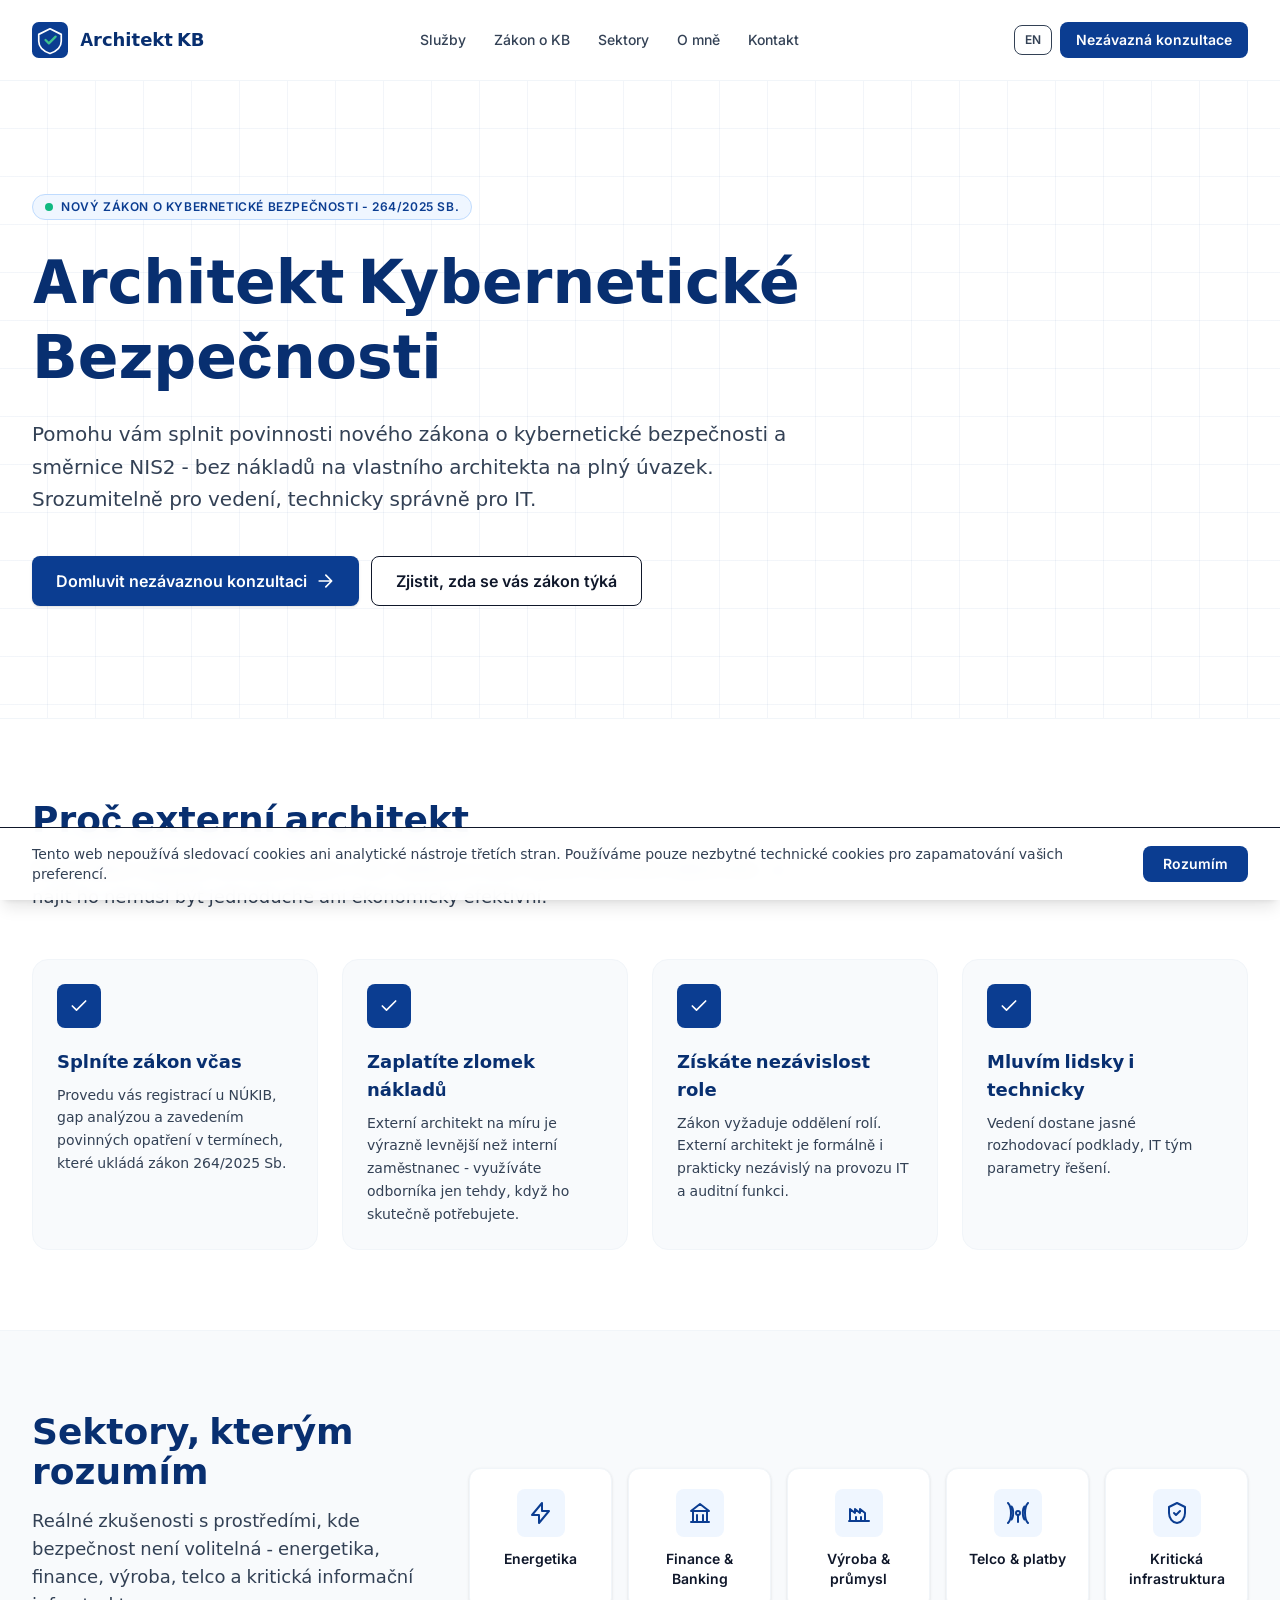
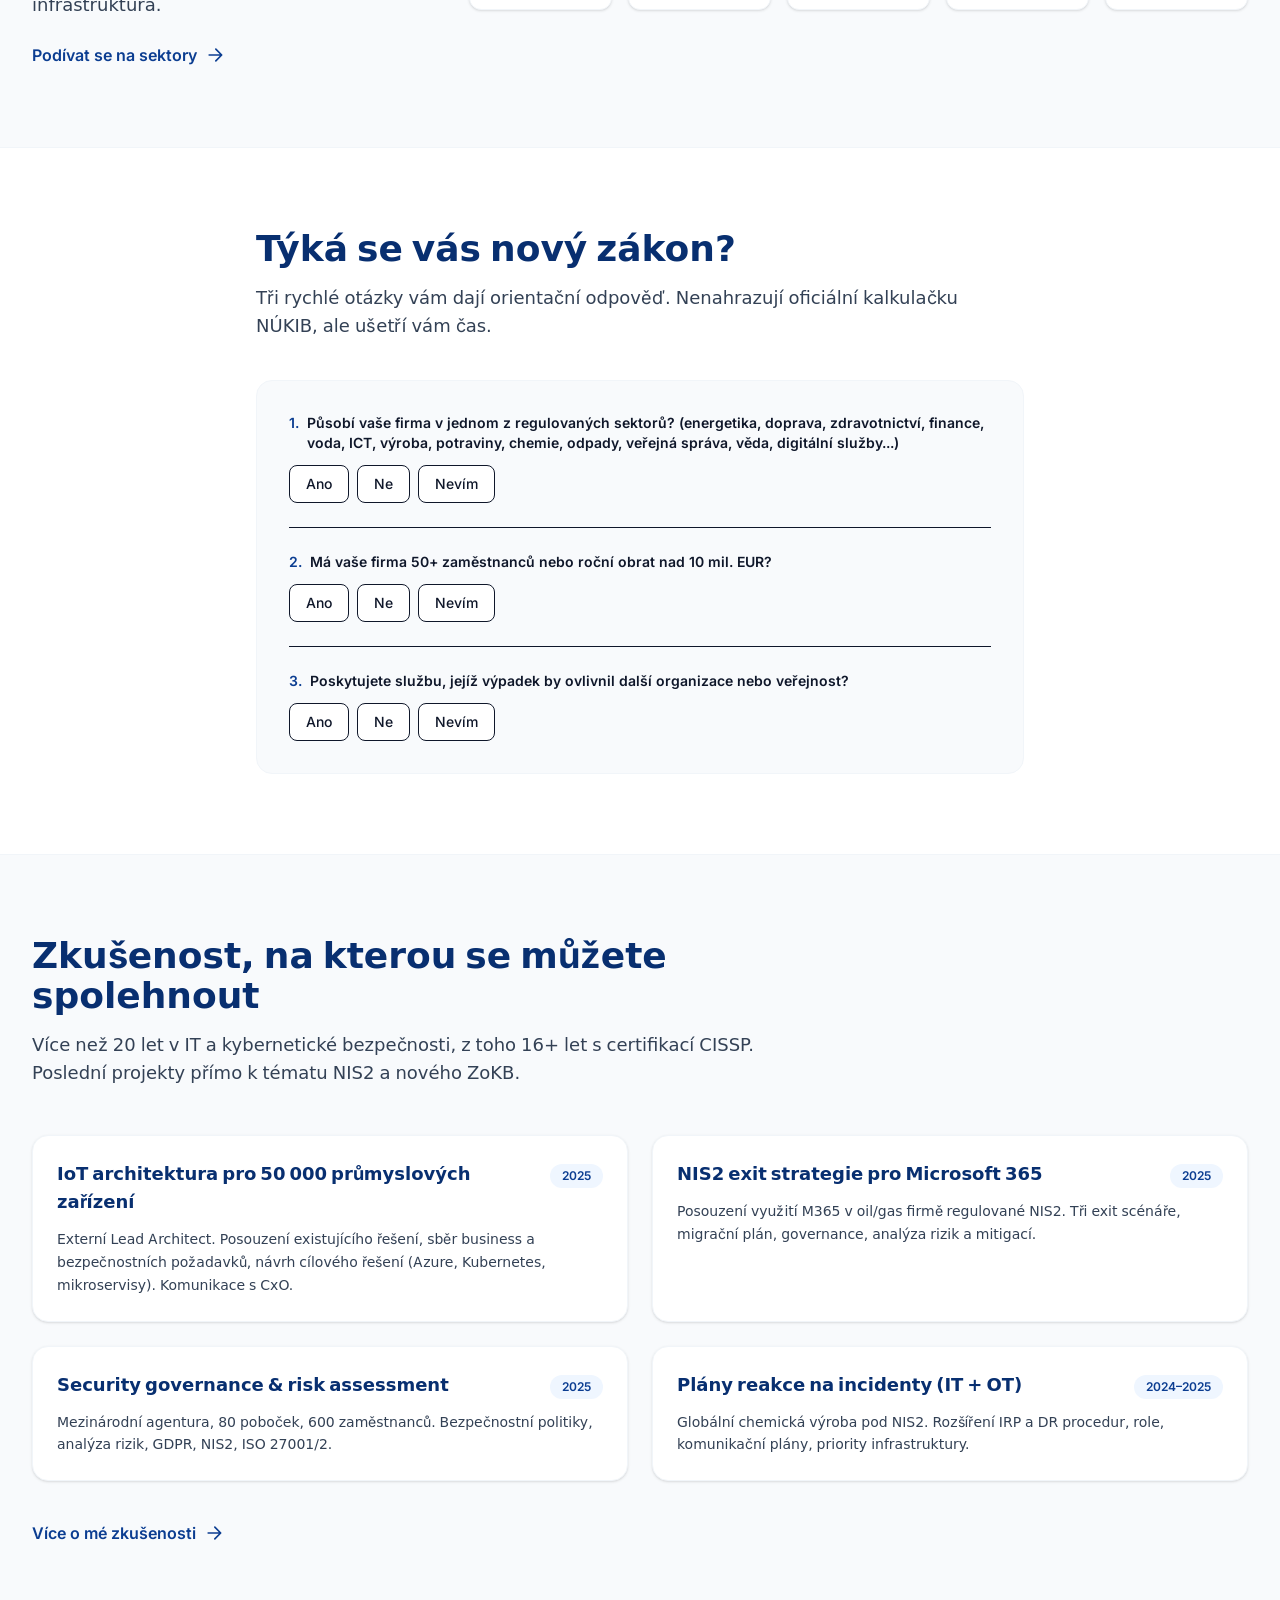
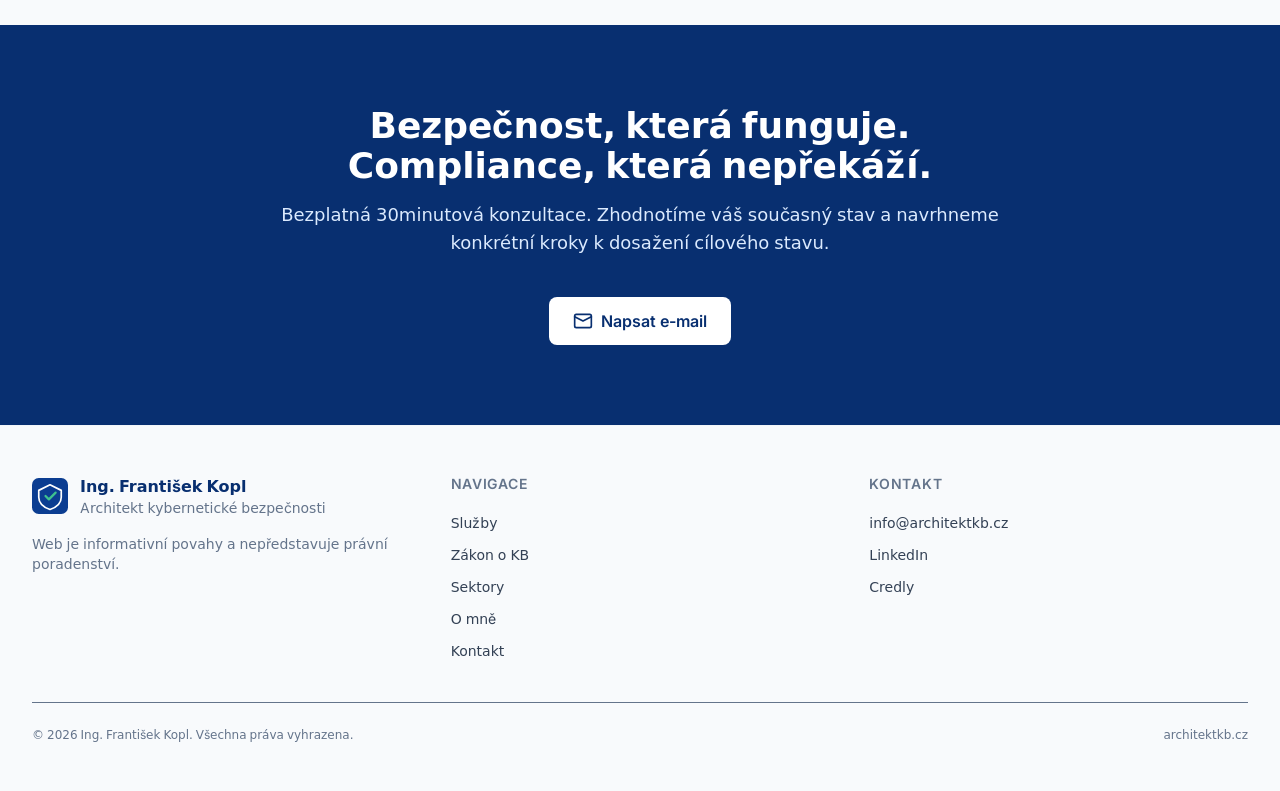
<file: index.html>
<!DOCTYPE html><html lang="cs"> <head><meta charset="UTF-8"><title>Architekt kybernetické bezpečnosti</title><meta http-equiv="refresh" content="0;url=/cs"><link rel="canonical" href="https://architektkb.cz/cs"><link rel="alternate" hreflang="cs" href="https://architektkb.cz/cs"><link rel="alternate" hreflang="en" href="https://architektkb.cz/en"><link rel="alternate" hreflang="x-default" href="https://architektkb.cz/cs"><meta name="robots" content="noindex"><script type="module">window.location.replace("/cs");</script></head> <body> <p> <a href="/cs">Pokračovat na česky</a> /
<a href="/en">Continue in English</a> </p> </body></html>
</file>
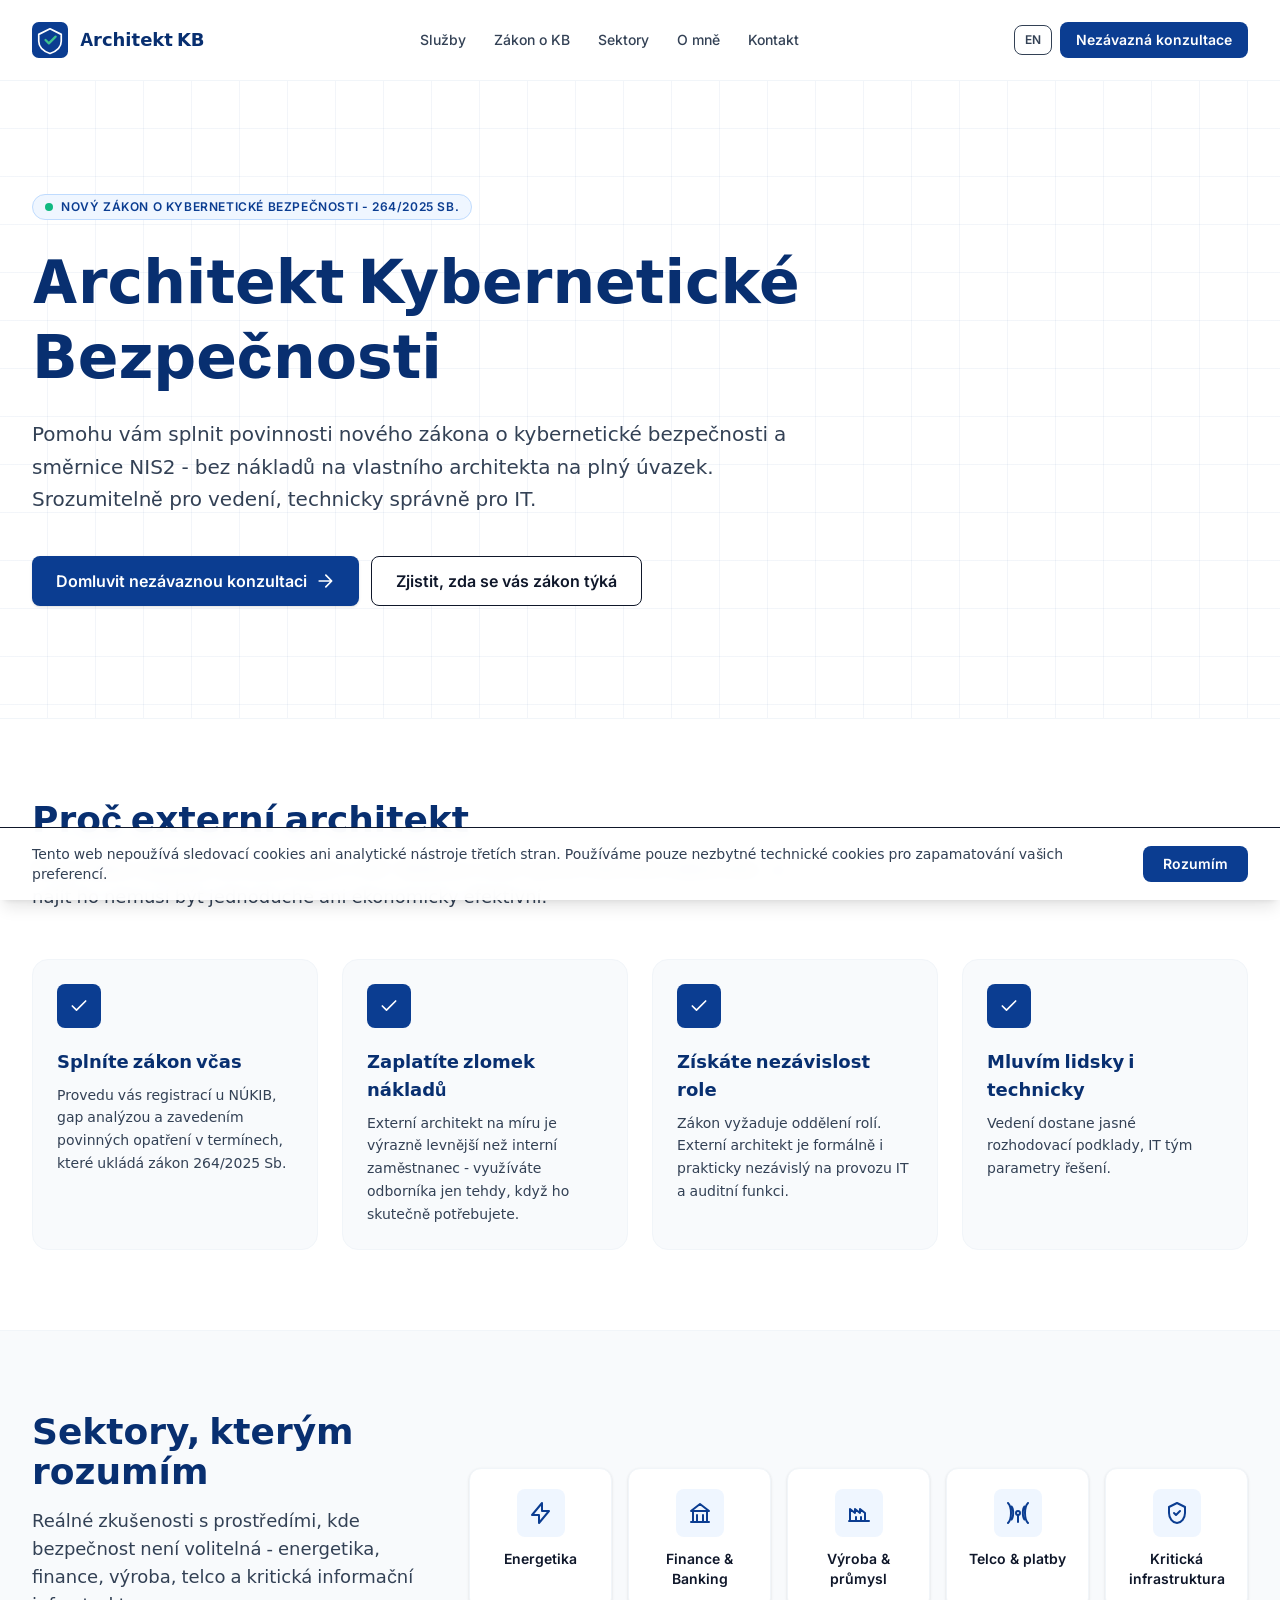
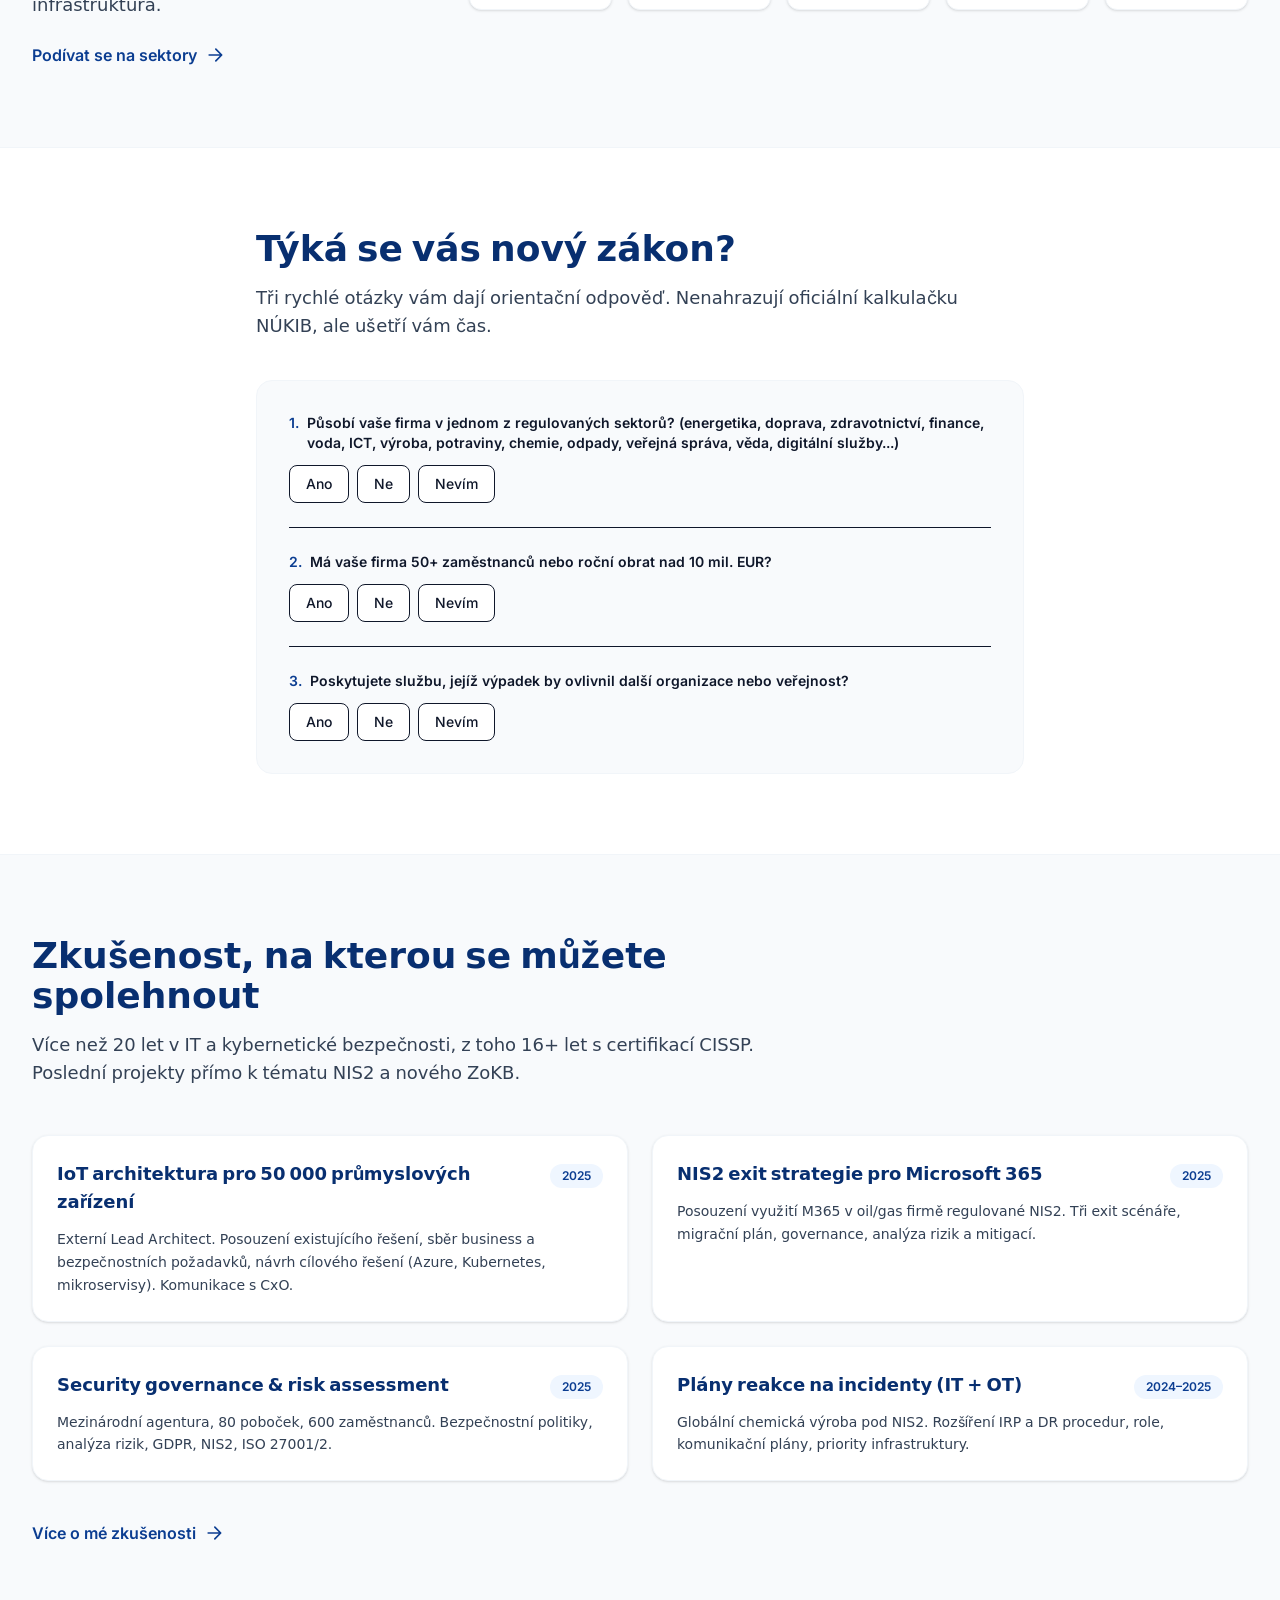
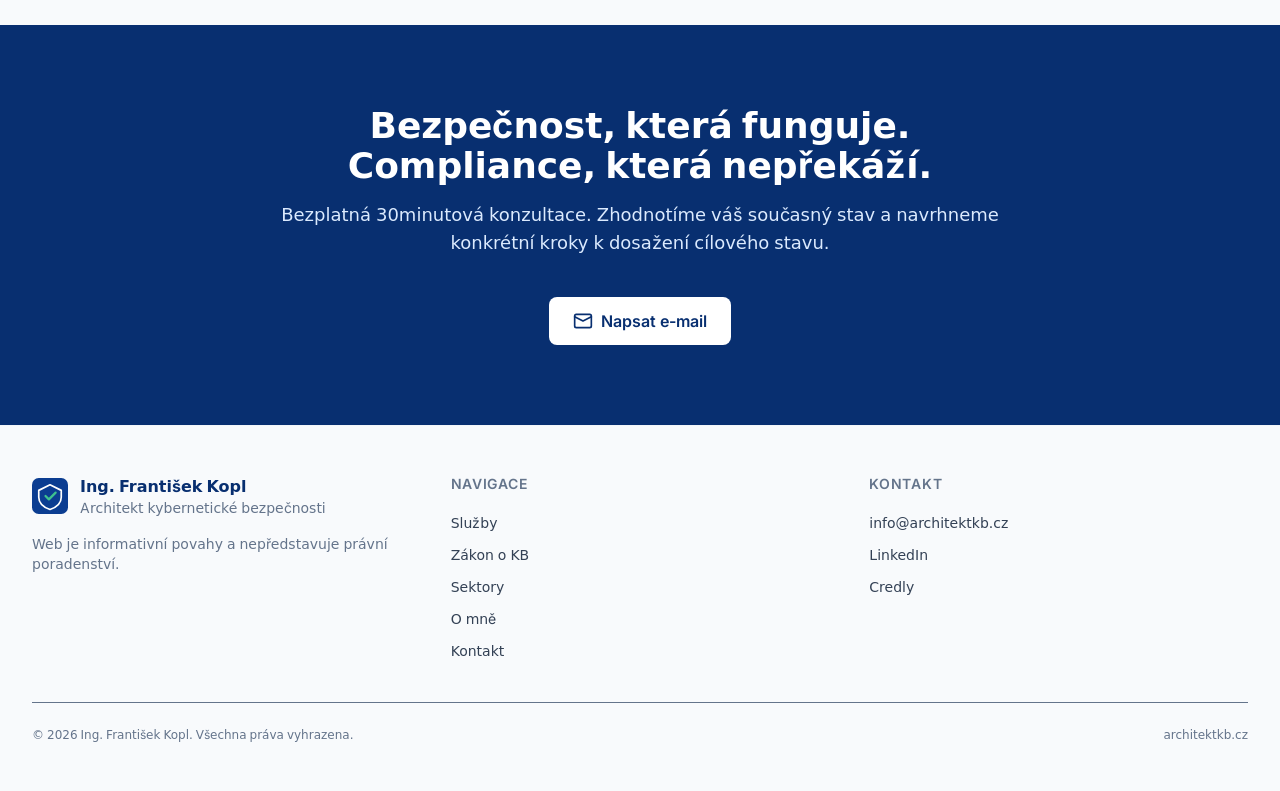
<file: cs/index.html>
<!DOCTYPE html><html lang="cs-CZ"> <head><meta charset="UTF-8"><meta name="viewport" content="width=device-width, initial-scale=1"><meta name="generator" content="Astro v5.18.1"><meta name="theme-color" content="#0b3d91"><title>Architekt KB — Architekt kybernetické bezpečnosti</title><meta name="description" content="Externí architekt kybernetické bezpečnosti pro firmy regulované novým zákonem o kybernetické bezpečnosti (264/2025 Sb.) a směrnicí NIS2. Návrh bezpečnostní architektury, řízení rizik, soulad s legislativou."><link rel="canonical" href="https://architektkb.cz/cs"><link rel="icon" type="image/svg+xml" href="/favicon.svg"><link rel="alternate" hreflang="en" href="https://architektkb.cz/en"><link rel="alternate" hreflang="cs" href="https://architektkb.cz/cs"><link rel="alternate" hreflang="x-default" href="https://architektkb.cz/cs"><!-- Open Graph --><meta property="og:type" content="website"><meta property="og:title" content="Architekt KB — Architekt kybernetické bezpečnosti"><meta property="og:description" content="Externí architekt kybernetické bezpečnosti pro firmy regulované novým zákonem o kybernetické bezpečnosti (264/2025 Sb.) a směrnicí NIS2. Návrh bezpečnostní architektury, řízení rizik, soulad s legislativou."><meta property="og:url" content="https://architektkb.cz/cs"><meta property="og:locale" content="cs_CZ"><meta property="og:site_name" content="Architekt KB"><!-- Fonts are self-hosted (no Google CDN) --><link rel="stylesheet" href="/_astro/index.B1u7h3d9.css"></head> <body class="flex min-h-screen flex-col bg-white text-ink-900"> <a href="#main" class="sr-only focus:not-sr-only focus:absolute focus:left-4 focus:top-4 focus:z-50 focus:rounded focus:bg-brand-700 focus:px-4 focus:py-2 focus:text-white"> Přeskočit na obsah </a> <header class="sticky top-0 z-40 border-b border-ink-100 bg-white/85 backdrop-blur-md"> <div class="container-prose flex h-16 items-center justify-between gap-4 md:h-20"> <a href="/cs" class="flex items-center gap-3 font-bold text-brand-800 hover:text-brand-600 transition-colors" aria-label="Architekt KB"> <svg class="h-9 w-9" viewBox="0 0 64 64" aria-hidden="true"> <rect width="64" height="64" rx="12" fill="#0b3d91"></rect> <path d="M32 12 L52 22 V34 C52 44 43 52 32 56 C21 52 12 44 12 34 V22 Z" fill="none" stroke="#ffffff" stroke-width="3" stroke-linejoin="round"></path> <path d="M24 32 L30 38 L42 26" fill="none" stroke="#3ec28f" stroke-width="4" stroke-linecap="round" stroke-linejoin="round"></path> </svg> <span class="hidden text-lg sm:inline">Architekt KB</span> </a> <nav class="hidden items-center gap-1 lg:flex" aria-label="Hlavní navigace"> <a href="/cs/sluzby" class="rounded-lg px-3 py-2 text-sm font-medium transition-colors text-ink-700 hover:text-brand-700"> Služby </a><a href="/cs/zakon" class="rounded-lg px-3 py-2 text-sm font-medium transition-colors text-ink-700 hover:text-brand-700"> Zákon o KB </a><a href="/cs/sektory" class="rounded-lg px-3 py-2 text-sm font-medium transition-colors text-ink-700 hover:text-brand-700"> Sektory </a><a href="/cs/o-mne" class="rounded-lg px-3 py-2 text-sm font-medium transition-colors text-ink-700 hover:text-brand-700"> O mně </a><a href="/cs/kontakt" class="rounded-lg px-3 py-2 text-sm font-medium transition-colors text-ink-700 hover:text-brand-700"> Kontakt </a> </nav> <div class="flex items-center gap-2"> <a href="/en" class="rounded-lg border border-ink-200 px-2.5 py-1.5 text-xs font-semibold text-ink-700 hover:border-brand-600 hover:text-brand-700 transition-colors" hreflang="en" aria-label="Switch to English"> EN </a> <a href="/cs/kontakt" class="hidden rounded-lg bg-brand-700 px-4 py-2 text-sm font-semibold text-white hover:bg-brand-600 transition-colors md:inline-block"> Nezávazná konzultace </a> <button type="button" class="inline-flex h-10 w-10 items-center justify-center rounded-lg border border-ink-200 text-ink-700 hover:border-brand-600 hover:text-brand-700 lg:hidden" aria-label="Menu" aria-expanded="false" aria-controls="mobile-nav" data-menu-toggle> <svg class="h-5 w-5" viewBox="0 0 24 24" fill="none" stroke="currentColor" stroke-width="2" stroke-linecap="round" stroke-linejoin="round"> <line x1="3" y1="6" x2="21" y2="6"></line> <line x1="3" y1="12" x2="21" y2="12"></line> <line x1="3" y1="18" x2="21" y2="18"></line> </svg> </button> </div> </div> <nav id="mobile-nav" class="hidden border-t border-ink-100 bg-white lg:hidden" aria-label="Mobilní navigace"> <div class="container-prose flex flex-col gap-1 py-3"> <a href="/cs/sluzby" class="rounded-lg px-3 py-2.5 text-sm font-medium text-ink-700 hover:bg-ink-50"> Služby </a><a href="/cs/zakon" class="rounded-lg px-3 py-2.5 text-sm font-medium text-ink-700 hover:bg-ink-50"> Zákon o KB </a><a href="/cs/sektory" class="rounded-lg px-3 py-2.5 text-sm font-medium text-ink-700 hover:bg-ink-50"> Sektory </a><a href="/cs/o-mne" class="rounded-lg px-3 py-2.5 text-sm font-medium text-ink-700 hover:bg-ink-50"> O mně </a><a href="/cs/kontakt" class="rounded-lg px-3 py-2.5 text-sm font-medium text-ink-700 hover:bg-ink-50"> Kontakt </a> <a href="/cs/kontakt" class="mt-2 rounded-lg bg-brand-700 px-3 py-2.5 text-center text-sm font-semibold text-white hover:bg-brand-600"> Nezávazná konzultace </a> </div> </nav> </header> <script type="module">const e=document.querySelector("[data-menu-toggle]"),t=document.getElementById("mobile-nav");e&&t&&e.addEventListener("click",()=>{const n=e.getAttribute("aria-expanded")==="true";e.setAttribute("aria-expanded",String(!n)),t.classList.toggle("hidden")});</script> <main id="main" class="flex-1">  <!-- Hero --><section class="hero-grid border-b border-ink-100"> <div class="container-prose py-16 md:py-24 lg:py-28"> <div class="max-w-4xl"> <p class="inline-flex items-center gap-2 rounded-full border border-brand-200 bg-brand-50 px-3 py-1 text-xs font-semibold uppercase tracking-wider text-brand-700"> <span class="h-2 w-2 rounded-full bg-accent-500"></span> Nový zákon o kybernetické bezpečnosti - 264/2025 Sb. </p> <h1 class="mt-6 text-4xl font-extrabold leading-tight text-brand-800 md:text-5xl lg:text-6xl"> Architekt Kybernetické Bezpečnosti </h1> <p class="mt-6 max-w-3xl text-lg leading-relaxed text-ink-700 md:text-xl"> Pomohu vám splnit povinnosti nového zákona o kybernetické bezpečnosti a směrnice NIS2 - bez nákladů na vlastního architekta na plný úvazek. Srozumitelně pro vedení, technicky správně pro IT. </p> <div class="mt-10 flex flex-col gap-3 sm:flex-row"> <a href="/cs/kontakt" class="inline-flex items-center justify-center gap-2 rounded-lg bg-brand-700 px-6 py-3 text-base font-semibold text-white shadow-sm hover:bg-brand-600 transition-colors"> Domluvit nezávaznou konzultaci <svg xmlns="http://www.w3.org/2000/svg" viewBox="0 0 24 24" fill="none" stroke="currentColor" stroke-width="2" stroke-linecap="round" stroke-linejoin="round" class="h-5 w-5" aria-hidden="true"><path d="M5 12h14M13 5l7 7-7 7"/></svg> </a> <a href="#quiz" class="inline-flex items-center justify-center gap-2 rounded-lg border border-ink-200 bg-white px-6 py-3 text-base font-semibold text-ink-900 hover:border-brand-600 hover:text-brand-700 transition-colors"> Zjistit, zda se vás zákon týká </a> </div> </div> </div> </section> <!-- Value proposition --> <section class="bg-white"> <div class="container-prose py-20"> <div class="max-w-3xl"> <h2 class="text-3xl font-bold text-brand-800 md:text-4xl">Proč externí architekt</h2> <p class="mt-4 text-lg text-ink-700">Nový zákon dopadá na tisíce firem v ČR. Většina z nich nemá interního odborníka - a najít ho nemusí být jednoduché ani ekonomicky efektivní.</p> </div> <div class="mt-12 grid gap-6 md:grid-cols-2 lg:grid-cols-4"> <div class="rounded-2xl border border-ink-100 bg-ink-50 p-6 transition-colors hover:border-brand-300 hover:bg-brand-50/40"> <div class="flex h-11 w-11 items-center justify-center rounded-lg bg-brand-700 text-white"> <svg xmlns="http://www.w3.org/2000/svg" viewBox="0 0 24 24" fill="none" stroke="currentColor" stroke-width="2" stroke-linecap="round" stroke-linejoin="round" class="h-5 w-5" aria-hidden="true"><path d="M20 6 9 17l-5-5"/></svg> </div> <h3 class="mt-5 text-lg font-bold text-brand-800">Splníte zákon včas</h3> <p class="mt-2 text-sm leading-relaxed text-ink-700">Provedu vás registrací u NÚKIB, gap analýzou a zavedením povinných opatření v termínech, které ukládá zákon 264/2025 Sb.</p> </div><div class="rounded-2xl border border-ink-100 bg-ink-50 p-6 transition-colors hover:border-brand-300 hover:bg-brand-50/40"> <div class="flex h-11 w-11 items-center justify-center rounded-lg bg-brand-700 text-white"> <svg xmlns="http://www.w3.org/2000/svg" viewBox="0 0 24 24" fill="none" stroke="currentColor" stroke-width="2" stroke-linecap="round" stroke-linejoin="round" class="h-5 w-5" aria-hidden="true"><path d="M20 6 9 17l-5-5"/></svg> </div> <h3 class="mt-5 text-lg font-bold text-brand-800">Zaplatíte zlomek nákladů</h3> <p class="mt-2 text-sm leading-relaxed text-ink-700">Externí architekt na míru je výrazně levnější než interní zaměstnanec - využíváte odborníka jen tehdy, když ho skutečně potřebujete.</p> </div><div class="rounded-2xl border border-ink-100 bg-ink-50 p-6 transition-colors hover:border-brand-300 hover:bg-brand-50/40"> <div class="flex h-11 w-11 items-center justify-center rounded-lg bg-brand-700 text-white"> <svg xmlns="http://www.w3.org/2000/svg" viewBox="0 0 24 24" fill="none" stroke="currentColor" stroke-width="2" stroke-linecap="round" stroke-linejoin="round" class="h-5 w-5" aria-hidden="true"><path d="M20 6 9 17l-5-5"/></svg> </div> <h3 class="mt-5 text-lg font-bold text-brand-800">Získáte nezávislost role</h3> <p class="mt-2 text-sm leading-relaxed text-ink-700">Zákon vyžaduje oddělení rolí. Externí architekt je formálně i prakticky nezávislý na provozu IT a auditní funkci.</p> </div><div class="rounded-2xl border border-ink-100 bg-ink-50 p-6 transition-colors hover:border-brand-300 hover:bg-brand-50/40"> <div class="flex h-11 w-11 items-center justify-center rounded-lg bg-brand-700 text-white"> <svg xmlns="http://www.w3.org/2000/svg" viewBox="0 0 24 24" fill="none" stroke="currentColor" stroke-width="2" stroke-linecap="round" stroke-linejoin="round" class="h-5 w-5" aria-hidden="true"><path d="M20 6 9 17l-5-5"/></svg> </div> <h3 class="mt-5 text-lg font-bold text-brand-800">Mluvím lidsky i technicky</h3> <p class="mt-2 text-sm leading-relaxed text-ink-700">Vedení dostane jasné rozhodovací podklady, IT tým parametry řešení.</p> </div> </div> </div> </section> <!-- Sectors strip --> <section class="border-y border-ink-100 bg-ink-50"> <div class="container-prose py-20"> <div class="grid gap-12 lg:grid-cols-[1fr_2fr] lg:items-center"> <div> <h2 class="text-3xl font-bold text-brand-800 md:text-4xl">Sektory, kterým rozumím</h2> <p class="mt-4 text-lg text-ink-700">Reálné zkušenosti s prostředími, kde bezpečnost není volitelná - energetika, finance, výroba, telco a kritická informační infrastruktura.</p> <a href="/cs/sektory" class="mt-6 inline-flex items-center gap-2 text-base font-semibold text-brand-700 hover:text-brand-600"> Podívat se na sektory <svg xmlns="http://www.w3.org/2000/svg" viewBox="0 0 24 24" fill="none" stroke="currentColor" stroke-width="2" stroke-linecap="round" stroke-linejoin="round" class="h-5 w-5" aria-hidden="true"><path d="M5 12h14M13 5l7 7-7 7"/></svg> </a> </div> <div class="grid grid-cols-2 gap-4 sm:grid-cols-3 lg:grid-cols-5"> <div class="flex flex-col items-center gap-3 rounded-xl border border-ink-100 bg-white p-5 text-center shadow-sm"> <div class="flex h-12 w-12 items-center justify-center rounded-lg bg-brand-50 text-brand-700"> <svg xmlns="http://www.w3.org/2000/svg" viewBox="0 0 24 24" fill="none" stroke="currentColor" stroke-width="2" stroke-linecap="round" stroke-linejoin="round" class="h-6 w-6" aria-hidden="true"><path d="M13 2 3 14h7v8l10-12h-7V2z"/></svg> </div> <p class="text-sm font-semibold text-ink-900">Energetika</p> </div><div class="flex flex-col items-center gap-3 rounded-xl border border-ink-100 bg-white p-5 text-center shadow-sm"> <div class="flex h-12 w-12 items-center justify-center rounded-lg bg-brand-50 text-brand-700"> <svg xmlns="http://www.w3.org/2000/svg" viewBox="0 0 24 24" fill="none" stroke="currentColor" stroke-width="2" stroke-linecap="round" stroke-linejoin="round" class="h-6 w-6" aria-hidden="true"><path d="M3 21h18M5 21V10M19 21V10M3 10h18L12 3 3 10zM9 21v-7M15 21v-7"/></svg> </div> <p class="text-sm font-semibold text-ink-900">Finance &amp; Banking</p> </div><div class="flex flex-col items-center gap-3 rounded-xl border border-ink-100 bg-white p-5 text-center shadow-sm"> <div class="flex h-12 w-12 items-center justify-center rounded-lg bg-brand-50 text-brand-700"> <svg xmlns="http://www.w3.org/2000/svg" viewBox="0 0 24 24" fill="none" stroke="currentColor" stroke-width="2" stroke-linecap="round" stroke-linejoin="round" class="h-6 w-6" aria-hidden="true"><path d="M2 20h20M3 20V8l5 4V8l5 4V8l5 4v8M9 20v-4M14 20v-4"/></svg> </div> <p class="text-sm font-semibold text-ink-900">Výroba &amp; průmysl</p> </div><div class="flex flex-col items-center gap-3 rounded-xl border border-ink-100 bg-white p-5 text-center shadow-sm"> <div class="flex h-12 w-12 items-center justify-center rounded-lg bg-brand-50 text-brand-700"> <svg xmlns="http://www.w3.org/2000/svg" viewBox="0 0 24 24" fill="none" stroke="currentColor" stroke-width="2" stroke-linecap="round" stroke-linejoin="round" class="h-6 w-6" aria-hidden="true"><circle cx="12" cy="12" r="2"/><path d="M12 14v7M5.5 5.5C7.7 7.7 7.7 16.3 5.5 18.5M18.5 5.5C16.3 7.7 16.3 16.3 18.5 18.5M2 2c4 4 4 16 0 20M22 2c-4 4-4 16 0 20"/></svg> </div> <p class="text-sm font-semibold text-ink-900">Telco &amp; platby</p> </div><div class="flex flex-col items-center gap-3 rounded-xl border border-ink-100 bg-white p-5 text-center shadow-sm"> <div class="flex h-12 w-12 items-center justify-center rounded-lg bg-brand-50 text-brand-700"> <svg xmlns="http://www.w3.org/2000/svg" viewBox="0 0 24 24" fill="none" stroke="currentColor" stroke-width="2" stroke-linecap="round" stroke-linejoin="round" class="h-6 w-6" aria-hidden="true"><path d="M12 2 4 6v6c0 5 3.5 9.7 8 10 4.5-.3 8-5 8-10V6l-8-4z"/><path d="m9 12 2 2 4-4"/></svg> </div> <p class="text-sm font-semibold text-ink-900">Kritická infrastruktura</p> </div> </div> </div> </div> </section> <!-- Quiz: does the law apply to you? --> <section id="quiz" class="bg-white"> <div class="container-prose py-20"> <div class="mx-auto max-w-3xl"> <h2 class="text-3xl font-bold text-brand-800 md:text-4xl">Týká se vás nový zákon?</h2> <p class="mt-4 text-lg text-ink-700">Tři rychlé otázky vám dají orientační odpověď. Nenahrazují oficiální kalkulačku NÚKIB, ale ušetří vám čas.</p> <div class="mt-10 rounded-2xl border border-ink-100 bg-ink-50 p-6 md:p-8" data-quiz> <div class="space-y-6" data-quiz-questions> <fieldset class="border-b border-ink-200 pb-6 last:border-b-0 last:pb-0"> <legend class="mb-3 flex gap-2 text-sm font-semibold text-ink-900"> <span class="text-brand-700">1.</span> <span>Působí vaše firma v jednom z regulovaných sektorů? (energetika, doprava, zdravotnictví, finance, voda, ICT, výroba, potraviny, chemie, odpady, veřejná správa, věda, digitální služby...)</span> </legend> <div class="flex flex-wrap gap-2"> <label class="inline-flex cursor-pointer items-center gap-2 rounded-lg border border-ink-200 bg-white px-4 py-2 text-sm font-medium text-ink-900 hover:border-brand-600 has-[:checked]:border-brand-700 has-[:checked]:bg-brand-50 has-[:checked]:text-brand-700"> <input type="radio" name="q1" value="yes" class="sr-only"> Ano </label> <label class="inline-flex cursor-pointer items-center gap-2 rounded-lg border border-ink-200 bg-white px-4 py-2 text-sm font-medium text-ink-900 hover:border-brand-600 has-[:checked]:border-brand-700 has-[:checked]:bg-brand-50 has-[:checked]:text-brand-700"> <input type="radio" name="q1" value="no" class="sr-only"> Ne </label> <label class="inline-flex cursor-pointer items-center gap-2 rounded-lg border border-ink-200 bg-white px-4 py-2 text-sm font-medium text-ink-900 hover:border-brand-600 has-[:checked]:border-brand-700 has-[:checked]:bg-brand-50 has-[:checked]:text-brand-700"> <input type="radio" name="q1" value="maybe" class="sr-only"> Nevím </label> </div> </fieldset><fieldset class="border-b border-ink-200 pb-6 last:border-b-0 last:pb-0"> <legend class="mb-3 flex gap-2 text-sm font-semibold text-ink-900"> <span class="text-brand-700">2.</span> <span>Má vaše firma 50+ zaměstnanců nebo roční obrat nad 10 mil. EUR?</span> </legend> <div class="flex flex-wrap gap-2"> <label class="inline-flex cursor-pointer items-center gap-2 rounded-lg border border-ink-200 bg-white px-4 py-2 text-sm font-medium text-ink-900 hover:border-brand-600 has-[:checked]:border-brand-700 has-[:checked]:bg-brand-50 has-[:checked]:text-brand-700"> <input type="radio" name="q2" value="yes" class="sr-only"> Ano </label> <label class="inline-flex cursor-pointer items-center gap-2 rounded-lg border border-ink-200 bg-white px-4 py-2 text-sm font-medium text-ink-900 hover:border-brand-600 has-[:checked]:border-brand-700 has-[:checked]:bg-brand-50 has-[:checked]:text-brand-700"> <input type="radio" name="q2" value="no" class="sr-only"> Ne </label> <label class="inline-flex cursor-pointer items-center gap-2 rounded-lg border border-ink-200 bg-white px-4 py-2 text-sm font-medium text-ink-900 hover:border-brand-600 has-[:checked]:border-brand-700 has-[:checked]:bg-brand-50 has-[:checked]:text-brand-700"> <input type="radio" name="q2" value="maybe" class="sr-only"> Nevím </label> </div> </fieldset><fieldset class="border-b border-ink-200 pb-6 last:border-b-0 last:pb-0"> <legend class="mb-3 flex gap-2 text-sm font-semibold text-ink-900"> <span class="text-brand-700">3.</span> <span>Poskytujete službu, jejíž výpadek by ovlivnil další organizace nebo veřejnost?</span> </legend> <div class="flex flex-wrap gap-2"> <label class="inline-flex cursor-pointer items-center gap-2 rounded-lg border border-ink-200 bg-white px-4 py-2 text-sm font-medium text-ink-900 hover:border-brand-600 has-[:checked]:border-brand-700 has-[:checked]:bg-brand-50 has-[:checked]:text-brand-700"> <input type="radio" name="q3" value="yes" class="sr-only"> Ano </label> <label class="inline-flex cursor-pointer items-center gap-2 rounded-lg border border-ink-200 bg-white px-4 py-2 text-sm font-medium text-ink-900 hover:border-brand-600 has-[:checked]:border-brand-700 has-[:checked]:bg-brand-50 has-[:checked]:text-brand-700"> <input type="radio" name="q3" value="no" class="sr-only"> Ne </label> <label class="inline-flex cursor-pointer items-center gap-2 rounded-lg border border-ink-200 bg-white px-4 py-2 text-sm font-medium text-ink-900 hover:border-brand-600 has-[:checked]:border-brand-700 has-[:checked]:bg-brand-50 has-[:checked]:text-brand-700"> <input type="radio" name="q3" value="maybe" class="sr-only"> Nevím </label> </div> </fieldset> </div> <div data-quiz-result class="mt-6 hidden"> <div data-quiz-result-likely class="hidden rounded-xl border border-accent-500 bg-emerald-50 p-5"> <div class="flex items-start gap-3"> <div class="mt-0.5 flex h-8 w-8 shrink-0 items-center justify-center rounded-full bg-accent-600 text-white"> <svg xmlns="http://www.w3.org/2000/svg" viewBox="0 0 24 24" fill="none" stroke="currentColor" stroke-width="2" stroke-linecap="round" stroke-linejoin="round" class="h-4 w-4" aria-hidden="true"><path d="m21.7 19-9-15.5a1.7 1.7 0 0 0-3 0L.7 19a1.7 1.7 0 0 0 1.5 2.5h18a1.7 1.7 0 0 0 1.5-2.5z"/><path d="M12 9v4M12 17h.01"/></svg> </div> <div> <h3 class="font-bold text-ink-900">Pravděpodobně se vás zákon týká</h3> <p class="mt-2 text-sm text-ink-700">Doporučuji ověřit zařazení v oficiální kalkulačce NÚKIB a domluvit si bezplatnou úvodní konzultaci. Termíny jsou krátké - registrace musí proběhnout do 60 dní od vzniku povinnosti.</p> <div class="mt-4 flex flex-wrap gap-3"> <a href="/cs/kontakt" class="inline-flex items-center gap-2 rounded-lg bg-brand-700 px-4 py-2 text-sm font-semibold text-white hover:bg-brand-600"> Domluvit konzultaci <svg xmlns="http://www.w3.org/2000/svg" viewBox="0 0 24 24" fill="none" stroke="currentColor" stroke-width="2" stroke-linecap="round" stroke-linejoin="round" class="h-4 w-4" aria-hidden="true"><path d="M5 12h14M13 5l7 7-7 7"/></svg> </a> <a href="https://portal.nukib.gov.cz/" rel="noopener" class="inline-flex items-center gap-2 rounded-lg border border-ink-200 bg-white px-4 py-2 text-sm font-semibold text-ink-900 hover:border-brand-600 hover:text-brand-700"> Otevřít kalkulačku NÚKIB <svg xmlns="http://www.w3.org/2000/svg" viewBox="0 0 24 24" fill="none" stroke="currentColor" stroke-width="2" stroke-linecap="round" stroke-linejoin="round" class="h-4 w-4" aria-hidden="true"><path d="M18 13v6a2 2 0 0 1-2 2H5a2 2 0 0 1-2-2V8a2 2 0 0 1 2-2h6"/><path d="M15 3h6v6"/><path d="M10 14 21 3"/></svg> </a> </div> </div> </div> </div> <div data-quiz-result-unlikely class="hidden rounded-xl border border-ink-200 bg-white p-5"> <h3 class="font-bold text-ink-900">Pravděpodobně se vás zákon přímo netýká</h3> <p class="mt-2 text-sm text-ink-700">I tak doporučuji ověřit v oficiální kalkulačce NÚKIB. Pokud jste dodavatelem regulovaného subjektu, můžete být dotčeni nepřímo přes požadavky dodavatelského řetězce.</p> <div class="mt-4"> <a href="https://portal.nukib.gov.cz/" rel="noopener" class="inline-flex items-center gap-2 rounded-lg border border-ink-200 bg-ink-50 px-4 py-2 text-sm font-semibold text-ink-900 hover:border-brand-600 hover:text-brand-700"> Otevřít kalkulačku NÚKIB <svg xmlns="http://www.w3.org/2000/svg" viewBox="0 0 24 24" fill="none" stroke="currentColor" stroke-width="2" stroke-linecap="round" stroke-linejoin="round" class="h-4 w-4" aria-hidden="true"><path d="M18 13v6a2 2 0 0 1-2 2H5a2 2 0 0 1-2-2V8a2 2 0 0 1 2-2h6"/><path d="M15 3h6v6"/><path d="M10 14 21 3"/></svg> </a> </div> </div> <button type="button" data-quiz-reset class="mt-4 text-sm text-ink-500 hover:text-brand-700 underline"> Začít znovu </button> </div> </div> </div> </div> </section> <!-- Experience timeline --> <section class="border-t border-ink-100 bg-ink-50"> <div class="container-prose py-20"> <div class="max-w-3xl"> <h2 class="text-3xl font-bold text-brand-800 md:text-4xl">Zkušenost, na kterou se můžete spolehnout</h2> <p class="mt-4 text-lg text-ink-700">Více než 20 let v IT a kybernetické bezpečnosti, z toho 16+ let s certifikací CISSP. Poslední projekty přímo k tématu NIS2 a nového ZoKB.</p> </div> <div class="mt-12 grid gap-6 md:grid-cols-2"> <article class="rounded-2xl border border-ink-100 bg-white p-6 shadow-sm"> <div class="flex items-baseline justify-between gap-4"> <h3 class="text-lg font-bold text-brand-800">IoT architektura pro 50 000 průmyslových zařízení</h3> <span class="shrink-0 rounded-full bg-brand-50 px-3 py-1 text-xs font-semibold text-brand-700">2025</span> </div> <p class="mt-3 text-sm leading-relaxed text-ink-700">Externí Lead Architect. Posouzení existujícího řešení, sběr business a bezpečnostních požadavků, návrh cílového řešení (Azure, Kubernetes, mikroservisy). Komunikace s CxO.</p> </article><article class="rounded-2xl border border-ink-100 bg-white p-6 shadow-sm"> <div class="flex items-baseline justify-between gap-4"> <h3 class="text-lg font-bold text-brand-800">NIS2 exit strategie pro Microsoft 365</h3> <span class="shrink-0 rounded-full bg-brand-50 px-3 py-1 text-xs font-semibold text-brand-700">2025</span> </div> <p class="mt-3 text-sm leading-relaxed text-ink-700">Posouzení využití M365 v oil/gas firmě regulované NIS2. Tři exit scénáře, migrační plán, governance, analýza rizik a mitigací.</p> </article><article class="rounded-2xl border border-ink-100 bg-white p-6 shadow-sm"> <div class="flex items-baseline justify-between gap-4"> <h3 class="text-lg font-bold text-brand-800">Security governance &amp; risk assessment</h3> <span class="shrink-0 rounded-full bg-brand-50 px-3 py-1 text-xs font-semibold text-brand-700">2025</span> </div> <p class="mt-3 text-sm leading-relaxed text-ink-700">Mezinárodní agentura, 80 poboček, 600 zaměstnanců. Bezpečnostní politiky, analýza rizik, GDPR, NIS2, ISO 27001/2.</p> </article><article class="rounded-2xl border border-ink-100 bg-white p-6 shadow-sm"> <div class="flex items-baseline justify-between gap-4"> <h3 class="text-lg font-bold text-brand-800">Plány reakce na incidenty (IT + OT)</h3> <span class="shrink-0 rounded-full bg-brand-50 px-3 py-1 text-xs font-semibold text-brand-700">2024–2025</span> </div> <p class="mt-3 text-sm leading-relaxed text-ink-700">Globální chemická výroba pod NIS2. Rozšíření IRP a DR procedur, role, komunikační plány, priority infrastruktury.</p> </article> </div> <div class="mt-10"> <a href="/cs/o-mne" class="inline-flex items-center gap-2 text-base font-semibold text-brand-700 hover:text-brand-600"> Více o mé zkušenosti <svg xmlns="http://www.w3.org/2000/svg" viewBox="0 0 24 24" fill="none" stroke="currentColor" stroke-width="2" stroke-linecap="round" stroke-linejoin="round" class="h-5 w-5" aria-hidden="true"><path d="M5 12h14M13 5l7 7-7 7"/></svg> </a> </div> </div> </section> <!-- Final CTA --> <section class="bg-brand-800"> <div class="container-prose py-20"> <div class="mx-auto max-w-3xl text-center"> <h2 class="text-3xl font-bold text-white md:text-4xl">Bezpečnost, která funguje.<br>Compliance, která nepřekáží.</h2> <p class="mt-4 text-lg text-brand-100">Bezplatná 30minutová konzultace. Zhodnotíme váš současný stav a navrhneme konkrétní kroky k dosažení cílového stavu.</p> <div class="mt-10"> <a id="oe-j641c2" href="#" class="inline-flex items-center gap-2 rounded-lg bg-white px-6 py-3 text-base font-semibold text-brand-800 hover:bg-brand-50" data-u="info" data-d="architektkb.cz" data-s data-b aria-label="Email">  <svg xmlns="http://www.w3.org/2000/svg" viewBox="0 0 24 24" fill="none" stroke="currentColor" stroke-width="2" stroke-linecap="round" stroke-linejoin="round" class="h-5 w-5" aria-hidden="true"><rect x="2" y="4" width="20" height="16" rx="2"/><path d="m22 7-10 5L2 7"/></svg> Napsat e-mail </a> <script>(function(){const id = "oe-j641c2";

  (function () {
    const el = document.getElementById(id);
    if (!el) return;
    const u = el.dataset.u;
    const d = el.dataset.d;
    const addr = u + '@' + d;

    // Build mailto href
    let href = 'mai' + 'lto:' + addr;
    const params = [];
    if (el.dataset.s) params.push('subject=' + encodeURIComponent(el.dataset.s));
    if (el.dataset.b) params.push('body=' + encodeURIComponent(el.dataset.b));
    if (params.length) href += '?' + params.join('&');
    el.href = href;

    // Replace placeholder text if present
    const placeholder = el.querySelector('.oe-placeholder');
    if (placeholder) placeholder.textContent = addr;

    // Clean up data attributes
    delete el.dataset.u;
    delete el.dataset.d;
    delete el.dataset.s;
    delete el.dataset.b;
  })();
})();</script> </div> </div> </div> </section> <script type="module">document.querySelectorAll("[data-quiz]").forEach(e=>{const n=e.querySelectorAll('input[type="radio"]'),s=e.querySelector("[data-quiz-result]"),a=e.querySelector("[data-quiz-result-likely]"),d=e.querySelector("[data-quiz-result-unlikely]"),i=e.querySelector("[data-quiz-reset]");function u(){const t=["q1","q2","q3"],l={};let o=0;if(t.forEach(c=>{const r=e.querySelector(`input[name="${c}"]:checked`);r&&(l[c]=r.value,o++)}),o<3)return;const h=Object.values(l).filter(c=>c==="yes").length,y=l.q1==="yes"&&(h>=2||l.q3!=="no");s&&s.classList.remove("hidden"),y?(a?.classList.remove("hidden"),d?.classList.add("hidden")):(d?.classList.remove("hidden"),a?.classList.add("hidden")),s?.scrollIntoView({behavior:"smooth",block:"nearest"})}n.forEach(t=>t.addEventListener("change",u)),i?.addEventListener("click",()=>{n.forEach(t=>t.checked=!1),s?.classList.add("hidden"),a?.classList.add("hidden"),d?.classList.add("hidden")})});</script>  </main> <footer class="border-t border-ink-100 bg-ink-50"> <div class="container-prose py-12"> <div class="grid gap-10 md:grid-cols-3"> <div> <div class="flex items-center gap-3"> <svg class="h-9 w-9" viewBox="0 0 64 64" aria-hidden="true"> <rect width="64" height="64" rx="12" fill="#0b3d91"></rect> <path d="M32 12 L52 22 V34 C52 44 43 52 32 56 C21 52 12 44 12 34 V22 Z" fill="none" stroke="#ffffff" stroke-width="3" stroke-linejoin="round"></path> <path d="M24 32 L30 38 L42 26" fill="none" stroke="#3ec28f" stroke-width="4" stroke-linecap="round" stroke-linejoin="round"></path> </svg> <div> <p class="font-bold text-brand-800">Ing. František Kopl</p> <p class="text-sm text-ink-500">Architekt kybernetické bezpečnosti</p> </div> </div> <p class="mt-4 max-w-sm text-sm text-ink-500">Web je informativní povahy a nepředstavuje právní poradenství.</p> </div> <div> <h2 class="text-sm font-semibold uppercase tracking-wider text-ink-500">Navigace</h2> <ul class="mt-4 space-y-2"> <li> <a href="/cs/sluzby" class="text-sm text-ink-700 hover:text-brand-700"> Služby </a> </li><li> <a href="/cs/zakon" class="text-sm text-ink-700 hover:text-brand-700"> Zákon o KB </a> </li><li> <a href="/cs/sektory" class="text-sm text-ink-700 hover:text-brand-700"> Sektory </a> </li><li> <a href="/cs/o-mne" class="text-sm text-ink-700 hover:text-brand-700"> O mně </a> </li><li> <a href="/cs/kontakt" class="text-sm text-ink-700 hover:text-brand-700"> Kontakt </a> </li> </ul> </div> <div> <h2 class="text-sm font-semibold uppercase tracking-wider text-ink-500">Kontakt</h2> <ul class="mt-4 space-y-2"> <li> <a id="oe-akwz0b" href="#" class="text-sm text-ink-700 hover:text-brand-700" data-u="info" data-d="architektkb.cz" data-s data-b aria-label="Email">  <span class="oe-placeholder">[info at architektkb.cz]</span>  </a> <script>(function(){const id = "oe-akwz0b";

  (function () {
    const el = document.getElementById(id);
    if (!el) return;
    const u = el.dataset.u;
    const d = el.dataset.d;
    const addr = u + '@' + d;

    // Build mailto href
    let href = 'mai' + 'lto:' + addr;
    const params = [];
    if (el.dataset.s) params.push('subject=' + encodeURIComponent(el.dataset.s));
    if (el.dataset.b) params.push('body=' + encodeURIComponent(el.dataset.b));
    if (params.length) href += '?' + params.join('&');
    el.href = href;

    // Replace placeholder text if present
    const placeholder = el.querySelector('.oe-placeholder');
    if (placeholder) placeholder.textContent = addr;

    // Clean up data attributes
    delete el.dataset.u;
    delete el.dataset.d;
    delete el.dataset.s;
    delete el.dataset.b;
  })();
})();</script> </li> <li> <a href="https://www.linkedin.com/in/frantisek-kopl" rel="noopener" class="text-sm text-ink-700 hover:text-brand-700">
LinkedIn
</a> </li> <li> <a href="https://www.credly.com/users/frantisek-kopl" rel="noopener" class="text-sm text-ink-700 hover:text-brand-700">
Credly
</a> </li> </ul> </div> </div> <div class="mt-10 flex flex-col items-start justify-between gap-2 border-t border-ink-200 pt-6 text-xs text-ink-500 md:flex-row md:items-center"> <p>© 2026 Ing. František Kopl. Všechna práva vyhrazena.</p> <p>architektkb.cz</p> </div> </div> </footer> <div id="cookie-banner" class="fixed inset-x-0 bottom-0 z-50 hidden border-t border-ink-200 bg-white/95 backdrop-blur-sm shadow-lg" role="alert" aria-live="polite"> <div class="container-prose flex flex-col items-start gap-4 py-4 sm:flex-row sm:items-center sm:justify-between"> <p class="text-sm text-ink-700">Tento web nepoužívá sledovací cookies ani analytické nástroje třetích stran. Používáme pouze nezbytné technické cookies pro zapamatování vašich preferencí.</p> <button type="button" id="cookie-accept" class="shrink-0 rounded-lg bg-brand-700 px-5 py-2 text-sm font-semibold text-white hover:bg-brand-600 transition-colors"> Rozumím </button> </div> </div> <script type="module">const t="architektkb_cookie_consent",e=document.getElementById("cookie-banner"),c=document.getElementById("cookie-accept");e&&!localStorage.getItem(t)&&e.classList.remove("hidden");c?.addEventListener("click",()=>{localStorage.setItem(t,"accepted"),e?.classList.add("hidden")});</script> </body></html>
</file>
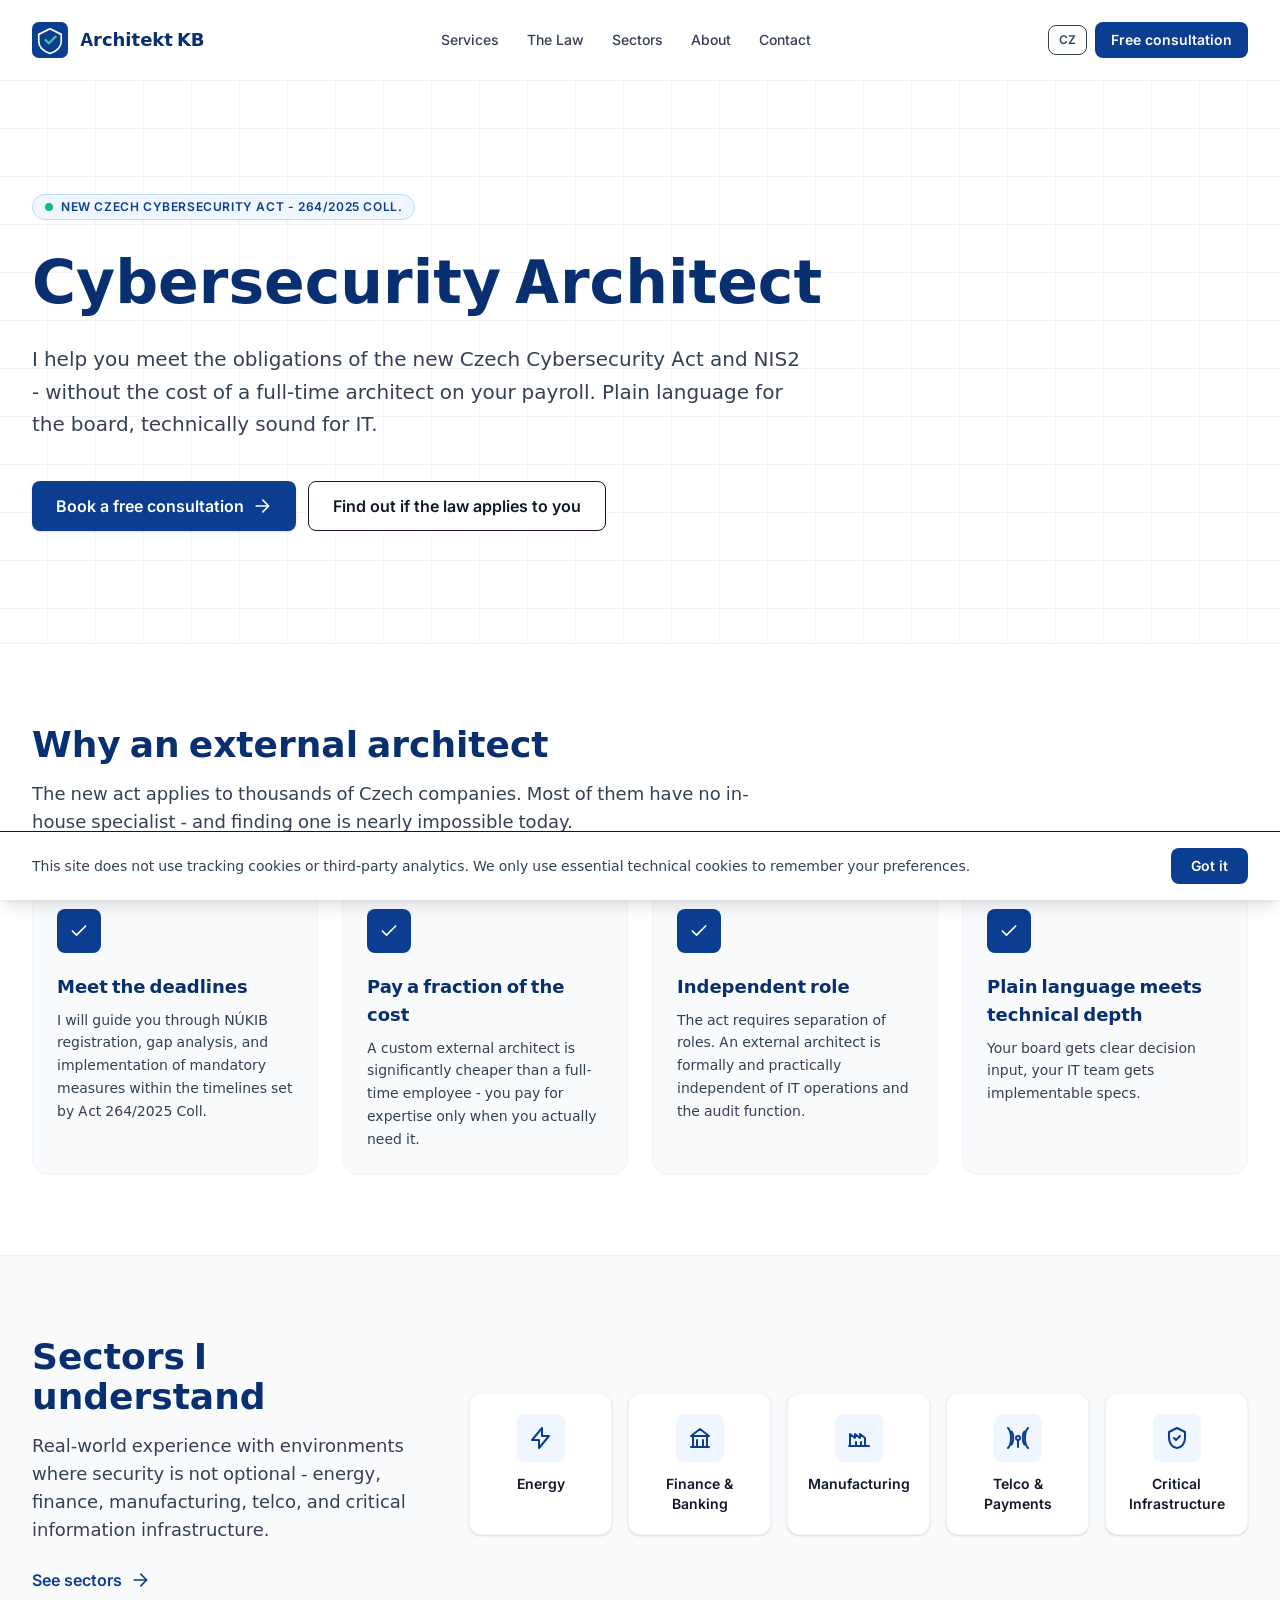
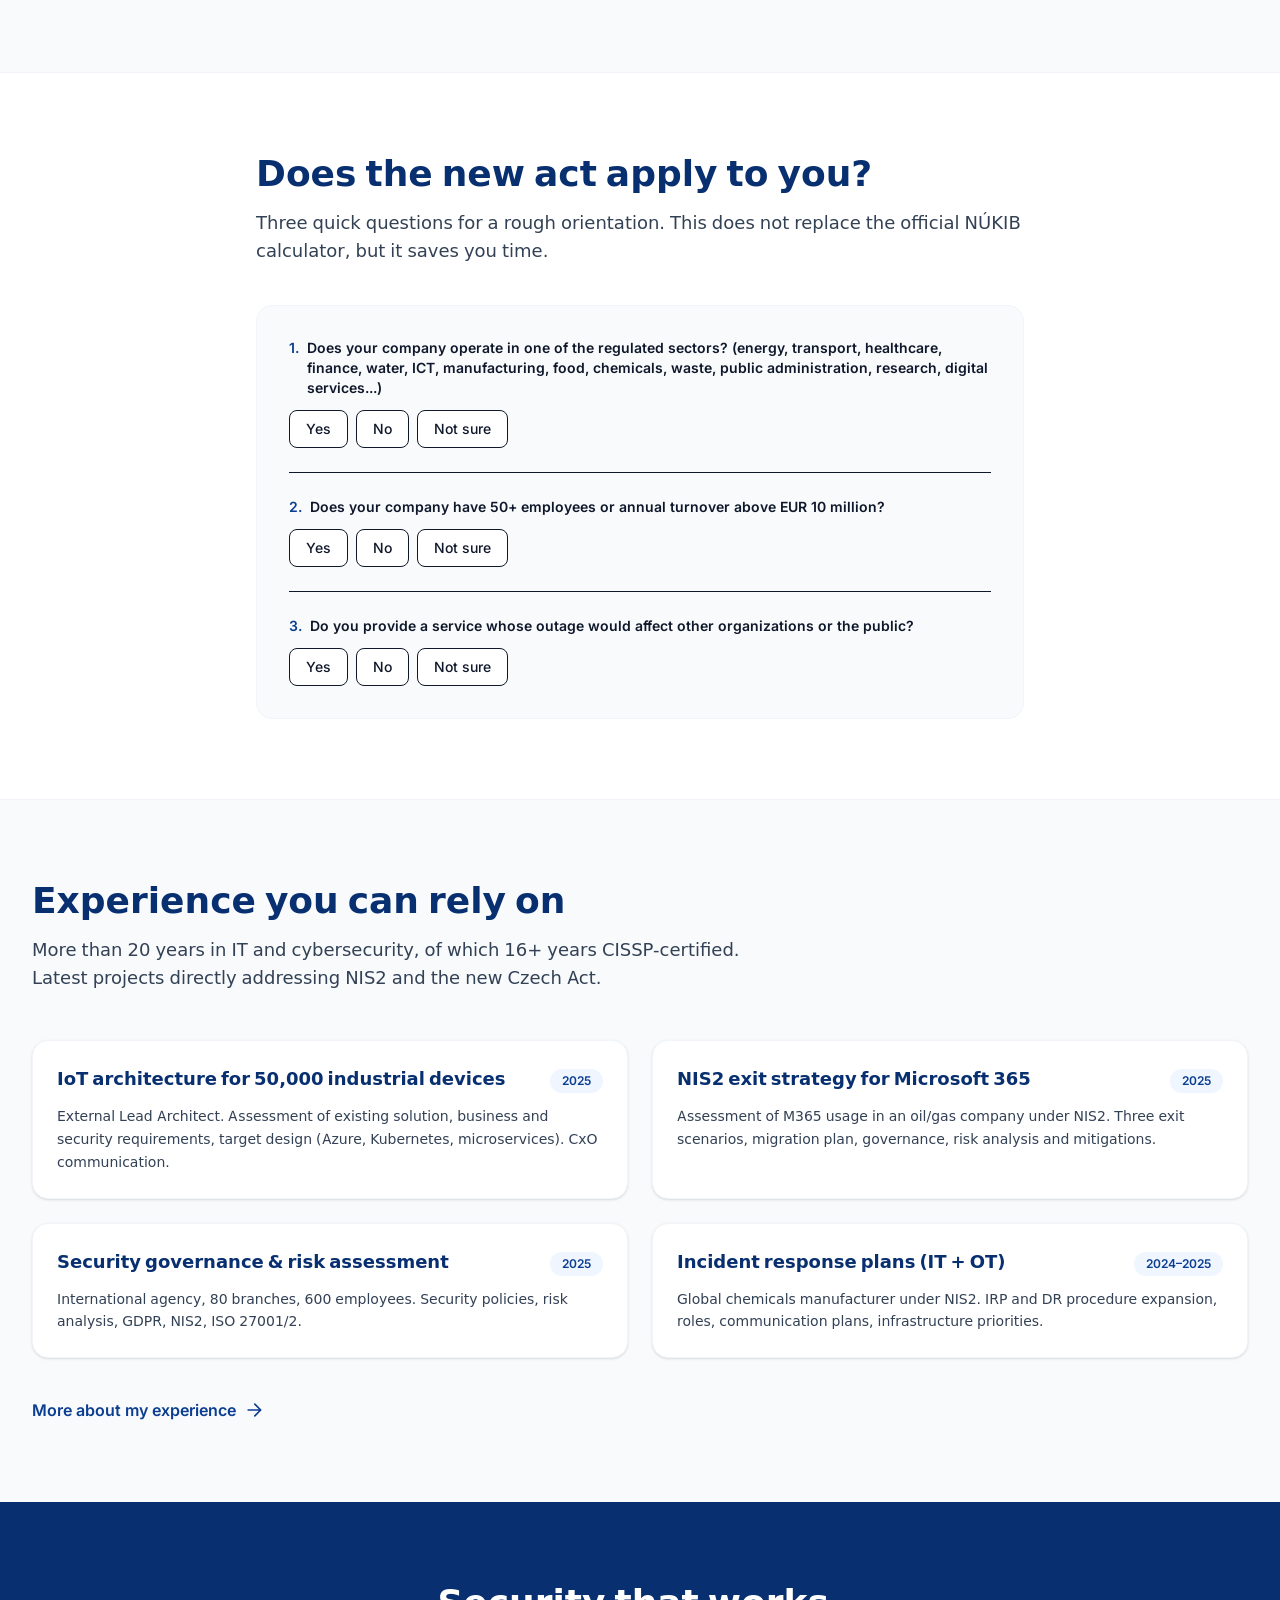
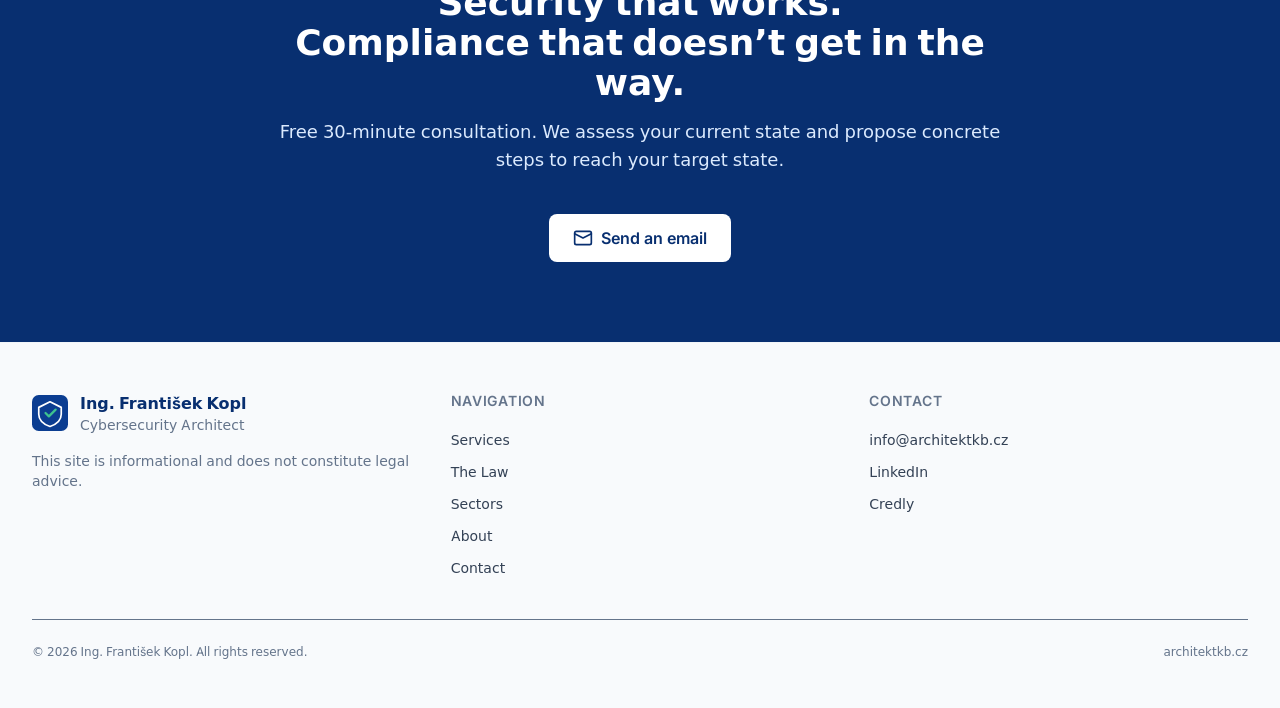
<file: en/index.html>
<!DOCTYPE html><html lang="en-US"> <head><meta charset="UTF-8"><meta name="viewport" content="width=device-width, initial-scale=1"><meta name="generator" content="Astro v5.18.1"><meta name="theme-color" content="#0b3d91"><title>Architekt KB — External Cybersecurity Architect</title><meta name="description" content="External cybersecurity architect for organizations regulated by the new Czech Cybersecurity Act (264/2025 Coll.) and the NIS2 Directive. Security architecture, risk management, regulatory compliance."><link rel="canonical" href="https://architektkb.cz/en"><link rel="icon" type="image/svg+xml" href="/favicon.svg"><link rel="alternate" hreflang="cs" href="https://architektkb.cz/cs"><link rel="alternate" hreflang="en" href="https://architektkb.cz/en"><link rel="alternate" hreflang="x-default" href="https://architektkb.cz/cs"><!-- Open Graph --><meta property="og:type" content="website"><meta property="og:title" content="Architekt KB — External Cybersecurity Architect"><meta property="og:description" content="External cybersecurity architect for organizations regulated by the new Czech Cybersecurity Act (264/2025 Coll.) and the NIS2 Directive. Security architecture, risk management, regulatory compliance."><meta property="og:url" content="https://architektkb.cz/en"><meta property="og:locale" content="en_US"><meta property="og:site_name" content="Architekt KB"><!-- Fonts are self-hosted (no Google CDN) --><link rel="stylesheet" href="/_astro/index.B1u7h3d9.css"></head> <body class="flex min-h-screen flex-col bg-white text-ink-900"> <a href="#main" class="sr-only focus:not-sr-only focus:absolute focus:left-4 focus:top-4 focus:z-50 focus:rounded focus:bg-brand-700 focus:px-4 focus:py-2 focus:text-white"> Skip to content </a> <header class="sticky top-0 z-40 border-b border-ink-100 bg-white/85 backdrop-blur-md"> <div class="container-prose flex h-16 items-center justify-between gap-4 md:h-20"> <a href="/en" class="flex items-center gap-3 font-bold text-brand-800 hover:text-brand-600 transition-colors" aria-label="Architekt KB"> <svg class="h-9 w-9" viewBox="0 0 64 64" aria-hidden="true"> <rect width="64" height="64" rx="12" fill="#0b3d91"></rect> <path d="M32 12 L52 22 V34 C52 44 43 52 32 56 C21 52 12 44 12 34 V22 Z" fill="none" stroke="#ffffff" stroke-width="3" stroke-linejoin="round"></path> <path d="M24 32 L30 38 L42 26" fill="none" stroke="#3ec28f" stroke-width="4" stroke-linecap="round" stroke-linejoin="round"></path> </svg> <span class="hidden text-lg sm:inline">Architekt KB</span> </a> <nav class="hidden items-center gap-1 lg:flex" aria-label="Hlavní navigace"> <a href="/en/services" class="rounded-lg px-3 py-2 text-sm font-medium transition-colors text-ink-700 hover:text-brand-700"> Services </a><a href="/en/law" class="rounded-lg px-3 py-2 text-sm font-medium transition-colors text-ink-700 hover:text-brand-700"> The Law </a><a href="/en/sectors" class="rounded-lg px-3 py-2 text-sm font-medium transition-colors text-ink-700 hover:text-brand-700"> Sectors </a><a href="/en/about" class="rounded-lg px-3 py-2 text-sm font-medium transition-colors text-ink-700 hover:text-brand-700"> About </a><a href="/en/contact" class="rounded-lg px-3 py-2 text-sm font-medium transition-colors text-ink-700 hover:text-brand-700"> Contact </a> </nav> <div class="flex items-center gap-2"> <a href="/cs" class="rounded-lg border border-ink-200 px-2.5 py-1.5 text-xs font-semibold text-ink-700 hover:border-brand-600 hover:text-brand-700 transition-colors" hreflang="cs" aria-label="Přepnout do češtiny"> CZ </a> <a href="/en/contact" class="hidden rounded-lg bg-brand-700 px-4 py-2 text-sm font-semibold text-white hover:bg-brand-600 transition-colors md:inline-block"> Free consultation </a> <button type="button" class="inline-flex h-10 w-10 items-center justify-center rounded-lg border border-ink-200 text-ink-700 hover:border-brand-600 hover:text-brand-700 lg:hidden" aria-label="Menu" aria-expanded="false" aria-controls="mobile-nav" data-menu-toggle> <svg class="h-5 w-5" viewBox="0 0 24 24" fill="none" stroke="currentColor" stroke-width="2" stroke-linecap="round" stroke-linejoin="round"> <line x1="3" y1="6" x2="21" y2="6"></line> <line x1="3" y1="12" x2="21" y2="12"></line> <line x1="3" y1="18" x2="21" y2="18"></line> </svg> </button> </div> </div> <nav id="mobile-nav" class="hidden border-t border-ink-100 bg-white lg:hidden" aria-label="Mobilní navigace"> <div class="container-prose flex flex-col gap-1 py-3"> <a href="/en/services" class="rounded-lg px-3 py-2.5 text-sm font-medium text-ink-700 hover:bg-ink-50"> Services </a><a href="/en/law" class="rounded-lg px-3 py-2.5 text-sm font-medium text-ink-700 hover:bg-ink-50"> The Law </a><a href="/en/sectors" class="rounded-lg px-3 py-2.5 text-sm font-medium text-ink-700 hover:bg-ink-50"> Sectors </a><a href="/en/about" class="rounded-lg px-3 py-2.5 text-sm font-medium text-ink-700 hover:bg-ink-50"> About </a><a href="/en/contact" class="rounded-lg px-3 py-2.5 text-sm font-medium text-ink-700 hover:bg-ink-50"> Contact </a> <a href="/en/contact" class="mt-2 rounded-lg bg-brand-700 px-3 py-2.5 text-center text-sm font-semibold text-white hover:bg-brand-600"> Free consultation </a> </div> </nav> </header> <script type="module">const e=document.querySelector("[data-menu-toggle]"),t=document.getElementById("mobile-nav");e&&t&&e.addEventListener("click",()=>{const n=e.getAttribute("aria-expanded")==="true";e.setAttribute("aria-expanded",String(!n)),t.classList.toggle("hidden")});</script> <main id="main" class="flex-1">  <!-- Hero --><section class="hero-grid border-b border-ink-100"> <div class="container-prose py-16 md:py-24 lg:py-28"> <div class="max-w-4xl"> <p class="inline-flex items-center gap-2 rounded-full border border-brand-200 bg-brand-50 px-3 py-1 text-xs font-semibold uppercase tracking-wider text-brand-700"> <span class="h-2 w-2 rounded-full bg-accent-500"></span> New Czech Cybersecurity Act - 264/2025 Coll. </p> <h1 class="mt-6 text-4xl font-extrabold leading-tight text-brand-800 md:text-5xl lg:text-6xl"> Cybersecurity Architect </h1> <p class="mt-6 max-w-3xl text-lg leading-relaxed text-ink-700 md:text-xl"> I help you meet the obligations of the new Czech Cybersecurity Act and NIS2 - without the cost of a full-time architect on your payroll. Plain language for the board, technically sound for IT. </p> <div class="mt-10 flex flex-col gap-3 sm:flex-row"> <a href="/en/contact" class="inline-flex items-center justify-center gap-2 rounded-lg bg-brand-700 px-6 py-3 text-base font-semibold text-white shadow-sm hover:bg-brand-600 transition-colors"> Book a free consultation <svg xmlns="http://www.w3.org/2000/svg" viewBox="0 0 24 24" fill="none" stroke="currentColor" stroke-width="2" stroke-linecap="round" stroke-linejoin="round" class="h-5 w-5" aria-hidden="true"><path d="M5 12h14M13 5l7 7-7 7"/></svg> </a> <a href="#quiz" class="inline-flex items-center justify-center gap-2 rounded-lg border border-ink-200 bg-white px-6 py-3 text-base font-semibold text-ink-900 hover:border-brand-600 hover:text-brand-700 transition-colors"> Find out if the law applies to you </a> </div> </div> </div> </section> <!-- Value proposition --> <section class="bg-white"> <div class="container-prose py-20"> <div class="max-w-3xl"> <h2 class="text-3xl font-bold text-brand-800 md:text-4xl">Why an external architect</h2> <p class="mt-4 text-lg text-ink-700">The new act applies to thousands of Czech companies. Most of them have no in-house specialist - and finding one is nearly impossible today.</p> </div> <div class="mt-12 grid gap-6 md:grid-cols-2 lg:grid-cols-4"> <div class="rounded-2xl border border-ink-100 bg-ink-50 p-6 transition-colors hover:border-brand-300 hover:bg-brand-50/40"> <div class="flex h-11 w-11 items-center justify-center rounded-lg bg-brand-700 text-white"> <svg xmlns="http://www.w3.org/2000/svg" viewBox="0 0 24 24" fill="none" stroke="currentColor" stroke-width="2" stroke-linecap="round" stroke-linejoin="round" class="h-5 w-5" aria-hidden="true"><path d="M20 6 9 17l-5-5"/></svg> </div> <h3 class="mt-5 text-lg font-bold text-brand-800">Meet the deadlines</h3> <p class="mt-2 text-sm leading-relaxed text-ink-700">I will guide you through NÚKIB registration, gap analysis, and implementation of mandatory measures within the timelines set by Act 264/2025 Coll.</p> </div><div class="rounded-2xl border border-ink-100 bg-ink-50 p-6 transition-colors hover:border-brand-300 hover:bg-brand-50/40"> <div class="flex h-11 w-11 items-center justify-center rounded-lg bg-brand-700 text-white"> <svg xmlns="http://www.w3.org/2000/svg" viewBox="0 0 24 24" fill="none" stroke="currentColor" stroke-width="2" stroke-linecap="round" stroke-linejoin="round" class="h-5 w-5" aria-hidden="true"><path d="M20 6 9 17l-5-5"/></svg> </div> <h3 class="mt-5 text-lg font-bold text-brand-800">Pay a fraction of the cost</h3> <p class="mt-2 text-sm leading-relaxed text-ink-700">A custom external architect is significantly cheaper than a full-time employee - you pay for expertise only when you actually need it.</p> </div><div class="rounded-2xl border border-ink-100 bg-ink-50 p-6 transition-colors hover:border-brand-300 hover:bg-brand-50/40"> <div class="flex h-11 w-11 items-center justify-center rounded-lg bg-brand-700 text-white"> <svg xmlns="http://www.w3.org/2000/svg" viewBox="0 0 24 24" fill="none" stroke="currentColor" stroke-width="2" stroke-linecap="round" stroke-linejoin="round" class="h-5 w-5" aria-hidden="true"><path d="M20 6 9 17l-5-5"/></svg> </div> <h3 class="mt-5 text-lg font-bold text-brand-800">Independent role</h3> <p class="mt-2 text-sm leading-relaxed text-ink-700">The act requires separation of roles. An external architect is formally and practically independent of IT operations and the audit function.</p> </div><div class="rounded-2xl border border-ink-100 bg-ink-50 p-6 transition-colors hover:border-brand-300 hover:bg-brand-50/40"> <div class="flex h-11 w-11 items-center justify-center rounded-lg bg-brand-700 text-white"> <svg xmlns="http://www.w3.org/2000/svg" viewBox="0 0 24 24" fill="none" stroke="currentColor" stroke-width="2" stroke-linecap="round" stroke-linejoin="round" class="h-5 w-5" aria-hidden="true"><path d="M20 6 9 17l-5-5"/></svg> </div> <h3 class="mt-5 text-lg font-bold text-brand-800">Plain language meets technical depth</h3> <p class="mt-2 text-sm leading-relaxed text-ink-700">Your board gets clear decision input, your IT team gets implementable specs.</p> </div> </div> </div> </section> <!-- Sectors strip --> <section class="border-y border-ink-100 bg-ink-50"> <div class="container-prose py-20"> <div class="grid gap-12 lg:grid-cols-[1fr_2fr] lg:items-center"> <div> <h2 class="text-3xl font-bold text-brand-800 md:text-4xl">Sectors I understand</h2> <p class="mt-4 text-lg text-ink-700">Real-world experience with environments where security is not optional - energy, finance, manufacturing, telco, and critical information infrastructure.</p> <a href="/en/sectors" class="mt-6 inline-flex items-center gap-2 text-base font-semibold text-brand-700 hover:text-brand-600"> See sectors <svg xmlns="http://www.w3.org/2000/svg" viewBox="0 0 24 24" fill="none" stroke="currentColor" stroke-width="2" stroke-linecap="round" stroke-linejoin="round" class="h-5 w-5" aria-hidden="true"><path d="M5 12h14M13 5l7 7-7 7"/></svg> </a> </div> <div class="grid grid-cols-2 gap-4 sm:grid-cols-3 lg:grid-cols-5"> <div class="flex flex-col items-center gap-3 rounded-xl border border-ink-100 bg-white p-5 text-center shadow-sm"> <div class="flex h-12 w-12 items-center justify-center rounded-lg bg-brand-50 text-brand-700"> <svg xmlns="http://www.w3.org/2000/svg" viewBox="0 0 24 24" fill="none" stroke="currentColor" stroke-width="2" stroke-linecap="round" stroke-linejoin="round" class="h-6 w-6" aria-hidden="true"><path d="M13 2 3 14h7v8l10-12h-7V2z"/></svg> </div> <p class="text-sm font-semibold text-ink-900">Energy</p> </div><div class="flex flex-col items-center gap-3 rounded-xl border border-ink-100 bg-white p-5 text-center shadow-sm"> <div class="flex h-12 w-12 items-center justify-center rounded-lg bg-brand-50 text-brand-700"> <svg xmlns="http://www.w3.org/2000/svg" viewBox="0 0 24 24" fill="none" stroke="currentColor" stroke-width="2" stroke-linecap="round" stroke-linejoin="round" class="h-6 w-6" aria-hidden="true"><path d="M3 21h18M5 21V10M19 21V10M3 10h18L12 3 3 10zM9 21v-7M15 21v-7"/></svg> </div> <p class="text-sm font-semibold text-ink-900">Finance &amp; Banking</p> </div><div class="flex flex-col items-center gap-3 rounded-xl border border-ink-100 bg-white p-5 text-center shadow-sm"> <div class="flex h-12 w-12 items-center justify-center rounded-lg bg-brand-50 text-brand-700"> <svg xmlns="http://www.w3.org/2000/svg" viewBox="0 0 24 24" fill="none" stroke="currentColor" stroke-width="2" stroke-linecap="round" stroke-linejoin="round" class="h-6 w-6" aria-hidden="true"><path d="M2 20h20M3 20V8l5 4V8l5 4V8l5 4v8M9 20v-4M14 20v-4"/></svg> </div> <p class="text-sm font-semibold text-ink-900">Manufacturing</p> </div><div class="flex flex-col items-center gap-3 rounded-xl border border-ink-100 bg-white p-5 text-center shadow-sm"> <div class="flex h-12 w-12 items-center justify-center rounded-lg bg-brand-50 text-brand-700"> <svg xmlns="http://www.w3.org/2000/svg" viewBox="0 0 24 24" fill="none" stroke="currentColor" stroke-width="2" stroke-linecap="round" stroke-linejoin="round" class="h-6 w-6" aria-hidden="true"><circle cx="12" cy="12" r="2"/><path d="M12 14v7M5.5 5.5C7.7 7.7 7.7 16.3 5.5 18.5M18.5 5.5C16.3 7.7 16.3 16.3 18.5 18.5M2 2c4 4 4 16 0 20M22 2c-4 4-4 16 0 20"/></svg> </div> <p class="text-sm font-semibold text-ink-900">Telco &amp; Payments</p> </div><div class="flex flex-col items-center gap-3 rounded-xl border border-ink-100 bg-white p-5 text-center shadow-sm"> <div class="flex h-12 w-12 items-center justify-center rounded-lg bg-brand-50 text-brand-700"> <svg xmlns="http://www.w3.org/2000/svg" viewBox="0 0 24 24" fill="none" stroke="currentColor" stroke-width="2" stroke-linecap="round" stroke-linejoin="round" class="h-6 w-6" aria-hidden="true"><path d="M12 2 4 6v6c0 5 3.5 9.7 8 10 4.5-.3 8-5 8-10V6l-8-4z"/><path d="m9 12 2 2 4-4"/></svg> </div> <p class="text-sm font-semibold text-ink-900">Critical Infrastructure</p> </div> </div> </div> </div> </section> <!-- Quiz: does the law apply to you? --> <section id="quiz" class="bg-white"> <div class="container-prose py-20"> <div class="mx-auto max-w-3xl"> <h2 class="text-3xl font-bold text-brand-800 md:text-4xl">Does the new act apply to you?</h2> <p class="mt-4 text-lg text-ink-700">Three quick questions for a rough orientation. This does not replace the official NÚKIB calculator, but it saves you time.</p> <div class="mt-10 rounded-2xl border border-ink-100 bg-ink-50 p-6 md:p-8" data-quiz> <div class="space-y-6" data-quiz-questions> <fieldset class="border-b border-ink-200 pb-6 last:border-b-0 last:pb-0"> <legend class="mb-3 flex gap-2 text-sm font-semibold text-ink-900"> <span class="text-brand-700">1.</span> <span>Does your company operate in one of the regulated sectors? (energy, transport, healthcare, finance, water, ICT, manufacturing, food, chemicals, waste, public administration, research, digital services...)</span> </legend> <div class="flex flex-wrap gap-2"> <label class="inline-flex cursor-pointer items-center gap-2 rounded-lg border border-ink-200 bg-white px-4 py-2 text-sm font-medium text-ink-900 hover:border-brand-600 has-[:checked]:border-brand-700 has-[:checked]:bg-brand-50 has-[:checked]:text-brand-700"> <input type="radio" name="q1" value="yes" class="sr-only"> Yes </label> <label class="inline-flex cursor-pointer items-center gap-2 rounded-lg border border-ink-200 bg-white px-4 py-2 text-sm font-medium text-ink-900 hover:border-brand-600 has-[:checked]:border-brand-700 has-[:checked]:bg-brand-50 has-[:checked]:text-brand-700"> <input type="radio" name="q1" value="no" class="sr-only"> No </label> <label class="inline-flex cursor-pointer items-center gap-2 rounded-lg border border-ink-200 bg-white px-4 py-2 text-sm font-medium text-ink-900 hover:border-brand-600 has-[:checked]:border-brand-700 has-[:checked]:bg-brand-50 has-[:checked]:text-brand-700"> <input type="radio" name="q1" value="maybe" class="sr-only"> Not sure </label> </div> </fieldset><fieldset class="border-b border-ink-200 pb-6 last:border-b-0 last:pb-0"> <legend class="mb-3 flex gap-2 text-sm font-semibold text-ink-900"> <span class="text-brand-700">2.</span> <span>Does your company have 50+ employees or annual turnover above EUR 10 million?</span> </legend> <div class="flex flex-wrap gap-2"> <label class="inline-flex cursor-pointer items-center gap-2 rounded-lg border border-ink-200 bg-white px-4 py-2 text-sm font-medium text-ink-900 hover:border-brand-600 has-[:checked]:border-brand-700 has-[:checked]:bg-brand-50 has-[:checked]:text-brand-700"> <input type="radio" name="q2" value="yes" class="sr-only"> Yes </label> <label class="inline-flex cursor-pointer items-center gap-2 rounded-lg border border-ink-200 bg-white px-4 py-2 text-sm font-medium text-ink-900 hover:border-brand-600 has-[:checked]:border-brand-700 has-[:checked]:bg-brand-50 has-[:checked]:text-brand-700"> <input type="radio" name="q2" value="no" class="sr-only"> No </label> <label class="inline-flex cursor-pointer items-center gap-2 rounded-lg border border-ink-200 bg-white px-4 py-2 text-sm font-medium text-ink-900 hover:border-brand-600 has-[:checked]:border-brand-700 has-[:checked]:bg-brand-50 has-[:checked]:text-brand-700"> <input type="radio" name="q2" value="maybe" class="sr-only"> Not sure </label> </div> </fieldset><fieldset class="border-b border-ink-200 pb-6 last:border-b-0 last:pb-0"> <legend class="mb-3 flex gap-2 text-sm font-semibold text-ink-900"> <span class="text-brand-700">3.</span> <span>Do you provide a service whose outage would affect other organizations or the public?</span> </legend> <div class="flex flex-wrap gap-2"> <label class="inline-flex cursor-pointer items-center gap-2 rounded-lg border border-ink-200 bg-white px-4 py-2 text-sm font-medium text-ink-900 hover:border-brand-600 has-[:checked]:border-brand-700 has-[:checked]:bg-brand-50 has-[:checked]:text-brand-700"> <input type="radio" name="q3" value="yes" class="sr-only"> Yes </label> <label class="inline-flex cursor-pointer items-center gap-2 rounded-lg border border-ink-200 bg-white px-4 py-2 text-sm font-medium text-ink-900 hover:border-brand-600 has-[:checked]:border-brand-700 has-[:checked]:bg-brand-50 has-[:checked]:text-brand-700"> <input type="radio" name="q3" value="no" class="sr-only"> No </label> <label class="inline-flex cursor-pointer items-center gap-2 rounded-lg border border-ink-200 bg-white px-4 py-2 text-sm font-medium text-ink-900 hover:border-brand-600 has-[:checked]:border-brand-700 has-[:checked]:bg-brand-50 has-[:checked]:text-brand-700"> <input type="radio" name="q3" value="maybe" class="sr-only"> Not sure </label> </div> </fieldset> </div> <div data-quiz-result class="mt-6 hidden"> <div data-quiz-result-likely class="hidden rounded-xl border border-accent-500 bg-emerald-50 p-5"> <div class="flex items-start gap-3"> <div class="mt-0.5 flex h-8 w-8 shrink-0 items-center justify-center rounded-full bg-accent-600 text-white"> <svg xmlns="http://www.w3.org/2000/svg" viewBox="0 0 24 24" fill="none" stroke="currentColor" stroke-width="2" stroke-linecap="round" stroke-linejoin="round" class="h-4 w-4" aria-hidden="true"><path d="m21.7 19-9-15.5a1.7 1.7 0 0 0-3 0L.7 19a1.7 1.7 0 0 0 1.5 2.5h18a1.7 1.7 0 0 0 1.5-2.5z"/><path d="M12 9v4M12 17h.01"/></svg> </div> <div> <h3 class="font-bold text-ink-900">The act likely applies to you</h3> <p class="mt-2 text-sm text-ink-700">I recommend verifying your classification with the official NÚKIB calculator and booking a free initial consultation. Deadlines are tight - registration must happen within 60 days of the obligation arising.</p> <div class="mt-4 flex flex-wrap gap-3"> <a href="/en/contact" class="inline-flex items-center gap-2 rounded-lg bg-brand-700 px-4 py-2 text-sm font-semibold text-white hover:bg-brand-600"> Book a consultation <svg xmlns="http://www.w3.org/2000/svg" viewBox="0 0 24 24" fill="none" stroke="currentColor" stroke-width="2" stroke-linecap="round" stroke-linejoin="round" class="h-4 w-4" aria-hidden="true"><path d="M5 12h14M13 5l7 7-7 7"/></svg> </a> <a href="https://portal.nukib.gov.cz/" rel="noopener" class="inline-flex items-center gap-2 rounded-lg border border-ink-200 bg-white px-4 py-2 text-sm font-semibold text-ink-900 hover:border-brand-600 hover:text-brand-700"> Open NÚKIB calculator <svg xmlns="http://www.w3.org/2000/svg" viewBox="0 0 24 24" fill="none" stroke="currentColor" stroke-width="2" stroke-linecap="round" stroke-linejoin="round" class="h-4 w-4" aria-hidden="true"><path d="M18 13v6a2 2 0 0 1-2 2H5a2 2 0 0 1-2-2V8a2 2 0 0 1 2-2h6"/><path d="M15 3h6v6"/><path d="M10 14 21 3"/></svg> </a> </div> </div> </div> </div> <div data-quiz-result-unlikely class="hidden rounded-xl border border-ink-200 bg-white p-5"> <h3 class="font-bold text-ink-900">The act probably does not directly apply to you</h3> <p class="mt-2 text-sm text-ink-700">I still recommend verification with the official NÚKIB calculator. If you supply a regulated entity, you may be affected indirectly through supply chain requirements.</p> <div class="mt-4"> <a href="https://portal.nukib.gov.cz/" rel="noopener" class="inline-flex items-center gap-2 rounded-lg border border-ink-200 bg-ink-50 px-4 py-2 text-sm font-semibold text-ink-900 hover:border-brand-600 hover:text-brand-700"> Open NÚKIB calculator <svg xmlns="http://www.w3.org/2000/svg" viewBox="0 0 24 24" fill="none" stroke="currentColor" stroke-width="2" stroke-linecap="round" stroke-linejoin="round" class="h-4 w-4" aria-hidden="true"><path d="M18 13v6a2 2 0 0 1-2 2H5a2 2 0 0 1-2-2V8a2 2 0 0 1 2-2h6"/><path d="M15 3h6v6"/><path d="M10 14 21 3"/></svg> </a> </div> </div> <button type="button" data-quiz-reset class="mt-4 text-sm text-ink-500 hover:text-brand-700 underline"> Start over </button> </div> </div> </div> </div> </section> <!-- Experience timeline --> <section class="border-t border-ink-100 bg-ink-50"> <div class="container-prose py-20"> <div class="max-w-3xl"> <h2 class="text-3xl font-bold text-brand-800 md:text-4xl">Experience you can rely on</h2> <p class="mt-4 text-lg text-ink-700">More than 20 years in IT and cybersecurity, of which 16+ years CISSP-certified. Latest projects directly addressing NIS2 and the new Czech Act.</p> </div> <div class="mt-12 grid gap-6 md:grid-cols-2"> <article class="rounded-2xl border border-ink-100 bg-white p-6 shadow-sm"> <div class="flex items-baseline justify-between gap-4"> <h3 class="text-lg font-bold text-brand-800">IoT architecture for 50,000 industrial devices</h3> <span class="shrink-0 rounded-full bg-brand-50 px-3 py-1 text-xs font-semibold text-brand-700">2025</span> </div> <p class="mt-3 text-sm leading-relaxed text-ink-700">External Lead Architect. Assessment of existing solution, business and security requirements, target design (Azure, Kubernetes, microservices). CxO communication.</p> </article><article class="rounded-2xl border border-ink-100 bg-white p-6 shadow-sm"> <div class="flex items-baseline justify-between gap-4"> <h3 class="text-lg font-bold text-brand-800">NIS2 exit strategy for Microsoft 365</h3> <span class="shrink-0 rounded-full bg-brand-50 px-3 py-1 text-xs font-semibold text-brand-700">2025</span> </div> <p class="mt-3 text-sm leading-relaxed text-ink-700">Assessment of M365 usage in an oil/gas company under NIS2. Three exit scenarios, migration plan, governance, risk analysis and mitigations.</p> </article><article class="rounded-2xl border border-ink-100 bg-white p-6 shadow-sm"> <div class="flex items-baseline justify-between gap-4"> <h3 class="text-lg font-bold text-brand-800">Security governance &amp; risk assessment</h3> <span class="shrink-0 rounded-full bg-brand-50 px-3 py-1 text-xs font-semibold text-brand-700">2025</span> </div> <p class="mt-3 text-sm leading-relaxed text-ink-700">International agency, 80 branches, 600 employees. Security policies, risk analysis, GDPR, NIS2, ISO 27001/2.</p> </article><article class="rounded-2xl border border-ink-100 bg-white p-6 shadow-sm"> <div class="flex items-baseline justify-between gap-4"> <h3 class="text-lg font-bold text-brand-800">Incident response plans (IT + OT)</h3> <span class="shrink-0 rounded-full bg-brand-50 px-3 py-1 text-xs font-semibold text-brand-700">2024–2025</span> </div> <p class="mt-3 text-sm leading-relaxed text-ink-700">Global chemicals manufacturer under NIS2. IRP and DR procedure expansion, roles, communication plans, infrastructure priorities.</p> </article> </div> <div class="mt-10"> <a href="/en/about" class="inline-flex items-center gap-2 text-base font-semibold text-brand-700 hover:text-brand-600"> More about my experience <svg xmlns="http://www.w3.org/2000/svg" viewBox="0 0 24 24" fill="none" stroke="currentColor" stroke-width="2" stroke-linecap="round" stroke-linejoin="round" class="h-5 w-5" aria-hidden="true"><path d="M5 12h14M13 5l7 7-7 7"/></svg> </a> </div> </div> </section> <!-- Final CTA --> <section class="bg-brand-800"> <div class="container-prose py-20"> <div class="mx-auto max-w-3xl text-center"> <h2 class="text-3xl font-bold text-white md:text-4xl">Security that works.<br>Compliance that doesn’t get in the way.</h2> <p class="mt-4 text-lg text-brand-100">Free 30-minute consultation. We assess your current state and propose concrete steps to reach your target state.</p> <div class="mt-10"> <a id="oe-0xgb3f" href="#" class="inline-flex items-center gap-2 rounded-lg bg-white px-6 py-3 text-base font-semibold text-brand-800 hover:bg-brand-50" data-u="info" data-d="architektkb.cz" data-s data-b aria-label="Email">  <svg xmlns="http://www.w3.org/2000/svg" viewBox="0 0 24 24" fill="none" stroke="currentColor" stroke-width="2" stroke-linecap="round" stroke-linejoin="round" class="h-5 w-5" aria-hidden="true"><rect x="2" y="4" width="20" height="16" rx="2"/><path d="m22 7-10 5L2 7"/></svg> Send an email </a> <script>(function(){const id = "oe-0xgb3f";

  (function () {
    const el = document.getElementById(id);
    if (!el) return;
    const u = el.dataset.u;
    const d = el.dataset.d;
    const addr = u + '@' + d;

    // Build mailto href
    let href = 'mai' + 'lto:' + addr;
    const params = [];
    if (el.dataset.s) params.push('subject=' + encodeURIComponent(el.dataset.s));
    if (el.dataset.b) params.push('body=' + encodeURIComponent(el.dataset.b));
    if (params.length) href += '?' + params.join('&');
    el.href = href;

    // Replace placeholder text if present
    const placeholder = el.querySelector('.oe-placeholder');
    if (placeholder) placeholder.textContent = addr;

    // Clean up data attributes
    delete el.dataset.u;
    delete el.dataset.d;
    delete el.dataset.s;
    delete el.dataset.b;
  })();
})();</script> </div> </div> </div> </section> <script type="module">document.querySelectorAll("[data-quiz]").forEach(e=>{const n=e.querySelectorAll('input[type="radio"]'),s=e.querySelector("[data-quiz-result]"),a=e.querySelector("[data-quiz-result-likely]"),d=e.querySelector("[data-quiz-result-unlikely]"),i=e.querySelector("[data-quiz-reset]");function u(){const t=["q1","q2","q3"],l={};let o=0;if(t.forEach(c=>{const r=e.querySelector(`input[name="${c}"]:checked`);r&&(l[c]=r.value,o++)}),o<3)return;const h=Object.values(l).filter(c=>c==="yes").length,y=l.q1==="yes"&&(h>=2||l.q3!=="no");s&&s.classList.remove("hidden"),y?(a?.classList.remove("hidden"),d?.classList.add("hidden")):(d?.classList.remove("hidden"),a?.classList.add("hidden")),s?.scrollIntoView({behavior:"smooth",block:"nearest"})}n.forEach(t=>t.addEventListener("change",u)),i?.addEventListener("click",()=>{n.forEach(t=>t.checked=!1),s?.classList.add("hidden"),a?.classList.add("hidden"),d?.classList.add("hidden")})});</script>  </main> <footer class="border-t border-ink-100 bg-ink-50"> <div class="container-prose py-12"> <div class="grid gap-10 md:grid-cols-3"> <div> <div class="flex items-center gap-3"> <svg class="h-9 w-9" viewBox="0 0 64 64" aria-hidden="true"> <rect width="64" height="64" rx="12" fill="#0b3d91"></rect> <path d="M32 12 L52 22 V34 C52 44 43 52 32 56 C21 52 12 44 12 34 V22 Z" fill="none" stroke="#ffffff" stroke-width="3" stroke-linejoin="round"></path> <path d="M24 32 L30 38 L42 26" fill="none" stroke="#3ec28f" stroke-width="4" stroke-linecap="round" stroke-linejoin="round"></path> </svg> <div> <p class="font-bold text-brand-800">Ing. František Kopl</p> <p class="text-sm text-ink-500">Cybersecurity Architect</p> </div> </div> <p class="mt-4 max-w-sm text-sm text-ink-500">This site is informational and does not constitute legal advice.</p> </div> <div> <h2 class="text-sm font-semibold uppercase tracking-wider text-ink-500">Navigation</h2> <ul class="mt-4 space-y-2"> <li> <a href="/en/services" class="text-sm text-ink-700 hover:text-brand-700"> Services </a> </li><li> <a href="/en/law" class="text-sm text-ink-700 hover:text-brand-700"> The Law </a> </li><li> <a href="/en/sectors" class="text-sm text-ink-700 hover:text-brand-700"> Sectors </a> </li><li> <a href="/en/about" class="text-sm text-ink-700 hover:text-brand-700"> About </a> </li><li> <a href="/en/contact" class="text-sm text-ink-700 hover:text-brand-700"> Contact </a> </li> </ul> </div> <div> <h2 class="text-sm font-semibold uppercase tracking-wider text-ink-500">Contact</h2> <ul class="mt-4 space-y-2"> <li> <a id="oe-mwmhbe" href="#" class="text-sm text-ink-700 hover:text-brand-700" data-u="info" data-d="architektkb.cz" data-s data-b aria-label="Email">  <span class="oe-placeholder">[info at architektkb.cz]</span>  </a> <script>(function(){const id = "oe-mwmhbe";

  (function () {
    const el = document.getElementById(id);
    if (!el) return;
    const u = el.dataset.u;
    const d = el.dataset.d;
    const addr = u + '@' + d;

    // Build mailto href
    let href = 'mai' + 'lto:' + addr;
    const params = [];
    if (el.dataset.s) params.push('subject=' + encodeURIComponent(el.dataset.s));
    if (el.dataset.b) params.push('body=' + encodeURIComponent(el.dataset.b));
    if (params.length) href += '?' + params.join('&');
    el.href = href;

    // Replace placeholder text if present
    const placeholder = el.querySelector('.oe-placeholder');
    if (placeholder) placeholder.textContent = addr;

    // Clean up data attributes
    delete el.dataset.u;
    delete el.dataset.d;
    delete el.dataset.s;
    delete el.dataset.b;
  })();
})();</script> </li> <li> <a href="https://www.linkedin.com/in/frantisek-kopl" rel="noopener" class="text-sm text-ink-700 hover:text-brand-700">
LinkedIn
</a> </li> <li> <a href="https://www.credly.com/users/frantisek-kopl" rel="noopener" class="text-sm text-ink-700 hover:text-brand-700">
Credly
</a> </li> </ul> </div> </div> <div class="mt-10 flex flex-col items-start justify-between gap-2 border-t border-ink-200 pt-6 text-xs text-ink-500 md:flex-row md:items-center"> <p>© 2026 Ing. František Kopl. All rights reserved.</p> <p>architektkb.cz</p> </div> </div> </footer> <div id="cookie-banner" class="fixed inset-x-0 bottom-0 z-50 hidden border-t border-ink-200 bg-white/95 backdrop-blur-sm shadow-lg" role="alert" aria-live="polite"> <div class="container-prose flex flex-col items-start gap-4 py-4 sm:flex-row sm:items-center sm:justify-between"> <p class="text-sm text-ink-700">This site does not use tracking cookies or third-party analytics. We only use essential technical cookies to remember your preferences.</p> <button type="button" id="cookie-accept" class="shrink-0 rounded-lg bg-brand-700 px-5 py-2 text-sm font-semibold text-white hover:bg-brand-600 transition-colors"> Got it </button> </div> </div> <script type="module">const t="architektkb_cookie_consent",e=document.getElementById("cookie-banner"),c=document.getElementById("cookie-accept");e&&!localStorage.getItem(t)&&e.classList.remove("hidden");c?.addEventListener("click",()=>{localStorage.setItem(t,"accepted"),e?.classList.add("hidden")});</script> </body></html>
</file>
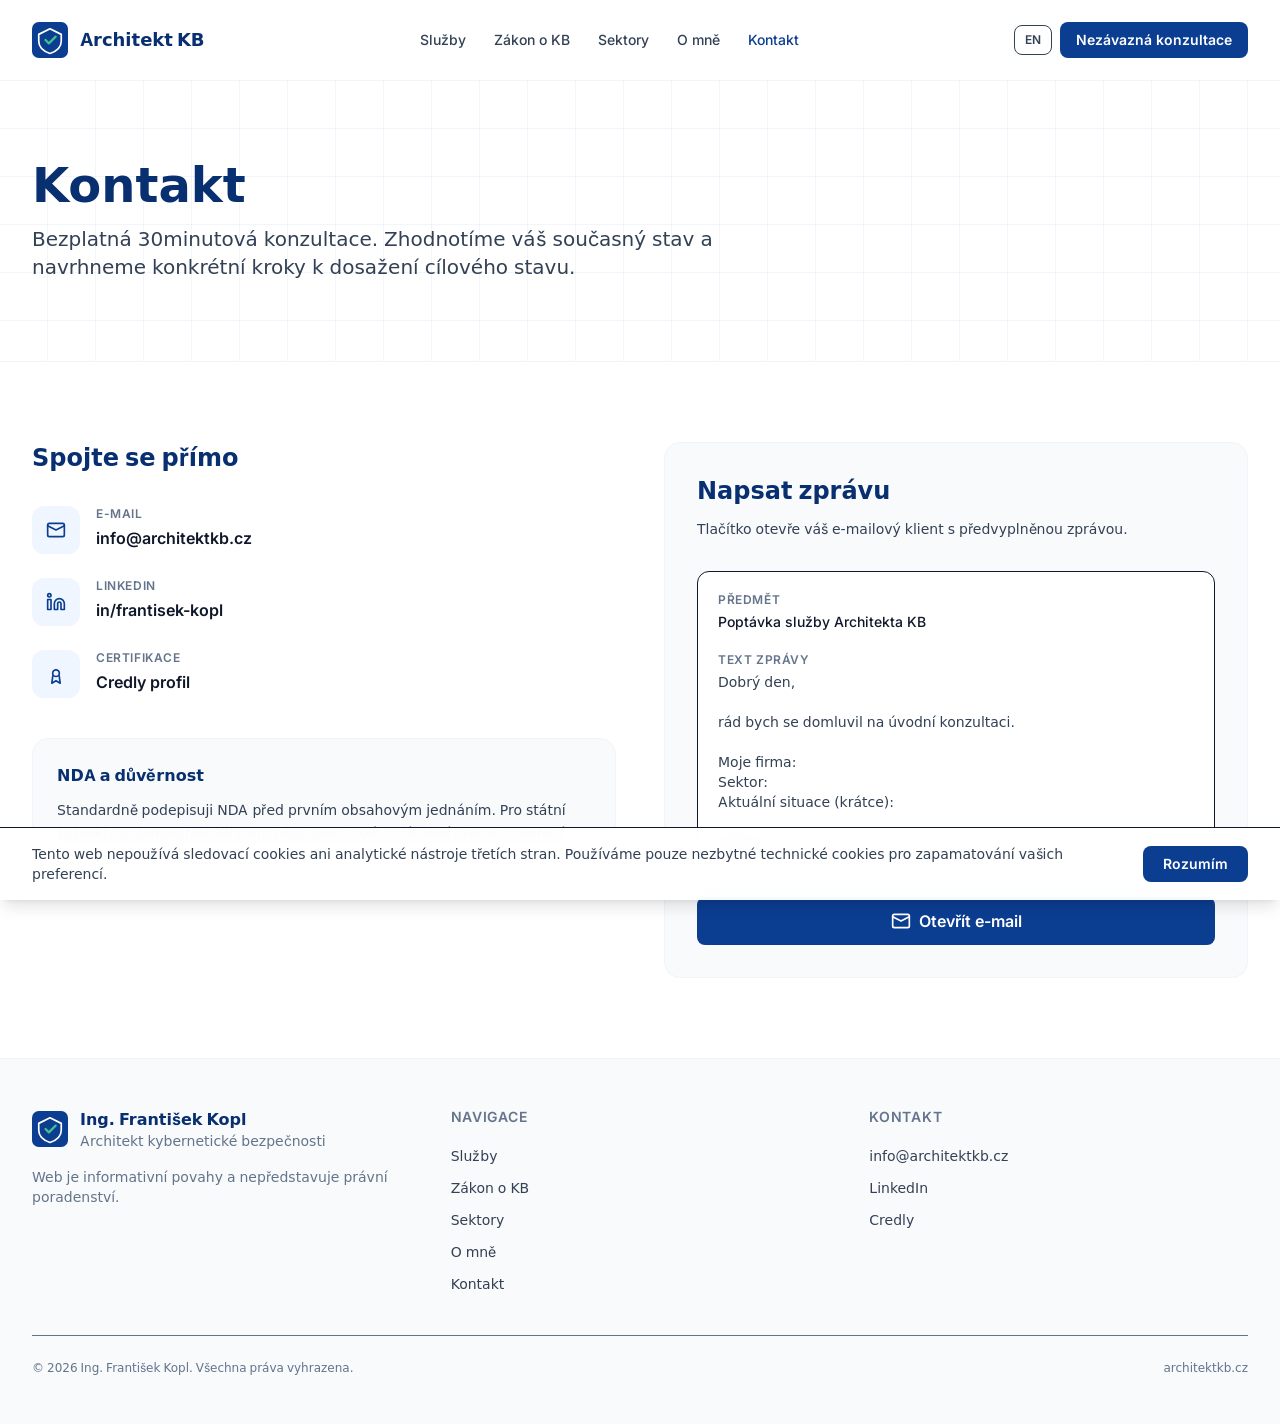
<file: cs/kontakt/index.html>
<!DOCTYPE html><html lang="cs-CZ"> <head><meta charset="UTF-8"><meta name="viewport" content="width=device-width, initial-scale=1"><meta name="generator" content="Astro v5.18.1"><meta name="theme-color" content="#0b3d91"><title>Kontakt — Architekt KB</title><meta name="description" content="Externí architekt kybernetické bezpečnosti pro firmy regulované novým zákonem o kybernetické bezpečnosti (264/2025 Sb.) a směrnicí NIS2. Návrh bezpečnostní architektury, řízení rizik, soulad s legislativou."><link rel="canonical" href="https://architektkb.cz/cs/kontakt"><link rel="icon" type="image/svg+xml" href="/favicon.svg"><link rel="alternate" hreflang="en" href="https://architektkb.cz/en/contact"><link rel="alternate" hreflang="cs" href="https://architektkb.cz/cs/kontakt"><link rel="alternate" hreflang="x-default" href="https://architektkb.cz/cs"><!-- Open Graph --><meta property="og:type" content="website"><meta property="og:title" content="Kontakt — Architekt KB"><meta property="og:description" content="Externí architekt kybernetické bezpečnosti pro firmy regulované novým zákonem o kybernetické bezpečnosti (264/2025 Sb.) a směrnicí NIS2. Návrh bezpečnostní architektury, řízení rizik, soulad s legislativou."><meta property="og:url" content="https://architektkb.cz/cs/kontakt"><meta property="og:locale" content="cs_CZ"><meta property="og:site_name" content="Architekt KB"><!-- Fonts are self-hosted (no Google CDN) --><link rel="stylesheet" href="/_astro/index.B1u7h3d9.css"></head> <body class="flex min-h-screen flex-col bg-white text-ink-900"> <a href="#main" class="sr-only focus:not-sr-only focus:absolute focus:left-4 focus:top-4 focus:z-50 focus:rounded focus:bg-brand-700 focus:px-4 focus:py-2 focus:text-white"> Přeskočit na obsah </a> <header class="sticky top-0 z-40 border-b border-ink-100 bg-white/85 backdrop-blur-md"> <div class="container-prose flex h-16 items-center justify-between gap-4 md:h-20"> <a href="/cs" class="flex items-center gap-3 font-bold text-brand-800 hover:text-brand-600 transition-colors" aria-label="Architekt KB"> <svg class="h-9 w-9" viewBox="0 0 64 64" aria-hidden="true"> <rect width="64" height="64" rx="12" fill="#0b3d91"></rect> <path d="M32 12 L52 22 V34 C52 44 43 52 32 56 C21 52 12 44 12 34 V22 Z" fill="none" stroke="#ffffff" stroke-width="3" stroke-linejoin="round"></path> <path d="M24 32 L30 38 L42 26" fill="none" stroke="#3ec28f" stroke-width="4" stroke-linecap="round" stroke-linejoin="round"></path> </svg> <span class="hidden text-lg sm:inline">Architekt KB</span> </a> <nav class="hidden items-center gap-1 lg:flex" aria-label="Hlavní navigace"> <a href="/cs/sluzby" class="rounded-lg px-3 py-2 text-sm font-medium transition-colors text-ink-700 hover:text-brand-700"> Služby </a><a href="/cs/zakon" class="rounded-lg px-3 py-2 text-sm font-medium transition-colors text-ink-700 hover:text-brand-700"> Zákon o KB </a><a href="/cs/sektory" class="rounded-lg px-3 py-2 text-sm font-medium transition-colors text-ink-700 hover:text-brand-700"> Sektory </a><a href="/cs/o-mne" class="rounded-lg px-3 py-2 text-sm font-medium transition-colors text-ink-700 hover:text-brand-700"> O mně </a><a href="/cs/kontakt" class="rounded-lg px-3 py-2 text-sm font-medium transition-colors text-brand-700" aria-current="page"> Kontakt </a> </nav> <div class="flex items-center gap-2"> <a href="/en/contact" class="rounded-lg border border-ink-200 px-2.5 py-1.5 text-xs font-semibold text-ink-700 hover:border-brand-600 hover:text-brand-700 transition-colors" hreflang="en" aria-label="Switch to English"> EN </a> <a href="/cs/kontakt" class="hidden rounded-lg bg-brand-700 px-4 py-2 text-sm font-semibold text-white hover:bg-brand-600 transition-colors md:inline-block"> Nezávazná konzultace </a> <button type="button" class="inline-flex h-10 w-10 items-center justify-center rounded-lg border border-ink-200 text-ink-700 hover:border-brand-600 hover:text-brand-700 lg:hidden" aria-label="Menu" aria-expanded="false" aria-controls="mobile-nav" data-menu-toggle> <svg class="h-5 w-5" viewBox="0 0 24 24" fill="none" stroke="currentColor" stroke-width="2" stroke-linecap="round" stroke-linejoin="round"> <line x1="3" y1="6" x2="21" y2="6"></line> <line x1="3" y1="12" x2="21" y2="12"></line> <line x1="3" y1="18" x2="21" y2="18"></line> </svg> </button> </div> </div> <nav id="mobile-nav" class="hidden border-t border-ink-100 bg-white lg:hidden" aria-label="Mobilní navigace"> <div class="container-prose flex flex-col gap-1 py-3"> <a href="/cs/sluzby" class="rounded-lg px-3 py-2.5 text-sm font-medium text-ink-700 hover:bg-ink-50"> Služby </a><a href="/cs/zakon" class="rounded-lg px-3 py-2.5 text-sm font-medium text-ink-700 hover:bg-ink-50"> Zákon o KB </a><a href="/cs/sektory" class="rounded-lg px-3 py-2.5 text-sm font-medium text-ink-700 hover:bg-ink-50"> Sektory </a><a href="/cs/o-mne" class="rounded-lg px-3 py-2.5 text-sm font-medium text-ink-700 hover:bg-ink-50"> O mně </a><a href="/cs/kontakt" class="rounded-lg px-3 py-2.5 text-sm font-medium bg-brand-50 text-brand-700" aria-current="page"> Kontakt </a> <a href="/cs/kontakt" class="mt-2 rounded-lg bg-brand-700 px-3 py-2.5 text-center text-sm font-semibold text-white hover:bg-brand-600"> Nezávazná konzultace </a> </div> </nav> </header> <script type="module">const e=document.querySelector("[data-menu-toggle]"),t=document.getElementById("mobile-nav");e&&t&&e.addEventListener("click",()=>{const n=e.getAttribute("aria-expanded")==="true";e.setAttribute("aria-expanded",String(!n)),t.classList.toggle("hidden")});</script> <main id="main" class="flex-1">  <!-- Hero --><section class="hero-grid border-b border-ink-100"> <div class="container-prose py-16 md:py-20"> <div class="max-w-3xl"> <h1 class="text-4xl font-extrabold text-brand-800 md:text-5xl">Kontakt</h1> <p class="mt-4 text-lg text-ink-700 md:text-xl">Bezplatná 30minutová konzultace. Zhodnotíme váš současný stav a navrhneme konkrétní kroky k dosažení cílového stavu.</p> </div> </div> </section> <!-- Contact details + form --> <section class="bg-white"> <div class="container-prose py-20"> <div class="grid gap-12 lg:grid-cols-2"> <div> <h2 class="text-2xl font-bold text-brand-800">Spojte se přímo</h2> <ul class="mt-8 space-y-6"> <li class="flex items-start gap-4"> <div class="flex h-12 w-12 shrink-0 items-center justify-center rounded-xl bg-brand-50 text-brand-700"> <svg xmlns="http://www.w3.org/2000/svg" viewBox="0 0 24 24" fill="none" stroke="currentColor" stroke-width="2" stroke-linecap="round" stroke-linejoin="round" class="h-5 w-5" aria-hidden="true"><rect x="2" y="4" width="20" height="16" rx="2"/><path d="m22 7-10 5L2 7"/></svg> </div> <div> <p class="text-xs font-semibold uppercase tracking-wider text-ink-500">E-mail</p> <a id="oe-0mu458" href="#" class="mt-1 block text-base font-semibold text-ink-900 hover:text-brand-700" data-u="info" data-d="architektkb.cz" data-s data-b aria-label="Email">  <span class="oe-placeholder">[info at architektkb.cz]</span>  </a> <script>(function(){const id = "oe-0mu458";

  (function () {
    const el = document.getElementById(id);
    if (!el) return;
    const u = el.dataset.u;
    const d = el.dataset.d;
    const addr = u + '@' + d;

    // Build mailto href
    let href = 'mai' + 'lto:' + addr;
    const params = [];
    if (el.dataset.s) params.push('subject=' + encodeURIComponent(el.dataset.s));
    if (el.dataset.b) params.push('body=' + encodeURIComponent(el.dataset.b));
    if (params.length) href += '?' + params.join('&');
    el.href = href;

    // Replace placeholder text if present
    const placeholder = el.querySelector('.oe-placeholder');
    if (placeholder) placeholder.textContent = addr;

    // Clean up data attributes
    delete el.dataset.u;
    delete el.dataset.d;
    delete el.dataset.s;
    delete el.dataset.b;
  })();
})();</script> </div> </li> <li class="flex items-start gap-4"> <div class="flex h-12 w-12 shrink-0 items-center justify-center rounded-xl bg-brand-50 text-brand-700"> <svg xmlns="http://www.w3.org/2000/svg" viewBox="0 0 24 24" fill="none" stroke="currentColor" stroke-width="2" stroke-linecap="round" stroke-linejoin="round" class="h-5 w-5" aria-hidden="true"><path d="M16 8a6 6 0 0 1 6 6v7h-4v-7a2 2 0 0 0-4 0v7h-4v-7a6 6 0 0 1 6-6z"/><rect x="2" y="9" width="4" height="12"/><circle cx="4" cy="4" r="2"/></svg> </div> <div> <p class="text-xs font-semibold uppercase tracking-wider text-ink-500">LinkedIn</p> <a href="https://www.linkedin.com/in/frantisek-kopl" rel="noopener" class="mt-1 block text-base font-semibold text-ink-900 hover:text-brand-700">
in/frantisek-kopl </a> </div> </li> <li class="flex items-start gap-4"> <div class="flex h-12 w-12 shrink-0 items-center justify-center rounded-xl bg-brand-50 text-brand-700"> <svg xmlns="http://www.w3.org/2000/svg" viewBox="0 0 24 24" fill="none" stroke="currentColor" stroke-width="2" stroke-linecap="round" stroke-linejoin="round" class="h-5 w-5" aria-hidden="true"><path d="M12 15a4 4 0 1 0 0-8 4 4 0 0 0 0 8z"/><path d="M8.21 13.89 7 23l5-3 5 3-1.21-9.12"/></svg> </div> <div> <p class="text-xs font-semibold uppercase tracking-wider text-ink-500">Certifikace</p> <a href="https://www.credly.com/users/frantisek-kopl" rel="noopener" class="mt-1 block text-base font-semibold text-ink-900 hover:text-brand-700"> Credly profil </a> </div> </li> </ul> <div class="mt-10 rounded-2xl border border-ink-100 bg-ink-50 p-6"> <h3 class="text-base font-bold text-brand-800">NDA a důvěrnost</h3> <p class="mt-3 text-sm leading-relaxed text-ink-700">Standardně podepisuji NDA před prvním obsahovým jednáním. Pro státní subjekty a dodavatele KII jsem připraven projít i přísnější procesy ověření.</p> </div> </div> <div class="rounded-2xl border border-ink-100 bg-ink-50 p-8"> <h2 class="text-2xl font-bold text-brand-800">Napsat zprávu</h2> <p class="mt-3 text-sm text-ink-700">Tlačítko otevře váš e-mailový klient s předvyplněnou zprávou.</p> <div class="mt-8 rounded-xl border border-ink-200 bg-white p-5"> <p class="text-xs font-semibold uppercase tracking-wider text-ink-500">Předmět</p> <p class="mt-1 text-sm font-medium text-ink-900">Poptávka služby Architekta KB</p> <p class="mt-5 text-xs font-semibold uppercase tracking-wider text-ink-500">Text zprávy</p> <pre class="mt-1 whitespace-pre-wrap font-sans text-sm text-ink-700">Dobrý den,

rád bych se domluvil na úvodní konzultaci.

Moje firma:
Sektor:
Aktuální situace (krátce):

Děkuji,
</pre> </div> <a id="oe-z2ojg8" href="#" class="mt-6 inline-flex w-full items-center justify-center gap-2 rounded-lg bg-brand-700 px-6 py-3 text-base font-semibold text-white hover:bg-brand-600" data-u="info" data-d="architektkb.cz" data-s="Poptávka služby Architekta KB" data-b="Dobrý den,

rád bych se domluvil na úvodní konzultaci.

Moje firma:
Sektor:
Aktuální situace (krátce):

Děkuji,
" aria-label="Email">  <svg xmlns="http://www.w3.org/2000/svg" viewBox="0 0 24 24" fill="none" stroke="currentColor" stroke-width="2" stroke-linecap="round" stroke-linejoin="round" class="h-5 w-5" aria-hidden="true"><rect x="2" y="4" width="20" height="16" rx="2"/><path d="m22 7-10 5L2 7"/></svg> Otevřít e-mail </a> <script>(function(){const id = "oe-z2ojg8";

  (function () {
    const el = document.getElementById(id);
    if (!el) return;
    const u = el.dataset.u;
    const d = el.dataset.d;
    const addr = u + '@' + d;

    // Build mailto href
    let href = 'mai' + 'lto:' + addr;
    const params = [];
    if (el.dataset.s) params.push('subject=' + encodeURIComponent(el.dataset.s));
    if (el.dataset.b) params.push('body=' + encodeURIComponent(el.dataset.b));
    if (params.length) href += '?' + params.join('&');
    el.href = href;

    // Replace placeholder text if present
    const placeholder = el.querySelector('.oe-placeholder');
    if (placeholder) placeholder.textContent = addr;

    // Clean up data attributes
    delete el.dataset.u;
    delete el.dataset.d;
    delete el.dataset.s;
    delete el.dataset.b;
  })();
})();</script> </div> </div> </div> </section>  </main> <footer class="border-t border-ink-100 bg-ink-50"> <div class="container-prose py-12"> <div class="grid gap-10 md:grid-cols-3"> <div> <div class="flex items-center gap-3"> <svg class="h-9 w-9" viewBox="0 0 64 64" aria-hidden="true"> <rect width="64" height="64" rx="12" fill="#0b3d91"></rect> <path d="M32 12 L52 22 V34 C52 44 43 52 32 56 C21 52 12 44 12 34 V22 Z" fill="none" stroke="#ffffff" stroke-width="3" stroke-linejoin="round"></path> <path d="M24 32 L30 38 L42 26" fill="none" stroke="#3ec28f" stroke-width="4" stroke-linecap="round" stroke-linejoin="round"></path> </svg> <div> <p class="font-bold text-brand-800">Ing. František Kopl</p> <p class="text-sm text-ink-500">Architekt kybernetické bezpečnosti</p> </div> </div> <p class="mt-4 max-w-sm text-sm text-ink-500">Web je informativní povahy a nepředstavuje právní poradenství.</p> </div> <div> <h2 class="text-sm font-semibold uppercase tracking-wider text-ink-500">Navigace</h2> <ul class="mt-4 space-y-2"> <li> <a href="/cs/sluzby" class="text-sm text-ink-700 hover:text-brand-700"> Služby </a> </li><li> <a href="/cs/zakon" class="text-sm text-ink-700 hover:text-brand-700"> Zákon o KB </a> </li><li> <a href="/cs/sektory" class="text-sm text-ink-700 hover:text-brand-700"> Sektory </a> </li><li> <a href="/cs/o-mne" class="text-sm text-ink-700 hover:text-brand-700"> O mně </a> </li><li> <a href="/cs/kontakt" class="text-sm text-ink-700 hover:text-brand-700"> Kontakt </a> </li> </ul> </div> <div> <h2 class="text-sm font-semibold uppercase tracking-wider text-ink-500">Kontakt</h2> <ul class="mt-4 space-y-2"> <li> <a id="oe-2if2cn" href="#" class="text-sm text-ink-700 hover:text-brand-700" data-u="info" data-d="architektkb.cz" data-s data-b aria-label="Email">  <span class="oe-placeholder">[info at architektkb.cz]</span>  </a> <script>(function(){const id = "oe-2if2cn";

  (function () {
    const el = document.getElementById(id);
    if (!el) return;
    const u = el.dataset.u;
    const d = el.dataset.d;
    const addr = u + '@' + d;

    // Build mailto href
    let href = 'mai' + 'lto:' + addr;
    const params = [];
    if (el.dataset.s) params.push('subject=' + encodeURIComponent(el.dataset.s));
    if (el.dataset.b) params.push('body=' + encodeURIComponent(el.dataset.b));
    if (params.length) href += '?' + params.join('&');
    el.href = href;

    // Replace placeholder text if present
    const placeholder = el.querySelector('.oe-placeholder');
    if (placeholder) placeholder.textContent = addr;

    // Clean up data attributes
    delete el.dataset.u;
    delete el.dataset.d;
    delete el.dataset.s;
    delete el.dataset.b;
  })();
})();</script> </li> <li> <a href="https://www.linkedin.com/in/frantisek-kopl" rel="noopener" class="text-sm text-ink-700 hover:text-brand-700">
LinkedIn
</a> </li> <li> <a href="https://www.credly.com/users/frantisek-kopl" rel="noopener" class="text-sm text-ink-700 hover:text-brand-700">
Credly
</a> </li> </ul> </div> </div> <div class="mt-10 flex flex-col items-start justify-between gap-2 border-t border-ink-200 pt-6 text-xs text-ink-500 md:flex-row md:items-center"> <p>© 2026 Ing. František Kopl. Všechna práva vyhrazena.</p> <p>architektkb.cz</p> </div> </div> </footer> <div id="cookie-banner" class="fixed inset-x-0 bottom-0 z-50 hidden border-t border-ink-200 bg-white/95 backdrop-blur-sm shadow-lg" role="alert" aria-live="polite"> <div class="container-prose flex flex-col items-start gap-4 py-4 sm:flex-row sm:items-center sm:justify-between"> <p class="text-sm text-ink-700">Tento web nepoužívá sledovací cookies ani analytické nástroje třetích stran. Používáme pouze nezbytné technické cookies pro zapamatování vašich preferencí.</p> <button type="button" id="cookie-accept" class="shrink-0 rounded-lg bg-brand-700 px-5 py-2 text-sm font-semibold text-white hover:bg-brand-600 transition-colors"> Rozumím </button> </div> </div> <script type="module">const t="architektkb_cookie_consent",e=document.getElementById("cookie-banner"),c=document.getElementById("cookie-accept");e&&!localStorage.getItem(t)&&e.classList.remove("hidden");c?.addEventListener("click",()=>{localStorage.setItem(t,"accepted"),e?.classList.add("hidden")});</script> </body></html>
</file>
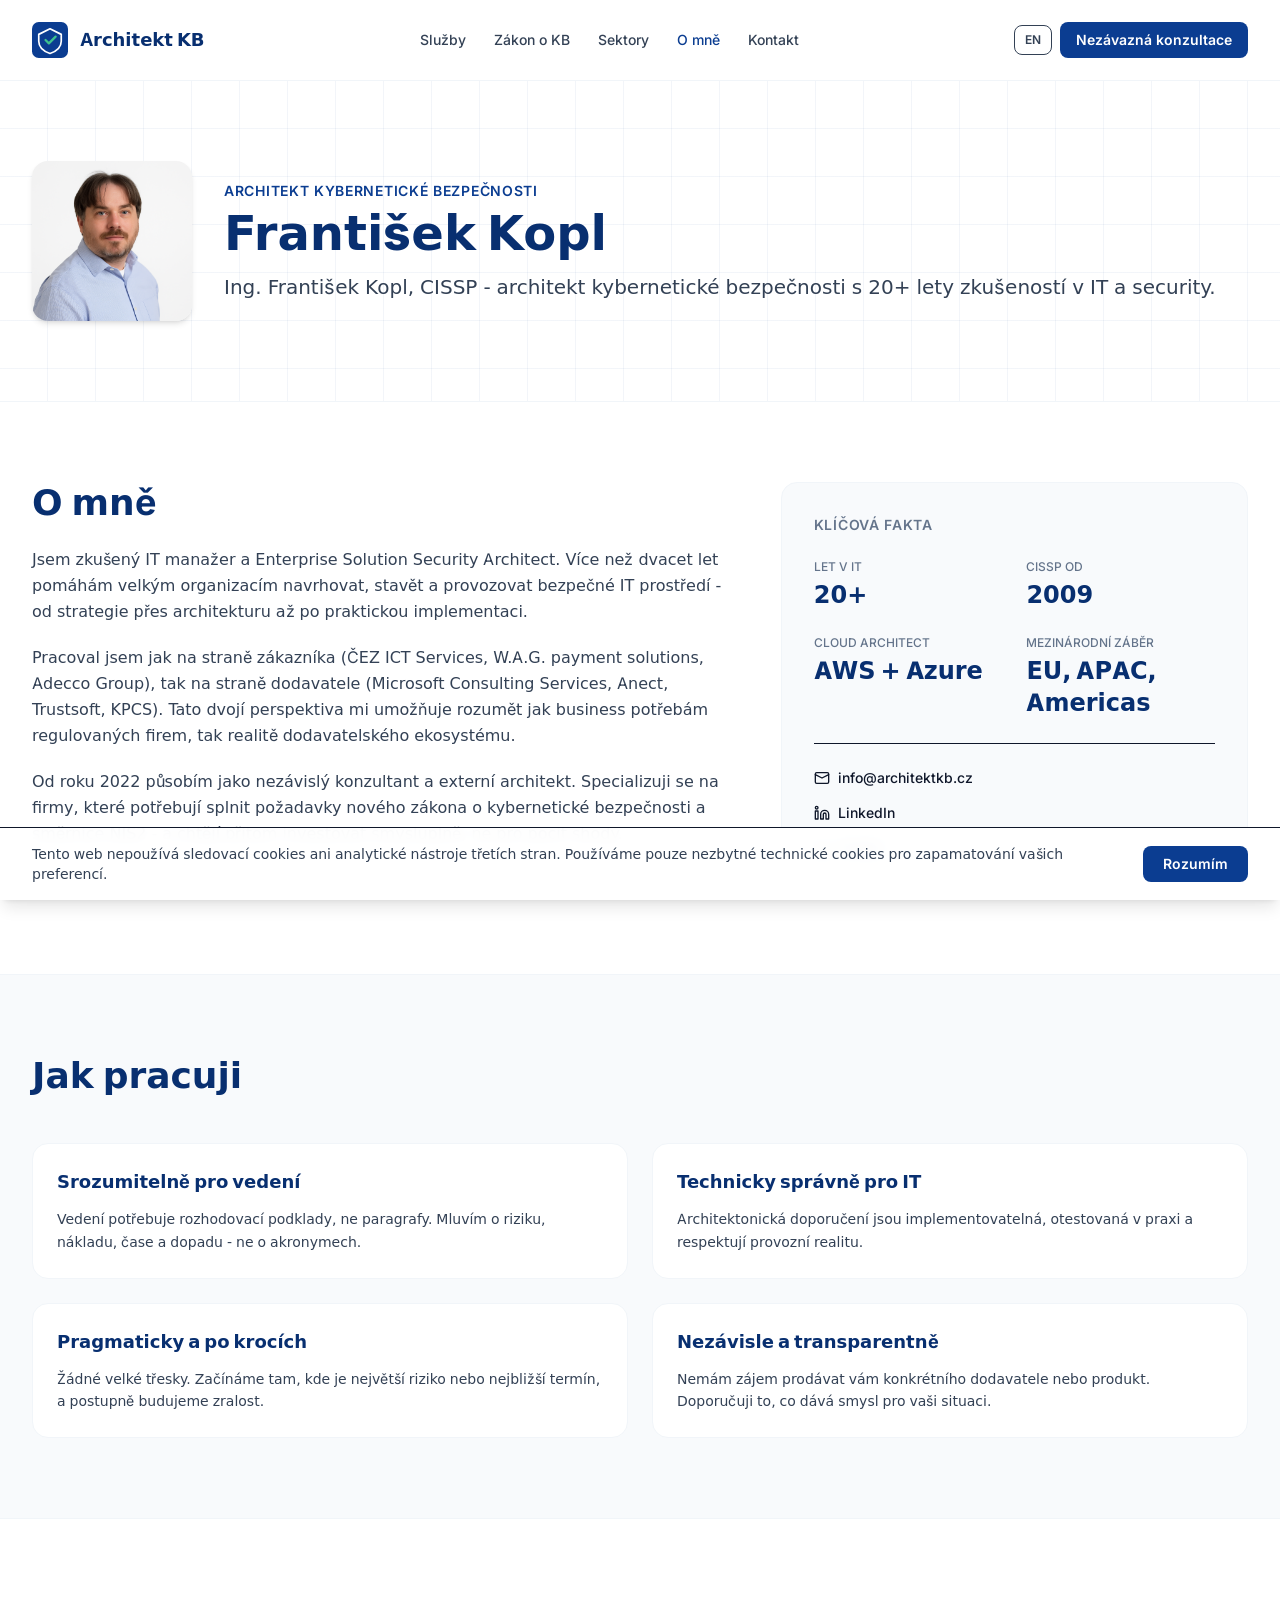
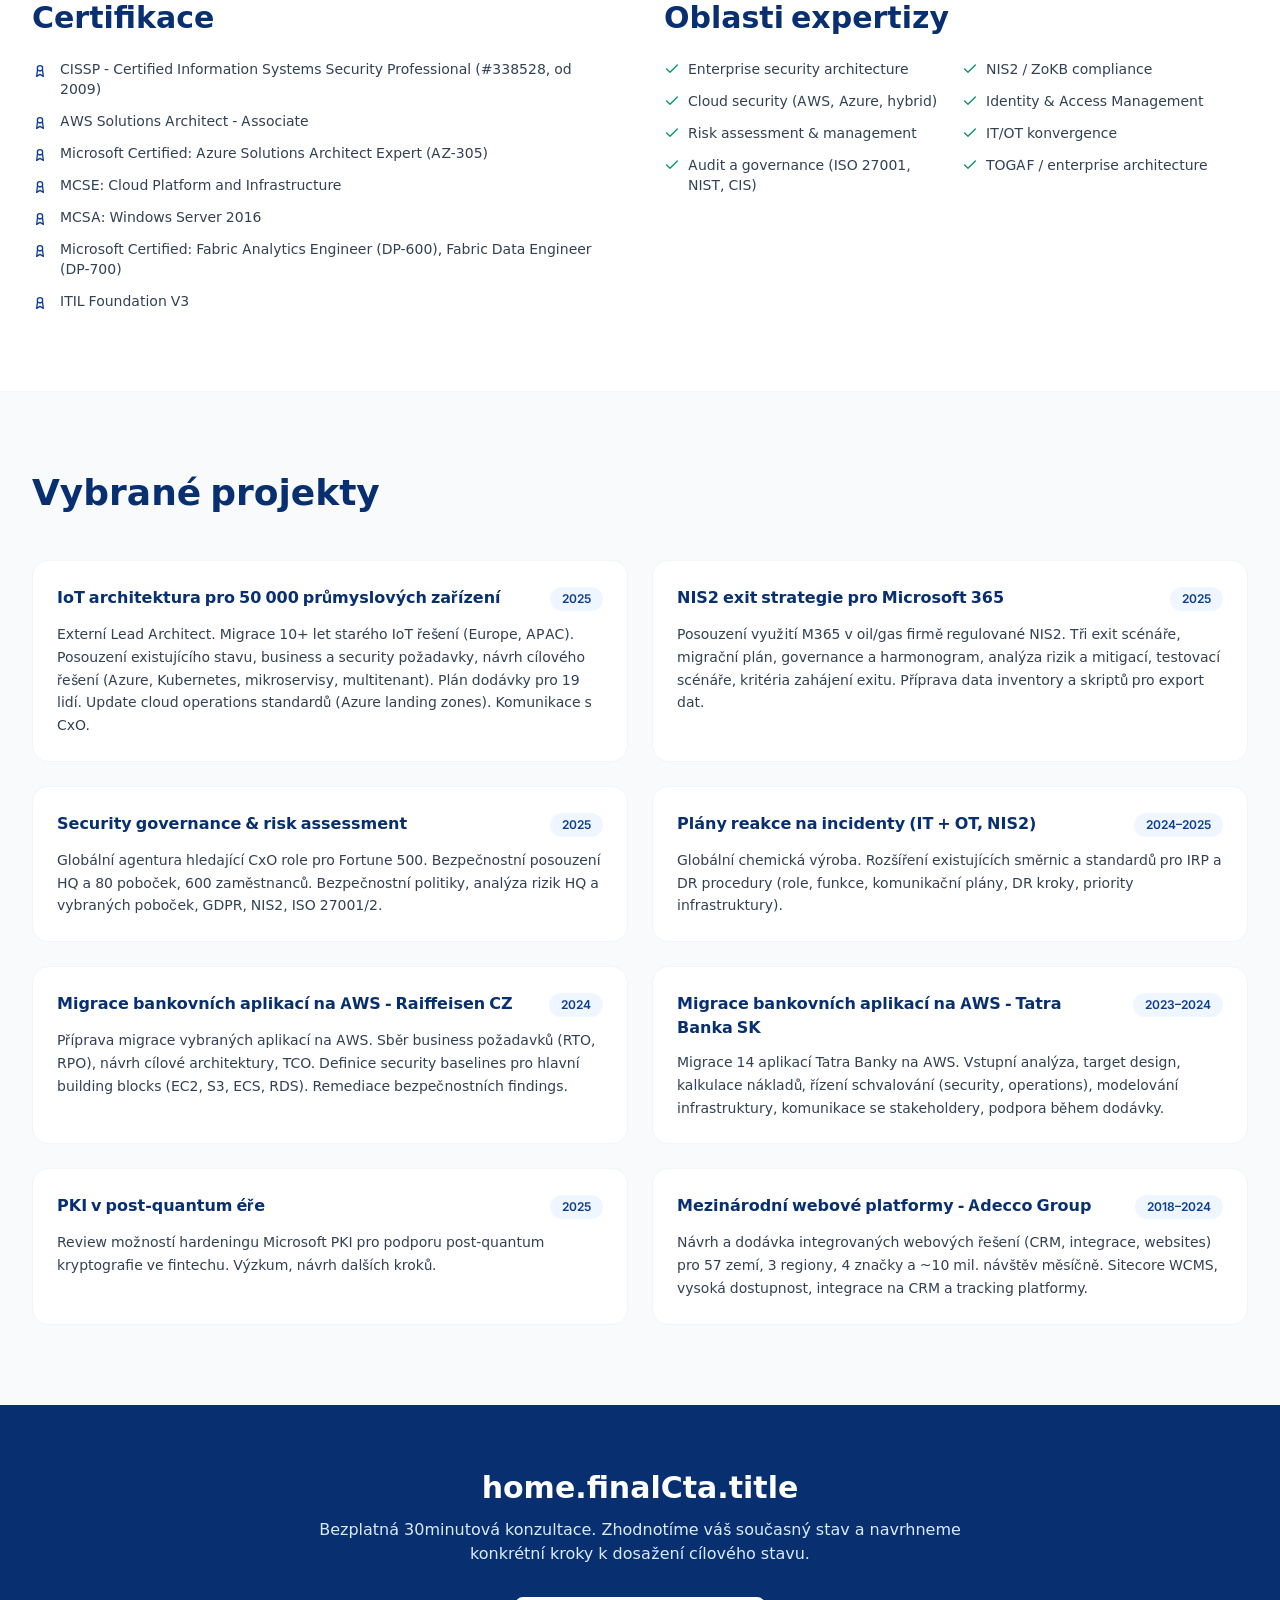
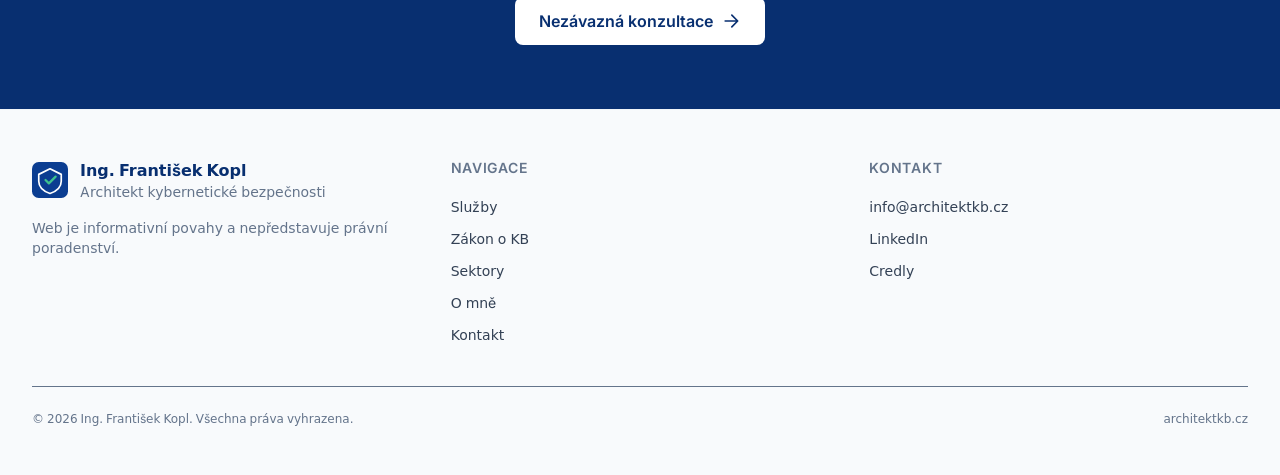
<file: cs/o-mne/index.html>
<!DOCTYPE html><html lang="cs-CZ"> <head><meta charset="UTF-8"><meta name="viewport" content="width=device-width, initial-scale=1"><meta name="generator" content="Astro v5.18.1"><meta name="theme-color" content="#0b3d91"><title>František Kopl — Architekt KB</title><meta name="description" content="Externí architekt kybernetické bezpečnosti pro firmy regulované novým zákonem o kybernetické bezpečnosti (264/2025 Sb.) a směrnicí NIS2. Návrh bezpečnostní architektury, řízení rizik, soulad s legislativou."><link rel="canonical" href="https://architektkb.cz/cs/o-mne"><link rel="icon" type="image/svg+xml" href="/favicon.svg"><link rel="alternate" hreflang="en" href="https://architektkb.cz/en/about"><link rel="alternate" hreflang="cs" href="https://architektkb.cz/cs/o-mne"><link rel="alternate" hreflang="x-default" href="https://architektkb.cz/cs"><!-- Open Graph --><meta property="og:type" content="website"><meta property="og:title" content="František Kopl — Architekt KB"><meta property="og:description" content="Externí architekt kybernetické bezpečnosti pro firmy regulované novým zákonem o kybernetické bezpečnosti (264/2025 Sb.) a směrnicí NIS2. Návrh bezpečnostní architektury, řízení rizik, soulad s legislativou."><meta property="og:url" content="https://architektkb.cz/cs/o-mne"><meta property="og:locale" content="cs_CZ"><meta property="og:site_name" content="Architekt KB"><!-- Fonts are self-hosted (no Google CDN) --><link rel="stylesheet" href="/_astro/index.B1u7h3d9.css"></head> <body class="flex min-h-screen flex-col bg-white text-ink-900"> <a href="#main" class="sr-only focus:not-sr-only focus:absolute focus:left-4 focus:top-4 focus:z-50 focus:rounded focus:bg-brand-700 focus:px-4 focus:py-2 focus:text-white"> Přeskočit na obsah </a> <header class="sticky top-0 z-40 border-b border-ink-100 bg-white/85 backdrop-blur-md"> <div class="container-prose flex h-16 items-center justify-between gap-4 md:h-20"> <a href="/cs" class="flex items-center gap-3 font-bold text-brand-800 hover:text-brand-600 transition-colors" aria-label="Architekt KB"> <svg class="h-9 w-9" viewBox="0 0 64 64" aria-hidden="true"> <rect width="64" height="64" rx="12" fill="#0b3d91"></rect> <path d="M32 12 L52 22 V34 C52 44 43 52 32 56 C21 52 12 44 12 34 V22 Z" fill="none" stroke="#ffffff" stroke-width="3" stroke-linejoin="round"></path> <path d="M24 32 L30 38 L42 26" fill="none" stroke="#3ec28f" stroke-width="4" stroke-linecap="round" stroke-linejoin="round"></path> </svg> <span class="hidden text-lg sm:inline">Architekt KB</span> </a> <nav class="hidden items-center gap-1 lg:flex" aria-label="Hlavní navigace"> <a href="/cs/sluzby" class="rounded-lg px-3 py-2 text-sm font-medium transition-colors text-ink-700 hover:text-brand-700"> Služby </a><a href="/cs/zakon" class="rounded-lg px-3 py-2 text-sm font-medium transition-colors text-ink-700 hover:text-brand-700"> Zákon o KB </a><a href="/cs/sektory" class="rounded-lg px-3 py-2 text-sm font-medium transition-colors text-ink-700 hover:text-brand-700"> Sektory </a><a href="/cs/o-mne" class="rounded-lg px-3 py-2 text-sm font-medium transition-colors text-brand-700" aria-current="page"> O mně </a><a href="/cs/kontakt" class="rounded-lg px-3 py-2 text-sm font-medium transition-colors text-ink-700 hover:text-brand-700"> Kontakt </a> </nav> <div class="flex items-center gap-2"> <a href="/en/about" class="rounded-lg border border-ink-200 px-2.5 py-1.5 text-xs font-semibold text-ink-700 hover:border-brand-600 hover:text-brand-700 transition-colors" hreflang="en" aria-label="Switch to English"> EN </a> <a href="/cs/kontakt" class="hidden rounded-lg bg-brand-700 px-4 py-2 text-sm font-semibold text-white hover:bg-brand-600 transition-colors md:inline-block"> Nezávazná konzultace </a> <button type="button" class="inline-flex h-10 w-10 items-center justify-center rounded-lg border border-ink-200 text-ink-700 hover:border-brand-600 hover:text-brand-700 lg:hidden" aria-label="Menu" aria-expanded="false" aria-controls="mobile-nav" data-menu-toggle> <svg class="h-5 w-5" viewBox="0 0 24 24" fill="none" stroke="currentColor" stroke-width="2" stroke-linecap="round" stroke-linejoin="round"> <line x1="3" y1="6" x2="21" y2="6"></line> <line x1="3" y1="12" x2="21" y2="12"></line> <line x1="3" y1="18" x2="21" y2="18"></line> </svg> </button> </div> </div> <nav id="mobile-nav" class="hidden border-t border-ink-100 bg-white lg:hidden" aria-label="Mobilní navigace"> <div class="container-prose flex flex-col gap-1 py-3"> <a href="/cs/sluzby" class="rounded-lg px-3 py-2.5 text-sm font-medium text-ink-700 hover:bg-ink-50"> Služby </a><a href="/cs/zakon" class="rounded-lg px-3 py-2.5 text-sm font-medium text-ink-700 hover:bg-ink-50"> Zákon o KB </a><a href="/cs/sektory" class="rounded-lg px-3 py-2.5 text-sm font-medium text-ink-700 hover:bg-ink-50"> Sektory </a><a href="/cs/o-mne" class="rounded-lg px-3 py-2.5 text-sm font-medium bg-brand-50 text-brand-700" aria-current="page"> O mně </a><a href="/cs/kontakt" class="rounded-lg px-3 py-2.5 text-sm font-medium text-ink-700 hover:bg-ink-50"> Kontakt </a> <a href="/cs/kontakt" class="mt-2 rounded-lg bg-brand-700 px-3 py-2.5 text-center text-sm font-semibold text-white hover:bg-brand-600"> Nezávazná konzultace </a> </div> </nav> </header> <script type="module">const e=document.querySelector("[data-menu-toggle]"),t=document.getElementById("mobile-nav");e&&t&&e.addEventListener("click",()=>{const n=e.getAttribute("aria-expanded")==="true";e.setAttribute("aria-expanded",String(!n)),t.classList.toggle("hidden")});</script> <main id="main" class="flex-1">  <!-- Hero --><section class="hero-grid border-b border-ink-100"> <div class="container-prose py-16 md:py-20"> <div class="flex flex-col items-start gap-8 md:flex-row md:items-center"> <img src="/frantisek-kopl.png" alt="František Kopl" width="160" height="160" class="h-32 w-32 rounded-2xl object-cover shadow-md md:h-40 md:w-40" loading="eager"> <div> <p class="text-sm font-semibold uppercase tracking-wider text-brand-700"> Architekt kybernetické bezpečnosti </p> <h1 class="mt-2 text-4xl font-extrabold text-brand-800 md:text-5xl">František Kopl</h1> <p class="mt-4 text-lg text-ink-700 md:text-xl">Ing. František Kopl, CISSP - architekt kybernetické bezpečnosti s 20+ lety zkušeností v IT a security.</p> </div> </div> </div> </section> <!-- Bio + Facts --> <section class="bg-white"> <div class="container-prose py-20"> <div class="grid gap-12 lg:grid-cols-[3fr_2fr]"> <div> <h2 class="text-3xl font-bold text-brand-800 md:text-4xl">O mně</h2> <div class="mt-6 space-y-5"> <p class="text-base leading-relaxed text-ink-700">Jsem zkušený IT manažer a Enterprise Solution Security Architect. Více než dvacet let pomáhám velkým organizacím navrhovat, stavět a provozovat bezpečné IT prostředí - od strategie přes architekturu až po praktickou implementaci.</p><p class="text-base leading-relaxed text-ink-700">Pracoval jsem jak na straně zákazníka (ČEZ ICT Services, W.A.G. payment solutions, Adecco Group), tak na straně dodavatele (Microsoft Consulting Services, Anect, Trustsoft, KPCS). Tato dvojí perspektiva mi umožňuje rozumět jak business potřebám regulovaných firem, tak realitě dodavatelského ekosystému.</p><p class="text-base leading-relaxed text-ink-700">Od roku 2022 působím jako nezávislý konzultant a externí architekt. Specializuji se na firmy, které potřebují splnit požadavky nového zákona o kybernetické bezpečnosti a směrnice NIS2 - a chtějí přitom investovat smysluplně, ne pro pocit shody.</p> </div> </div> <aside class="rounded-2xl border border-ink-100 bg-ink-50 p-8"> <h3 class="text-sm font-semibold uppercase tracking-wider text-ink-500">Klíčová fakta</h3> <dl class="mt-6 grid grid-cols-2 gap-6"> <div> <dt class="text-xs font-medium uppercase text-ink-500">Let v IT</dt> <dd class="mt-1 text-2xl font-extrabold text-brand-800">20+</dd> </div><div> <dt class="text-xs font-medium uppercase text-ink-500">CISSP od</dt> <dd class="mt-1 text-2xl font-extrabold text-brand-800">2009</dd> </div><div> <dt class="text-xs font-medium uppercase text-ink-500">Cloud Architect</dt> <dd class="mt-1 text-2xl font-extrabold text-brand-800">AWS + Azure</dd> </div><div> <dt class="text-xs font-medium uppercase text-ink-500">Mezinárodní záběr</dt> <dd class="mt-1 text-2xl font-extrabold text-brand-800">EU, APAC, Americas</dd> </div> </dl> <hr class="my-6 border-ink-200"> <ul class="space-y-3 text-sm"> <li> <a id="oe-hapocp" href="#" class="inline-flex items-center gap-2 font-medium text-ink-900 hover:text-brand-700" data-u="info" data-d="architektkb.cz" data-s data-b aria-label="Email">  <svg xmlns="http://www.w3.org/2000/svg" viewBox="0 0 24 24" fill="none" stroke="currentColor" stroke-width="2" stroke-linecap="round" stroke-linejoin="round" class="h-4 w-4" aria-hidden="true"><rect x="2" y="4" width="20" height="16" rx="2"/><path d="m22 7-10 5L2 7"/></svg> <span class="oe-placeholder">[info at architektkb.cz]</span>  </a> <script>(function(){const id = "oe-hapocp";

  (function () {
    const el = document.getElementById(id);
    if (!el) return;
    const u = el.dataset.u;
    const d = el.dataset.d;
    const addr = u + '@' + d;

    // Build mailto href
    let href = 'mai' + 'lto:' + addr;
    const params = [];
    if (el.dataset.s) params.push('subject=' + encodeURIComponent(el.dataset.s));
    if (el.dataset.b) params.push('body=' + encodeURIComponent(el.dataset.b));
    if (params.length) href += '?' + params.join('&');
    el.href = href;

    // Replace placeholder text if present
    const placeholder = el.querySelector('.oe-placeholder');
    if (placeholder) placeholder.textContent = addr;

    // Clean up data attributes
    delete el.dataset.u;
    delete el.dataset.d;
    delete el.dataset.s;
    delete el.dataset.b;
  })();
})();</script> </li> <li> <a href="https://www.linkedin.com/in/frantisek-kopl" rel="noopener" class="inline-flex items-center gap-2 font-medium text-ink-900 hover:text-brand-700"> <svg xmlns="http://www.w3.org/2000/svg" viewBox="0 0 24 24" fill="none" stroke="currentColor" stroke-width="2" stroke-linecap="round" stroke-linejoin="round" class="h-4 w-4" aria-hidden="true"><path d="M16 8a6 6 0 0 1 6 6v7h-4v-7a2 2 0 0 0-4 0v7h-4v-7a6 6 0 0 1 6-6z"/><rect x="2" y="9" width="4" height="12"/><circle cx="4" cy="4" r="2"/></svg>
LinkedIn
</a> </li> <li> <a href="https://www.credly.com/users/frantisek-kopl" rel="noopener" class="inline-flex items-center gap-2 font-medium text-ink-900 hover:text-brand-700"> <svg xmlns="http://www.w3.org/2000/svg" viewBox="0 0 24 24" fill="none" stroke="currentColor" stroke-width="2" stroke-linecap="round" stroke-linejoin="round" class="h-4 w-4" aria-hidden="true"><path d="M12 15a4 4 0 1 0 0-8 4 4 0 0 0 0 8z"/><path d="M8.21 13.89 7 23l5-3 5 3-1.21-9.12"/></svg>
Credly
</a> </li> </ul> </aside> </div> </div> </section> <!-- Approach --> <section class="border-y border-ink-100 bg-ink-50"> <div class="container-prose py-20"> <h2 class="text-3xl font-bold text-brand-800 md:text-4xl">Jak pracuji</h2> <div class="mt-12 grid gap-6 md:grid-cols-2"> <div class="rounded-2xl border border-ink-100 bg-white p-6"> <h3 class="text-lg font-bold text-brand-800">Srozumitelně pro vedení</h3> <p class="mt-3 text-sm leading-relaxed text-ink-700">Vedení potřebuje rozhodovací podklady, ne paragrafy. Mluvím o riziku, nákladu, čase a dopadu - ne o akronymech.</p> </div><div class="rounded-2xl border border-ink-100 bg-white p-6"> <h3 class="text-lg font-bold text-brand-800">Technicky správně pro IT</h3> <p class="mt-3 text-sm leading-relaxed text-ink-700">Architektonická doporučení jsou implementovatelná, otestovaná v praxi a respektují provozní realitu.</p> </div><div class="rounded-2xl border border-ink-100 bg-white p-6"> <h3 class="text-lg font-bold text-brand-800">Pragmaticky a po krocích</h3> <p class="mt-3 text-sm leading-relaxed text-ink-700">Žádné velké třesky. Začínáme tam, kde je největší riziko nebo nejbližší termín, a postupně budujeme zralost.</p> </div><div class="rounded-2xl border border-ink-100 bg-white p-6"> <h3 class="text-lg font-bold text-brand-800">Nezávisle a transparentně</h3> <p class="mt-3 text-sm leading-relaxed text-ink-700">Nemám zájem prodávat vám konkrétního dodavatele nebo produkt. Doporučuji to, co dává smysl pro vaši situaci.</p> </div> </div> </div> </section> <!-- Certifications + Expertise --> <section class="bg-white"> <div class="container-prose py-20"> <div class="grid gap-12 lg:grid-cols-2"> <div> <h2 class="text-2xl font-bold text-brand-800 md:text-3xl">Certifikace</h2> <ul class="mt-6 space-y-3"> <li class="flex gap-3 text-sm text-ink-700"> <svg xmlns="http://www.w3.org/2000/svg" viewBox="0 0 24 24" fill="none" stroke="currentColor" stroke-width="2" stroke-linecap="round" stroke-linejoin="round" class="mt-0.5 h-4 w-4 shrink-0 text-brand-700" aria-hidden="true"><path d="M12 15a4 4 0 1 0 0-8 4 4 0 0 0 0 8z"/><path d="M8.21 13.89 7 23l5-3 5 3-1.21-9.12"/></svg> <span>CISSP - Certified Information Systems Security Professional (#338528, od 2009)</span> </li><li class="flex gap-3 text-sm text-ink-700"> <svg xmlns="http://www.w3.org/2000/svg" viewBox="0 0 24 24" fill="none" stroke="currentColor" stroke-width="2" stroke-linecap="round" stroke-linejoin="round" class="mt-0.5 h-4 w-4 shrink-0 text-brand-700" aria-hidden="true"><path d="M12 15a4 4 0 1 0 0-8 4 4 0 0 0 0 8z"/><path d="M8.21 13.89 7 23l5-3 5 3-1.21-9.12"/></svg> <span>AWS Solutions Architect - Associate</span> </li><li class="flex gap-3 text-sm text-ink-700"> <svg xmlns="http://www.w3.org/2000/svg" viewBox="0 0 24 24" fill="none" stroke="currentColor" stroke-width="2" stroke-linecap="round" stroke-linejoin="round" class="mt-0.5 h-4 w-4 shrink-0 text-brand-700" aria-hidden="true"><path d="M12 15a4 4 0 1 0 0-8 4 4 0 0 0 0 8z"/><path d="M8.21 13.89 7 23l5-3 5 3-1.21-9.12"/></svg> <span>Microsoft Certified: Azure Solutions Architect Expert (AZ-305)</span> </li><li class="flex gap-3 text-sm text-ink-700"> <svg xmlns="http://www.w3.org/2000/svg" viewBox="0 0 24 24" fill="none" stroke="currentColor" stroke-width="2" stroke-linecap="round" stroke-linejoin="round" class="mt-0.5 h-4 w-4 shrink-0 text-brand-700" aria-hidden="true"><path d="M12 15a4 4 0 1 0 0-8 4 4 0 0 0 0 8z"/><path d="M8.21 13.89 7 23l5-3 5 3-1.21-9.12"/></svg> <span>MCSE: Cloud Platform and Infrastructure</span> </li><li class="flex gap-3 text-sm text-ink-700"> <svg xmlns="http://www.w3.org/2000/svg" viewBox="0 0 24 24" fill="none" stroke="currentColor" stroke-width="2" stroke-linecap="round" stroke-linejoin="round" class="mt-0.5 h-4 w-4 shrink-0 text-brand-700" aria-hidden="true"><path d="M12 15a4 4 0 1 0 0-8 4 4 0 0 0 0 8z"/><path d="M8.21 13.89 7 23l5-3 5 3-1.21-9.12"/></svg> <span>MCSA: Windows Server 2016</span> </li><li class="flex gap-3 text-sm text-ink-700"> <svg xmlns="http://www.w3.org/2000/svg" viewBox="0 0 24 24" fill="none" stroke="currentColor" stroke-width="2" stroke-linecap="round" stroke-linejoin="round" class="mt-0.5 h-4 w-4 shrink-0 text-brand-700" aria-hidden="true"><path d="M12 15a4 4 0 1 0 0-8 4 4 0 0 0 0 8z"/><path d="M8.21 13.89 7 23l5-3 5 3-1.21-9.12"/></svg> <span>Microsoft Certified: Fabric Analytics Engineer (DP-600), Fabric Data Engineer (DP-700)</span> </li><li class="flex gap-3 text-sm text-ink-700"> <svg xmlns="http://www.w3.org/2000/svg" viewBox="0 0 24 24" fill="none" stroke="currentColor" stroke-width="2" stroke-linecap="round" stroke-linejoin="round" class="mt-0.5 h-4 w-4 shrink-0 text-brand-700" aria-hidden="true"><path d="M12 15a4 4 0 1 0 0-8 4 4 0 0 0 0 8z"/><path d="M8.21 13.89 7 23l5-3 5 3-1.21-9.12"/></svg> <span>ITIL Foundation V3</span> </li> </ul> </div> <div> <h2 class="text-2xl font-bold text-brand-800 md:text-3xl">Oblasti expertizy</h2> <ul class="mt-6 grid gap-3 sm:grid-cols-2"> <li class="flex gap-2 text-sm text-ink-700"> <svg xmlns="http://www.w3.org/2000/svg" viewBox="0 0 24 24" fill="none" stroke="currentColor" stroke-width="2" stroke-linecap="round" stroke-linejoin="round" class="mt-0.5 h-4 w-4 shrink-0 text-accent-600" aria-hidden="true"><path d="M20 6 9 17l-5-5"/></svg> <span>Enterprise security architecture</span> </li><li class="flex gap-2 text-sm text-ink-700"> <svg xmlns="http://www.w3.org/2000/svg" viewBox="0 0 24 24" fill="none" stroke="currentColor" stroke-width="2" stroke-linecap="round" stroke-linejoin="round" class="mt-0.5 h-4 w-4 shrink-0 text-accent-600" aria-hidden="true"><path d="M20 6 9 17l-5-5"/></svg> <span>NIS2 / ZoKB compliance</span> </li><li class="flex gap-2 text-sm text-ink-700"> <svg xmlns="http://www.w3.org/2000/svg" viewBox="0 0 24 24" fill="none" stroke="currentColor" stroke-width="2" stroke-linecap="round" stroke-linejoin="round" class="mt-0.5 h-4 w-4 shrink-0 text-accent-600" aria-hidden="true"><path d="M20 6 9 17l-5-5"/></svg> <span>Cloud security (AWS, Azure, hybrid)</span> </li><li class="flex gap-2 text-sm text-ink-700"> <svg xmlns="http://www.w3.org/2000/svg" viewBox="0 0 24 24" fill="none" stroke="currentColor" stroke-width="2" stroke-linecap="round" stroke-linejoin="round" class="mt-0.5 h-4 w-4 shrink-0 text-accent-600" aria-hidden="true"><path d="M20 6 9 17l-5-5"/></svg> <span>Identity &amp; Access Management</span> </li><li class="flex gap-2 text-sm text-ink-700"> <svg xmlns="http://www.w3.org/2000/svg" viewBox="0 0 24 24" fill="none" stroke="currentColor" stroke-width="2" stroke-linecap="round" stroke-linejoin="round" class="mt-0.5 h-4 w-4 shrink-0 text-accent-600" aria-hidden="true"><path d="M20 6 9 17l-5-5"/></svg> <span>Risk assessment &amp; management</span> </li><li class="flex gap-2 text-sm text-ink-700"> <svg xmlns="http://www.w3.org/2000/svg" viewBox="0 0 24 24" fill="none" stroke="currentColor" stroke-width="2" stroke-linecap="round" stroke-linejoin="round" class="mt-0.5 h-4 w-4 shrink-0 text-accent-600" aria-hidden="true"><path d="M20 6 9 17l-5-5"/></svg> <span>IT/OT konvergence</span> </li><li class="flex gap-2 text-sm text-ink-700"> <svg xmlns="http://www.w3.org/2000/svg" viewBox="0 0 24 24" fill="none" stroke="currentColor" stroke-width="2" stroke-linecap="round" stroke-linejoin="round" class="mt-0.5 h-4 w-4 shrink-0 text-accent-600" aria-hidden="true"><path d="M20 6 9 17l-5-5"/></svg> <span>Audit a governance (ISO 27001, NIST, CIS)</span> </li><li class="flex gap-2 text-sm text-ink-700"> <svg xmlns="http://www.w3.org/2000/svg" viewBox="0 0 24 24" fill="none" stroke="currentColor" stroke-width="2" stroke-linecap="round" stroke-linejoin="round" class="mt-0.5 h-4 w-4 shrink-0 text-accent-600" aria-hidden="true"><path d="M20 6 9 17l-5-5"/></svg> <span>TOGAF / enterprise architecture</span> </li> </ul> </div> </div> </div> </section> <!-- Selected projects --> <section class="border-t border-ink-100 bg-ink-50"> <div class="container-prose py-20"> <h2 class="text-3xl font-bold text-brand-800 md:text-4xl">Vybrané projekty</h2> <div class="mt-12 grid gap-6 md:grid-cols-2"> <article class="rounded-2xl border border-ink-100 bg-white p-6"> <div class="flex items-baseline justify-between gap-3"> <h3 class="text-base font-bold text-brand-800">IoT architektura pro 50 000 průmyslových zařízení</h3> <span class="shrink-0 rounded-full bg-brand-50 px-3 py-1 text-xs font-semibold text-brand-700">2025</span> </div> <p class="mt-3 text-sm leading-relaxed text-ink-700">Externí Lead Architect. Migrace 10+ let starého IoT řešení (Europe, APAC). Posouzení existujícího stavu, business a security požadavky, návrh cílového řešení (Azure, Kubernetes, mikroservisy, multitenant). Plán dodávky pro 19 lidí. Update cloud operations standardů (Azure landing zones). Komunikace s CxO.</p> </article><article class="rounded-2xl border border-ink-100 bg-white p-6"> <div class="flex items-baseline justify-between gap-3"> <h3 class="text-base font-bold text-brand-800">NIS2 exit strategie pro Microsoft 365</h3> <span class="shrink-0 rounded-full bg-brand-50 px-3 py-1 text-xs font-semibold text-brand-700">2025</span> </div> <p class="mt-3 text-sm leading-relaxed text-ink-700">Posouzení využití M365 v oil/gas firmě regulované NIS2. Tři exit scénáře, migrační plán, governance a harmonogram, analýza rizik a mitigací, testovací scénáře, kritéria zahájení exitu. Příprava data inventory a skriptů pro export dat.</p> </article><article class="rounded-2xl border border-ink-100 bg-white p-6"> <div class="flex items-baseline justify-between gap-3"> <h3 class="text-base font-bold text-brand-800">Security governance &amp; risk assessment</h3> <span class="shrink-0 rounded-full bg-brand-50 px-3 py-1 text-xs font-semibold text-brand-700">2025</span> </div> <p class="mt-3 text-sm leading-relaxed text-ink-700">Globální agentura hledající CxO role pro Fortune 500. Bezpečnostní posouzení HQ a 80 poboček, 600 zaměstnanců. Bezpečnostní politiky, analýza rizik HQ a vybraných poboček, GDPR, NIS2, ISO 27001/2.</p> </article><article class="rounded-2xl border border-ink-100 bg-white p-6"> <div class="flex items-baseline justify-between gap-3"> <h3 class="text-base font-bold text-brand-800">Plány reakce na incidenty (IT + OT, NIS2)</h3> <span class="shrink-0 rounded-full bg-brand-50 px-3 py-1 text-xs font-semibold text-brand-700">2024–2025</span> </div> <p class="mt-3 text-sm leading-relaxed text-ink-700">Globální chemická výroba. Rozšíření existujících směrnic a standardů pro IRP a DR procedury (role, funkce, komunikační plány, DR kroky, priority infrastruktury).</p> </article><article class="rounded-2xl border border-ink-100 bg-white p-6"> <div class="flex items-baseline justify-between gap-3"> <h3 class="text-base font-bold text-brand-800">Migrace bankovních aplikací na AWS - Raiffeisen CZ</h3> <span class="shrink-0 rounded-full bg-brand-50 px-3 py-1 text-xs font-semibold text-brand-700">2024</span> </div> <p class="mt-3 text-sm leading-relaxed text-ink-700">Příprava migrace vybraných aplikací na AWS. Sběr business požadavků (RTO, RPO), návrh cílové architektury, TCO. Definice security baselines pro hlavní building blocks (EC2, S3, ECS, RDS). Remediace bezpečnostních findings.</p> </article><article class="rounded-2xl border border-ink-100 bg-white p-6"> <div class="flex items-baseline justify-between gap-3"> <h3 class="text-base font-bold text-brand-800">Migrace bankovních aplikací na AWS - Tatra Banka SK</h3> <span class="shrink-0 rounded-full bg-brand-50 px-3 py-1 text-xs font-semibold text-brand-700">2023–2024</span> </div> <p class="mt-3 text-sm leading-relaxed text-ink-700">Migrace 14 aplikací Tatra Banky na AWS. Vstupní analýza, target design, kalkulace nákladů, řízení schvalování (security, operations), modelování infrastruktury, komunikace se stakeholdery, podpora během dodávky.</p> </article><article class="rounded-2xl border border-ink-100 bg-white p-6"> <div class="flex items-baseline justify-between gap-3"> <h3 class="text-base font-bold text-brand-800">PKI v post-quantum éře</h3> <span class="shrink-0 rounded-full bg-brand-50 px-3 py-1 text-xs font-semibold text-brand-700">2025</span> </div> <p class="mt-3 text-sm leading-relaxed text-ink-700">Review možností hardeningu Microsoft PKI pro podporu post-quantum kryptografie ve fintechu. Výzkum, návrh dalších kroků.</p> </article><article class="rounded-2xl border border-ink-100 bg-white p-6"> <div class="flex items-baseline justify-between gap-3"> <h3 class="text-base font-bold text-brand-800">Mezinárodní webové platformy - Adecco Group</h3> <span class="shrink-0 rounded-full bg-brand-50 px-3 py-1 text-xs font-semibold text-brand-700">2018–2024</span> </div> <p class="mt-3 text-sm leading-relaxed text-ink-700">Návrh a dodávka integrovaných webových řešení (CRM, integrace, websites) pro 57 zemí, 3 regiony, 4 značky a ~10 mil. návštěv měsíčně. Sitecore WCMS, vysoká dostupnost, integrace na CRM a tracking platformy.</p> </article> </div> </div> </section> <!-- CTA --> <section class="bg-brand-800"> <div class="container-prose py-16"> <div class="mx-auto max-w-2xl text-center"> <h2 class="text-2xl font-bold text-white md:text-3xl">home.finalCta.title</h2> <p class="mt-3 text-brand-100">Bezplatná 30minutová konzultace. Zhodnotíme váš současný stav a navrhneme konkrétní kroky k dosažení cílového stavu.</p> <a href="/cs/kontakt" class="mt-8 inline-flex items-center gap-2 rounded-lg bg-white px-6 py-3 text-base font-semibold text-brand-800 hover:bg-brand-50"> Nezávazná konzultace <svg xmlns="http://www.w3.org/2000/svg" viewBox="0 0 24 24" fill="none" stroke="currentColor" stroke-width="2" stroke-linecap="round" stroke-linejoin="round" class="h-5 w-5" aria-hidden="true"><path d="M5 12h14M13 5l7 7-7 7"/></svg> </a> </div> </div> </section>  </main> <footer class="border-t border-ink-100 bg-ink-50"> <div class="container-prose py-12"> <div class="grid gap-10 md:grid-cols-3"> <div> <div class="flex items-center gap-3"> <svg class="h-9 w-9" viewBox="0 0 64 64" aria-hidden="true"> <rect width="64" height="64" rx="12" fill="#0b3d91"></rect> <path d="M32 12 L52 22 V34 C52 44 43 52 32 56 C21 52 12 44 12 34 V22 Z" fill="none" stroke="#ffffff" stroke-width="3" stroke-linejoin="round"></path> <path d="M24 32 L30 38 L42 26" fill="none" stroke="#3ec28f" stroke-width="4" stroke-linecap="round" stroke-linejoin="round"></path> </svg> <div> <p class="font-bold text-brand-800">Ing. František Kopl</p> <p class="text-sm text-ink-500">Architekt kybernetické bezpečnosti</p> </div> </div> <p class="mt-4 max-w-sm text-sm text-ink-500">Web je informativní povahy a nepředstavuje právní poradenství.</p> </div> <div> <h2 class="text-sm font-semibold uppercase tracking-wider text-ink-500">Navigace</h2> <ul class="mt-4 space-y-2"> <li> <a href="/cs/sluzby" class="text-sm text-ink-700 hover:text-brand-700"> Služby </a> </li><li> <a href="/cs/zakon" class="text-sm text-ink-700 hover:text-brand-700"> Zákon o KB </a> </li><li> <a href="/cs/sektory" class="text-sm text-ink-700 hover:text-brand-700"> Sektory </a> </li><li> <a href="/cs/o-mne" class="text-sm text-ink-700 hover:text-brand-700"> O mně </a> </li><li> <a href="/cs/kontakt" class="text-sm text-ink-700 hover:text-brand-700"> Kontakt </a> </li> </ul> </div> <div> <h2 class="text-sm font-semibold uppercase tracking-wider text-ink-500">Kontakt</h2> <ul class="mt-4 space-y-2"> <li> <a id="oe-mg6ujo" href="#" class="text-sm text-ink-700 hover:text-brand-700" data-u="info" data-d="architektkb.cz" data-s data-b aria-label="Email">  <span class="oe-placeholder">[info at architektkb.cz]</span>  </a> <script>(function(){const id = "oe-mg6ujo";

  (function () {
    const el = document.getElementById(id);
    if (!el) return;
    const u = el.dataset.u;
    const d = el.dataset.d;
    const addr = u + '@' + d;

    // Build mailto href
    let href = 'mai' + 'lto:' + addr;
    const params = [];
    if (el.dataset.s) params.push('subject=' + encodeURIComponent(el.dataset.s));
    if (el.dataset.b) params.push('body=' + encodeURIComponent(el.dataset.b));
    if (params.length) href += '?' + params.join('&');
    el.href = href;

    // Replace placeholder text if present
    const placeholder = el.querySelector('.oe-placeholder');
    if (placeholder) placeholder.textContent = addr;

    // Clean up data attributes
    delete el.dataset.u;
    delete el.dataset.d;
    delete el.dataset.s;
    delete el.dataset.b;
  })();
})();</script> </li> <li> <a href="https://www.linkedin.com/in/frantisek-kopl" rel="noopener" class="text-sm text-ink-700 hover:text-brand-700">
LinkedIn
</a> </li> <li> <a href="https://www.credly.com/users/frantisek-kopl" rel="noopener" class="text-sm text-ink-700 hover:text-brand-700">
Credly
</a> </li> </ul> </div> </div> <div class="mt-10 flex flex-col items-start justify-between gap-2 border-t border-ink-200 pt-6 text-xs text-ink-500 md:flex-row md:items-center"> <p>© 2026 Ing. František Kopl. Všechna práva vyhrazena.</p> <p>architektkb.cz</p> </div> </div> </footer> <div id="cookie-banner" class="fixed inset-x-0 bottom-0 z-50 hidden border-t border-ink-200 bg-white/95 backdrop-blur-sm shadow-lg" role="alert" aria-live="polite"> <div class="container-prose flex flex-col items-start gap-4 py-4 sm:flex-row sm:items-center sm:justify-between"> <p class="text-sm text-ink-700">Tento web nepoužívá sledovací cookies ani analytické nástroje třetích stran. Používáme pouze nezbytné technické cookies pro zapamatování vašich preferencí.</p> <button type="button" id="cookie-accept" class="shrink-0 rounded-lg bg-brand-700 px-5 py-2 text-sm font-semibold text-white hover:bg-brand-600 transition-colors"> Rozumím </button> </div> </div> <script type="module">const t="architektkb_cookie_consent",e=document.getElementById("cookie-banner"),c=document.getElementById("cookie-accept");e&&!localStorage.getItem(t)&&e.classList.remove("hidden");c?.addEventListener("click",()=>{localStorage.setItem(t,"accepted"),e?.classList.add("hidden")});</script> </body></html>
</file>
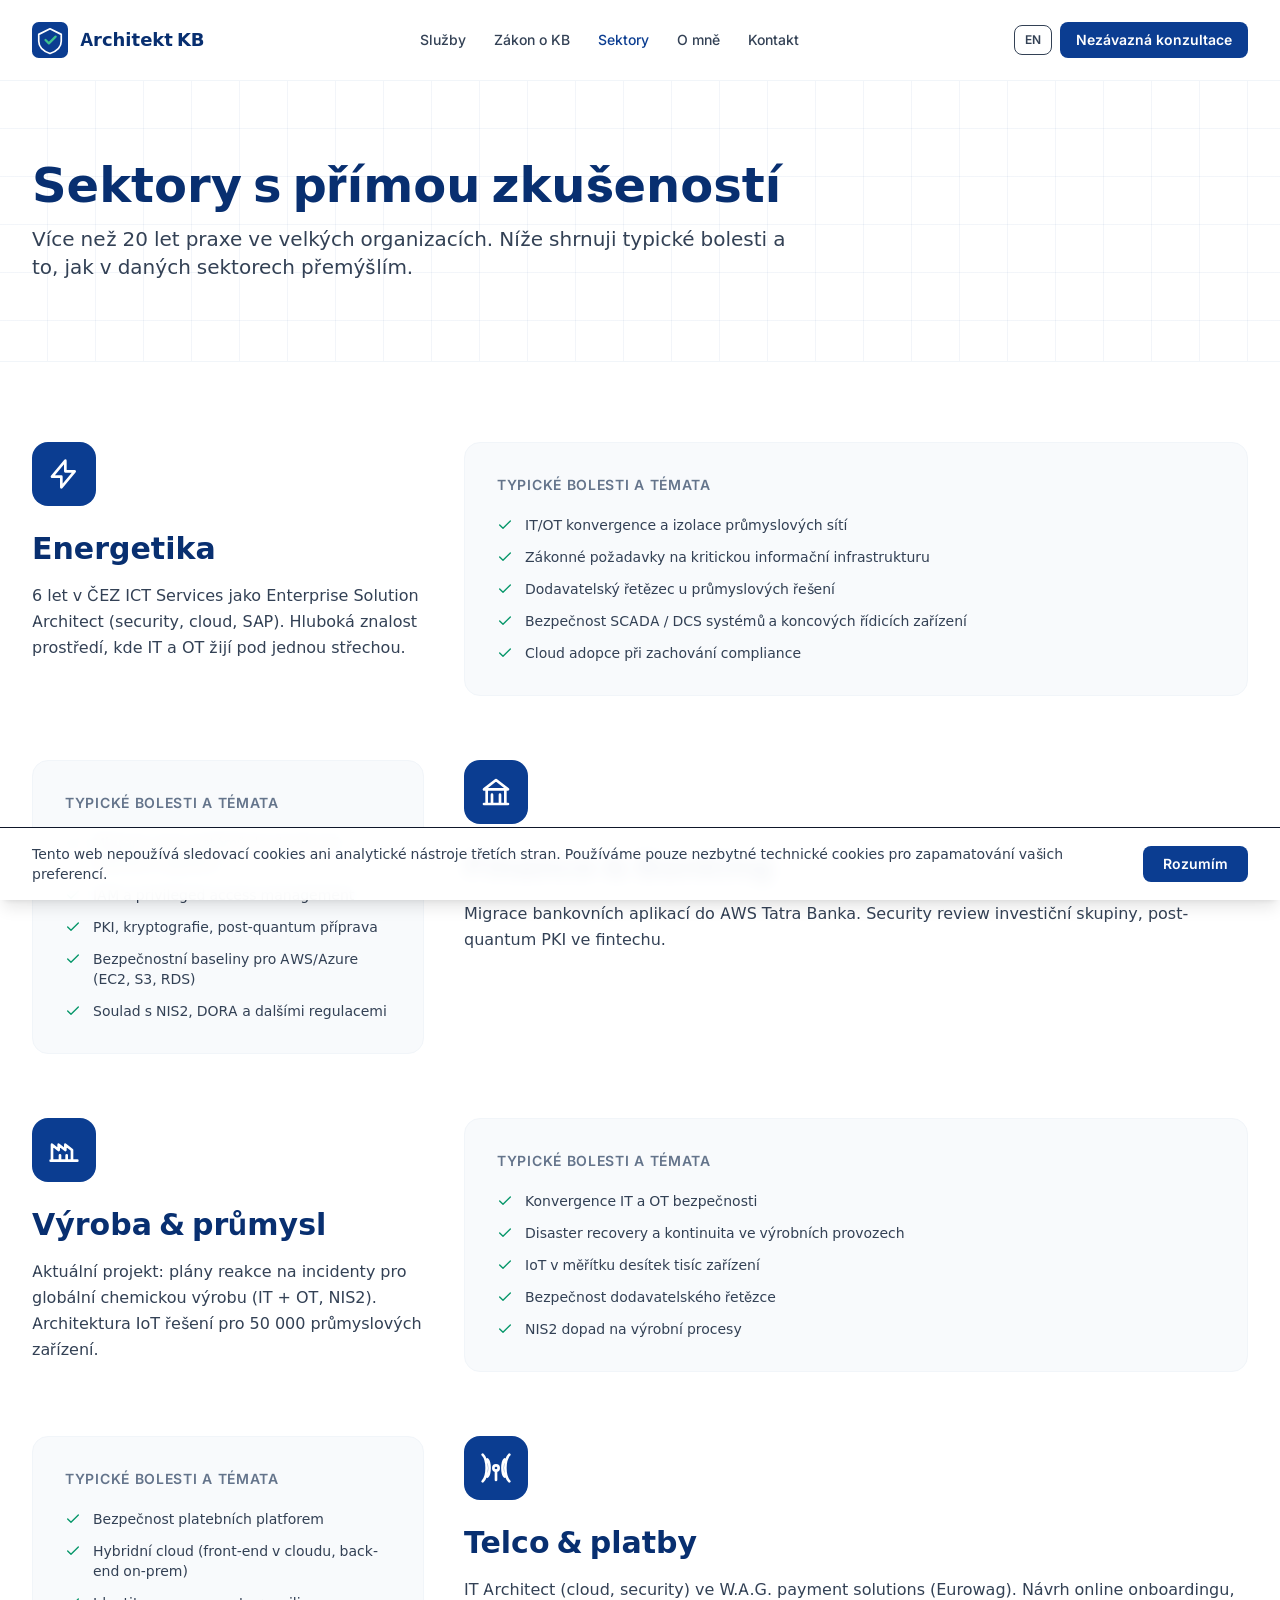
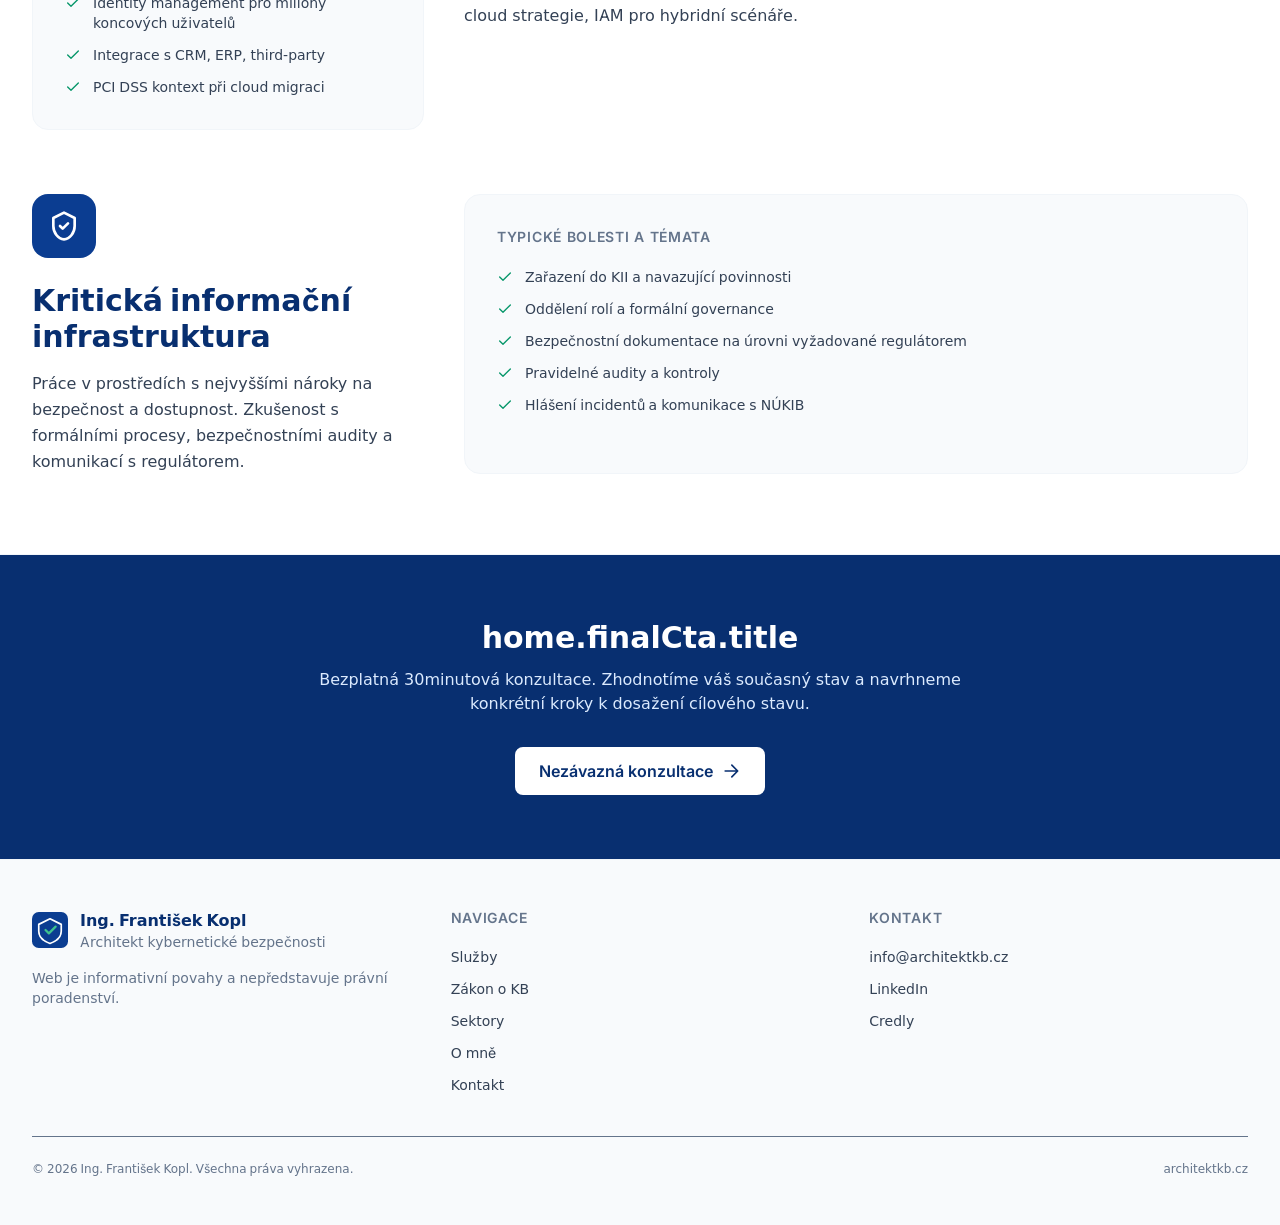
<file: cs/sektory/index.html>
<!DOCTYPE html><html lang="cs-CZ"> <head><meta charset="UTF-8"><meta name="viewport" content="width=device-width, initial-scale=1"><meta name="generator" content="Astro v5.18.1"><meta name="theme-color" content="#0b3d91"><title>Sektory s přímou zkušeností — Architekt KB</title><meta name="description" content="Externí architekt kybernetické bezpečnosti pro firmy regulované novým zákonem o kybernetické bezpečnosti (264/2025 Sb.) a směrnicí NIS2. Návrh bezpečnostní architektury, řízení rizik, soulad s legislativou."><link rel="canonical" href="https://architektkb.cz/cs/sektory"><link rel="icon" type="image/svg+xml" href="/favicon.svg"><link rel="alternate" hreflang="en" href="https://architektkb.cz/en/sectors"><link rel="alternate" hreflang="cs" href="https://architektkb.cz/cs/sektory"><link rel="alternate" hreflang="x-default" href="https://architektkb.cz/cs"><!-- Open Graph --><meta property="og:type" content="website"><meta property="og:title" content="Sektory s přímou zkušeností — Architekt KB"><meta property="og:description" content="Externí architekt kybernetické bezpečnosti pro firmy regulované novým zákonem o kybernetické bezpečnosti (264/2025 Sb.) a směrnicí NIS2. Návrh bezpečnostní architektury, řízení rizik, soulad s legislativou."><meta property="og:url" content="https://architektkb.cz/cs/sektory"><meta property="og:locale" content="cs_CZ"><meta property="og:site_name" content="Architekt KB"><!-- Fonts are self-hosted (no Google CDN) --><link rel="stylesheet" href="/_astro/index.B1u7h3d9.css"></head> <body class="flex min-h-screen flex-col bg-white text-ink-900"> <a href="#main" class="sr-only focus:not-sr-only focus:absolute focus:left-4 focus:top-4 focus:z-50 focus:rounded focus:bg-brand-700 focus:px-4 focus:py-2 focus:text-white"> Přeskočit na obsah </a> <header class="sticky top-0 z-40 border-b border-ink-100 bg-white/85 backdrop-blur-md"> <div class="container-prose flex h-16 items-center justify-between gap-4 md:h-20"> <a href="/cs" class="flex items-center gap-3 font-bold text-brand-800 hover:text-brand-600 transition-colors" aria-label="Architekt KB"> <svg class="h-9 w-9" viewBox="0 0 64 64" aria-hidden="true"> <rect width="64" height="64" rx="12" fill="#0b3d91"></rect> <path d="M32 12 L52 22 V34 C52 44 43 52 32 56 C21 52 12 44 12 34 V22 Z" fill="none" stroke="#ffffff" stroke-width="3" stroke-linejoin="round"></path> <path d="M24 32 L30 38 L42 26" fill="none" stroke="#3ec28f" stroke-width="4" stroke-linecap="round" stroke-linejoin="round"></path> </svg> <span class="hidden text-lg sm:inline">Architekt KB</span> </a> <nav class="hidden items-center gap-1 lg:flex" aria-label="Hlavní navigace"> <a href="/cs/sluzby" class="rounded-lg px-3 py-2 text-sm font-medium transition-colors text-ink-700 hover:text-brand-700"> Služby </a><a href="/cs/zakon" class="rounded-lg px-3 py-2 text-sm font-medium transition-colors text-ink-700 hover:text-brand-700"> Zákon o KB </a><a href="/cs/sektory" class="rounded-lg px-3 py-2 text-sm font-medium transition-colors text-brand-700" aria-current="page"> Sektory </a><a href="/cs/o-mne" class="rounded-lg px-3 py-2 text-sm font-medium transition-colors text-ink-700 hover:text-brand-700"> O mně </a><a href="/cs/kontakt" class="rounded-lg px-3 py-2 text-sm font-medium transition-colors text-ink-700 hover:text-brand-700"> Kontakt </a> </nav> <div class="flex items-center gap-2"> <a href="/en/sectors" class="rounded-lg border border-ink-200 px-2.5 py-1.5 text-xs font-semibold text-ink-700 hover:border-brand-600 hover:text-brand-700 transition-colors" hreflang="en" aria-label="Switch to English"> EN </a> <a href="/cs/kontakt" class="hidden rounded-lg bg-brand-700 px-4 py-2 text-sm font-semibold text-white hover:bg-brand-600 transition-colors md:inline-block"> Nezávazná konzultace </a> <button type="button" class="inline-flex h-10 w-10 items-center justify-center rounded-lg border border-ink-200 text-ink-700 hover:border-brand-600 hover:text-brand-700 lg:hidden" aria-label="Menu" aria-expanded="false" aria-controls="mobile-nav" data-menu-toggle> <svg class="h-5 w-5" viewBox="0 0 24 24" fill="none" stroke="currentColor" stroke-width="2" stroke-linecap="round" stroke-linejoin="round"> <line x1="3" y1="6" x2="21" y2="6"></line> <line x1="3" y1="12" x2="21" y2="12"></line> <line x1="3" y1="18" x2="21" y2="18"></line> </svg> </button> </div> </div> <nav id="mobile-nav" class="hidden border-t border-ink-100 bg-white lg:hidden" aria-label="Mobilní navigace"> <div class="container-prose flex flex-col gap-1 py-3"> <a href="/cs/sluzby" class="rounded-lg px-3 py-2.5 text-sm font-medium text-ink-700 hover:bg-ink-50"> Služby </a><a href="/cs/zakon" class="rounded-lg px-3 py-2.5 text-sm font-medium text-ink-700 hover:bg-ink-50"> Zákon o KB </a><a href="/cs/sektory" class="rounded-lg px-3 py-2.5 text-sm font-medium bg-brand-50 text-brand-700" aria-current="page"> Sektory </a><a href="/cs/o-mne" class="rounded-lg px-3 py-2.5 text-sm font-medium text-ink-700 hover:bg-ink-50"> O mně </a><a href="/cs/kontakt" class="rounded-lg px-3 py-2.5 text-sm font-medium text-ink-700 hover:bg-ink-50"> Kontakt </a> <a href="/cs/kontakt" class="mt-2 rounded-lg bg-brand-700 px-3 py-2.5 text-center text-sm font-semibold text-white hover:bg-brand-600"> Nezávazná konzultace </a> </div> </nav> </header> <script type="module">const e=document.querySelector("[data-menu-toggle]"),t=document.getElementById("mobile-nav");e&&t&&e.addEventListener("click",()=>{const n=e.getAttribute("aria-expanded")==="true";e.setAttribute("aria-expanded",String(!n)),t.classList.toggle("hidden")});</script> <main id="main" class="flex-1">  <!-- Hero --><section class="hero-grid border-b border-ink-100"> <div class="container-prose py-16 md:py-20"> <div class="max-w-3xl"> <h1 class="text-4xl font-extrabold text-brand-800 md:text-5xl">Sektory s přímou zkušeností</h1> <p class="mt-4 text-lg text-ink-700 md:text-xl">Více než 20 let praxe ve velkých organizacích. Níže shrnuji typické bolesti a to, jak v daných sektorech přemýšlím.</p> </div> </div> </section> <!-- Sectors --> <section class="bg-white"> <div class="container-prose py-20"> <div class="space-y-16"> <article class="grid gap-10 lg:grid-cols-[1fr_2fr]"> <div> <div class="flex h-16 w-16 items-center justify-center rounded-2xl bg-brand-700 text-white"> <svg xmlns="http://www.w3.org/2000/svg" viewBox="0 0 24 24" fill="none" stroke="currentColor" stroke-width="2" stroke-linecap="round" stroke-linejoin="round" class="h-8 w-8" aria-hidden="true"><path d="M13 2 3 14h7v8l10-12h-7V2z"/></svg> </div> <h2 class="mt-6 text-2xl font-bold text-brand-800 md:text-3xl">Energetika</h2> <p class="mt-4 text-base leading-relaxed text-ink-700">6 let v ČEZ ICT Services jako Enterprise Solution Architect (security, cloud, SAP). Hluboká znalost prostředí, kde IT a OT žijí pod jednou střechou.</p> </div> <div class="rounded-2xl border border-ink-100 bg-ink-50 p-8"> <h3 class="text-sm font-semibold uppercase tracking-wider text-ink-500"> Typické bolesti a témata </h3> <ul class="mt-5 space-y-3"> <li class="flex gap-3 text-sm text-ink-700"> <svg xmlns="http://www.w3.org/2000/svg" viewBox="0 0 24 24" fill="none" stroke="currentColor" stroke-width="2" stroke-linecap="round" stroke-linejoin="round" class="mt-0.5 h-4 w-4 shrink-0 text-accent-600" aria-hidden="true"><path d="M20 6 9 17l-5-5"/></svg> <span>IT/OT konvergence a izolace průmyslových sítí</span> </li><li class="flex gap-3 text-sm text-ink-700"> <svg xmlns="http://www.w3.org/2000/svg" viewBox="0 0 24 24" fill="none" stroke="currentColor" stroke-width="2" stroke-linecap="round" stroke-linejoin="round" class="mt-0.5 h-4 w-4 shrink-0 text-accent-600" aria-hidden="true"><path d="M20 6 9 17l-5-5"/></svg> <span>Zákonné požadavky na kritickou informační infrastrukturu</span> </li><li class="flex gap-3 text-sm text-ink-700"> <svg xmlns="http://www.w3.org/2000/svg" viewBox="0 0 24 24" fill="none" stroke="currentColor" stroke-width="2" stroke-linecap="round" stroke-linejoin="round" class="mt-0.5 h-4 w-4 shrink-0 text-accent-600" aria-hidden="true"><path d="M20 6 9 17l-5-5"/></svg> <span>Dodavatelský řetězec u průmyslových řešení</span> </li><li class="flex gap-3 text-sm text-ink-700"> <svg xmlns="http://www.w3.org/2000/svg" viewBox="0 0 24 24" fill="none" stroke="currentColor" stroke-width="2" stroke-linecap="round" stroke-linejoin="round" class="mt-0.5 h-4 w-4 shrink-0 text-accent-600" aria-hidden="true"><path d="M20 6 9 17l-5-5"/></svg> <span>Bezpečnost SCADA / DCS systémů a koncových řídicích zařízení</span> </li><li class="flex gap-3 text-sm text-ink-700"> <svg xmlns="http://www.w3.org/2000/svg" viewBox="0 0 24 24" fill="none" stroke="currentColor" stroke-width="2" stroke-linecap="round" stroke-linejoin="round" class="mt-0.5 h-4 w-4 shrink-0 text-accent-600" aria-hidden="true"><path d="M20 6 9 17l-5-5"/></svg> <span>Cloud adopce při zachování compliance</span> </li> </ul> </div> </article><article class="grid gap-10 lg:grid-cols-[1fr_2fr] lg:[&#38;>div:first-child]:order-2"> <div> <div class="flex h-16 w-16 items-center justify-center rounded-2xl bg-brand-700 text-white"> <svg xmlns="http://www.w3.org/2000/svg" viewBox="0 0 24 24" fill="none" stroke="currentColor" stroke-width="2" stroke-linecap="round" stroke-linejoin="round" class="h-8 w-8" aria-hidden="true"><path d="M3 21h18M5 21V10M19 21V10M3 10h18L12 3 3 10zM9 21v-7M15 21v-7"/></svg> </div> <h2 class="mt-6 text-2xl font-bold text-brand-800 md:text-3xl">Finance &amp; Banking</h2> <p class="mt-4 text-base leading-relaxed text-ink-700">Migrace bankovních aplikací do AWS Tatra Banka. Security review investiční skupiny, post-quantum PKI ve fintechu.</p> </div> <div class="rounded-2xl border border-ink-100 bg-ink-50 p-8"> <h3 class="text-sm font-semibold uppercase tracking-wider text-ink-500"> Typické bolesti a témata </h3> <ul class="mt-5 space-y-3"> <li class="flex gap-3 text-sm text-ink-700"> <svg xmlns="http://www.w3.org/2000/svg" viewBox="0 0 24 24" fill="none" stroke="currentColor" stroke-width="2" stroke-linecap="round" stroke-linejoin="round" class="mt-0.5 h-4 w-4 shrink-0 text-accent-600" aria-hidden="true"><path d="M20 6 9 17l-5-5"/></svg> <span>Migrace core systémů do cloudu při dodržení regulace</span> </li><li class="flex gap-3 text-sm text-ink-700"> <svg xmlns="http://www.w3.org/2000/svg" viewBox="0 0 24 24" fill="none" stroke="currentColor" stroke-width="2" stroke-linecap="round" stroke-linejoin="round" class="mt-0.5 h-4 w-4 shrink-0 text-accent-600" aria-hidden="true"><path d="M20 6 9 17l-5-5"/></svg> <span>IAM a privileged access management</span> </li><li class="flex gap-3 text-sm text-ink-700"> <svg xmlns="http://www.w3.org/2000/svg" viewBox="0 0 24 24" fill="none" stroke="currentColor" stroke-width="2" stroke-linecap="round" stroke-linejoin="round" class="mt-0.5 h-4 w-4 shrink-0 text-accent-600" aria-hidden="true"><path d="M20 6 9 17l-5-5"/></svg> <span>PKI, kryptografie, post-quantum příprava</span> </li><li class="flex gap-3 text-sm text-ink-700"> <svg xmlns="http://www.w3.org/2000/svg" viewBox="0 0 24 24" fill="none" stroke="currentColor" stroke-width="2" stroke-linecap="round" stroke-linejoin="round" class="mt-0.5 h-4 w-4 shrink-0 text-accent-600" aria-hidden="true"><path d="M20 6 9 17l-5-5"/></svg> <span>Bezpečnostní baseliny pro AWS/Azure (EC2, S3, RDS)</span> </li><li class="flex gap-3 text-sm text-ink-700"> <svg xmlns="http://www.w3.org/2000/svg" viewBox="0 0 24 24" fill="none" stroke="currentColor" stroke-width="2" stroke-linecap="round" stroke-linejoin="round" class="mt-0.5 h-4 w-4 shrink-0 text-accent-600" aria-hidden="true"><path d="M20 6 9 17l-5-5"/></svg> <span>Soulad s NIS2, DORA a dalšími regulacemi</span> </li> </ul> </div> </article><article class="grid gap-10 lg:grid-cols-[1fr_2fr]"> <div> <div class="flex h-16 w-16 items-center justify-center rounded-2xl bg-brand-700 text-white"> <svg xmlns="http://www.w3.org/2000/svg" viewBox="0 0 24 24" fill="none" stroke="currentColor" stroke-width="2" stroke-linecap="round" stroke-linejoin="round" class="h-8 w-8" aria-hidden="true"><path d="M2 20h20M3 20V8l5 4V8l5 4V8l5 4v8M9 20v-4M14 20v-4"/></svg> </div> <h2 class="mt-6 text-2xl font-bold text-brand-800 md:text-3xl">Výroba &amp; průmysl</h2> <p class="mt-4 text-base leading-relaxed text-ink-700">Aktuální projekt: plány reakce na incidenty pro globální chemickou výrobu (IT + OT, NIS2). Architektura IoT řešení pro 50 000 průmyslových zařízení.</p> </div> <div class="rounded-2xl border border-ink-100 bg-ink-50 p-8"> <h3 class="text-sm font-semibold uppercase tracking-wider text-ink-500"> Typické bolesti a témata </h3> <ul class="mt-5 space-y-3"> <li class="flex gap-3 text-sm text-ink-700"> <svg xmlns="http://www.w3.org/2000/svg" viewBox="0 0 24 24" fill="none" stroke="currentColor" stroke-width="2" stroke-linecap="round" stroke-linejoin="round" class="mt-0.5 h-4 w-4 shrink-0 text-accent-600" aria-hidden="true"><path d="M20 6 9 17l-5-5"/></svg> <span>Konvergence IT a OT bezpečnosti</span> </li><li class="flex gap-3 text-sm text-ink-700"> <svg xmlns="http://www.w3.org/2000/svg" viewBox="0 0 24 24" fill="none" stroke="currentColor" stroke-width="2" stroke-linecap="round" stroke-linejoin="round" class="mt-0.5 h-4 w-4 shrink-0 text-accent-600" aria-hidden="true"><path d="M20 6 9 17l-5-5"/></svg> <span>Disaster recovery a kontinuita ve výrobních provozech</span> </li><li class="flex gap-3 text-sm text-ink-700"> <svg xmlns="http://www.w3.org/2000/svg" viewBox="0 0 24 24" fill="none" stroke="currentColor" stroke-width="2" stroke-linecap="round" stroke-linejoin="round" class="mt-0.5 h-4 w-4 shrink-0 text-accent-600" aria-hidden="true"><path d="M20 6 9 17l-5-5"/></svg> <span>IoT v měřítku desítek tisíc zařízení</span> </li><li class="flex gap-3 text-sm text-ink-700"> <svg xmlns="http://www.w3.org/2000/svg" viewBox="0 0 24 24" fill="none" stroke="currentColor" stroke-width="2" stroke-linecap="round" stroke-linejoin="round" class="mt-0.5 h-4 w-4 shrink-0 text-accent-600" aria-hidden="true"><path d="M20 6 9 17l-5-5"/></svg> <span>Bezpečnost dodavatelského řetězce</span> </li><li class="flex gap-3 text-sm text-ink-700"> <svg xmlns="http://www.w3.org/2000/svg" viewBox="0 0 24 24" fill="none" stroke="currentColor" stroke-width="2" stroke-linecap="round" stroke-linejoin="round" class="mt-0.5 h-4 w-4 shrink-0 text-accent-600" aria-hidden="true"><path d="M20 6 9 17l-5-5"/></svg> <span>NIS2 dopad na výrobní procesy</span> </li> </ul> </div> </article><article class="grid gap-10 lg:grid-cols-[1fr_2fr] lg:[&#38;>div:first-child]:order-2"> <div> <div class="flex h-16 w-16 items-center justify-center rounded-2xl bg-brand-700 text-white"> <svg xmlns="http://www.w3.org/2000/svg" viewBox="0 0 24 24" fill="none" stroke="currentColor" stroke-width="2" stroke-linecap="round" stroke-linejoin="round" class="h-8 w-8" aria-hidden="true"><circle cx="12" cy="12" r="2"/><path d="M12 14v7M5.5 5.5C7.7 7.7 7.7 16.3 5.5 18.5M18.5 5.5C16.3 7.7 16.3 16.3 18.5 18.5M2 2c4 4 4 16 0 20M22 2c-4 4-4 16 0 20"/></svg> </div> <h2 class="mt-6 text-2xl font-bold text-brand-800 md:text-3xl">Telco &amp; platby</h2> <p class="mt-4 text-base leading-relaxed text-ink-700">IT Architect (cloud, security) ve W.A.G. payment solutions (Eurowag). Návrh online onboardingu, cloud strategie, IAM pro hybridní scénáře.</p> </div> <div class="rounded-2xl border border-ink-100 bg-ink-50 p-8"> <h3 class="text-sm font-semibold uppercase tracking-wider text-ink-500"> Typické bolesti a témata </h3> <ul class="mt-5 space-y-3"> <li class="flex gap-3 text-sm text-ink-700"> <svg xmlns="http://www.w3.org/2000/svg" viewBox="0 0 24 24" fill="none" stroke="currentColor" stroke-width="2" stroke-linecap="round" stroke-linejoin="round" class="mt-0.5 h-4 w-4 shrink-0 text-accent-600" aria-hidden="true"><path d="M20 6 9 17l-5-5"/></svg> <span>Bezpečnost platebních platforem</span> </li><li class="flex gap-3 text-sm text-ink-700"> <svg xmlns="http://www.w3.org/2000/svg" viewBox="0 0 24 24" fill="none" stroke="currentColor" stroke-width="2" stroke-linecap="round" stroke-linejoin="round" class="mt-0.5 h-4 w-4 shrink-0 text-accent-600" aria-hidden="true"><path d="M20 6 9 17l-5-5"/></svg> <span>Hybridní cloud (front-end v cloudu, back-end on-prem)</span> </li><li class="flex gap-3 text-sm text-ink-700"> <svg xmlns="http://www.w3.org/2000/svg" viewBox="0 0 24 24" fill="none" stroke="currentColor" stroke-width="2" stroke-linecap="round" stroke-linejoin="round" class="mt-0.5 h-4 w-4 shrink-0 text-accent-600" aria-hidden="true"><path d="M20 6 9 17l-5-5"/></svg> <span>Identity management pro miliony koncových uživatelů</span> </li><li class="flex gap-3 text-sm text-ink-700"> <svg xmlns="http://www.w3.org/2000/svg" viewBox="0 0 24 24" fill="none" stroke="currentColor" stroke-width="2" stroke-linecap="round" stroke-linejoin="round" class="mt-0.5 h-4 w-4 shrink-0 text-accent-600" aria-hidden="true"><path d="M20 6 9 17l-5-5"/></svg> <span>Integrace s CRM, ERP, third-party</span> </li><li class="flex gap-3 text-sm text-ink-700"> <svg xmlns="http://www.w3.org/2000/svg" viewBox="0 0 24 24" fill="none" stroke="currentColor" stroke-width="2" stroke-linecap="round" stroke-linejoin="round" class="mt-0.5 h-4 w-4 shrink-0 text-accent-600" aria-hidden="true"><path d="M20 6 9 17l-5-5"/></svg> <span>PCI DSS kontext při cloud migraci</span> </li> </ul> </div> </article><article class="grid gap-10 lg:grid-cols-[1fr_2fr]"> <div> <div class="flex h-16 w-16 items-center justify-center rounded-2xl bg-brand-700 text-white"> <svg xmlns="http://www.w3.org/2000/svg" viewBox="0 0 24 24" fill="none" stroke="currentColor" stroke-width="2" stroke-linecap="round" stroke-linejoin="round" class="h-8 w-8" aria-hidden="true"><path d="M12 2 4 6v6c0 5 3.5 9.7 8 10 4.5-.3 8-5 8-10V6l-8-4z"/><path d="m9 12 2 2 4-4"/></svg> </div> <h2 class="mt-6 text-2xl font-bold text-brand-800 md:text-3xl">Kritická informační infrastruktura</h2> <p class="mt-4 text-base leading-relaxed text-ink-700">Práce v prostředích s nejvyššími nároky na bezpečnost a dostupnost. Zkušenost s formálními procesy, bezpečnostními audity a komunikací s regulátorem.</p> </div> <div class="rounded-2xl border border-ink-100 bg-ink-50 p-8"> <h3 class="text-sm font-semibold uppercase tracking-wider text-ink-500"> Typické bolesti a témata </h3> <ul class="mt-5 space-y-3"> <li class="flex gap-3 text-sm text-ink-700"> <svg xmlns="http://www.w3.org/2000/svg" viewBox="0 0 24 24" fill="none" stroke="currentColor" stroke-width="2" stroke-linecap="round" stroke-linejoin="round" class="mt-0.5 h-4 w-4 shrink-0 text-accent-600" aria-hidden="true"><path d="M20 6 9 17l-5-5"/></svg> <span>Zařazení do KII a navazující povinnosti</span> </li><li class="flex gap-3 text-sm text-ink-700"> <svg xmlns="http://www.w3.org/2000/svg" viewBox="0 0 24 24" fill="none" stroke="currentColor" stroke-width="2" stroke-linecap="round" stroke-linejoin="round" class="mt-0.5 h-4 w-4 shrink-0 text-accent-600" aria-hidden="true"><path d="M20 6 9 17l-5-5"/></svg> <span>Oddělení rolí a formální governance</span> </li><li class="flex gap-3 text-sm text-ink-700"> <svg xmlns="http://www.w3.org/2000/svg" viewBox="0 0 24 24" fill="none" stroke="currentColor" stroke-width="2" stroke-linecap="round" stroke-linejoin="round" class="mt-0.5 h-4 w-4 shrink-0 text-accent-600" aria-hidden="true"><path d="M20 6 9 17l-5-5"/></svg> <span>Bezpečnostní dokumentace na úrovni vyžadované regulátorem</span> </li><li class="flex gap-3 text-sm text-ink-700"> <svg xmlns="http://www.w3.org/2000/svg" viewBox="0 0 24 24" fill="none" stroke="currentColor" stroke-width="2" stroke-linecap="round" stroke-linejoin="round" class="mt-0.5 h-4 w-4 shrink-0 text-accent-600" aria-hidden="true"><path d="M20 6 9 17l-5-5"/></svg> <span>Pravidelné audity a kontroly</span> </li><li class="flex gap-3 text-sm text-ink-700"> <svg xmlns="http://www.w3.org/2000/svg" viewBox="0 0 24 24" fill="none" stroke="currentColor" stroke-width="2" stroke-linecap="round" stroke-linejoin="round" class="mt-0.5 h-4 w-4 shrink-0 text-accent-600" aria-hidden="true"><path d="M20 6 9 17l-5-5"/></svg> <span>Hlášení incidentů a komunikace s NÚKIB</span> </li> </ul> </div> </article> </div> </div> </section> <!-- CTA --> <section class="border-t border-ink-100 bg-brand-800"> <div class="container-prose py-16"> <div class="mx-auto max-w-2xl text-center"> <h2 class="text-2xl font-bold text-white md:text-3xl">home.finalCta.title</h2> <p class="mt-3 text-brand-100">Bezplatná 30minutová konzultace. Zhodnotíme váš současný stav a navrhneme konkrétní kroky k dosažení cílového stavu.</p> <a href="/cs/kontakt" class="mt-8 inline-flex items-center gap-2 rounded-lg bg-white px-6 py-3 text-base font-semibold text-brand-800 hover:bg-brand-50"> Nezávazná konzultace <svg xmlns="http://www.w3.org/2000/svg" viewBox="0 0 24 24" fill="none" stroke="currentColor" stroke-width="2" stroke-linecap="round" stroke-linejoin="round" class="h-5 w-5" aria-hidden="true"><path d="M5 12h14M13 5l7 7-7 7"/></svg> </a> </div> </div> </section>  </main> <footer class="border-t border-ink-100 bg-ink-50"> <div class="container-prose py-12"> <div class="grid gap-10 md:grid-cols-3"> <div> <div class="flex items-center gap-3"> <svg class="h-9 w-9" viewBox="0 0 64 64" aria-hidden="true"> <rect width="64" height="64" rx="12" fill="#0b3d91"></rect> <path d="M32 12 L52 22 V34 C52 44 43 52 32 56 C21 52 12 44 12 34 V22 Z" fill="none" stroke="#ffffff" stroke-width="3" stroke-linejoin="round"></path> <path d="M24 32 L30 38 L42 26" fill="none" stroke="#3ec28f" stroke-width="4" stroke-linecap="round" stroke-linejoin="round"></path> </svg> <div> <p class="font-bold text-brand-800">Ing. František Kopl</p> <p class="text-sm text-ink-500">Architekt kybernetické bezpečnosti</p> </div> </div> <p class="mt-4 max-w-sm text-sm text-ink-500">Web je informativní povahy a nepředstavuje právní poradenství.</p> </div> <div> <h2 class="text-sm font-semibold uppercase tracking-wider text-ink-500">Navigace</h2> <ul class="mt-4 space-y-2"> <li> <a href="/cs/sluzby" class="text-sm text-ink-700 hover:text-brand-700"> Služby </a> </li><li> <a href="/cs/zakon" class="text-sm text-ink-700 hover:text-brand-700"> Zákon o KB </a> </li><li> <a href="/cs/sektory" class="text-sm text-ink-700 hover:text-brand-700"> Sektory </a> </li><li> <a href="/cs/o-mne" class="text-sm text-ink-700 hover:text-brand-700"> O mně </a> </li><li> <a href="/cs/kontakt" class="text-sm text-ink-700 hover:text-brand-700"> Kontakt </a> </li> </ul> </div> <div> <h2 class="text-sm font-semibold uppercase tracking-wider text-ink-500">Kontakt</h2> <ul class="mt-4 space-y-2"> <li> <a id="oe-q7zjq6" href="#" class="text-sm text-ink-700 hover:text-brand-700" data-u="info" data-d="architektkb.cz" data-s data-b aria-label="Email">  <span class="oe-placeholder">[info at architektkb.cz]</span>  </a> <script>(function(){const id = "oe-q7zjq6";

  (function () {
    const el = document.getElementById(id);
    if (!el) return;
    const u = el.dataset.u;
    const d = el.dataset.d;
    const addr = u + '@' + d;

    // Build mailto href
    let href = 'mai' + 'lto:' + addr;
    const params = [];
    if (el.dataset.s) params.push('subject=' + encodeURIComponent(el.dataset.s));
    if (el.dataset.b) params.push('body=' + encodeURIComponent(el.dataset.b));
    if (params.length) href += '?' + params.join('&');
    el.href = href;

    // Replace placeholder text if present
    const placeholder = el.querySelector('.oe-placeholder');
    if (placeholder) placeholder.textContent = addr;

    // Clean up data attributes
    delete el.dataset.u;
    delete el.dataset.d;
    delete el.dataset.s;
    delete el.dataset.b;
  })();
})();</script> </li> <li> <a href="https://www.linkedin.com/in/frantisek-kopl" rel="noopener" class="text-sm text-ink-700 hover:text-brand-700">
LinkedIn
</a> </li> <li> <a href="https://www.credly.com/users/frantisek-kopl" rel="noopener" class="text-sm text-ink-700 hover:text-brand-700">
Credly
</a> </li> </ul> </div> </div> <div class="mt-10 flex flex-col items-start justify-between gap-2 border-t border-ink-200 pt-6 text-xs text-ink-500 md:flex-row md:items-center"> <p>© 2026 Ing. František Kopl. Všechna práva vyhrazena.</p> <p>architektkb.cz</p> </div> </div> </footer> <div id="cookie-banner" class="fixed inset-x-0 bottom-0 z-50 hidden border-t border-ink-200 bg-white/95 backdrop-blur-sm shadow-lg" role="alert" aria-live="polite"> <div class="container-prose flex flex-col items-start gap-4 py-4 sm:flex-row sm:items-center sm:justify-between"> <p class="text-sm text-ink-700">Tento web nepoužívá sledovací cookies ani analytické nástroje třetích stran. Používáme pouze nezbytné technické cookies pro zapamatování vašich preferencí.</p> <button type="button" id="cookie-accept" class="shrink-0 rounded-lg bg-brand-700 px-5 py-2 text-sm font-semibold text-white hover:bg-brand-600 transition-colors"> Rozumím </button> </div> </div> <script type="module">const t="architektkb_cookie_consent",e=document.getElementById("cookie-banner"),c=document.getElementById("cookie-accept");e&&!localStorage.getItem(t)&&e.classList.remove("hidden");c?.addEventListener("click",()=>{localStorage.setItem(t,"accepted"),e?.classList.add("hidden")});</script> </body></html>
</file>
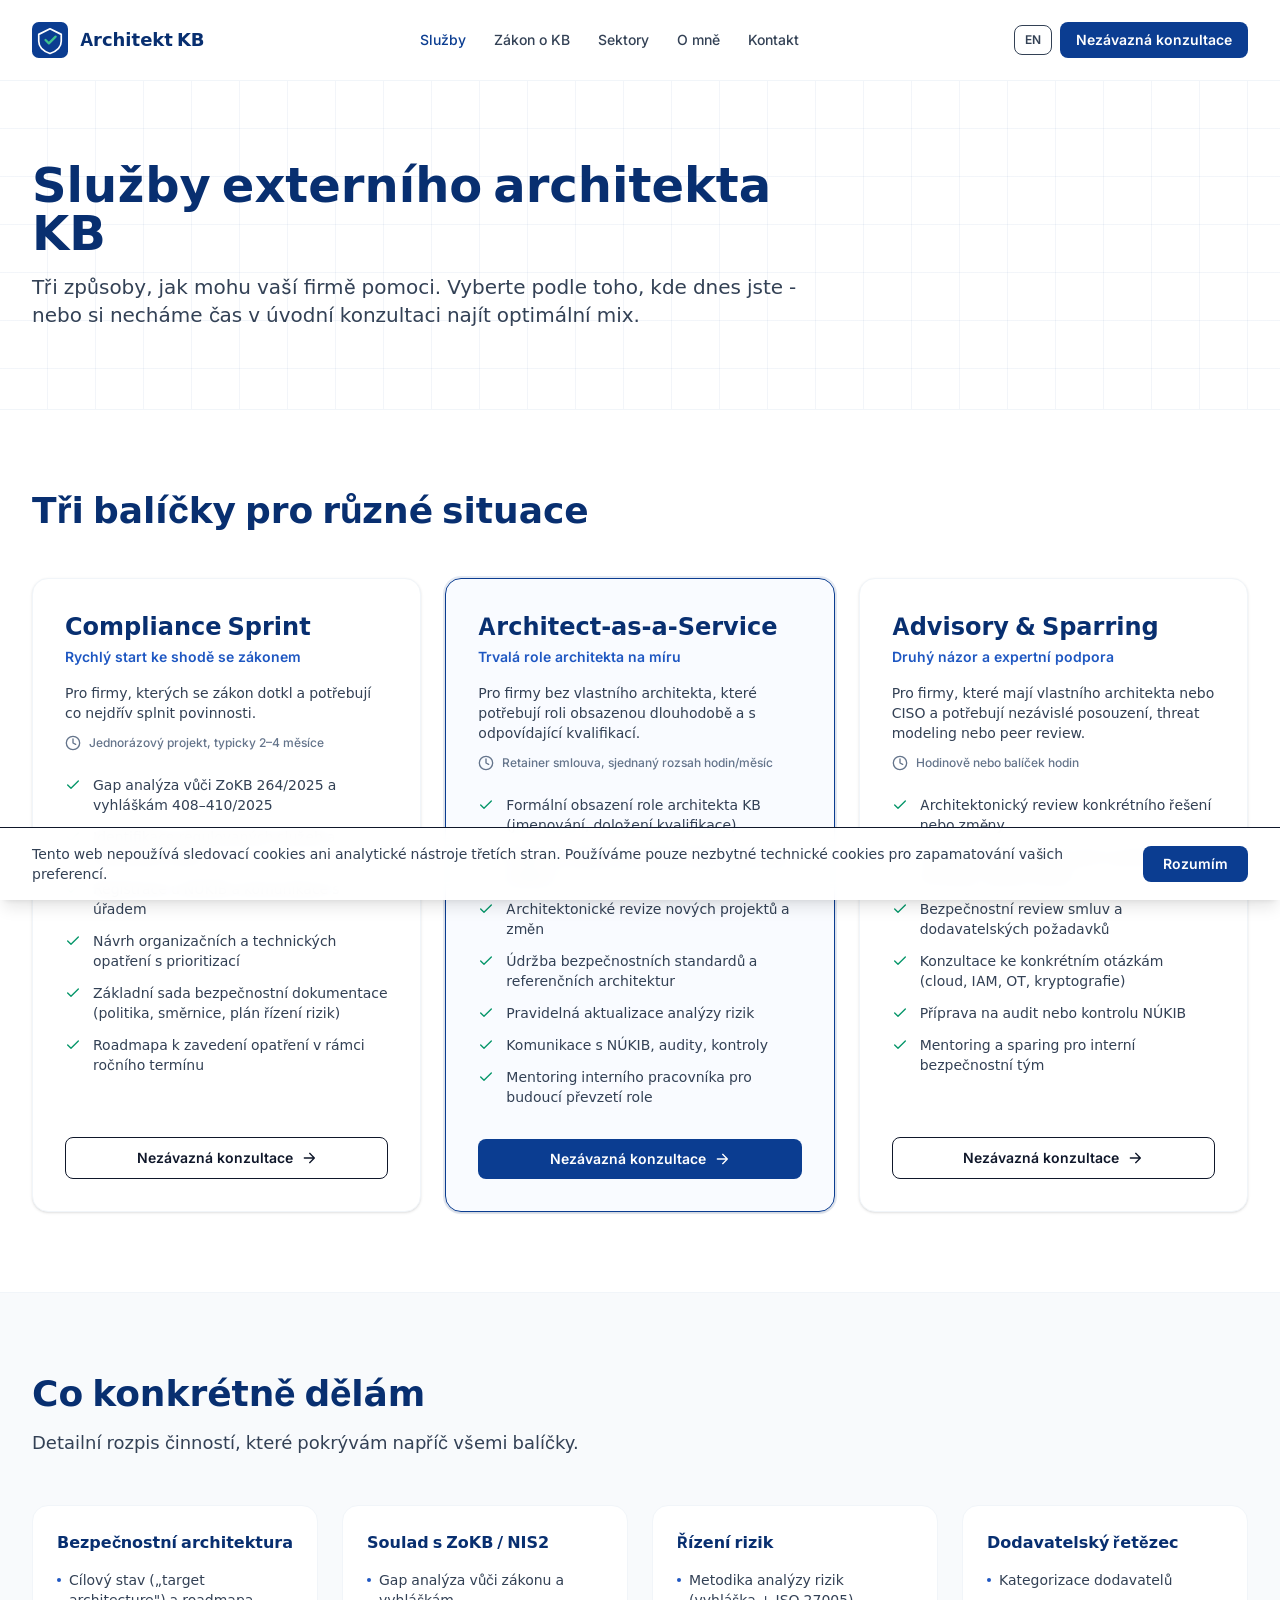
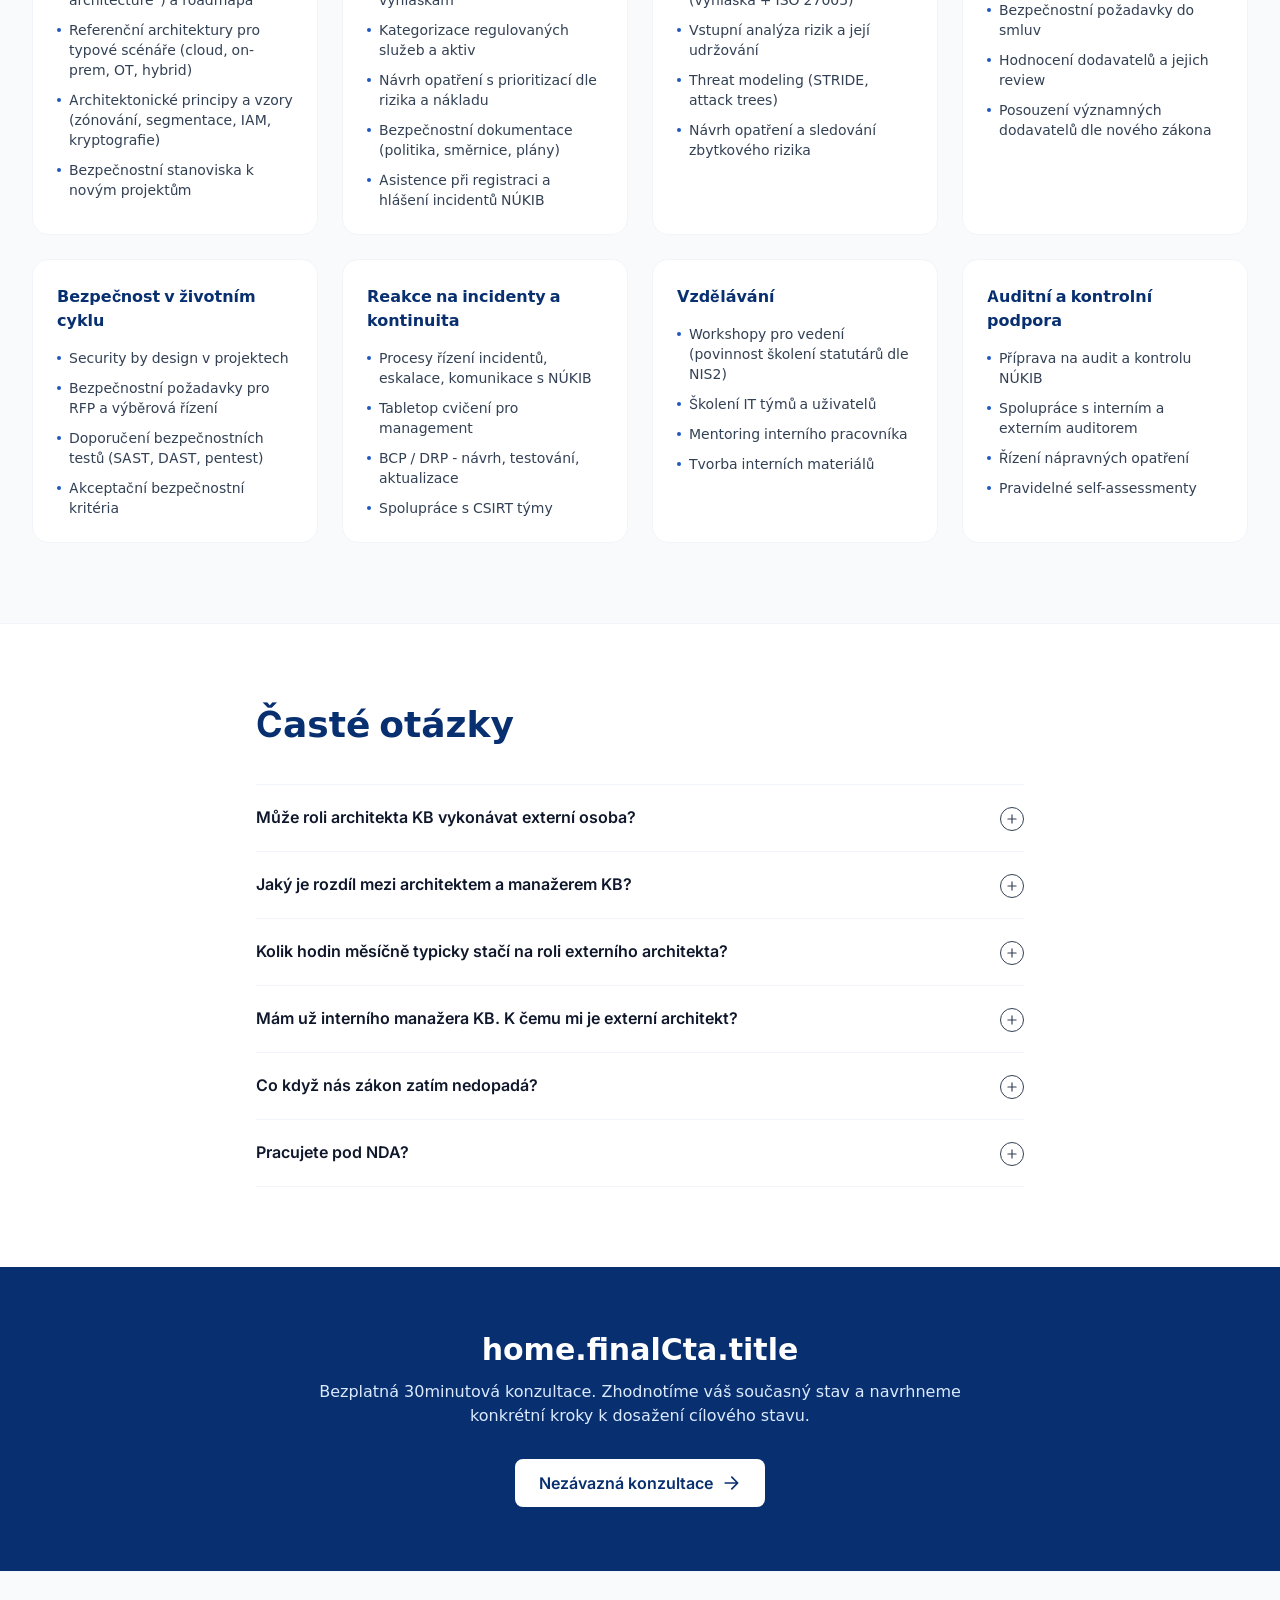
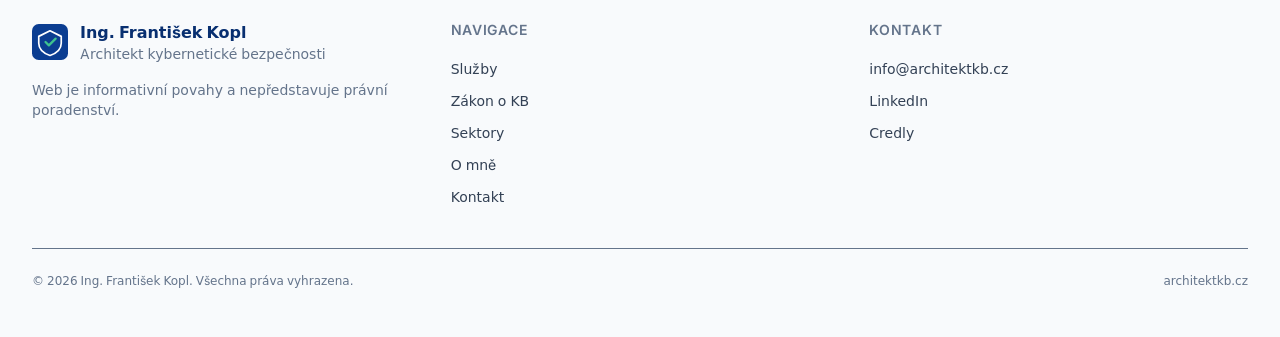
<file: cs/sluzby/index.html>
<!DOCTYPE html><html lang="cs-CZ"> <head><meta charset="UTF-8"><meta name="viewport" content="width=device-width, initial-scale=1"><meta name="generator" content="Astro v5.18.1"><meta name="theme-color" content="#0b3d91"><title>Služby externího architekta KB — Architekt KB</title><meta name="description" content="Externí architekt kybernetické bezpečnosti pro firmy regulované novým zákonem o kybernetické bezpečnosti (264/2025 Sb.) a směrnicí NIS2. Návrh bezpečnostní architektury, řízení rizik, soulad s legislativou."><link rel="canonical" href="https://architektkb.cz/cs/sluzby"><link rel="icon" type="image/svg+xml" href="/favicon.svg"><link rel="alternate" hreflang="en" href="https://architektkb.cz/en/services"><link rel="alternate" hreflang="cs" href="https://architektkb.cz/cs/sluzby"><link rel="alternate" hreflang="x-default" href="https://architektkb.cz/cs"><!-- Open Graph --><meta property="og:type" content="website"><meta property="og:title" content="Služby externího architekta KB — Architekt KB"><meta property="og:description" content="Externí architekt kybernetické bezpečnosti pro firmy regulované novým zákonem o kybernetické bezpečnosti (264/2025 Sb.) a směrnicí NIS2. Návrh bezpečnostní architektury, řízení rizik, soulad s legislativou."><meta property="og:url" content="https://architektkb.cz/cs/sluzby"><meta property="og:locale" content="cs_CZ"><meta property="og:site_name" content="Architekt KB"><!-- Fonts are self-hosted (no Google CDN) --><link rel="stylesheet" href="/_astro/index.B1u7h3d9.css"></head> <body class="flex min-h-screen flex-col bg-white text-ink-900"> <a href="#main" class="sr-only focus:not-sr-only focus:absolute focus:left-4 focus:top-4 focus:z-50 focus:rounded focus:bg-brand-700 focus:px-4 focus:py-2 focus:text-white"> Přeskočit na obsah </a> <header class="sticky top-0 z-40 border-b border-ink-100 bg-white/85 backdrop-blur-md"> <div class="container-prose flex h-16 items-center justify-between gap-4 md:h-20"> <a href="/cs" class="flex items-center gap-3 font-bold text-brand-800 hover:text-brand-600 transition-colors" aria-label="Architekt KB"> <svg class="h-9 w-9" viewBox="0 0 64 64" aria-hidden="true"> <rect width="64" height="64" rx="12" fill="#0b3d91"></rect> <path d="M32 12 L52 22 V34 C52 44 43 52 32 56 C21 52 12 44 12 34 V22 Z" fill="none" stroke="#ffffff" stroke-width="3" stroke-linejoin="round"></path> <path d="M24 32 L30 38 L42 26" fill="none" stroke="#3ec28f" stroke-width="4" stroke-linecap="round" stroke-linejoin="round"></path> </svg> <span class="hidden text-lg sm:inline">Architekt KB</span> </a> <nav class="hidden items-center gap-1 lg:flex" aria-label="Hlavní navigace"> <a href="/cs/sluzby" class="rounded-lg px-3 py-2 text-sm font-medium transition-colors text-brand-700" aria-current="page"> Služby </a><a href="/cs/zakon" class="rounded-lg px-3 py-2 text-sm font-medium transition-colors text-ink-700 hover:text-brand-700"> Zákon o KB </a><a href="/cs/sektory" class="rounded-lg px-3 py-2 text-sm font-medium transition-colors text-ink-700 hover:text-brand-700"> Sektory </a><a href="/cs/o-mne" class="rounded-lg px-3 py-2 text-sm font-medium transition-colors text-ink-700 hover:text-brand-700"> O mně </a><a href="/cs/kontakt" class="rounded-lg px-3 py-2 text-sm font-medium transition-colors text-ink-700 hover:text-brand-700"> Kontakt </a> </nav> <div class="flex items-center gap-2"> <a href="/en/services" class="rounded-lg border border-ink-200 px-2.5 py-1.5 text-xs font-semibold text-ink-700 hover:border-brand-600 hover:text-brand-700 transition-colors" hreflang="en" aria-label="Switch to English"> EN </a> <a href="/cs/kontakt" class="hidden rounded-lg bg-brand-700 px-4 py-2 text-sm font-semibold text-white hover:bg-brand-600 transition-colors md:inline-block"> Nezávazná konzultace </a> <button type="button" class="inline-flex h-10 w-10 items-center justify-center rounded-lg border border-ink-200 text-ink-700 hover:border-brand-600 hover:text-brand-700 lg:hidden" aria-label="Menu" aria-expanded="false" aria-controls="mobile-nav" data-menu-toggle> <svg class="h-5 w-5" viewBox="0 0 24 24" fill="none" stroke="currentColor" stroke-width="2" stroke-linecap="round" stroke-linejoin="round"> <line x1="3" y1="6" x2="21" y2="6"></line> <line x1="3" y1="12" x2="21" y2="12"></line> <line x1="3" y1="18" x2="21" y2="18"></line> </svg> </button> </div> </div> <nav id="mobile-nav" class="hidden border-t border-ink-100 bg-white lg:hidden" aria-label="Mobilní navigace"> <div class="container-prose flex flex-col gap-1 py-3"> <a href="/cs/sluzby" class="rounded-lg px-3 py-2.5 text-sm font-medium bg-brand-50 text-brand-700" aria-current="page"> Služby </a><a href="/cs/zakon" class="rounded-lg px-3 py-2.5 text-sm font-medium text-ink-700 hover:bg-ink-50"> Zákon o KB </a><a href="/cs/sektory" class="rounded-lg px-3 py-2.5 text-sm font-medium text-ink-700 hover:bg-ink-50"> Sektory </a><a href="/cs/o-mne" class="rounded-lg px-3 py-2.5 text-sm font-medium text-ink-700 hover:bg-ink-50"> O mně </a><a href="/cs/kontakt" class="rounded-lg px-3 py-2.5 text-sm font-medium text-ink-700 hover:bg-ink-50"> Kontakt </a> <a href="/cs/kontakt" class="mt-2 rounded-lg bg-brand-700 px-3 py-2.5 text-center text-sm font-semibold text-white hover:bg-brand-600"> Nezávazná konzultace </a> </div> </nav> </header> <script type="module">const e=document.querySelector("[data-menu-toggle]"),t=document.getElementById("mobile-nav");e&&t&&e.addEventListener("click",()=>{const n=e.getAttribute("aria-expanded")==="true";e.setAttribute("aria-expanded",String(!n)),t.classList.toggle("hidden")});</script> <main id="main" class="flex-1">  <!-- Hero --><section class="hero-grid border-b border-ink-100"> <div class="container-prose py-16 md:py-20"> <div class="max-w-3xl"> <h1 class="text-4xl font-extrabold text-brand-800 md:text-5xl">Služby externího architekta KB</h1> <p class="mt-4 text-lg text-ink-700 md:text-xl">Tři způsoby, jak mohu vaší firmě pomoci. Vyberte podle toho, kde dnes jste - nebo si necháme čas v úvodní konzultaci najít optimální mix.</p> </div> </div> </section> <!-- Packages --> <section class="bg-white"> <div class="container-prose py-20"> <h2 class="text-3xl font-bold text-brand-800 md:text-4xl">Tři balíčky pro různé situace</h2> <div class="mt-12 grid gap-6 lg:grid-cols-3"> <article class="flex flex-col rounded-2xl border p-8 shadow-sm transition-shadow hover:shadow-md border-ink-100 bg-white"> <h3 class="text-2xl font-bold text-brand-800">Compliance Sprint</h3> <p class="mt-1 text-sm font-semibold text-brand-600">Rychlý start ke shodě se zákonem</p> <p class="mt-4 text-sm text-ink-700">Pro firmy, kterých se zákon dotkl a potřebují co nejdřív splnit povinnosti.</p> <p class="mt-3 inline-flex items-center gap-2 text-xs font-medium text-ink-500"> <svg xmlns="http://www.w3.org/2000/svg" viewBox="0 0 24 24" fill="none" stroke="currentColor" stroke-width="2" stroke-linecap="round" stroke-linejoin="round" class="h-4 w-4" aria-hidden="true"><circle cx="12" cy="12" r="10"/><path d="M12 6v6l4 2"/></svg> Jednorázový projekt, typicky 2–4 měsíce </p> <ul class="mt-6 flex-1 space-y-3"> <li class="flex gap-3 text-sm text-ink-700"> <svg xmlns="http://www.w3.org/2000/svg" viewBox="0 0 24 24" fill="none" stroke="currentColor" stroke-width="2" stroke-linecap="round" stroke-linejoin="round" class="mt-0.5 h-4 w-4 shrink-0 text-accent-600" aria-hidden="true"><path d="M20 6 9 17l-5-5"/></svg> <span>Gap analýza vůči ZoKB 264/2025 a vyhláškám 408–410/2025</span> </li><li class="flex gap-3 text-sm text-ink-700"> <svg xmlns="http://www.w3.org/2000/svg" viewBox="0 0 24 24" fill="none" stroke="currentColor" stroke-width="2" stroke-linecap="round" stroke-linejoin="round" class="mt-0.5 h-4 w-4 shrink-0 text-accent-600" aria-hidden="true"><path d="M20 6 9 17l-5-5"/></svg> <span>Identifikace regulovaných služeb a klasifikace aktiv</span> </li><li class="flex gap-3 text-sm text-ink-700"> <svg xmlns="http://www.w3.org/2000/svg" viewBox="0 0 24 24" fill="none" stroke="currentColor" stroke-width="2" stroke-linecap="round" stroke-linejoin="round" class="mt-0.5 h-4 w-4 shrink-0 text-accent-600" aria-hidden="true"><path d="M20 6 9 17l-5-5"/></svg> <span>Registrace u NÚKIB a komunikace s úřadem</span> </li><li class="flex gap-3 text-sm text-ink-700"> <svg xmlns="http://www.w3.org/2000/svg" viewBox="0 0 24 24" fill="none" stroke="currentColor" stroke-width="2" stroke-linecap="round" stroke-linejoin="round" class="mt-0.5 h-4 w-4 shrink-0 text-accent-600" aria-hidden="true"><path d="M20 6 9 17l-5-5"/></svg> <span>Návrh organizačních a technických opatření s prioritizací</span> </li><li class="flex gap-3 text-sm text-ink-700"> <svg xmlns="http://www.w3.org/2000/svg" viewBox="0 0 24 24" fill="none" stroke="currentColor" stroke-width="2" stroke-linecap="round" stroke-linejoin="round" class="mt-0.5 h-4 w-4 shrink-0 text-accent-600" aria-hidden="true"><path d="M20 6 9 17l-5-5"/></svg> <span>Základní sada bezpečnostní dokumentace (politika, směrnice, plán řízení rizik)</span> </li><li class="flex gap-3 text-sm text-ink-700"> <svg xmlns="http://www.w3.org/2000/svg" viewBox="0 0 24 24" fill="none" stroke="currentColor" stroke-width="2" stroke-linecap="round" stroke-linejoin="round" class="mt-0.5 h-4 w-4 shrink-0 text-accent-600" aria-hidden="true"><path d="M20 6 9 17l-5-5"/></svg> <span>Roadmapa k zavedení opatření v rámci ročního termínu</span> </li> </ul> <a href="/cs/kontakt" class="mt-8 inline-flex items-center justify-center gap-2 rounded-lg px-4 py-2.5 text-sm font-semibold transition-colors border border-ink-200 bg-white text-ink-900 hover:border-brand-600 hover:text-brand-700"> Nezávazná konzultace <svg xmlns="http://www.w3.org/2000/svg" viewBox="0 0 24 24" fill="none" stroke="currentColor" stroke-width="2" stroke-linecap="round" stroke-linejoin="round" class="h-4 w-4" aria-hidden="true"><path d="M5 12h14M13 5l7 7-7 7"/></svg> </a> </article><article class="flex flex-col rounded-2xl border p-8 shadow-sm transition-shadow hover:shadow-md border-brand-700 bg-brand-50/40 ring-2 ring-brand-700/10"> <h3 class="text-2xl font-bold text-brand-800">Architect-as-a-Service</h3> <p class="mt-1 text-sm font-semibold text-brand-600">Trvalá role architekta na míru</p> <p class="mt-4 text-sm text-ink-700">Pro firmy bez vlastního architekta, které potřebují roli obsazenou dlouhodobě a s odpovídající kvalifikací.</p> <p class="mt-3 inline-flex items-center gap-2 text-xs font-medium text-ink-500"> <svg xmlns="http://www.w3.org/2000/svg" viewBox="0 0 24 24" fill="none" stroke="currentColor" stroke-width="2" stroke-linecap="round" stroke-linejoin="round" class="h-4 w-4" aria-hidden="true"><circle cx="12" cy="12" r="10"/><path d="M12 6v6l4 2"/></svg> Retainer smlouva, sjednaný rozsah hodin/měsíc </p> <ul class="mt-6 flex-1 space-y-3"> <li class="flex gap-3 text-sm text-ink-700"> <svg xmlns="http://www.w3.org/2000/svg" viewBox="0 0 24 24" fill="none" stroke="currentColor" stroke-width="2" stroke-linecap="round" stroke-linejoin="round" class="mt-0.5 h-4 w-4 shrink-0 text-accent-600" aria-hidden="true"><path d="M20 6 9 17l-5-5"/></svg> <span>Formální obsazení role architekta KB (jmenování, doložení kvalifikace)</span> </li><li class="flex gap-3 text-sm text-ink-700"> <svg xmlns="http://www.w3.org/2000/svg" viewBox="0 0 24 24" fill="none" stroke="currentColor" stroke-width="2" stroke-linecap="round" stroke-linejoin="round" class="mt-0.5 h-4 w-4 shrink-0 text-accent-600" aria-hidden="true"><path d="M20 6 9 17l-5-5"/></svg> <span>Účast ve výboru pro řízení KB, reporting vedení</span> </li><li class="flex gap-3 text-sm text-ink-700"> <svg xmlns="http://www.w3.org/2000/svg" viewBox="0 0 24 24" fill="none" stroke="currentColor" stroke-width="2" stroke-linecap="round" stroke-linejoin="round" class="mt-0.5 h-4 w-4 shrink-0 text-accent-600" aria-hidden="true"><path d="M20 6 9 17l-5-5"/></svg> <span>Architektonické revize nových projektů a změn</span> </li><li class="flex gap-3 text-sm text-ink-700"> <svg xmlns="http://www.w3.org/2000/svg" viewBox="0 0 24 24" fill="none" stroke="currentColor" stroke-width="2" stroke-linecap="round" stroke-linejoin="round" class="mt-0.5 h-4 w-4 shrink-0 text-accent-600" aria-hidden="true"><path d="M20 6 9 17l-5-5"/></svg> <span>Údržba bezpečnostních standardů a referenčních architektur</span> </li><li class="flex gap-3 text-sm text-ink-700"> <svg xmlns="http://www.w3.org/2000/svg" viewBox="0 0 24 24" fill="none" stroke="currentColor" stroke-width="2" stroke-linecap="round" stroke-linejoin="round" class="mt-0.5 h-4 w-4 shrink-0 text-accent-600" aria-hidden="true"><path d="M20 6 9 17l-5-5"/></svg> <span>Pravidelná aktualizace analýzy rizik</span> </li><li class="flex gap-3 text-sm text-ink-700"> <svg xmlns="http://www.w3.org/2000/svg" viewBox="0 0 24 24" fill="none" stroke="currentColor" stroke-width="2" stroke-linecap="round" stroke-linejoin="round" class="mt-0.5 h-4 w-4 shrink-0 text-accent-600" aria-hidden="true"><path d="M20 6 9 17l-5-5"/></svg> <span>Komunikace s NÚKIB, audity, kontroly</span> </li><li class="flex gap-3 text-sm text-ink-700"> <svg xmlns="http://www.w3.org/2000/svg" viewBox="0 0 24 24" fill="none" stroke="currentColor" stroke-width="2" stroke-linecap="round" stroke-linejoin="round" class="mt-0.5 h-4 w-4 shrink-0 text-accent-600" aria-hidden="true"><path d="M20 6 9 17l-5-5"/></svg> <span>Mentoring interního pracovníka pro budoucí převzetí role</span> </li> </ul> <a href="/cs/kontakt" class="mt-8 inline-flex items-center justify-center gap-2 rounded-lg px-4 py-2.5 text-sm font-semibold transition-colors bg-brand-700 text-white hover:bg-brand-600"> Nezávazná konzultace <svg xmlns="http://www.w3.org/2000/svg" viewBox="0 0 24 24" fill="none" stroke="currentColor" stroke-width="2" stroke-linecap="round" stroke-linejoin="round" class="h-4 w-4" aria-hidden="true"><path d="M5 12h14M13 5l7 7-7 7"/></svg> </a> </article><article class="flex flex-col rounded-2xl border p-8 shadow-sm transition-shadow hover:shadow-md border-ink-100 bg-white"> <h3 class="text-2xl font-bold text-brand-800">Advisory &amp; Sparring</h3> <p class="mt-1 text-sm font-semibold text-brand-600">Druhý názor a expertní podpora</p> <p class="mt-4 text-sm text-ink-700">Pro firmy, které mají vlastního architekta nebo CISO a potřebují nezávislé posouzení, threat modeling nebo peer review.</p> <p class="mt-3 inline-flex items-center gap-2 text-xs font-medium text-ink-500"> <svg xmlns="http://www.w3.org/2000/svg" viewBox="0 0 24 24" fill="none" stroke="currentColor" stroke-width="2" stroke-linecap="round" stroke-linejoin="round" class="h-4 w-4" aria-hidden="true"><circle cx="12" cy="12" r="10"/><path d="M12 6v6l4 2"/></svg> Hodinově nebo balíček hodin </p> <ul class="mt-6 flex-1 space-y-3"> <li class="flex gap-3 text-sm text-ink-700"> <svg xmlns="http://www.w3.org/2000/svg" viewBox="0 0 24 24" fill="none" stroke="currentColor" stroke-width="2" stroke-linecap="round" stroke-linejoin="round" class="mt-0.5 h-4 w-4 shrink-0 text-accent-600" aria-hidden="true"><path d="M20 6 9 17l-5-5"/></svg> <span>Architektonický review konkrétního řešení nebo změny</span> </li><li class="flex gap-3 text-sm text-ink-700"> <svg xmlns="http://www.w3.org/2000/svg" viewBox="0 0 24 24" fill="none" stroke="currentColor" stroke-width="2" stroke-linecap="round" stroke-linejoin="round" class="mt-0.5 h-4 w-4 shrink-0 text-accent-600" aria-hidden="true"><path d="M20 6 9 17l-5-5"/></svg> <span>Threat modeling klíčových systémů (STRIDE, attack trees)</span> </li><li class="flex gap-3 text-sm text-ink-700"> <svg xmlns="http://www.w3.org/2000/svg" viewBox="0 0 24 24" fill="none" stroke="currentColor" stroke-width="2" stroke-linecap="round" stroke-linejoin="round" class="mt-0.5 h-4 w-4 shrink-0 text-accent-600" aria-hidden="true"><path d="M20 6 9 17l-5-5"/></svg> <span>Bezpečnostní review smluv a dodavatelských požadavků</span> </li><li class="flex gap-3 text-sm text-ink-700"> <svg xmlns="http://www.w3.org/2000/svg" viewBox="0 0 24 24" fill="none" stroke="currentColor" stroke-width="2" stroke-linecap="round" stroke-linejoin="round" class="mt-0.5 h-4 w-4 shrink-0 text-accent-600" aria-hidden="true"><path d="M20 6 9 17l-5-5"/></svg> <span>Konzultace ke konkrétním otázkám (cloud, IAM, OT, kryptografie)</span> </li><li class="flex gap-3 text-sm text-ink-700"> <svg xmlns="http://www.w3.org/2000/svg" viewBox="0 0 24 24" fill="none" stroke="currentColor" stroke-width="2" stroke-linecap="round" stroke-linejoin="round" class="mt-0.5 h-4 w-4 shrink-0 text-accent-600" aria-hidden="true"><path d="M20 6 9 17l-5-5"/></svg> <span>Příprava na audit nebo kontrolu NÚKIB</span> </li><li class="flex gap-3 text-sm text-ink-700"> <svg xmlns="http://www.w3.org/2000/svg" viewBox="0 0 24 24" fill="none" stroke="currentColor" stroke-width="2" stroke-linecap="round" stroke-linejoin="round" class="mt-0.5 h-4 w-4 shrink-0 text-accent-600" aria-hidden="true"><path d="M20 6 9 17l-5-5"/></svg> <span>Mentoring a sparing pro interní bezpečnostní tým</span> </li> </ul> <a href="/cs/kontakt" class="mt-8 inline-flex items-center justify-center gap-2 rounded-lg px-4 py-2.5 text-sm font-semibold transition-colors border border-ink-200 bg-white text-ink-900 hover:border-brand-600 hover:text-brand-700"> Nezávazná konzultace <svg xmlns="http://www.w3.org/2000/svg" viewBox="0 0 24 24" fill="none" stroke="currentColor" stroke-width="2" stroke-linecap="round" stroke-linejoin="round" class="h-4 w-4" aria-hidden="true"><path d="M5 12h14M13 5l7 7-7 7"/></svg> </a> </article> </div> </div> </section> <!-- Activities (detailed breakdown) --> <section class="border-y border-ink-100 bg-ink-50"> <div class="container-prose py-20"> <div class="max-w-3xl"> <h2 class="text-3xl font-bold text-brand-800 md:text-4xl">Co konkrétně dělám</h2> <p class="mt-4 text-lg text-ink-700">Detailní rozpis činností, které pokrývám napříč všemi balíčky.</p> </div> <div class="mt-12 grid gap-6 md:grid-cols-2 lg:grid-cols-4"> <div class="rounded-2xl border border-ink-100 bg-white p-6"> <h3 class="text-base font-bold text-brand-800">Bezpečnostní architektura</h3> <ul class="mt-4 space-y-2.5"> <li class="flex gap-2 text-sm text-ink-700"> <span class="mt-2 h-1 w-1 shrink-0 rounded-full bg-brand-600"></span> <span>Cílový stav („target architecture&quot;) a roadmapa</span> </li><li class="flex gap-2 text-sm text-ink-700"> <span class="mt-2 h-1 w-1 shrink-0 rounded-full bg-brand-600"></span> <span>Referenční architektury pro typové scénáře (cloud, on-prem, OT, hybrid)</span> </li><li class="flex gap-2 text-sm text-ink-700"> <span class="mt-2 h-1 w-1 shrink-0 rounded-full bg-brand-600"></span> <span>Architektonické principy a vzory (zónování, segmentace, IAM, kryptografie)</span> </li><li class="flex gap-2 text-sm text-ink-700"> <span class="mt-2 h-1 w-1 shrink-0 rounded-full bg-brand-600"></span> <span>Bezpečnostní stanoviska k novým projektům</span> </li> </ul> </div><div class="rounded-2xl border border-ink-100 bg-white p-6"> <h3 class="text-base font-bold text-brand-800">Soulad s ZoKB / NIS2</h3> <ul class="mt-4 space-y-2.5"> <li class="flex gap-2 text-sm text-ink-700"> <span class="mt-2 h-1 w-1 shrink-0 rounded-full bg-brand-600"></span> <span>Gap analýza vůči zákonu a vyhláškám</span> </li><li class="flex gap-2 text-sm text-ink-700"> <span class="mt-2 h-1 w-1 shrink-0 rounded-full bg-brand-600"></span> <span>Kategorizace regulovaných služeb a aktiv</span> </li><li class="flex gap-2 text-sm text-ink-700"> <span class="mt-2 h-1 w-1 shrink-0 rounded-full bg-brand-600"></span> <span>Návrh opatření s prioritizací dle rizika a nákladu</span> </li><li class="flex gap-2 text-sm text-ink-700"> <span class="mt-2 h-1 w-1 shrink-0 rounded-full bg-brand-600"></span> <span>Bezpečnostní dokumentace (politika, směrnice, plány)</span> </li><li class="flex gap-2 text-sm text-ink-700"> <span class="mt-2 h-1 w-1 shrink-0 rounded-full bg-brand-600"></span> <span>Asistence při registraci a hlášení incidentů NÚKIB</span> </li> </ul> </div><div class="rounded-2xl border border-ink-100 bg-white p-6"> <h3 class="text-base font-bold text-brand-800">Řízení rizik</h3> <ul class="mt-4 space-y-2.5"> <li class="flex gap-2 text-sm text-ink-700"> <span class="mt-2 h-1 w-1 shrink-0 rounded-full bg-brand-600"></span> <span>Metodika analýzy rizik (vyhláška + ISO 27005)</span> </li><li class="flex gap-2 text-sm text-ink-700"> <span class="mt-2 h-1 w-1 shrink-0 rounded-full bg-brand-600"></span> <span>Vstupní analýza rizik a její udržování</span> </li><li class="flex gap-2 text-sm text-ink-700"> <span class="mt-2 h-1 w-1 shrink-0 rounded-full bg-brand-600"></span> <span>Threat modeling (STRIDE, attack trees)</span> </li><li class="flex gap-2 text-sm text-ink-700"> <span class="mt-2 h-1 w-1 shrink-0 rounded-full bg-brand-600"></span> <span>Návrh opatření a sledování zbytkového rizika</span> </li> </ul> </div><div class="rounded-2xl border border-ink-100 bg-white p-6"> <h3 class="text-base font-bold text-brand-800">Dodavatelský řetězec</h3> <ul class="mt-4 space-y-2.5"> <li class="flex gap-2 text-sm text-ink-700"> <span class="mt-2 h-1 w-1 shrink-0 rounded-full bg-brand-600"></span> <span>Kategorizace dodavatelů</span> </li><li class="flex gap-2 text-sm text-ink-700"> <span class="mt-2 h-1 w-1 shrink-0 rounded-full bg-brand-600"></span> <span>Bezpečnostní požadavky do smluv</span> </li><li class="flex gap-2 text-sm text-ink-700"> <span class="mt-2 h-1 w-1 shrink-0 rounded-full bg-brand-600"></span> <span>Hodnocení dodavatelů a jejich review</span> </li><li class="flex gap-2 text-sm text-ink-700"> <span class="mt-2 h-1 w-1 shrink-0 rounded-full bg-brand-600"></span> <span>Posouzení významných dodavatelů dle nového zákona</span> </li> </ul> </div><div class="rounded-2xl border border-ink-100 bg-white p-6"> <h3 class="text-base font-bold text-brand-800">Bezpečnost v životním cyklu</h3> <ul class="mt-4 space-y-2.5"> <li class="flex gap-2 text-sm text-ink-700"> <span class="mt-2 h-1 w-1 shrink-0 rounded-full bg-brand-600"></span> <span>Security by design v projektech</span> </li><li class="flex gap-2 text-sm text-ink-700"> <span class="mt-2 h-1 w-1 shrink-0 rounded-full bg-brand-600"></span> <span>Bezpečnostní požadavky pro RFP a výběrová řízení</span> </li><li class="flex gap-2 text-sm text-ink-700"> <span class="mt-2 h-1 w-1 shrink-0 rounded-full bg-brand-600"></span> <span>Doporučení bezpečnostních testů (SAST, DAST, pentest)</span> </li><li class="flex gap-2 text-sm text-ink-700"> <span class="mt-2 h-1 w-1 shrink-0 rounded-full bg-brand-600"></span> <span>Akceptační bezpečnostní kritéria</span> </li> </ul> </div><div class="rounded-2xl border border-ink-100 bg-white p-6"> <h3 class="text-base font-bold text-brand-800">Reakce na incidenty a kontinuita</h3> <ul class="mt-4 space-y-2.5"> <li class="flex gap-2 text-sm text-ink-700"> <span class="mt-2 h-1 w-1 shrink-0 rounded-full bg-brand-600"></span> <span>Procesy řízení incidentů, eskalace, komunikace s NÚKIB</span> </li><li class="flex gap-2 text-sm text-ink-700"> <span class="mt-2 h-1 w-1 shrink-0 rounded-full bg-brand-600"></span> <span>Tabletop cvičení pro management</span> </li><li class="flex gap-2 text-sm text-ink-700"> <span class="mt-2 h-1 w-1 shrink-0 rounded-full bg-brand-600"></span> <span>BCP / DRP - návrh, testování, aktualizace</span> </li><li class="flex gap-2 text-sm text-ink-700"> <span class="mt-2 h-1 w-1 shrink-0 rounded-full bg-brand-600"></span> <span>Spolupráce s CSIRT týmy</span> </li> </ul> </div><div class="rounded-2xl border border-ink-100 bg-white p-6"> <h3 class="text-base font-bold text-brand-800">Vzdělávání</h3> <ul class="mt-4 space-y-2.5"> <li class="flex gap-2 text-sm text-ink-700"> <span class="mt-2 h-1 w-1 shrink-0 rounded-full bg-brand-600"></span> <span>Workshopy pro vedení (povinnost školení statutárů dle NIS2)</span> </li><li class="flex gap-2 text-sm text-ink-700"> <span class="mt-2 h-1 w-1 shrink-0 rounded-full bg-brand-600"></span> <span>Školení IT týmů a uživatelů</span> </li><li class="flex gap-2 text-sm text-ink-700"> <span class="mt-2 h-1 w-1 shrink-0 rounded-full bg-brand-600"></span> <span>Mentoring interního pracovníka</span> </li><li class="flex gap-2 text-sm text-ink-700"> <span class="mt-2 h-1 w-1 shrink-0 rounded-full bg-brand-600"></span> <span>Tvorba interních materiálů</span> </li> </ul> </div><div class="rounded-2xl border border-ink-100 bg-white p-6"> <h3 class="text-base font-bold text-brand-800">Auditní a kontrolní podpora</h3> <ul class="mt-4 space-y-2.5"> <li class="flex gap-2 text-sm text-ink-700"> <span class="mt-2 h-1 w-1 shrink-0 rounded-full bg-brand-600"></span> <span>Příprava na audit a kontrolu NÚKIB</span> </li><li class="flex gap-2 text-sm text-ink-700"> <span class="mt-2 h-1 w-1 shrink-0 rounded-full bg-brand-600"></span> <span>Spolupráce s interním a externím auditorem</span> </li><li class="flex gap-2 text-sm text-ink-700"> <span class="mt-2 h-1 w-1 shrink-0 rounded-full bg-brand-600"></span> <span>Řízení nápravných opatření</span> </li><li class="flex gap-2 text-sm text-ink-700"> <span class="mt-2 h-1 w-1 shrink-0 rounded-full bg-brand-600"></span> <span>Pravidelné self-assessmenty</span> </li> </ul> </div> </div> </div> </section> <!-- FAQ --> <section class="bg-white"> <div class="container-prose py-20"> <div class="mx-auto max-w-3xl"> <h2 class="text-3xl font-bold text-brand-800 md:text-4xl">Časté otázky</h2> <div class="mt-10 divide-y divide-ink-100 border-y border-ink-100"> <details class="group py-5"> <summary class="flex cursor-pointer list-none items-start justify-between gap-4 text-base font-semibold text-ink-900 hover:text-brand-700"> <span>Může roli architekta KB vykonávat externí osoba?</span> <span class="mt-0.5 flex h-6 w-6 shrink-0 items-center justify-center rounded-full border border-ink-200 text-ink-700 transition-transform group-open:rotate-45"> <svg viewBox="0 0 24 24" fill="none" stroke="currentColor" stroke-width="2" stroke-linecap="round" class="h-3.5 w-3.5"> <line x1="12" y1="5" x2="12" y2="19"></line> <line x1="5" y1="12" x2="19" y2="12"></line> </svg> </span> </summary> <p class="mt-3 pr-10 text-sm leading-relaxed text-ink-700">Ano. Zákon a vyhláška nestanovují, že role musí být obsazena interním zaměstnancem. Důležité je doložení odborné způsobilosti, formální jmenování a nezávislost vůči auditní funkci.</p> </details><details class="group py-5"> <summary class="flex cursor-pointer list-none items-start justify-between gap-4 text-base font-semibold text-ink-900 hover:text-brand-700"> <span>Jaký je rozdíl mezi architektem a manažerem KB?</span> <span class="mt-0.5 flex h-6 w-6 shrink-0 items-center justify-center rounded-full border border-ink-200 text-ink-700 transition-transform group-open:rotate-45"> <svg viewBox="0 0 24 24" fill="none" stroke="currentColor" stroke-width="2" stroke-linecap="round" class="h-3.5 w-3.5"> <line x1="12" y1="5" x2="12" y2="19"></line> <line x1="5" y1="12" x2="19" y2="12"></line> </svg> </span> </summary> <p class="mt-3 pr-10 text-sm leading-relaxed text-ink-700">Manažer KB řídí systém řízení bezpečnosti informací jako celek (procesy, governance, reporting). Architekt KB je zodpovědný za technický návrh bezpečnostních opatření a architekturu řešení. V režimu vyšších povinností jsou to dvě samostatné role.</p> </details><details class="group py-5"> <summary class="flex cursor-pointer list-none items-start justify-between gap-4 text-base font-semibold text-ink-900 hover:text-brand-700"> <span>Kolik hodin měsíčně typicky stačí na roli externího architekta?</span> <span class="mt-0.5 flex h-6 w-6 shrink-0 items-center justify-center rounded-full border border-ink-200 text-ink-700 transition-transform group-open:rotate-45"> <svg viewBox="0 0 24 24" fill="none" stroke="currentColor" stroke-width="2" stroke-linecap="round" class="h-3.5 w-3.5"> <line x1="12" y1="5" x2="12" y2="19"></line> <line x1="5" y1="12" x2="19" y2="12"></line> </svg> </span> </summary> <p class="mt-3 pr-10 text-sm leading-relaxed text-ink-700">Závisí na velikosti firmy a fázi. Typický rozsah pro středně velkou firmu je 16–40 hodin měsíčně po zavedení opatření. Ve fázi implementace bývá rozsah vyšší. Domluvíme se podle vašich reálných potřeb.</p> </details><details class="group py-5"> <summary class="flex cursor-pointer list-none items-start justify-between gap-4 text-base font-semibold text-ink-900 hover:text-brand-700"> <span>Mám už interního manažera KB. K čemu mi je externí architekt?</span> <span class="mt-0.5 flex h-6 w-6 shrink-0 items-center justify-center rounded-full border border-ink-200 text-ink-700 transition-transform group-open:rotate-45"> <svg viewBox="0 0 24 24" fill="none" stroke="currentColor" stroke-width="2" stroke-linecap="round" class="h-3.5 w-3.5"> <line x1="12" y1="5" x2="12" y2="19"></line> <line x1="5" y1="12" x2="19" y2="12"></line> </svg> </span> </summary> <p class="mt-3 pr-10 text-sm leading-relaxed text-ink-700">Manažer a architekt jsou dvě různé role s odlišnými dovednostmi. Manažer typicky není technický expert na cloudové architektury, IAM, kryptografii, OT bezpečnost atd. Externí architekt doplňuje vašeho manažera technickou hloubkou.</p> </details><details class="group py-5"> <summary class="flex cursor-pointer list-none items-start justify-between gap-4 text-base font-semibold text-ink-900 hover:text-brand-700"> <span>Co když nás zákon zatím nedopadá?</span> <span class="mt-0.5 flex h-6 w-6 shrink-0 items-center justify-center rounded-full border border-ink-200 text-ink-700 transition-transform group-open:rotate-45"> <svg viewBox="0 0 24 24" fill="none" stroke="currentColor" stroke-width="2" stroke-linecap="round" class="h-3.5 w-3.5"> <line x1="12" y1="5" x2="12" y2="19"></line> <line x1="5" y1="12" x2="19" y2="12"></line> </svg> </span> </summary> <p class="mt-3 pr-10 text-sm leading-relaxed text-ink-700">Bezpečnost je investice, ne náklad. I nedotčené firmy mohou těžit z architektonického review, threat modelingu nebo příprav na to, že se dostanou pod regulaci přes dodavatelský řetězec.</p> </details><details class="group py-5"> <summary class="flex cursor-pointer list-none items-start justify-between gap-4 text-base font-semibold text-ink-900 hover:text-brand-700"> <span>Pracujete pod NDA?</span> <span class="mt-0.5 flex h-6 w-6 shrink-0 items-center justify-center rounded-full border border-ink-200 text-ink-700 transition-transform group-open:rotate-45"> <svg viewBox="0 0 24 24" fill="none" stroke="currentColor" stroke-width="2" stroke-linecap="round" class="h-3.5 w-3.5"> <line x1="12" y1="5" x2="12" y2="19"></line> <line x1="5" y1="12" x2="19" y2="12"></line> </svg> </span> </summary> <p class="mt-3 pr-10 text-sm leading-relaxed text-ink-700">Samozřejmě. Standardně podepisuji NDA před prvním obsahovým jednáním. Pro státní subjekty a dodavatele KII jsem připraven projít i přísnější procesy ověření.</p> </details> </div> </div> </div> </section> <!-- CTA --> <section class="bg-brand-800"> <div class="container-prose py-16"> <div class="mx-auto max-w-2xl text-center"> <h2 class="text-2xl font-bold text-white md:text-3xl">home.finalCta.title</h2> <p class="mt-3 text-brand-100">Bezplatná 30minutová konzultace. Zhodnotíme váš současný stav a navrhneme konkrétní kroky k dosažení cílového stavu.</p> <a href="/cs/kontakt" class="mt-8 inline-flex items-center gap-2 rounded-lg bg-white px-6 py-3 text-base font-semibold text-brand-800 hover:bg-brand-50"> Nezávazná konzultace <svg xmlns="http://www.w3.org/2000/svg" viewBox="0 0 24 24" fill="none" stroke="currentColor" stroke-width="2" stroke-linecap="round" stroke-linejoin="round" class="h-5 w-5" aria-hidden="true"><path d="M5 12h14M13 5l7 7-7 7"/></svg> </a> </div> </div> </section>  </main> <footer class="border-t border-ink-100 bg-ink-50"> <div class="container-prose py-12"> <div class="grid gap-10 md:grid-cols-3"> <div> <div class="flex items-center gap-3"> <svg class="h-9 w-9" viewBox="0 0 64 64" aria-hidden="true"> <rect width="64" height="64" rx="12" fill="#0b3d91"></rect> <path d="M32 12 L52 22 V34 C52 44 43 52 32 56 C21 52 12 44 12 34 V22 Z" fill="none" stroke="#ffffff" stroke-width="3" stroke-linejoin="round"></path> <path d="M24 32 L30 38 L42 26" fill="none" stroke="#3ec28f" stroke-width="4" stroke-linecap="round" stroke-linejoin="round"></path> </svg> <div> <p class="font-bold text-brand-800">Ing. František Kopl</p> <p class="text-sm text-ink-500">Architekt kybernetické bezpečnosti</p> </div> </div> <p class="mt-4 max-w-sm text-sm text-ink-500">Web je informativní povahy a nepředstavuje právní poradenství.</p> </div> <div> <h2 class="text-sm font-semibold uppercase tracking-wider text-ink-500">Navigace</h2> <ul class="mt-4 space-y-2"> <li> <a href="/cs/sluzby" class="text-sm text-ink-700 hover:text-brand-700"> Služby </a> </li><li> <a href="/cs/zakon" class="text-sm text-ink-700 hover:text-brand-700"> Zákon o KB </a> </li><li> <a href="/cs/sektory" class="text-sm text-ink-700 hover:text-brand-700"> Sektory </a> </li><li> <a href="/cs/o-mne" class="text-sm text-ink-700 hover:text-brand-700"> O mně </a> </li><li> <a href="/cs/kontakt" class="text-sm text-ink-700 hover:text-brand-700"> Kontakt </a> </li> </ul> </div> <div> <h2 class="text-sm font-semibold uppercase tracking-wider text-ink-500">Kontakt</h2> <ul class="mt-4 space-y-2"> <li> <a id="oe-qu6fm1" href="#" class="text-sm text-ink-700 hover:text-brand-700" data-u="info" data-d="architektkb.cz" data-s data-b aria-label="Email">  <span class="oe-placeholder">[info at architektkb.cz]</span>  </a> <script>(function(){const id = "oe-qu6fm1";

  (function () {
    const el = document.getElementById(id);
    if (!el) return;
    const u = el.dataset.u;
    const d = el.dataset.d;
    const addr = u + '@' + d;

    // Build mailto href
    let href = 'mai' + 'lto:' + addr;
    const params = [];
    if (el.dataset.s) params.push('subject=' + encodeURIComponent(el.dataset.s));
    if (el.dataset.b) params.push('body=' + encodeURIComponent(el.dataset.b));
    if (params.length) href += '?' + params.join('&');
    el.href = href;

    // Replace placeholder text if present
    const placeholder = el.querySelector('.oe-placeholder');
    if (placeholder) placeholder.textContent = addr;

    // Clean up data attributes
    delete el.dataset.u;
    delete el.dataset.d;
    delete el.dataset.s;
    delete el.dataset.b;
  })();
})();</script> </li> <li> <a href="https://www.linkedin.com/in/frantisek-kopl" rel="noopener" class="text-sm text-ink-700 hover:text-brand-700">
LinkedIn
</a> </li> <li> <a href="https://www.credly.com/users/frantisek-kopl" rel="noopener" class="text-sm text-ink-700 hover:text-brand-700">
Credly
</a> </li> </ul> </div> </div> <div class="mt-10 flex flex-col items-start justify-between gap-2 border-t border-ink-200 pt-6 text-xs text-ink-500 md:flex-row md:items-center"> <p>© 2026 Ing. František Kopl. Všechna práva vyhrazena.</p> <p>architektkb.cz</p> </div> </div> </footer> <div id="cookie-banner" class="fixed inset-x-0 bottom-0 z-50 hidden border-t border-ink-200 bg-white/95 backdrop-blur-sm shadow-lg" role="alert" aria-live="polite"> <div class="container-prose flex flex-col items-start gap-4 py-4 sm:flex-row sm:items-center sm:justify-between"> <p class="text-sm text-ink-700">Tento web nepoužívá sledovací cookies ani analytické nástroje třetích stran. Používáme pouze nezbytné technické cookies pro zapamatování vašich preferencí.</p> <button type="button" id="cookie-accept" class="shrink-0 rounded-lg bg-brand-700 px-5 py-2 text-sm font-semibold text-white hover:bg-brand-600 transition-colors"> Rozumím </button> </div> </div> <script type="module">const t="architektkb_cookie_consent",e=document.getElementById("cookie-banner"),c=document.getElementById("cookie-accept");e&&!localStorage.getItem(t)&&e.classList.remove("hidden");c?.addEventListener("click",()=>{localStorage.setItem(t,"accepted"),e?.classList.add("hidden")});</script> </body></html>
</file>
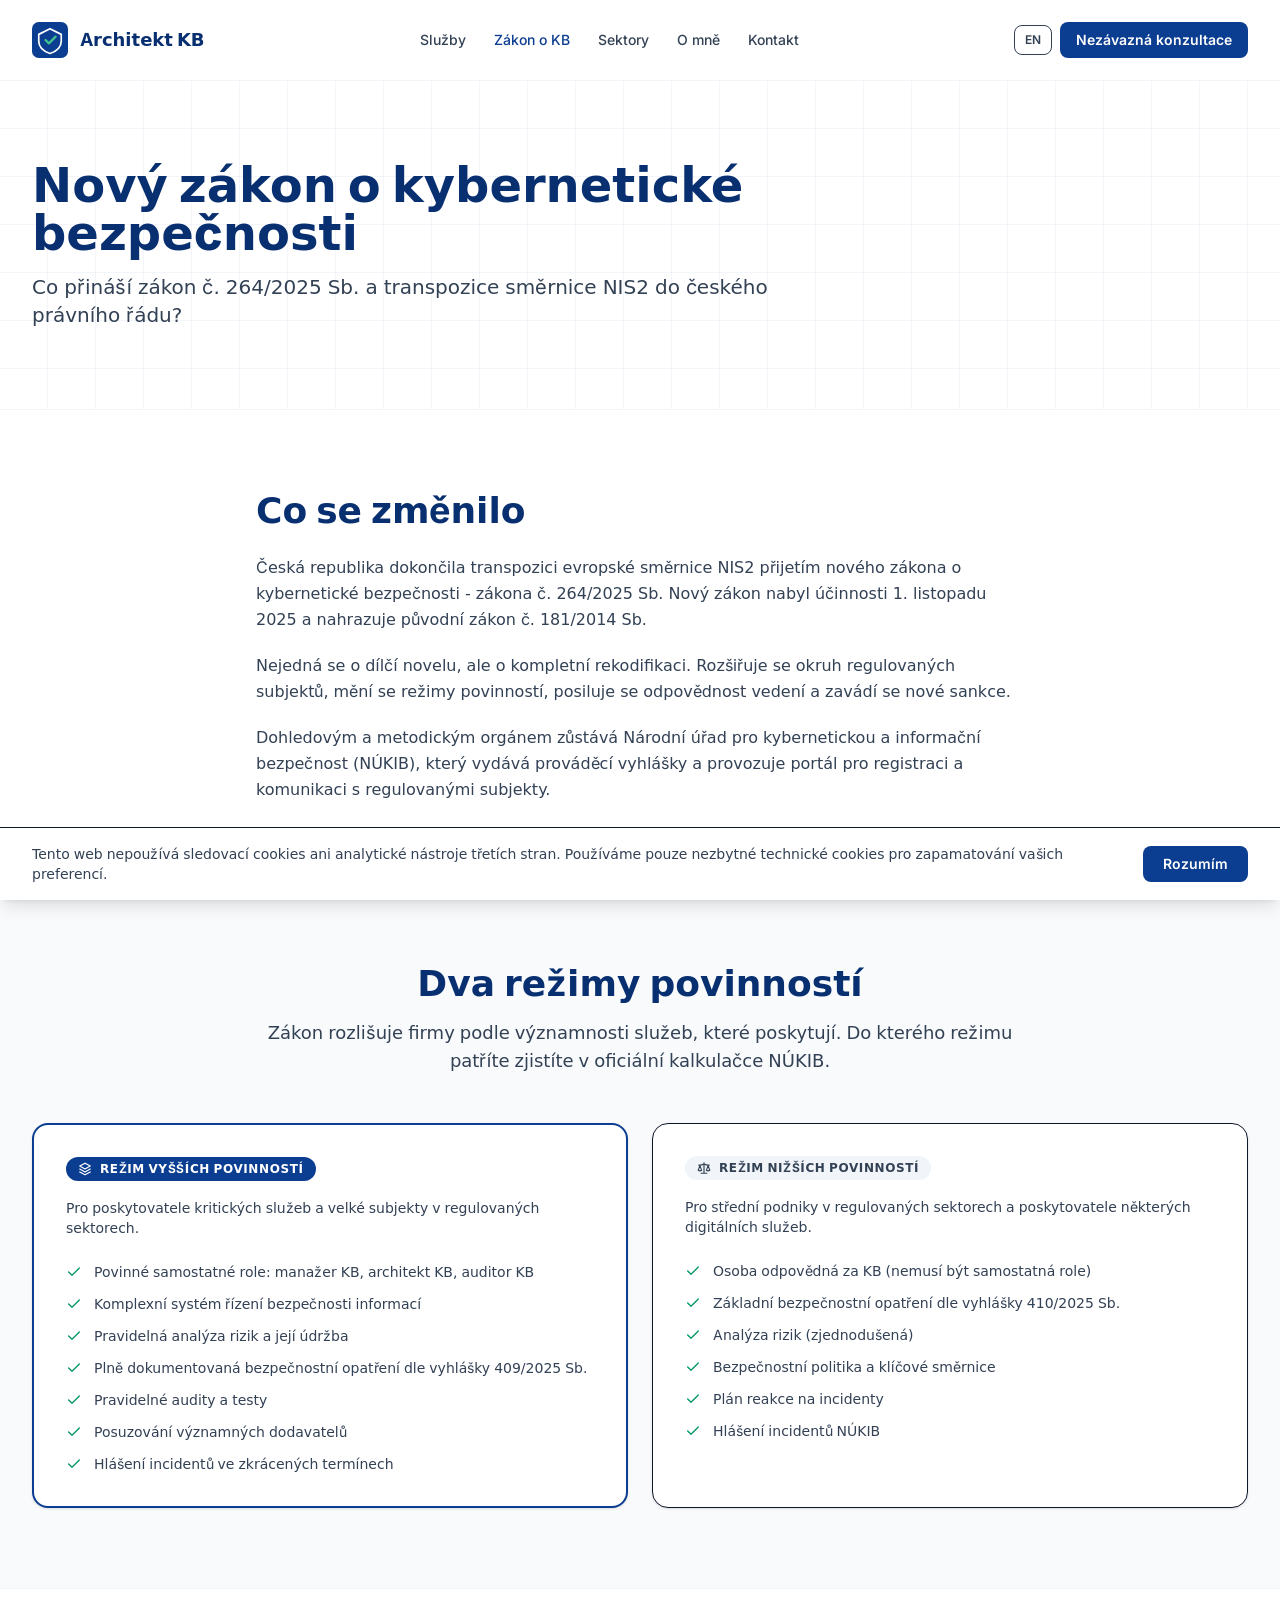
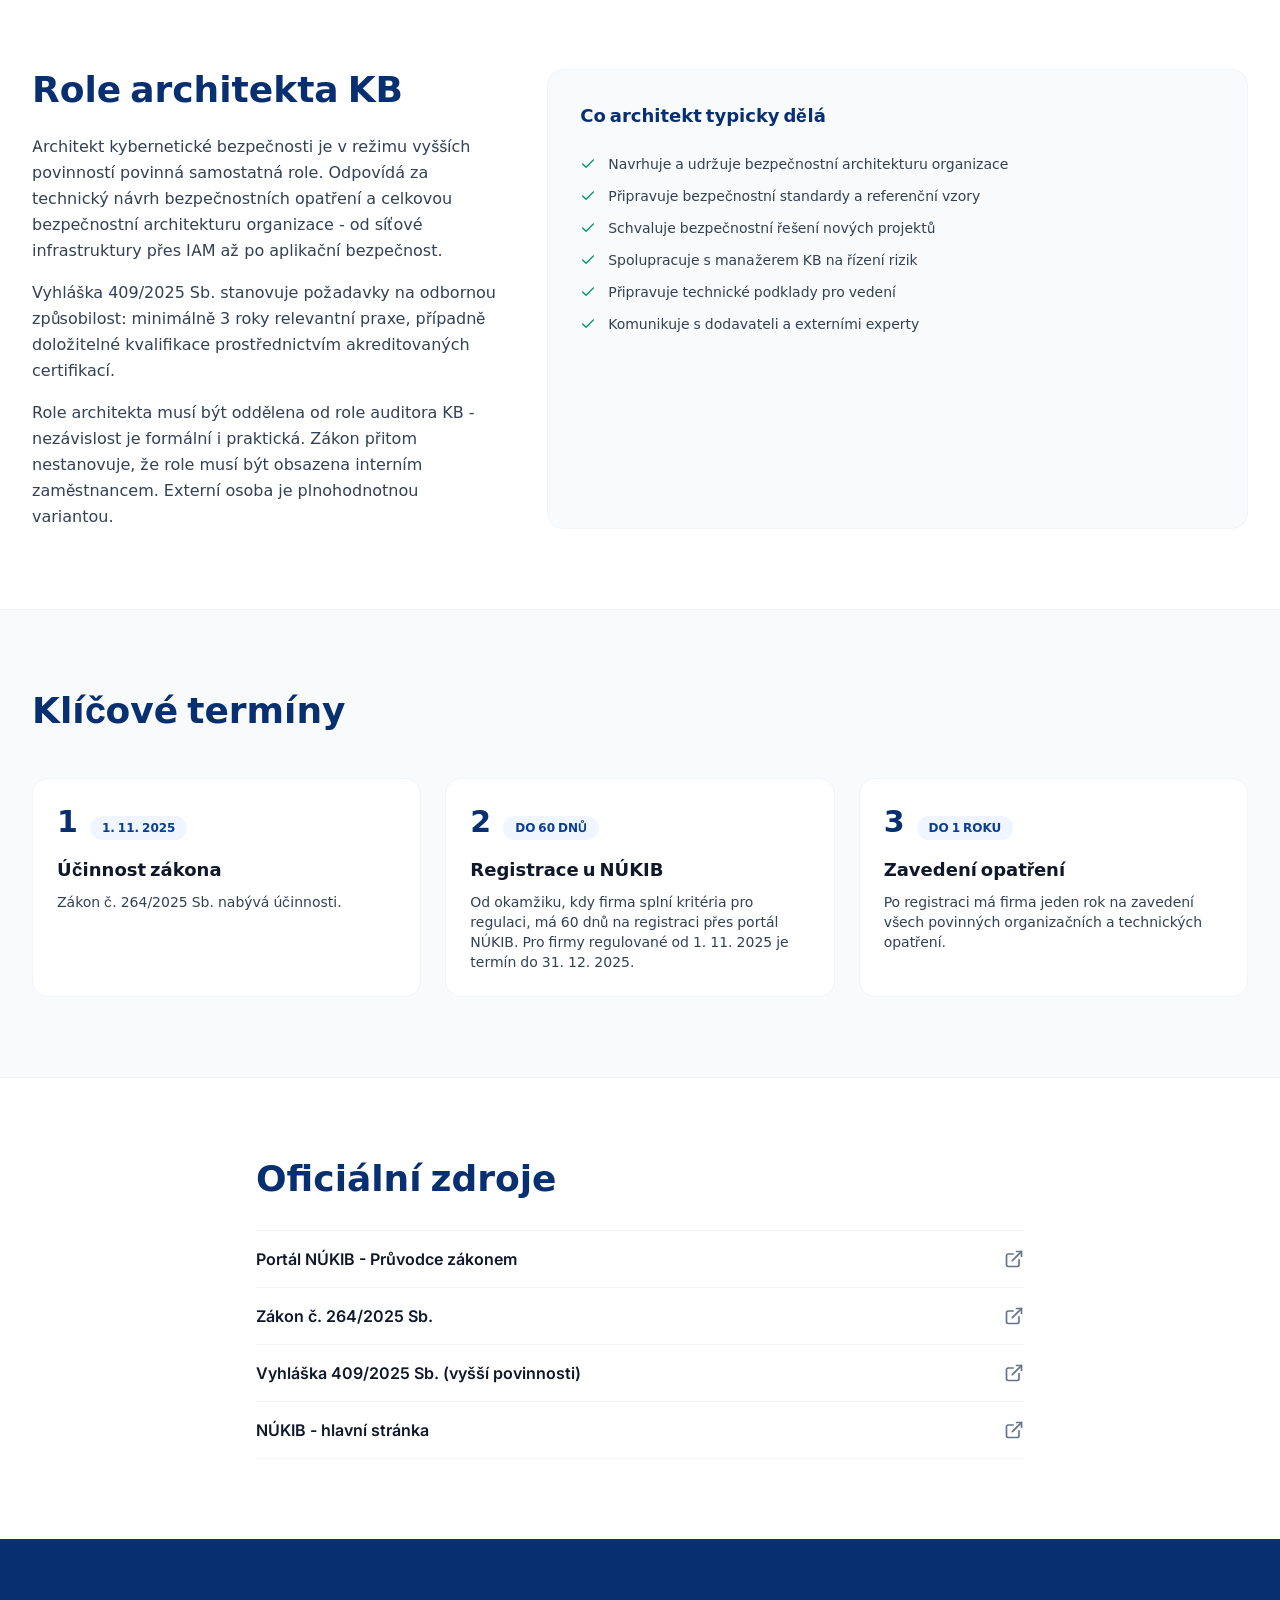
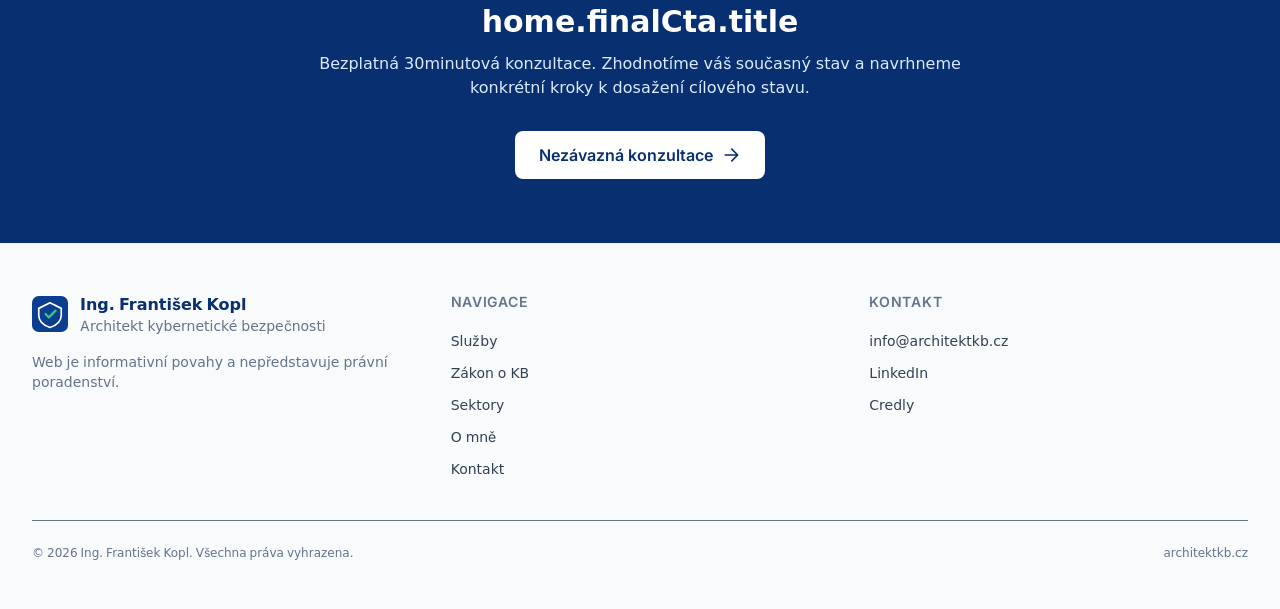
<file: cs/zakon/index.html>
<!DOCTYPE html><html lang="cs-CZ"> <head><meta charset="UTF-8"><meta name="viewport" content="width=device-width, initial-scale=1"><meta name="generator" content="Astro v5.18.1"><meta name="theme-color" content="#0b3d91"><title>Nový zákon o kybernetické bezpečnosti — Architekt KB</title><meta name="description" content="Externí architekt kybernetické bezpečnosti pro firmy regulované novým zákonem o kybernetické bezpečnosti (264/2025 Sb.) a směrnicí NIS2. Návrh bezpečnostní architektury, řízení rizik, soulad s legislativou."><link rel="canonical" href="https://architektkb.cz/cs/zakon"><link rel="icon" type="image/svg+xml" href="/favicon.svg"><link rel="alternate" hreflang="en" href="https://architektkb.cz/en/law"><link rel="alternate" hreflang="cs" href="https://architektkb.cz/cs/zakon"><link rel="alternate" hreflang="x-default" href="https://architektkb.cz/cs"><!-- Open Graph --><meta property="og:type" content="website"><meta property="og:title" content="Nový zákon o kybernetické bezpečnosti — Architekt KB"><meta property="og:description" content="Externí architekt kybernetické bezpečnosti pro firmy regulované novým zákonem o kybernetické bezpečnosti (264/2025 Sb.) a směrnicí NIS2. Návrh bezpečnostní architektury, řízení rizik, soulad s legislativou."><meta property="og:url" content="https://architektkb.cz/cs/zakon"><meta property="og:locale" content="cs_CZ"><meta property="og:site_name" content="Architekt KB"><!-- Fonts are self-hosted (no Google CDN) --><link rel="stylesheet" href="/_astro/index.B1u7h3d9.css"></head> <body class="flex min-h-screen flex-col bg-white text-ink-900"> <a href="#main" class="sr-only focus:not-sr-only focus:absolute focus:left-4 focus:top-4 focus:z-50 focus:rounded focus:bg-brand-700 focus:px-4 focus:py-2 focus:text-white"> Přeskočit na obsah </a> <header class="sticky top-0 z-40 border-b border-ink-100 bg-white/85 backdrop-blur-md"> <div class="container-prose flex h-16 items-center justify-between gap-4 md:h-20"> <a href="/cs" class="flex items-center gap-3 font-bold text-brand-800 hover:text-brand-600 transition-colors" aria-label="Architekt KB"> <svg class="h-9 w-9" viewBox="0 0 64 64" aria-hidden="true"> <rect width="64" height="64" rx="12" fill="#0b3d91"></rect> <path d="M32 12 L52 22 V34 C52 44 43 52 32 56 C21 52 12 44 12 34 V22 Z" fill="none" stroke="#ffffff" stroke-width="3" stroke-linejoin="round"></path> <path d="M24 32 L30 38 L42 26" fill="none" stroke="#3ec28f" stroke-width="4" stroke-linecap="round" stroke-linejoin="round"></path> </svg> <span class="hidden text-lg sm:inline">Architekt KB</span> </a> <nav class="hidden items-center gap-1 lg:flex" aria-label="Hlavní navigace"> <a href="/cs/sluzby" class="rounded-lg px-3 py-2 text-sm font-medium transition-colors text-ink-700 hover:text-brand-700"> Služby </a><a href="/cs/zakon" class="rounded-lg px-3 py-2 text-sm font-medium transition-colors text-brand-700" aria-current="page"> Zákon o KB </a><a href="/cs/sektory" class="rounded-lg px-3 py-2 text-sm font-medium transition-colors text-ink-700 hover:text-brand-700"> Sektory </a><a href="/cs/o-mne" class="rounded-lg px-3 py-2 text-sm font-medium transition-colors text-ink-700 hover:text-brand-700"> O mně </a><a href="/cs/kontakt" class="rounded-lg px-3 py-2 text-sm font-medium transition-colors text-ink-700 hover:text-brand-700"> Kontakt </a> </nav> <div class="flex items-center gap-2"> <a href="/en/law" class="rounded-lg border border-ink-200 px-2.5 py-1.5 text-xs font-semibold text-ink-700 hover:border-brand-600 hover:text-brand-700 transition-colors" hreflang="en" aria-label="Switch to English"> EN </a> <a href="/cs/kontakt" class="hidden rounded-lg bg-brand-700 px-4 py-2 text-sm font-semibold text-white hover:bg-brand-600 transition-colors md:inline-block"> Nezávazná konzultace </a> <button type="button" class="inline-flex h-10 w-10 items-center justify-center rounded-lg border border-ink-200 text-ink-700 hover:border-brand-600 hover:text-brand-700 lg:hidden" aria-label="Menu" aria-expanded="false" aria-controls="mobile-nav" data-menu-toggle> <svg class="h-5 w-5" viewBox="0 0 24 24" fill="none" stroke="currentColor" stroke-width="2" stroke-linecap="round" stroke-linejoin="round"> <line x1="3" y1="6" x2="21" y2="6"></line> <line x1="3" y1="12" x2="21" y2="12"></line> <line x1="3" y1="18" x2="21" y2="18"></line> </svg> </button> </div> </div> <nav id="mobile-nav" class="hidden border-t border-ink-100 bg-white lg:hidden" aria-label="Mobilní navigace"> <div class="container-prose flex flex-col gap-1 py-3"> <a href="/cs/sluzby" class="rounded-lg px-3 py-2.5 text-sm font-medium text-ink-700 hover:bg-ink-50"> Služby </a><a href="/cs/zakon" class="rounded-lg px-3 py-2.5 text-sm font-medium bg-brand-50 text-brand-700" aria-current="page"> Zákon o KB </a><a href="/cs/sektory" class="rounded-lg px-3 py-2.5 text-sm font-medium text-ink-700 hover:bg-ink-50"> Sektory </a><a href="/cs/o-mne" class="rounded-lg px-3 py-2.5 text-sm font-medium text-ink-700 hover:bg-ink-50"> O mně </a><a href="/cs/kontakt" class="rounded-lg px-3 py-2.5 text-sm font-medium text-ink-700 hover:bg-ink-50"> Kontakt </a> <a href="/cs/kontakt" class="mt-2 rounded-lg bg-brand-700 px-3 py-2.5 text-center text-sm font-semibold text-white hover:bg-brand-600"> Nezávazná konzultace </a> </div> </nav> </header> <script type="module">const e=document.querySelector("[data-menu-toggle]"),t=document.getElementById("mobile-nav");e&&t&&e.addEventListener("click",()=>{const n=e.getAttribute("aria-expanded")==="true";e.setAttribute("aria-expanded",String(!n)),t.classList.toggle("hidden")});</script> <main id="main" class="flex-1">  <!-- Hero --><section class="hero-grid border-b border-ink-100"> <div class="container-prose py-16 md:py-20"> <div class="max-w-3xl"> <h1 class="text-4xl font-extrabold text-brand-800 md:text-5xl">Nový zákon o kybernetické bezpečnosti</h1> <p class="mt-4 text-lg text-ink-700 md:text-xl">Co přináší zákon č. 264/2025 Sb. a transpozice směrnice NIS2 do českého právního řádu?</p> </div> </div> </section> <!-- Intro --> <section class="bg-white"> <div class="container-prose py-20"> <div class="mx-auto max-w-3xl"> <h2 class="text-3xl font-bold text-brand-800 md:text-4xl">Co se změnilo</h2> <div class="mt-6 space-y-5"> <p class="text-base leading-relaxed text-ink-700">Česká republika dokončila transpozici evropské směrnice NIS2 přijetím nového zákona o kybernetické bezpečnosti - zákona č. 264/2025 Sb. Nový zákon nabyl účinnosti 1. listopadu 2025 a nahrazuje původní zákon č. 181/2014 Sb.</p><p class="text-base leading-relaxed text-ink-700">Nejedná se o dílčí novelu, ale o kompletní rekodifikaci. Rozšiřuje se okruh regulovaných subjektů, mění se režimy povinností, posiluje se odpovědnost vedení a zavádí se nové sankce.</p><p class="text-base leading-relaxed text-ink-700">Dohledovým a metodickým orgánem zůstává Národní úřad pro kybernetickou a informační bezpečnost (NÚKIB), který vydává prováděcí vyhlášky a provozuje portál pro registraci a komunikaci s regulovanými subjekty.</p> </div> </div> </div> </section> <!-- Two regimes --> <section class="border-y border-ink-100 bg-ink-50"> <div class="container-prose py-20"> <div class="mx-auto max-w-3xl text-center"> <h2 class="text-3xl font-bold text-brand-800 md:text-4xl">Dva režimy povinností</h2> <p class="mt-4 text-lg text-ink-700">Zákon rozlišuje firmy podle významnosti služeb, které poskytují. Do kterého režimu patříte zjistíte v oficiální kalkulačce NÚKIB.</p> </div> <div class="mt-12 grid gap-6 lg:grid-cols-2"> <article class="rounded-2xl border-2 border-brand-700 bg-white p-8 shadow-sm"> <div class="inline-flex items-center gap-2 rounded-full bg-brand-700 px-3 py-1 text-xs font-bold uppercase tracking-wider text-white"> <svg xmlns="http://www.w3.org/2000/svg" viewBox="0 0 24 24" fill="none" stroke="currentColor" stroke-width="2" stroke-linecap="round" stroke-linejoin="round" class="h-3.5 w-3.5" aria-hidden="true"><path d="m12 2 9 5-9 5-9-5 9-5z"/><path d="m3 12 9 5 9-5"/><path d="m3 17 9 5 9-5"/></svg> Režim vyšších povinností </div> <p class="mt-4 text-sm text-ink-700">Pro poskytovatele kritických služeb a velké subjekty v regulovaných sektorech.</p> <ul class="mt-6 space-y-3"> <li class="flex gap-3 text-sm text-ink-700"> <svg xmlns="http://www.w3.org/2000/svg" viewBox="0 0 24 24" fill="none" stroke="currentColor" stroke-width="2" stroke-linecap="round" stroke-linejoin="round" class="mt-0.5 h-4 w-4 shrink-0 text-accent-600" aria-hidden="true"><path d="M20 6 9 17l-5-5"/></svg> <span>Povinné samostatné role: manažer KB, architekt KB, auditor KB</span> </li><li class="flex gap-3 text-sm text-ink-700"> <svg xmlns="http://www.w3.org/2000/svg" viewBox="0 0 24 24" fill="none" stroke="currentColor" stroke-width="2" stroke-linecap="round" stroke-linejoin="round" class="mt-0.5 h-4 w-4 shrink-0 text-accent-600" aria-hidden="true"><path d="M20 6 9 17l-5-5"/></svg> <span>Komplexní systém řízení bezpečnosti informací</span> </li><li class="flex gap-3 text-sm text-ink-700"> <svg xmlns="http://www.w3.org/2000/svg" viewBox="0 0 24 24" fill="none" stroke="currentColor" stroke-width="2" stroke-linecap="round" stroke-linejoin="round" class="mt-0.5 h-4 w-4 shrink-0 text-accent-600" aria-hidden="true"><path d="M20 6 9 17l-5-5"/></svg> <span>Pravidelná analýza rizik a její údržba</span> </li><li class="flex gap-3 text-sm text-ink-700"> <svg xmlns="http://www.w3.org/2000/svg" viewBox="0 0 24 24" fill="none" stroke="currentColor" stroke-width="2" stroke-linecap="round" stroke-linejoin="round" class="mt-0.5 h-4 w-4 shrink-0 text-accent-600" aria-hidden="true"><path d="M20 6 9 17l-5-5"/></svg> <span>Plně dokumentovaná bezpečnostní opatření dle vyhlášky 409/2025 Sb.</span> </li><li class="flex gap-3 text-sm text-ink-700"> <svg xmlns="http://www.w3.org/2000/svg" viewBox="0 0 24 24" fill="none" stroke="currentColor" stroke-width="2" stroke-linecap="round" stroke-linejoin="round" class="mt-0.5 h-4 w-4 shrink-0 text-accent-600" aria-hidden="true"><path d="M20 6 9 17l-5-5"/></svg> <span>Pravidelné audity a testy</span> </li><li class="flex gap-3 text-sm text-ink-700"> <svg xmlns="http://www.w3.org/2000/svg" viewBox="0 0 24 24" fill="none" stroke="currentColor" stroke-width="2" stroke-linecap="round" stroke-linejoin="round" class="mt-0.5 h-4 w-4 shrink-0 text-accent-600" aria-hidden="true"><path d="M20 6 9 17l-5-5"/></svg> <span>Posuzování významných dodavatelů</span> </li><li class="flex gap-3 text-sm text-ink-700"> <svg xmlns="http://www.w3.org/2000/svg" viewBox="0 0 24 24" fill="none" stroke="currentColor" stroke-width="2" stroke-linecap="round" stroke-linejoin="round" class="mt-0.5 h-4 w-4 shrink-0 text-accent-600" aria-hidden="true"><path d="M20 6 9 17l-5-5"/></svg> <span>Hlášení incidentů ve zkrácených termínech</span> </li> </ul> </article> <article class="rounded-2xl border border-ink-200 bg-white p-8 shadow-sm"> <div class="inline-flex items-center gap-2 rounded-full bg-ink-100 px-3 py-1 text-xs font-bold uppercase tracking-wider text-ink-700"> <svg xmlns="http://www.w3.org/2000/svg" viewBox="0 0 24 24" fill="none" stroke="currentColor" stroke-width="2" stroke-linecap="round" stroke-linejoin="round" class="h-3.5 w-3.5" aria-hidden="true"><path d="m16 16 3-8 3 8c-.87.65-1.92 1-3 1s-2.13-.35-3-1zM2 16l3-8 3 8c-.87.65-1.92 1-3 1s-2.13-.35-3-1zM7 21h10M12 3v18M3 7h2c2 0 5-1 7-2 2 1 5 2 7 2h2"/></svg> Režim nižších povinností </div> <p class="mt-4 text-sm text-ink-700">Pro střední podniky v regulovaných sektorech a poskytovatele některých digitálních služeb.</p> <ul class="mt-6 space-y-3"> <li class="flex gap-3 text-sm text-ink-700"> <svg xmlns="http://www.w3.org/2000/svg" viewBox="0 0 24 24" fill="none" stroke="currentColor" stroke-width="2" stroke-linecap="round" stroke-linejoin="round" class="mt-0.5 h-4 w-4 shrink-0 text-accent-600" aria-hidden="true"><path d="M20 6 9 17l-5-5"/></svg> <span>Osoba odpovědná za KB (nemusí být samostatná role)</span> </li><li class="flex gap-3 text-sm text-ink-700"> <svg xmlns="http://www.w3.org/2000/svg" viewBox="0 0 24 24" fill="none" stroke="currentColor" stroke-width="2" stroke-linecap="round" stroke-linejoin="round" class="mt-0.5 h-4 w-4 shrink-0 text-accent-600" aria-hidden="true"><path d="M20 6 9 17l-5-5"/></svg> <span>Základní bezpečnostní opatření dle vyhlášky 410/2025 Sb.</span> </li><li class="flex gap-3 text-sm text-ink-700"> <svg xmlns="http://www.w3.org/2000/svg" viewBox="0 0 24 24" fill="none" stroke="currentColor" stroke-width="2" stroke-linecap="round" stroke-linejoin="round" class="mt-0.5 h-4 w-4 shrink-0 text-accent-600" aria-hidden="true"><path d="M20 6 9 17l-5-5"/></svg> <span>Analýza rizik (zjednodušená)</span> </li><li class="flex gap-3 text-sm text-ink-700"> <svg xmlns="http://www.w3.org/2000/svg" viewBox="0 0 24 24" fill="none" stroke="currentColor" stroke-width="2" stroke-linecap="round" stroke-linejoin="round" class="mt-0.5 h-4 w-4 shrink-0 text-accent-600" aria-hidden="true"><path d="M20 6 9 17l-5-5"/></svg> <span>Bezpečnostní politika a klíčové směrnice</span> </li><li class="flex gap-3 text-sm text-ink-700"> <svg xmlns="http://www.w3.org/2000/svg" viewBox="0 0 24 24" fill="none" stroke="currentColor" stroke-width="2" stroke-linecap="round" stroke-linejoin="round" class="mt-0.5 h-4 w-4 shrink-0 text-accent-600" aria-hidden="true"><path d="M20 6 9 17l-5-5"/></svg> <span>Plán reakce na incidenty</span> </li><li class="flex gap-3 text-sm text-ink-700"> <svg xmlns="http://www.w3.org/2000/svg" viewBox="0 0 24 24" fill="none" stroke="currentColor" stroke-width="2" stroke-linecap="round" stroke-linejoin="round" class="mt-0.5 h-4 w-4 shrink-0 text-accent-600" aria-hidden="true"><path d="M20 6 9 17l-5-5"/></svg> <span>Hlášení incidentů NÚKIB</span> </li> </ul> </article> </div> </div> </section> <!-- Architect role --> <section class="bg-white"> <div class="container-prose py-20"> <div class="grid gap-12 lg:grid-cols-[2fr_3fr]"> <div> <h2 class="text-3xl font-bold text-brand-800 md:text-4xl">Role architekta KB</h2> <div class="mt-6 space-y-4"> <p class="text-base leading-relaxed text-ink-700">Architekt kybernetické bezpečnosti je v režimu vyšších povinností povinná samostatná role. Odpovídá za technický návrh bezpečnostních opatření a celkovou bezpečnostní architekturu organizace - od síťové infrastruktury přes IAM až po aplikační bezpečnost.</p><p class="text-base leading-relaxed text-ink-700">Vyhláška 409/2025 Sb. stanovuje požadavky na odbornou způsobilost: minimálně 3 roky relevantní praxe, případně doložitelné kvalifikace prostřednictvím akreditovaných certifikací.</p><p class="text-base leading-relaxed text-ink-700">Role architekta musí být oddělena od role auditora KB - nezávislost je formální i praktická. Zákon přitom nestanovuje, že role musí být obsazena interním zaměstnancem. Externí osoba je plnohodnotnou variantou.</p> </div> </div> <div class="rounded-2xl border border-ink-100 bg-ink-50 p-8"> <h3 class="text-lg font-bold text-brand-800">Co architekt typicky dělá</h3> <ul class="mt-6 space-y-3"> <li class="flex gap-3 text-sm text-ink-700"> <svg xmlns="http://www.w3.org/2000/svg" viewBox="0 0 24 24" fill="none" stroke="currentColor" stroke-width="2" stroke-linecap="round" stroke-linejoin="round" class="mt-0.5 h-4 w-4 shrink-0 text-accent-600" aria-hidden="true"><path d="M20 6 9 17l-5-5"/></svg> <span>Navrhuje a udržuje bezpečnostní architekturu organizace</span> </li><li class="flex gap-3 text-sm text-ink-700"> <svg xmlns="http://www.w3.org/2000/svg" viewBox="0 0 24 24" fill="none" stroke="currentColor" stroke-width="2" stroke-linecap="round" stroke-linejoin="round" class="mt-0.5 h-4 w-4 shrink-0 text-accent-600" aria-hidden="true"><path d="M20 6 9 17l-5-5"/></svg> <span>Připravuje bezpečnostní standardy a referenční vzory</span> </li><li class="flex gap-3 text-sm text-ink-700"> <svg xmlns="http://www.w3.org/2000/svg" viewBox="0 0 24 24" fill="none" stroke="currentColor" stroke-width="2" stroke-linecap="round" stroke-linejoin="round" class="mt-0.5 h-4 w-4 shrink-0 text-accent-600" aria-hidden="true"><path d="M20 6 9 17l-5-5"/></svg> <span>Schvaluje bezpečnostní řešení nových projektů</span> </li><li class="flex gap-3 text-sm text-ink-700"> <svg xmlns="http://www.w3.org/2000/svg" viewBox="0 0 24 24" fill="none" stroke="currentColor" stroke-width="2" stroke-linecap="round" stroke-linejoin="round" class="mt-0.5 h-4 w-4 shrink-0 text-accent-600" aria-hidden="true"><path d="M20 6 9 17l-5-5"/></svg> <span>Spolupracuje s manažerem KB na řízení rizik</span> </li><li class="flex gap-3 text-sm text-ink-700"> <svg xmlns="http://www.w3.org/2000/svg" viewBox="0 0 24 24" fill="none" stroke="currentColor" stroke-width="2" stroke-linecap="round" stroke-linejoin="round" class="mt-0.5 h-4 w-4 shrink-0 text-accent-600" aria-hidden="true"><path d="M20 6 9 17l-5-5"/></svg> <span>Připravuje technické podklady pro vedení</span> </li><li class="flex gap-3 text-sm text-ink-700"> <svg xmlns="http://www.w3.org/2000/svg" viewBox="0 0 24 24" fill="none" stroke="currentColor" stroke-width="2" stroke-linecap="round" stroke-linejoin="round" class="mt-0.5 h-4 w-4 shrink-0 text-accent-600" aria-hidden="true"><path d="M20 6 9 17l-5-5"/></svg> <span>Komunikuje s dodavateli a externími experty</span> </li> </ul> </div> </div> </div> </section> <!-- Timeline --> <section class="border-y border-ink-100 bg-ink-50"> <div class="container-prose py-20"> <h2 class="text-3xl font-bold text-brand-800 md:text-4xl">Klíčové termíny</h2> <ol class="mt-12 grid gap-6 md:grid-cols-3"> <li class="rounded-2xl border border-ink-100 bg-white p-6"> <div class="flex items-baseline gap-3"> <span class="text-3xl font-extrabold text-brand-800">1</span> <span class="rounded-full bg-brand-50 px-3 py-1 text-xs font-bold uppercase text-brand-700">1. 11. 2025</span> </div> <h3 class="mt-4 text-lg font-bold text-ink-900">Účinnost zákona</h3> <p class="mt-2 text-sm text-ink-700">Zákon č. 264/2025 Sb. nabývá účinnosti.</p> </li><li class="rounded-2xl border border-ink-100 bg-white p-6"> <div class="flex items-baseline gap-3"> <span class="text-3xl font-extrabold text-brand-800">2</span> <span class="rounded-full bg-brand-50 px-3 py-1 text-xs font-bold uppercase text-brand-700">do 60 dnů</span> </div> <h3 class="mt-4 text-lg font-bold text-ink-900">Registrace u NÚKIB</h3> <p class="mt-2 text-sm text-ink-700">Od okamžiku, kdy firma splní kritéria pro regulaci, má 60 dnů na registraci přes portál NÚKIB. Pro firmy regulované od 1. 11. 2025 je termín do 31. 12. 2025.</p> </li><li class="rounded-2xl border border-ink-100 bg-white p-6"> <div class="flex items-baseline gap-3"> <span class="text-3xl font-extrabold text-brand-800">3</span> <span class="rounded-full bg-brand-50 px-3 py-1 text-xs font-bold uppercase text-brand-700">do 1 roku</span> </div> <h3 class="mt-4 text-lg font-bold text-ink-900">Zavedení opatření</h3> <p class="mt-2 text-sm text-ink-700">Po registraci má firma jeden rok na zavedení všech povinných organizačních a technických opatření.</p> </li> </ol> </div> </section> <!-- Sources --> <section class="bg-white"> <div class="container-prose py-20"> <div class="mx-auto max-w-3xl"> <h2 class="text-3xl font-bold text-brand-800 md:text-4xl">Oficiální zdroje</h2> <ul class="mt-8 divide-y divide-ink-100 border-y border-ink-100"> <li> <a href="https://portal.nukib.gov.cz/pruvodce-novym-zakonem-o-kyberneticke-bezpecnosti" rel="noopener" class="flex items-center justify-between gap-4 py-4 text-base font-semibold text-ink-900 hover:text-brand-700"> <span>Portál NÚKIB - Průvodce zákonem</span> <svg xmlns="http://www.w3.org/2000/svg" viewBox="0 0 24 24" fill="none" stroke="currentColor" stroke-width="2" stroke-linecap="round" stroke-linejoin="round" class="h-5 w-5 shrink-0 text-ink-500" aria-hidden="true"><path d="M18 13v6a2 2 0 0 1-2 2H5a2 2 0 0 1-2-2V8a2 2 0 0 1 2-2h6"/><path d="M15 3h6v6"/><path d="M10 14 21 3"/></svg> </a> </li><li> <a href="https://www.zakonyprolidi.cz/cs/2025-264" rel="noopener" class="flex items-center justify-between gap-4 py-4 text-base font-semibold text-ink-900 hover:text-brand-700"> <span>Zákon č. 264/2025 Sb.</span> <svg xmlns="http://www.w3.org/2000/svg" viewBox="0 0 24 24" fill="none" stroke="currentColor" stroke-width="2" stroke-linecap="round" stroke-linejoin="round" class="h-5 w-5 shrink-0 text-ink-500" aria-hidden="true"><path d="M18 13v6a2 2 0 0 1-2 2H5a2 2 0 0 1-2-2V8a2 2 0 0 1 2-2h6"/><path d="M15 3h6v6"/><path d="M10 14 21 3"/></svg> </a> </li><li> <a href="https://www.sagit.cz/info/sb25409" rel="noopener" class="flex items-center justify-between gap-4 py-4 text-base font-semibold text-ink-900 hover:text-brand-700"> <span>Vyhláška 409/2025 Sb. (vyšší povinnosti)</span> <svg xmlns="http://www.w3.org/2000/svg" viewBox="0 0 24 24" fill="none" stroke="currentColor" stroke-width="2" stroke-linecap="round" stroke-linejoin="round" class="h-5 w-5 shrink-0 text-ink-500" aria-hidden="true"><path d="M18 13v6a2 2 0 0 1-2 2H5a2 2 0 0 1-2-2V8a2 2 0 0 1 2-2h6"/><path d="M15 3h6v6"/><path d="M10 14 21 3"/></svg> </a> </li><li> <a href="https://nukib.gov.cz/" rel="noopener" class="flex items-center justify-between gap-4 py-4 text-base font-semibold text-ink-900 hover:text-brand-700"> <span>NÚKIB - hlavní stránka</span> <svg xmlns="http://www.w3.org/2000/svg" viewBox="0 0 24 24" fill="none" stroke="currentColor" stroke-width="2" stroke-linecap="round" stroke-linejoin="round" class="h-5 w-5 shrink-0 text-ink-500" aria-hidden="true"><path d="M18 13v6a2 2 0 0 1-2 2H5a2 2 0 0 1-2-2V8a2 2 0 0 1 2-2h6"/><path d="M15 3h6v6"/><path d="M10 14 21 3"/></svg> </a> </li> </ul> </div> </div> </section> <!-- CTA --> <section class="bg-brand-800"> <div class="container-prose py-16"> <div class="mx-auto max-w-2xl text-center"> <h2 class="text-2xl font-bold text-white md:text-3xl">home.finalCta.title</h2> <p class="mt-3 text-brand-100">Bezplatná 30minutová konzultace. Zhodnotíme váš současný stav a navrhneme konkrétní kroky k dosažení cílového stavu.</p> <a href="/cs/kontakt" class="mt-8 inline-flex items-center gap-2 rounded-lg bg-white px-6 py-3 text-base font-semibold text-brand-800 hover:bg-brand-50"> Nezávazná konzultace <svg xmlns="http://www.w3.org/2000/svg" viewBox="0 0 24 24" fill="none" stroke="currentColor" stroke-width="2" stroke-linecap="round" stroke-linejoin="round" class="h-5 w-5" aria-hidden="true"><path d="M5 12h14M13 5l7 7-7 7"/></svg> </a> </div> </div> </section>  </main> <footer class="border-t border-ink-100 bg-ink-50"> <div class="container-prose py-12"> <div class="grid gap-10 md:grid-cols-3"> <div> <div class="flex items-center gap-3"> <svg class="h-9 w-9" viewBox="0 0 64 64" aria-hidden="true"> <rect width="64" height="64" rx="12" fill="#0b3d91"></rect> <path d="M32 12 L52 22 V34 C52 44 43 52 32 56 C21 52 12 44 12 34 V22 Z" fill="none" stroke="#ffffff" stroke-width="3" stroke-linejoin="round"></path> <path d="M24 32 L30 38 L42 26" fill="none" stroke="#3ec28f" stroke-width="4" stroke-linecap="round" stroke-linejoin="round"></path> </svg> <div> <p class="font-bold text-brand-800">Ing. František Kopl</p> <p class="text-sm text-ink-500">Architekt kybernetické bezpečnosti</p> </div> </div> <p class="mt-4 max-w-sm text-sm text-ink-500">Web je informativní povahy a nepředstavuje právní poradenství.</p> </div> <div> <h2 class="text-sm font-semibold uppercase tracking-wider text-ink-500">Navigace</h2> <ul class="mt-4 space-y-2"> <li> <a href="/cs/sluzby" class="text-sm text-ink-700 hover:text-brand-700"> Služby </a> </li><li> <a href="/cs/zakon" class="text-sm text-ink-700 hover:text-brand-700"> Zákon o KB </a> </li><li> <a href="/cs/sektory" class="text-sm text-ink-700 hover:text-brand-700"> Sektory </a> </li><li> <a href="/cs/o-mne" class="text-sm text-ink-700 hover:text-brand-700"> O mně </a> </li><li> <a href="/cs/kontakt" class="text-sm text-ink-700 hover:text-brand-700"> Kontakt </a> </li> </ul> </div> <div> <h2 class="text-sm font-semibold uppercase tracking-wider text-ink-500">Kontakt</h2> <ul class="mt-4 space-y-2"> <li> <a id="oe-tkv743" href="#" class="text-sm text-ink-700 hover:text-brand-700" data-u="info" data-d="architektkb.cz" data-s data-b aria-label="Email">  <span class="oe-placeholder">[info at architektkb.cz]</span>  </a> <script>(function(){const id = "oe-tkv743";

  (function () {
    const el = document.getElementById(id);
    if (!el) return;
    const u = el.dataset.u;
    const d = el.dataset.d;
    const addr = u + '@' + d;

    // Build mailto href
    let href = 'mai' + 'lto:' + addr;
    const params = [];
    if (el.dataset.s) params.push('subject=' + encodeURIComponent(el.dataset.s));
    if (el.dataset.b) params.push('body=' + encodeURIComponent(el.dataset.b));
    if (params.length) href += '?' + params.join('&');
    el.href = href;

    // Replace placeholder text if present
    const placeholder = el.querySelector('.oe-placeholder');
    if (placeholder) placeholder.textContent = addr;

    // Clean up data attributes
    delete el.dataset.u;
    delete el.dataset.d;
    delete el.dataset.s;
    delete el.dataset.b;
  })();
})();</script> </li> <li> <a href="https://www.linkedin.com/in/frantisek-kopl" rel="noopener" class="text-sm text-ink-700 hover:text-brand-700">
LinkedIn
</a> </li> <li> <a href="https://www.credly.com/users/frantisek-kopl" rel="noopener" class="text-sm text-ink-700 hover:text-brand-700">
Credly
</a> </li> </ul> </div> </div> <div class="mt-10 flex flex-col items-start justify-between gap-2 border-t border-ink-200 pt-6 text-xs text-ink-500 md:flex-row md:items-center"> <p>© 2026 Ing. František Kopl. Všechna práva vyhrazena.</p> <p>architektkb.cz</p> </div> </div> </footer> <div id="cookie-banner" class="fixed inset-x-0 bottom-0 z-50 hidden border-t border-ink-200 bg-white/95 backdrop-blur-sm shadow-lg" role="alert" aria-live="polite"> <div class="container-prose flex flex-col items-start gap-4 py-4 sm:flex-row sm:items-center sm:justify-between"> <p class="text-sm text-ink-700">Tento web nepoužívá sledovací cookies ani analytické nástroje třetích stran. Používáme pouze nezbytné technické cookies pro zapamatování vašich preferencí.</p> <button type="button" id="cookie-accept" class="shrink-0 rounded-lg bg-brand-700 px-5 py-2 text-sm font-semibold text-white hover:bg-brand-600 transition-colors"> Rozumím </button> </div> </div> <script type="module">const t="architektkb_cookie_consent",e=document.getElementById("cookie-banner"),c=document.getElementById("cookie-accept");e&&!localStorage.getItem(t)&&e.classList.remove("hidden");c?.addEventListener("click",()=>{localStorage.setItem(t,"accepted"),e?.classList.add("hidden")});</script> </body></html>
</file>
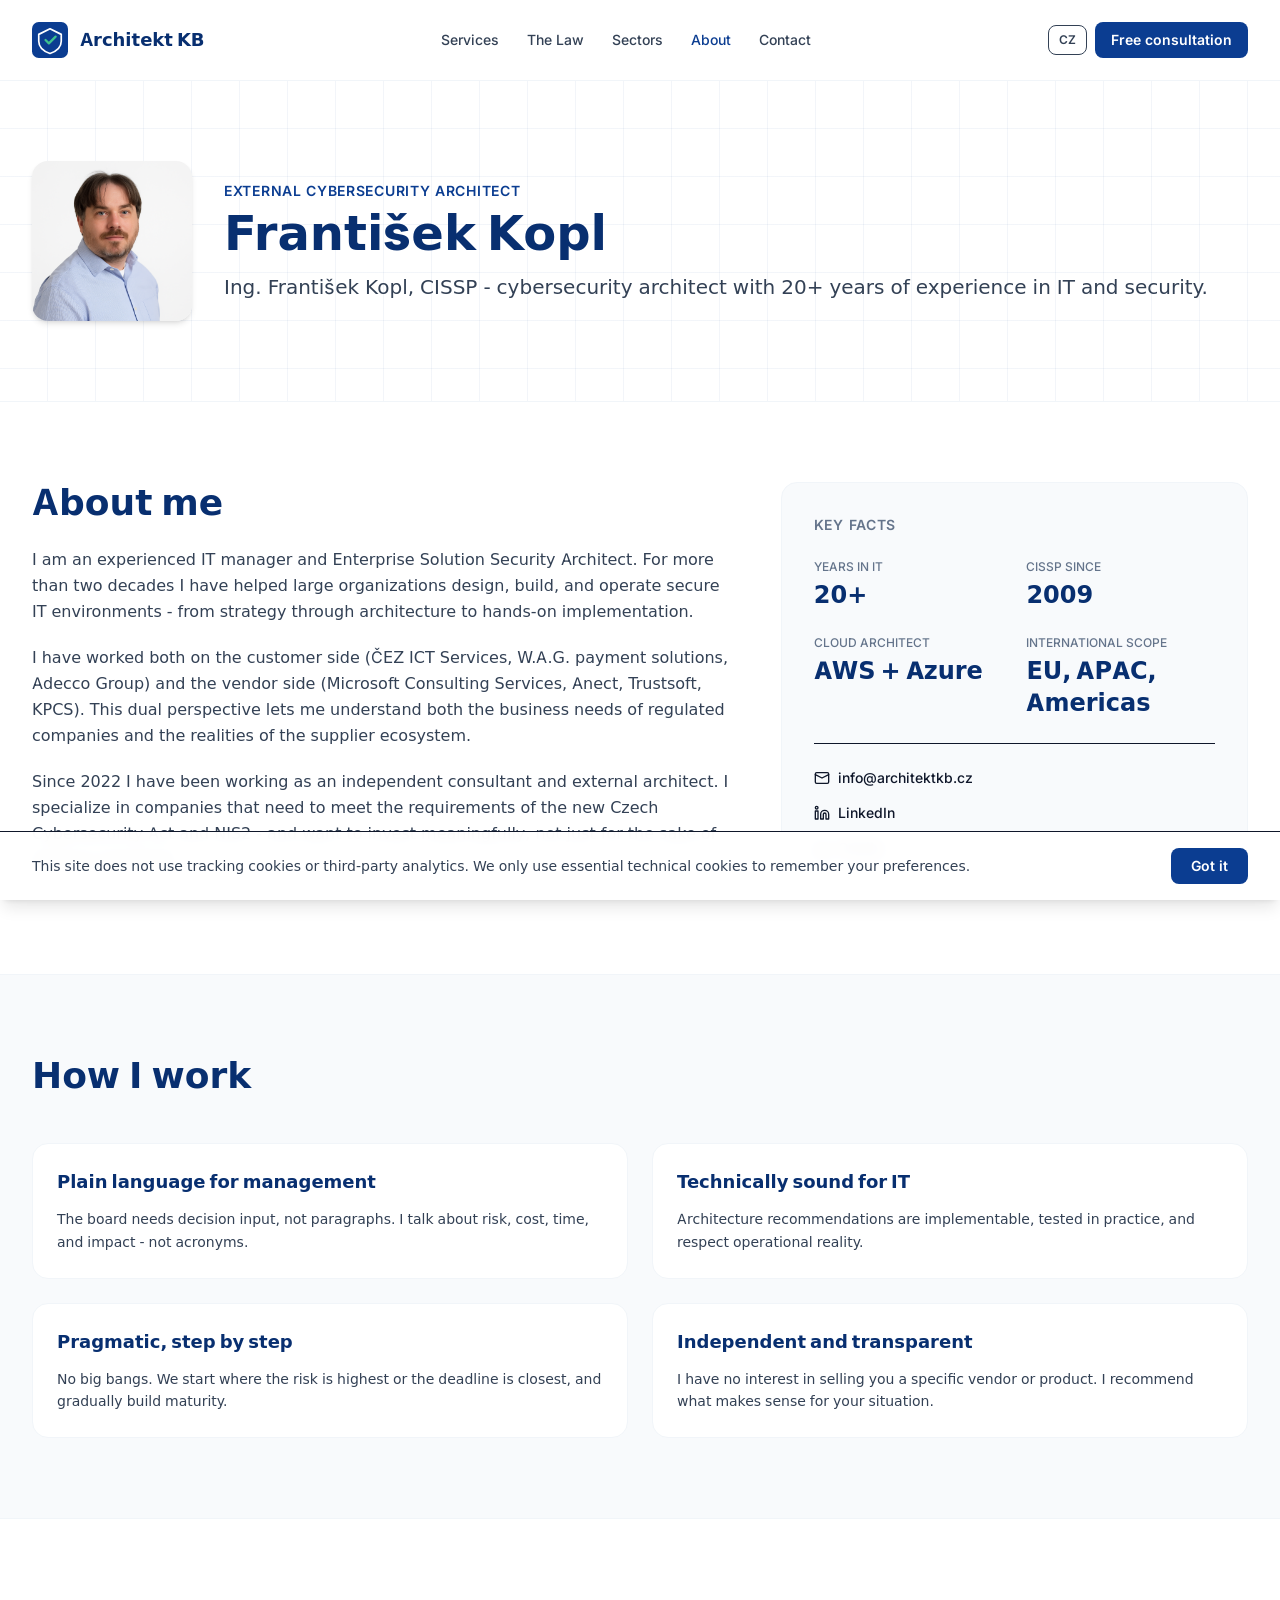
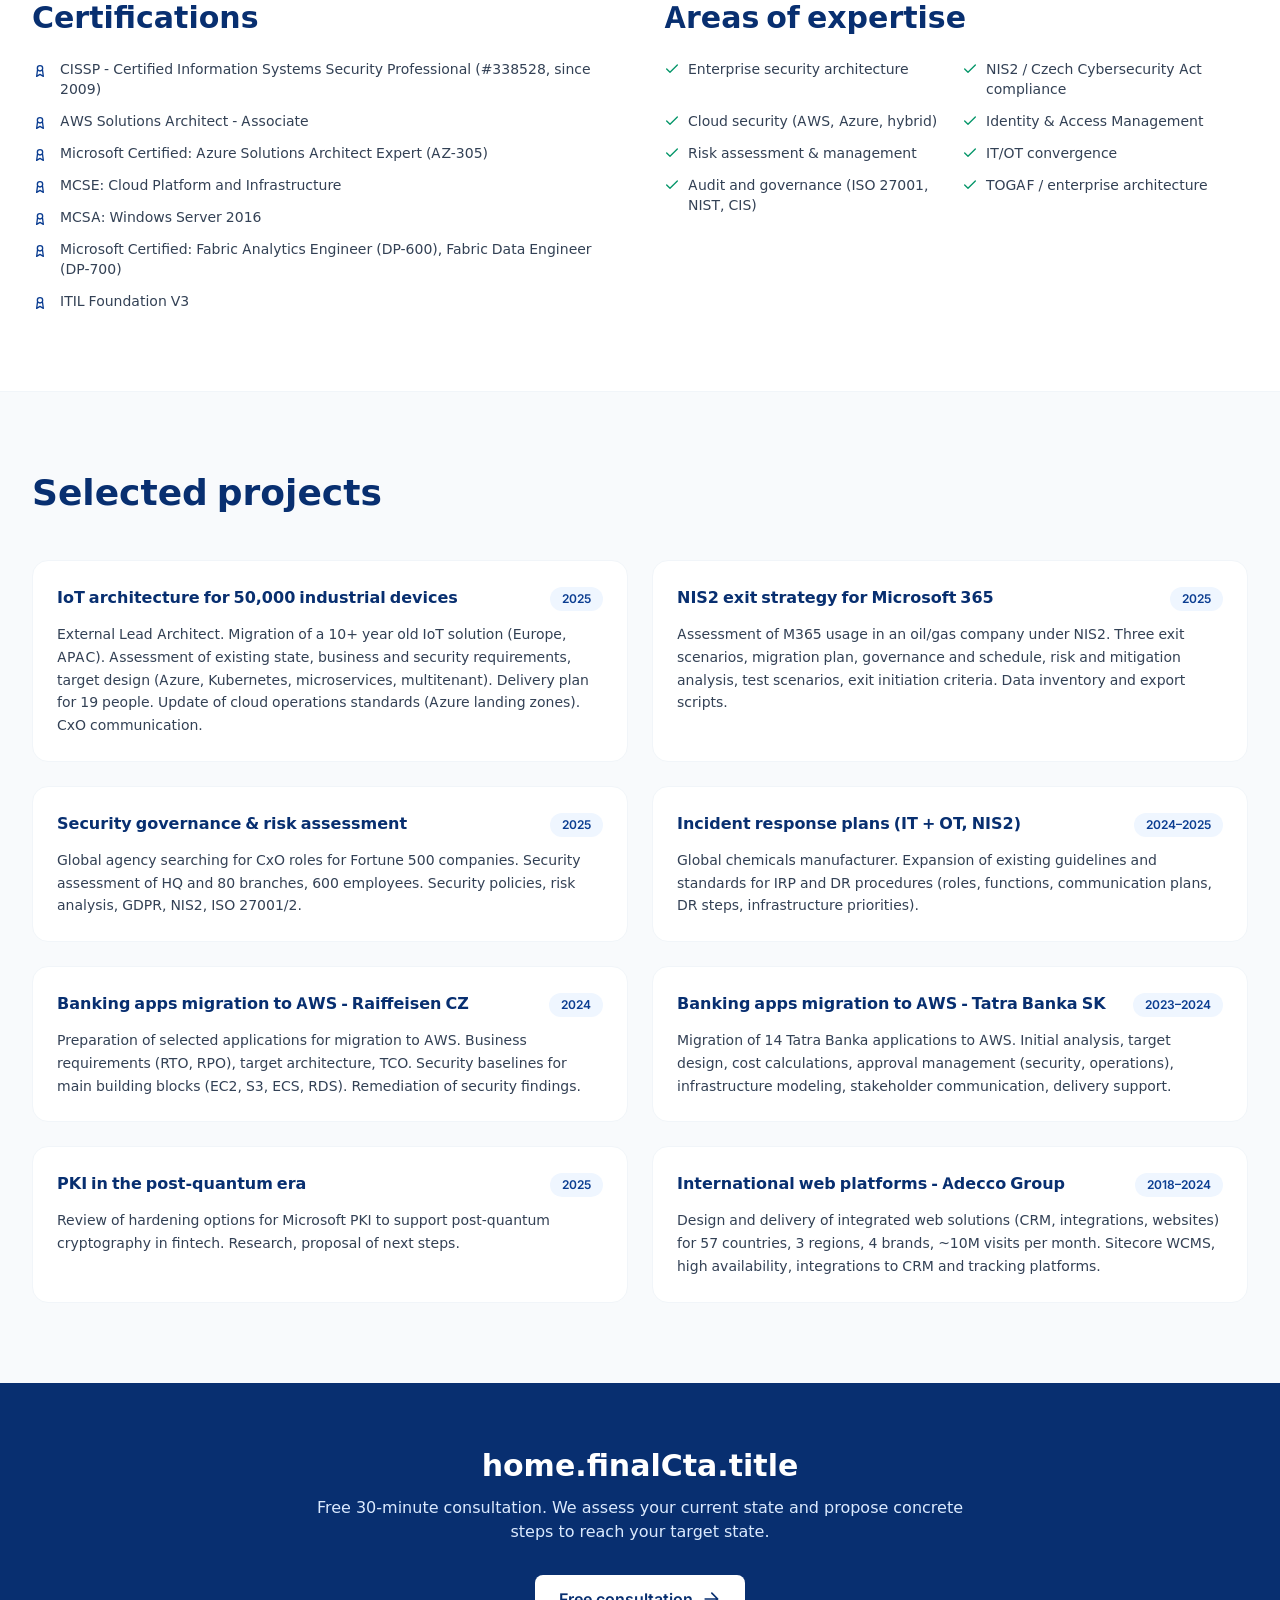
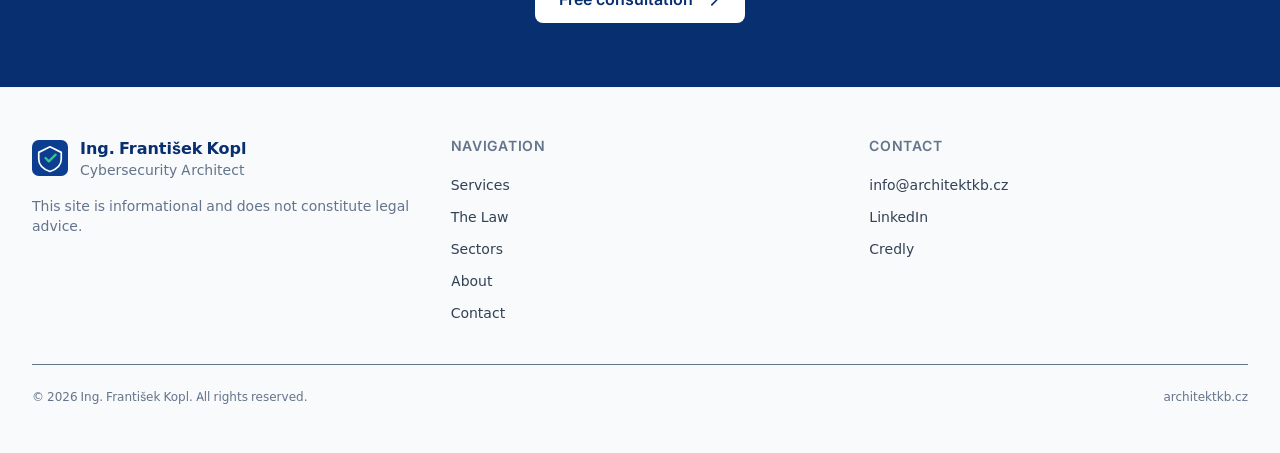
<file: en/about/index.html>
<!DOCTYPE html><html lang="en-US"> <head><meta charset="UTF-8"><meta name="viewport" content="width=device-width, initial-scale=1"><meta name="generator" content="Astro v5.18.1"><meta name="theme-color" content="#0b3d91"><title>František Kopl — Architekt KB</title><meta name="description" content="External cybersecurity architect for organizations regulated by the new Czech Cybersecurity Act (264/2025 Coll.) and the NIS2 Directive. Security architecture, risk management, regulatory compliance."><link rel="canonical" href="https://architektkb.cz/en/about"><link rel="icon" type="image/svg+xml" href="/favicon.svg"><link rel="alternate" hreflang="cs" href="https://architektkb.cz/cs/o-mne"><link rel="alternate" hreflang="en" href="https://architektkb.cz/en/about"><link rel="alternate" hreflang="x-default" href="https://architektkb.cz/cs"><!-- Open Graph --><meta property="og:type" content="website"><meta property="og:title" content="František Kopl — Architekt KB"><meta property="og:description" content="External cybersecurity architect for organizations regulated by the new Czech Cybersecurity Act (264/2025 Coll.) and the NIS2 Directive. Security architecture, risk management, regulatory compliance."><meta property="og:url" content="https://architektkb.cz/en/about"><meta property="og:locale" content="en_US"><meta property="og:site_name" content="Architekt KB"><!-- Fonts are self-hosted (no Google CDN) --><link rel="stylesheet" href="/_astro/index.B1u7h3d9.css"></head> <body class="flex min-h-screen flex-col bg-white text-ink-900"> <a href="#main" class="sr-only focus:not-sr-only focus:absolute focus:left-4 focus:top-4 focus:z-50 focus:rounded focus:bg-brand-700 focus:px-4 focus:py-2 focus:text-white"> Skip to content </a> <header class="sticky top-0 z-40 border-b border-ink-100 bg-white/85 backdrop-blur-md"> <div class="container-prose flex h-16 items-center justify-between gap-4 md:h-20"> <a href="/en" class="flex items-center gap-3 font-bold text-brand-800 hover:text-brand-600 transition-colors" aria-label="Architekt KB"> <svg class="h-9 w-9" viewBox="0 0 64 64" aria-hidden="true"> <rect width="64" height="64" rx="12" fill="#0b3d91"></rect> <path d="M32 12 L52 22 V34 C52 44 43 52 32 56 C21 52 12 44 12 34 V22 Z" fill="none" stroke="#ffffff" stroke-width="3" stroke-linejoin="round"></path> <path d="M24 32 L30 38 L42 26" fill="none" stroke="#3ec28f" stroke-width="4" stroke-linecap="round" stroke-linejoin="round"></path> </svg> <span class="hidden text-lg sm:inline">Architekt KB</span> </a> <nav class="hidden items-center gap-1 lg:flex" aria-label="Hlavní navigace"> <a href="/en/services" class="rounded-lg px-3 py-2 text-sm font-medium transition-colors text-ink-700 hover:text-brand-700"> Services </a><a href="/en/law" class="rounded-lg px-3 py-2 text-sm font-medium transition-colors text-ink-700 hover:text-brand-700"> The Law </a><a href="/en/sectors" class="rounded-lg px-3 py-2 text-sm font-medium transition-colors text-ink-700 hover:text-brand-700"> Sectors </a><a href="/en/about" class="rounded-lg px-3 py-2 text-sm font-medium transition-colors text-brand-700" aria-current="page"> About </a><a href="/en/contact" class="rounded-lg px-3 py-2 text-sm font-medium transition-colors text-ink-700 hover:text-brand-700"> Contact </a> </nav> <div class="flex items-center gap-2"> <a href="/cs/o-mne" class="rounded-lg border border-ink-200 px-2.5 py-1.5 text-xs font-semibold text-ink-700 hover:border-brand-600 hover:text-brand-700 transition-colors" hreflang="cs" aria-label="Přepnout do češtiny"> CZ </a> <a href="/en/contact" class="hidden rounded-lg bg-brand-700 px-4 py-2 text-sm font-semibold text-white hover:bg-brand-600 transition-colors md:inline-block"> Free consultation </a> <button type="button" class="inline-flex h-10 w-10 items-center justify-center rounded-lg border border-ink-200 text-ink-700 hover:border-brand-600 hover:text-brand-700 lg:hidden" aria-label="Menu" aria-expanded="false" aria-controls="mobile-nav" data-menu-toggle> <svg class="h-5 w-5" viewBox="0 0 24 24" fill="none" stroke="currentColor" stroke-width="2" stroke-linecap="round" stroke-linejoin="round"> <line x1="3" y1="6" x2="21" y2="6"></line> <line x1="3" y1="12" x2="21" y2="12"></line> <line x1="3" y1="18" x2="21" y2="18"></line> </svg> </button> </div> </div> <nav id="mobile-nav" class="hidden border-t border-ink-100 bg-white lg:hidden" aria-label="Mobilní navigace"> <div class="container-prose flex flex-col gap-1 py-3"> <a href="/en/services" class="rounded-lg px-3 py-2.5 text-sm font-medium text-ink-700 hover:bg-ink-50"> Services </a><a href="/en/law" class="rounded-lg px-3 py-2.5 text-sm font-medium text-ink-700 hover:bg-ink-50"> The Law </a><a href="/en/sectors" class="rounded-lg px-3 py-2.5 text-sm font-medium text-ink-700 hover:bg-ink-50"> Sectors </a><a href="/en/about" class="rounded-lg px-3 py-2.5 text-sm font-medium bg-brand-50 text-brand-700" aria-current="page"> About </a><a href="/en/contact" class="rounded-lg px-3 py-2.5 text-sm font-medium text-ink-700 hover:bg-ink-50"> Contact </a> <a href="/en/contact" class="mt-2 rounded-lg bg-brand-700 px-3 py-2.5 text-center text-sm font-semibold text-white hover:bg-brand-600"> Free consultation </a> </div> </nav> </header> <script type="module">const e=document.querySelector("[data-menu-toggle]"),t=document.getElementById("mobile-nav");e&&t&&e.addEventListener("click",()=>{const n=e.getAttribute("aria-expanded")==="true";e.setAttribute("aria-expanded",String(!n)),t.classList.toggle("hidden")});</script> <main id="main" class="flex-1">  <!-- Hero --><section class="hero-grid border-b border-ink-100"> <div class="container-prose py-16 md:py-20"> <div class="flex flex-col items-start gap-8 md:flex-row md:items-center"> <img src="/frantisek-kopl.png" alt="František Kopl" width="160" height="160" class="h-32 w-32 rounded-2xl object-cover shadow-md md:h-40 md:w-40" loading="eager"> <div> <p class="text-sm font-semibold uppercase tracking-wider text-brand-700"> External Cybersecurity Architect </p> <h1 class="mt-2 text-4xl font-extrabold text-brand-800 md:text-5xl">František Kopl</h1> <p class="mt-4 text-lg text-ink-700 md:text-xl">Ing. František Kopl, CISSP - cybersecurity architect with 20+ years of experience in IT and security.</p> </div> </div> </div> </section> <!-- Bio + Facts --> <section class="bg-white"> <div class="container-prose py-20"> <div class="grid gap-12 lg:grid-cols-[3fr_2fr]"> <div> <h2 class="text-3xl font-bold text-brand-800 md:text-4xl">About me</h2> <div class="mt-6 space-y-5"> <p class="text-base leading-relaxed text-ink-700">I am an experienced IT manager and Enterprise Solution Security Architect. For more than two decades I have helped large organizations design, build, and operate secure IT environments - from strategy through architecture to hands-on implementation.</p><p class="text-base leading-relaxed text-ink-700">I have worked both on the customer side (ČEZ ICT Services, W.A.G. payment solutions, Adecco Group) and the vendor side (Microsoft Consulting Services, Anect, Trustsoft, KPCS). This dual perspective lets me understand both the business needs of regulated companies and the realities of the supplier ecosystem.</p><p class="text-base leading-relaxed text-ink-700">Since 2022 I have been working as an independent consultant and external architect. I specialize in companies that need to meet the requirements of the new Czech Cybersecurity Act and NIS2 - and want to invest meaningfully, not just for the sake of looking compliant.</p> </div> </div> <aside class="rounded-2xl border border-ink-100 bg-ink-50 p-8"> <h3 class="text-sm font-semibold uppercase tracking-wider text-ink-500">Key facts</h3> <dl class="mt-6 grid grid-cols-2 gap-6"> <div> <dt class="text-xs font-medium uppercase text-ink-500">Years in IT</dt> <dd class="mt-1 text-2xl font-extrabold text-brand-800">20+</dd> </div><div> <dt class="text-xs font-medium uppercase text-ink-500">CISSP since</dt> <dd class="mt-1 text-2xl font-extrabold text-brand-800">2009</dd> </div><div> <dt class="text-xs font-medium uppercase text-ink-500">Cloud Architect</dt> <dd class="mt-1 text-2xl font-extrabold text-brand-800">AWS + Azure</dd> </div><div> <dt class="text-xs font-medium uppercase text-ink-500">International scope</dt> <dd class="mt-1 text-2xl font-extrabold text-brand-800">EU, APAC, Americas</dd> </div> </dl> <hr class="my-6 border-ink-200"> <ul class="space-y-3 text-sm"> <li> <a id="oe-zajt1l" href="#" class="inline-flex items-center gap-2 font-medium text-ink-900 hover:text-brand-700" data-u="info" data-d="architektkb.cz" data-s data-b aria-label="Email">  <svg xmlns="http://www.w3.org/2000/svg" viewBox="0 0 24 24" fill="none" stroke="currentColor" stroke-width="2" stroke-linecap="round" stroke-linejoin="round" class="h-4 w-4" aria-hidden="true"><rect x="2" y="4" width="20" height="16" rx="2"/><path d="m22 7-10 5L2 7"/></svg> <span class="oe-placeholder">[info at architektkb.cz]</span>  </a> <script>(function(){const id = "oe-zajt1l";

  (function () {
    const el = document.getElementById(id);
    if (!el) return;
    const u = el.dataset.u;
    const d = el.dataset.d;
    const addr = u + '@' + d;

    // Build mailto href
    let href = 'mai' + 'lto:' + addr;
    const params = [];
    if (el.dataset.s) params.push('subject=' + encodeURIComponent(el.dataset.s));
    if (el.dataset.b) params.push('body=' + encodeURIComponent(el.dataset.b));
    if (params.length) href += '?' + params.join('&');
    el.href = href;

    // Replace placeholder text if present
    const placeholder = el.querySelector('.oe-placeholder');
    if (placeholder) placeholder.textContent = addr;

    // Clean up data attributes
    delete el.dataset.u;
    delete el.dataset.d;
    delete el.dataset.s;
    delete el.dataset.b;
  })();
})();</script> </li> <li> <a href="https://www.linkedin.com/in/frantisek-kopl" rel="noopener" class="inline-flex items-center gap-2 font-medium text-ink-900 hover:text-brand-700"> <svg xmlns="http://www.w3.org/2000/svg" viewBox="0 0 24 24" fill="none" stroke="currentColor" stroke-width="2" stroke-linecap="round" stroke-linejoin="round" class="h-4 w-4" aria-hidden="true"><path d="M16 8a6 6 0 0 1 6 6v7h-4v-7a2 2 0 0 0-4 0v7h-4v-7a6 6 0 0 1 6-6z"/><rect x="2" y="9" width="4" height="12"/><circle cx="4" cy="4" r="2"/></svg>
LinkedIn
</a> </li> <li> <a href="https://www.credly.com/users/frantisek-kopl" rel="noopener" class="inline-flex items-center gap-2 font-medium text-ink-900 hover:text-brand-700"> <svg xmlns="http://www.w3.org/2000/svg" viewBox="0 0 24 24" fill="none" stroke="currentColor" stroke-width="2" stroke-linecap="round" stroke-linejoin="round" class="h-4 w-4" aria-hidden="true"><path d="M12 15a4 4 0 1 0 0-8 4 4 0 0 0 0 8z"/><path d="M8.21 13.89 7 23l5-3 5 3-1.21-9.12"/></svg>
Credly
</a> </li> </ul> </aside> </div> </div> </section> <!-- Approach --> <section class="border-y border-ink-100 bg-ink-50"> <div class="container-prose py-20"> <h2 class="text-3xl font-bold text-brand-800 md:text-4xl">How I work</h2> <div class="mt-12 grid gap-6 md:grid-cols-2"> <div class="rounded-2xl border border-ink-100 bg-white p-6"> <h3 class="text-lg font-bold text-brand-800">Plain language for management</h3> <p class="mt-3 text-sm leading-relaxed text-ink-700">The board needs decision input, not paragraphs. I talk about risk, cost, time, and impact - not acronyms.</p> </div><div class="rounded-2xl border border-ink-100 bg-white p-6"> <h3 class="text-lg font-bold text-brand-800">Technically sound for IT</h3> <p class="mt-3 text-sm leading-relaxed text-ink-700">Architecture recommendations are implementable, tested in practice, and respect operational reality.</p> </div><div class="rounded-2xl border border-ink-100 bg-white p-6"> <h3 class="text-lg font-bold text-brand-800">Pragmatic, step by step</h3> <p class="mt-3 text-sm leading-relaxed text-ink-700">No big bangs. We start where the risk is highest or the deadline is closest, and gradually build maturity.</p> </div><div class="rounded-2xl border border-ink-100 bg-white p-6"> <h3 class="text-lg font-bold text-brand-800">Independent and transparent</h3> <p class="mt-3 text-sm leading-relaxed text-ink-700">I have no interest in selling you a specific vendor or product. I recommend what makes sense for your situation.</p> </div> </div> </div> </section> <!-- Certifications + Expertise --> <section class="bg-white"> <div class="container-prose py-20"> <div class="grid gap-12 lg:grid-cols-2"> <div> <h2 class="text-2xl font-bold text-brand-800 md:text-3xl">Certifications</h2> <ul class="mt-6 space-y-3"> <li class="flex gap-3 text-sm text-ink-700"> <svg xmlns="http://www.w3.org/2000/svg" viewBox="0 0 24 24" fill="none" stroke="currentColor" stroke-width="2" stroke-linecap="round" stroke-linejoin="round" class="mt-0.5 h-4 w-4 shrink-0 text-brand-700" aria-hidden="true"><path d="M12 15a4 4 0 1 0 0-8 4 4 0 0 0 0 8z"/><path d="M8.21 13.89 7 23l5-3 5 3-1.21-9.12"/></svg> <span>CISSP - Certified Information Systems Security Professional (#338528, since 2009)</span> </li><li class="flex gap-3 text-sm text-ink-700"> <svg xmlns="http://www.w3.org/2000/svg" viewBox="0 0 24 24" fill="none" stroke="currentColor" stroke-width="2" stroke-linecap="round" stroke-linejoin="round" class="mt-0.5 h-4 w-4 shrink-0 text-brand-700" aria-hidden="true"><path d="M12 15a4 4 0 1 0 0-8 4 4 0 0 0 0 8z"/><path d="M8.21 13.89 7 23l5-3 5 3-1.21-9.12"/></svg> <span>AWS Solutions Architect - Associate</span> </li><li class="flex gap-3 text-sm text-ink-700"> <svg xmlns="http://www.w3.org/2000/svg" viewBox="0 0 24 24" fill="none" stroke="currentColor" stroke-width="2" stroke-linecap="round" stroke-linejoin="round" class="mt-0.5 h-4 w-4 shrink-0 text-brand-700" aria-hidden="true"><path d="M12 15a4 4 0 1 0 0-8 4 4 0 0 0 0 8z"/><path d="M8.21 13.89 7 23l5-3 5 3-1.21-9.12"/></svg> <span>Microsoft Certified: Azure Solutions Architect Expert (AZ-305)</span> </li><li class="flex gap-3 text-sm text-ink-700"> <svg xmlns="http://www.w3.org/2000/svg" viewBox="0 0 24 24" fill="none" stroke="currentColor" stroke-width="2" stroke-linecap="round" stroke-linejoin="round" class="mt-0.5 h-4 w-4 shrink-0 text-brand-700" aria-hidden="true"><path d="M12 15a4 4 0 1 0 0-8 4 4 0 0 0 0 8z"/><path d="M8.21 13.89 7 23l5-3 5 3-1.21-9.12"/></svg> <span>MCSE: Cloud Platform and Infrastructure</span> </li><li class="flex gap-3 text-sm text-ink-700"> <svg xmlns="http://www.w3.org/2000/svg" viewBox="0 0 24 24" fill="none" stroke="currentColor" stroke-width="2" stroke-linecap="round" stroke-linejoin="round" class="mt-0.5 h-4 w-4 shrink-0 text-brand-700" aria-hidden="true"><path d="M12 15a4 4 0 1 0 0-8 4 4 0 0 0 0 8z"/><path d="M8.21 13.89 7 23l5-3 5 3-1.21-9.12"/></svg> <span>MCSA: Windows Server 2016</span> </li><li class="flex gap-3 text-sm text-ink-700"> <svg xmlns="http://www.w3.org/2000/svg" viewBox="0 0 24 24" fill="none" stroke="currentColor" stroke-width="2" stroke-linecap="round" stroke-linejoin="round" class="mt-0.5 h-4 w-4 shrink-0 text-brand-700" aria-hidden="true"><path d="M12 15a4 4 0 1 0 0-8 4 4 0 0 0 0 8z"/><path d="M8.21 13.89 7 23l5-3 5 3-1.21-9.12"/></svg> <span>Microsoft Certified: Fabric Analytics Engineer (DP-600), Fabric Data Engineer (DP-700)</span> </li><li class="flex gap-3 text-sm text-ink-700"> <svg xmlns="http://www.w3.org/2000/svg" viewBox="0 0 24 24" fill="none" stroke="currentColor" stroke-width="2" stroke-linecap="round" stroke-linejoin="round" class="mt-0.5 h-4 w-4 shrink-0 text-brand-700" aria-hidden="true"><path d="M12 15a4 4 0 1 0 0-8 4 4 0 0 0 0 8z"/><path d="M8.21 13.89 7 23l5-3 5 3-1.21-9.12"/></svg> <span>ITIL Foundation V3</span> </li> </ul> </div> <div> <h2 class="text-2xl font-bold text-brand-800 md:text-3xl">Areas of expertise</h2> <ul class="mt-6 grid gap-3 sm:grid-cols-2"> <li class="flex gap-2 text-sm text-ink-700"> <svg xmlns="http://www.w3.org/2000/svg" viewBox="0 0 24 24" fill="none" stroke="currentColor" stroke-width="2" stroke-linecap="round" stroke-linejoin="round" class="mt-0.5 h-4 w-4 shrink-0 text-accent-600" aria-hidden="true"><path d="M20 6 9 17l-5-5"/></svg> <span>Enterprise security architecture</span> </li><li class="flex gap-2 text-sm text-ink-700"> <svg xmlns="http://www.w3.org/2000/svg" viewBox="0 0 24 24" fill="none" stroke="currentColor" stroke-width="2" stroke-linecap="round" stroke-linejoin="round" class="mt-0.5 h-4 w-4 shrink-0 text-accent-600" aria-hidden="true"><path d="M20 6 9 17l-5-5"/></svg> <span>NIS2 / Czech Cybersecurity Act compliance</span> </li><li class="flex gap-2 text-sm text-ink-700"> <svg xmlns="http://www.w3.org/2000/svg" viewBox="0 0 24 24" fill="none" stroke="currentColor" stroke-width="2" stroke-linecap="round" stroke-linejoin="round" class="mt-0.5 h-4 w-4 shrink-0 text-accent-600" aria-hidden="true"><path d="M20 6 9 17l-5-5"/></svg> <span>Cloud security (AWS, Azure, hybrid)</span> </li><li class="flex gap-2 text-sm text-ink-700"> <svg xmlns="http://www.w3.org/2000/svg" viewBox="0 0 24 24" fill="none" stroke="currentColor" stroke-width="2" stroke-linecap="round" stroke-linejoin="round" class="mt-0.5 h-4 w-4 shrink-0 text-accent-600" aria-hidden="true"><path d="M20 6 9 17l-5-5"/></svg> <span>Identity &amp; Access Management</span> </li><li class="flex gap-2 text-sm text-ink-700"> <svg xmlns="http://www.w3.org/2000/svg" viewBox="0 0 24 24" fill="none" stroke="currentColor" stroke-width="2" stroke-linecap="round" stroke-linejoin="round" class="mt-0.5 h-4 w-4 shrink-0 text-accent-600" aria-hidden="true"><path d="M20 6 9 17l-5-5"/></svg> <span>Risk assessment &amp; management</span> </li><li class="flex gap-2 text-sm text-ink-700"> <svg xmlns="http://www.w3.org/2000/svg" viewBox="0 0 24 24" fill="none" stroke="currentColor" stroke-width="2" stroke-linecap="round" stroke-linejoin="round" class="mt-0.5 h-4 w-4 shrink-0 text-accent-600" aria-hidden="true"><path d="M20 6 9 17l-5-5"/></svg> <span>IT/OT convergence</span> </li><li class="flex gap-2 text-sm text-ink-700"> <svg xmlns="http://www.w3.org/2000/svg" viewBox="0 0 24 24" fill="none" stroke="currentColor" stroke-width="2" stroke-linecap="round" stroke-linejoin="round" class="mt-0.5 h-4 w-4 shrink-0 text-accent-600" aria-hidden="true"><path d="M20 6 9 17l-5-5"/></svg> <span>Audit and governance (ISO 27001, NIST, CIS)</span> </li><li class="flex gap-2 text-sm text-ink-700"> <svg xmlns="http://www.w3.org/2000/svg" viewBox="0 0 24 24" fill="none" stroke="currentColor" stroke-width="2" stroke-linecap="round" stroke-linejoin="round" class="mt-0.5 h-4 w-4 shrink-0 text-accent-600" aria-hidden="true"><path d="M20 6 9 17l-5-5"/></svg> <span>TOGAF / enterprise architecture</span> </li> </ul> </div> </div> </div> </section> <!-- Selected projects --> <section class="border-t border-ink-100 bg-ink-50"> <div class="container-prose py-20"> <h2 class="text-3xl font-bold text-brand-800 md:text-4xl">Selected projects</h2> <div class="mt-12 grid gap-6 md:grid-cols-2"> <article class="rounded-2xl border border-ink-100 bg-white p-6"> <div class="flex items-baseline justify-between gap-3"> <h3 class="text-base font-bold text-brand-800">IoT architecture for 50,000 industrial devices</h3> <span class="shrink-0 rounded-full bg-brand-50 px-3 py-1 text-xs font-semibold text-brand-700">2025</span> </div> <p class="mt-3 text-sm leading-relaxed text-ink-700">External Lead Architect. Migration of a 10+ year old IoT solution (Europe, APAC). Assessment of existing state, business and security requirements, target design (Azure, Kubernetes, microservices, multitenant). Delivery plan for 19 people. Update of cloud operations standards (Azure landing zones). CxO communication.</p> </article><article class="rounded-2xl border border-ink-100 bg-white p-6"> <div class="flex items-baseline justify-between gap-3"> <h3 class="text-base font-bold text-brand-800">NIS2 exit strategy for Microsoft 365</h3> <span class="shrink-0 rounded-full bg-brand-50 px-3 py-1 text-xs font-semibold text-brand-700">2025</span> </div> <p class="mt-3 text-sm leading-relaxed text-ink-700">Assessment of M365 usage in an oil/gas company under NIS2. Three exit scenarios, migration plan, governance and schedule, risk and mitigation analysis, test scenarios, exit initiation criteria. Data inventory and export scripts.</p> </article><article class="rounded-2xl border border-ink-100 bg-white p-6"> <div class="flex items-baseline justify-between gap-3"> <h3 class="text-base font-bold text-brand-800">Security governance &amp; risk assessment</h3> <span class="shrink-0 rounded-full bg-brand-50 px-3 py-1 text-xs font-semibold text-brand-700">2025</span> </div> <p class="mt-3 text-sm leading-relaxed text-ink-700">Global agency searching for CxO roles for Fortune 500 companies. Security assessment of HQ and 80 branches, 600 employees. Security policies, risk analysis, GDPR, NIS2, ISO 27001/2.</p> </article><article class="rounded-2xl border border-ink-100 bg-white p-6"> <div class="flex items-baseline justify-between gap-3"> <h3 class="text-base font-bold text-brand-800">Incident response plans (IT + OT, NIS2)</h3> <span class="shrink-0 rounded-full bg-brand-50 px-3 py-1 text-xs font-semibold text-brand-700">2024–2025</span> </div> <p class="mt-3 text-sm leading-relaxed text-ink-700">Global chemicals manufacturer. Expansion of existing guidelines and standards for IRP and DR procedures (roles, functions, communication plans, DR steps, infrastructure priorities).</p> </article><article class="rounded-2xl border border-ink-100 bg-white p-6"> <div class="flex items-baseline justify-between gap-3"> <h3 class="text-base font-bold text-brand-800">Banking apps migration to AWS - Raiffeisen CZ</h3> <span class="shrink-0 rounded-full bg-brand-50 px-3 py-1 text-xs font-semibold text-brand-700">2024</span> </div> <p class="mt-3 text-sm leading-relaxed text-ink-700">Preparation of selected applications for migration to AWS. Business requirements (RTO, RPO), target architecture, TCO. Security baselines for main building blocks (EC2, S3, ECS, RDS). Remediation of security findings.</p> </article><article class="rounded-2xl border border-ink-100 bg-white p-6"> <div class="flex items-baseline justify-between gap-3"> <h3 class="text-base font-bold text-brand-800">Banking apps migration to AWS - Tatra Banka SK</h3> <span class="shrink-0 rounded-full bg-brand-50 px-3 py-1 text-xs font-semibold text-brand-700">2023–2024</span> </div> <p class="mt-3 text-sm leading-relaxed text-ink-700">Migration of 14 Tatra Banka applications to AWS. Initial analysis, target design, cost calculations, approval management (security, operations), infrastructure modeling, stakeholder communication, delivery support.</p> </article><article class="rounded-2xl border border-ink-100 bg-white p-6"> <div class="flex items-baseline justify-between gap-3"> <h3 class="text-base font-bold text-brand-800">PKI in the post-quantum era</h3> <span class="shrink-0 rounded-full bg-brand-50 px-3 py-1 text-xs font-semibold text-brand-700">2025</span> </div> <p class="mt-3 text-sm leading-relaxed text-ink-700">Review of hardening options for Microsoft PKI to support post-quantum cryptography in fintech. Research, proposal of next steps.</p> </article><article class="rounded-2xl border border-ink-100 bg-white p-6"> <div class="flex items-baseline justify-between gap-3"> <h3 class="text-base font-bold text-brand-800">International web platforms - Adecco Group</h3> <span class="shrink-0 rounded-full bg-brand-50 px-3 py-1 text-xs font-semibold text-brand-700">2018–2024</span> </div> <p class="mt-3 text-sm leading-relaxed text-ink-700">Design and delivery of integrated web solutions (CRM, integrations, websites) for 57 countries, 3 regions, 4 brands, ~10M visits per month. Sitecore WCMS, high availability, integrations to CRM and tracking platforms.</p> </article> </div> </div> </section> <!-- CTA --> <section class="bg-brand-800"> <div class="container-prose py-16"> <div class="mx-auto max-w-2xl text-center"> <h2 class="text-2xl font-bold text-white md:text-3xl">home.finalCta.title</h2> <p class="mt-3 text-brand-100">Free 30-minute consultation. We assess your current state and propose concrete steps to reach your target state.</p> <a href="/en/contact" class="mt-8 inline-flex items-center gap-2 rounded-lg bg-white px-6 py-3 text-base font-semibold text-brand-800 hover:bg-brand-50"> Free consultation <svg xmlns="http://www.w3.org/2000/svg" viewBox="0 0 24 24" fill="none" stroke="currentColor" stroke-width="2" stroke-linecap="round" stroke-linejoin="round" class="h-5 w-5" aria-hidden="true"><path d="M5 12h14M13 5l7 7-7 7"/></svg> </a> </div> </div> </section>  </main> <footer class="border-t border-ink-100 bg-ink-50"> <div class="container-prose py-12"> <div class="grid gap-10 md:grid-cols-3"> <div> <div class="flex items-center gap-3"> <svg class="h-9 w-9" viewBox="0 0 64 64" aria-hidden="true"> <rect width="64" height="64" rx="12" fill="#0b3d91"></rect> <path d="M32 12 L52 22 V34 C52 44 43 52 32 56 C21 52 12 44 12 34 V22 Z" fill="none" stroke="#ffffff" stroke-width="3" stroke-linejoin="round"></path> <path d="M24 32 L30 38 L42 26" fill="none" stroke="#3ec28f" stroke-width="4" stroke-linecap="round" stroke-linejoin="round"></path> </svg> <div> <p class="font-bold text-brand-800">Ing. František Kopl</p> <p class="text-sm text-ink-500">Cybersecurity Architect</p> </div> </div> <p class="mt-4 max-w-sm text-sm text-ink-500">This site is informational and does not constitute legal advice.</p> </div> <div> <h2 class="text-sm font-semibold uppercase tracking-wider text-ink-500">Navigation</h2> <ul class="mt-4 space-y-2"> <li> <a href="/en/services" class="text-sm text-ink-700 hover:text-brand-700"> Services </a> </li><li> <a href="/en/law" class="text-sm text-ink-700 hover:text-brand-700"> The Law </a> </li><li> <a href="/en/sectors" class="text-sm text-ink-700 hover:text-brand-700"> Sectors </a> </li><li> <a href="/en/about" class="text-sm text-ink-700 hover:text-brand-700"> About </a> </li><li> <a href="/en/contact" class="text-sm text-ink-700 hover:text-brand-700"> Contact </a> </li> </ul> </div> <div> <h2 class="text-sm font-semibold uppercase tracking-wider text-ink-500">Contact</h2> <ul class="mt-4 space-y-2"> <li> <a id="oe-7hwmms" href="#" class="text-sm text-ink-700 hover:text-brand-700" data-u="info" data-d="architektkb.cz" data-s data-b aria-label="Email">  <span class="oe-placeholder">[info at architektkb.cz]</span>  </a> <script>(function(){const id = "oe-7hwmms";

  (function () {
    const el = document.getElementById(id);
    if (!el) return;
    const u = el.dataset.u;
    const d = el.dataset.d;
    const addr = u + '@' + d;

    // Build mailto href
    let href = 'mai' + 'lto:' + addr;
    const params = [];
    if (el.dataset.s) params.push('subject=' + encodeURIComponent(el.dataset.s));
    if (el.dataset.b) params.push('body=' + encodeURIComponent(el.dataset.b));
    if (params.length) href += '?' + params.join('&');
    el.href = href;

    // Replace placeholder text if present
    const placeholder = el.querySelector('.oe-placeholder');
    if (placeholder) placeholder.textContent = addr;

    // Clean up data attributes
    delete el.dataset.u;
    delete el.dataset.d;
    delete el.dataset.s;
    delete el.dataset.b;
  })();
})();</script> </li> <li> <a href="https://www.linkedin.com/in/frantisek-kopl" rel="noopener" class="text-sm text-ink-700 hover:text-brand-700">
LinkedIn
</a> </li> <li> <a href="https://www.credly.com/users/frantisek-kopl" rel="noopener" class="text-sm text-ink-700 hover:text-brand-700">
Credly
</a> </li> </ul> </div> </div> <div class="mt-10 flex flex-col items-start justify-between gap-2 border-t border-ink-200 pt-6 text-xs text-ink-500 md:flex-row md:items-center"> <p>© 2026 Ing. František Kopl. All rights reserved.</p> <p>architektkb.cz</p> </div> </div> </footer> <div id="cookie-banner" class="fixed inset-x-0 bottom-0 z-50 hidden border-t border-ink-200 bg-white/95 backdrop-blur-sm shadow-lg" role="alert" aria-live="polite"> <div class="container-prose flex flex-col items-start gap-4 py-4 sm:flex-row sm:items-center sm:justify-between"> <p class="text-sm text-ink-700">This site does not use tracking cookies or third-party analytics. We only use essential technical cookies to remember your preferences.</p> <button type="button" id="cookie-accept" class="shrink-0 rounded-lg bg-brand-700 px-5 py-2 text-sm font-semibold text-white hover:bg-brand-600 transition-colors"> Got it </button> </div> </div> <script type="module">const t="architektkb_cookie_consent",e=document.getElementById("cookie-banner"),c=document.getElementById("cookie-accept");e&&!localStorage.getItem(t)&&e.classList.remove("hidden");c?.addEventListener("click",()=>{localStorage.setItem(t,"accepted"),e?.classList.add("hidden")});</script> </body></html>
</file>
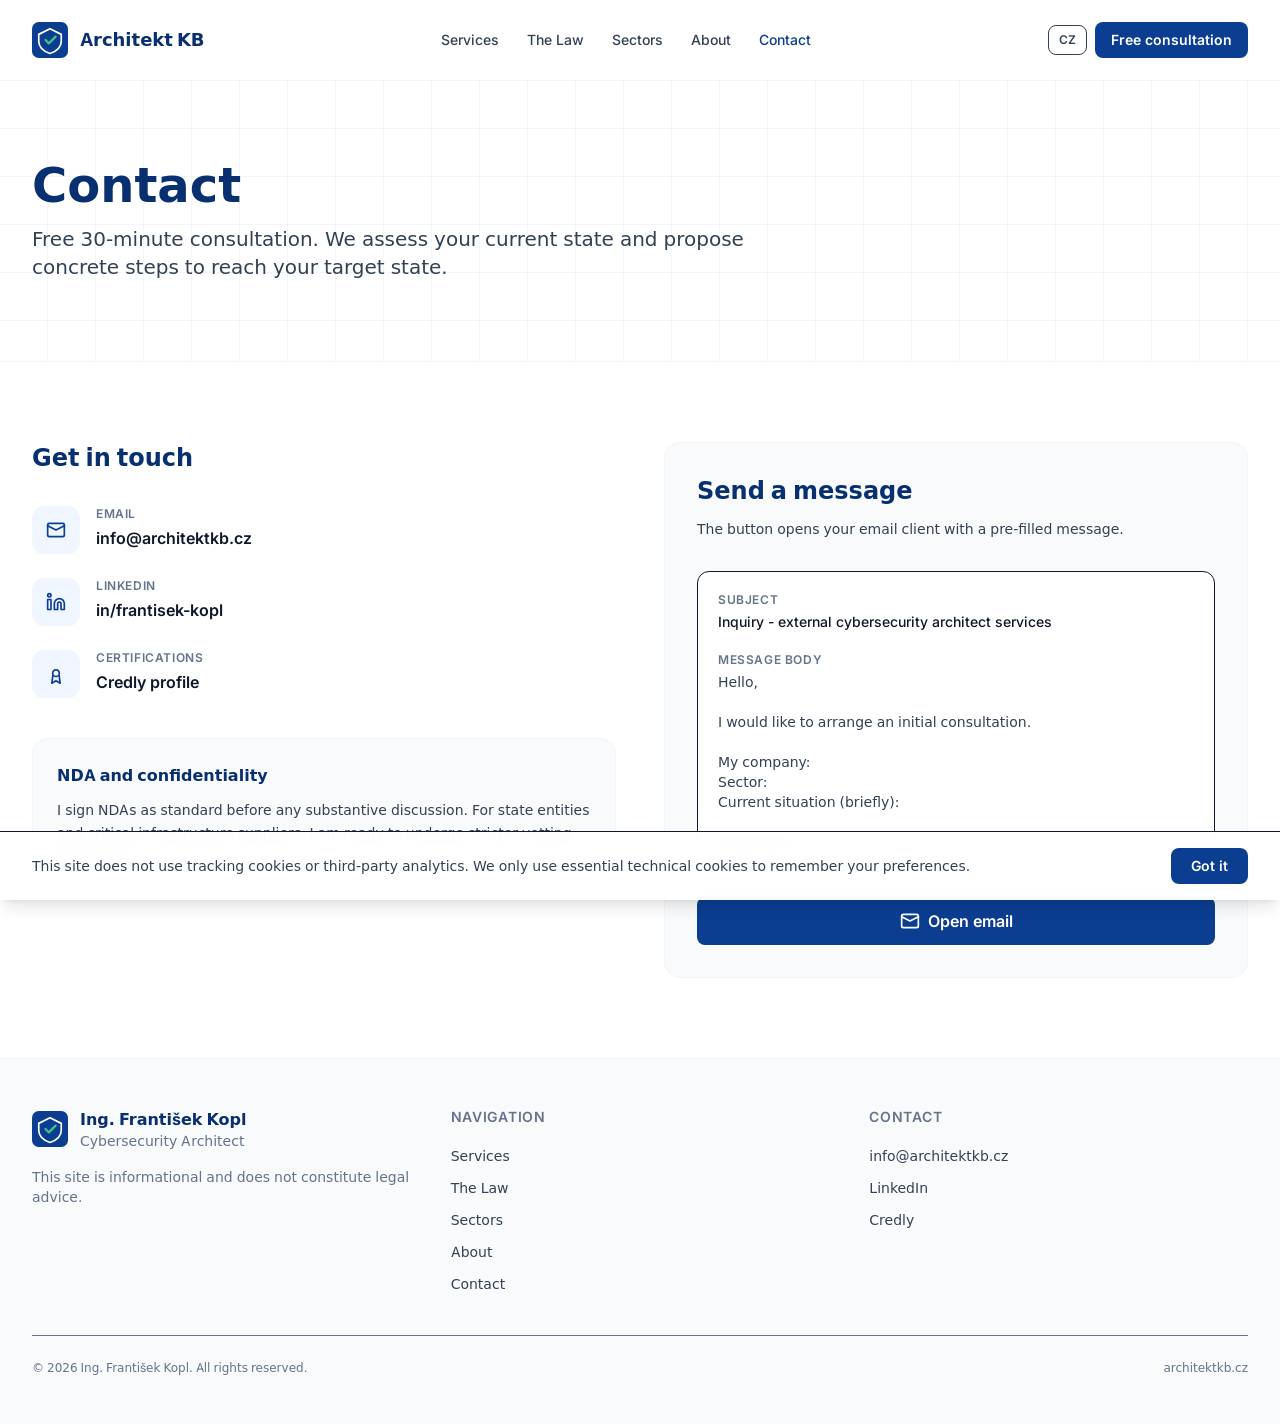
<file: en/contact/index.html>
<!DOCTYPE html><html lang="en-US"> <head><meta charset="UTF-8"><meta name="viewport" content="width=device-width, initial-scale=1"><meta name="generator" content="Astro v5.18.1"><meta name="theme-color" content="#0b3d91"><title>Contact — Architekt KB</title><meta name="description" content="External cybersecurity architect for organizations regulated by the new Czech Cybersecurity Act (264/2025 Coll.) and the NIS2 Directive. Security architecture, risk management, regulatory compliance."><link rel="canonical" href="https://architektkb.cz/en/contact"><link rel="icon" type="image/svg+xml" href="/favicon.svg"><link rel="alternate" hreflang="cs" href="https://architektkb.cz/cs/kontakt"><link rel="alternate" hreflang="en" href="https://architektkb.cz/en/contact"><link rel="alternate" hreflang="x-default" href="https://architektkb.cz/cs"><!-- Open Graph --><meta property="og:type" content="website"><meta property="og:title" content="Contact — Architekt KB"><meta property="og:description" content="External cybersecurity architect for organizations regulated by the new Czech Cybersecurity Act (264/2025 Coll.) and the NIS2 Directive. Security architecture, risk management, regulatory compliance."><meta property="og:url" content="https://architektkb.cz/en/contact"><meta property="og:locale" content="en_US"><meta property="og:site_name" content="Architekt KB"><!-- Fonts are self-hosted (no Google CDN) --><link rel="stylesheet" href="/_astro/index.B1u7h3d9.css"></head> <body class="flex min-h-screen flex-col bg-white text-ink-900"> <a href="#main" class="sr-only focus:not-sr-only focus:absolute focus:left-4 focus:top-4 focus:z-50 focus:rounded focus:bg-brand-700 focus:px-4 focus:py-2 focus:text-white"> Skip to content </a> <header class="sticky top-0 z-40 border-b border-ink-100 bg-white/85 backdrop-blur-md"> <div class="container-prose flex h-16 items-center justify-between gap-4 md:h-20"> <a href="/en" class="flex items-center gap-3 font-bold text-brand-800 hover:text-brand-600 transition-colors" aria-label="Architekt KB"> <svg class="h-9 w-9" viewBox="0 0 64 64" aria-hidden="true"> <rect width="64" height="64" rx="12" fill="#0b3d91"></rect> <path d="M32 12 L52 22 V34 C52 44 43 52 32 56 C21 52 12 44 12 34 V22 Z" fill="none" stroke="#ffffff" stroke-width="3" stroke-linejoin="round"></path> <path d="M24 32 L30 38 L42 26" fill="none" stroke="#3ec28f" stroke-width="4" stroke-linecap="round" stroke-linejoin="round"></path> </svg> <span class="hidden text-lg sm:inline">Architekt KB</span> </a> <nav class="hidden items-center gap-1 lg:flex" aria-label="Hlavní navigace"> <a href="/en/services" class="rounded-lg px-3 py-2 text-sm font-medium transition-colors text-ink-700 hover:text-brand-700"> Services </a><a href="/en/law" class="rounded-lg px-3 py-2 text-sm font-medium transition-colors text-ink-700 hover:text-brand-700"> The Law </a><a href="/en/sectors" class="rounded-lg px-3 py-2 text-sm font-medium transition-colors text-ink-700 hover:text-brand-700"> Sectors </a><a href="/en/about" class="rounded-lg px-3 py-2 text-sm font-medium transition-colors text-ink-700 hover:text-brand-700"> About </a><a href="/en/contact" class="rounded-lg px-3 py-2 text-sm font-medium transition-colors text-brand-700" aria-current="page"> Contact </a> </nav> <div class="flex items-center gap-2"> <a href="/cs/kontakt" class="rounded-lg border border-ink-200 px-2.5 py-1.5 text-xs font-semibold text-ink-700 hover:border-brand-600 hover:text-brand-700 transition-colors" hreflang="cs" aria-label="Přepnout do češtiny"> CZ </a> <a href="/en/contact" class="hidden rounded-lg bg-brand-700 px-4 py-2 text-sm font-semibold text-white hover:bg-brand-600 transition-colors md:inline-block"> Free consultation </a> <button type="button" class="inline-flex h-10 w-10 items-center justify-center rounded-lg border border-ink-200 text-ink-700 hover:border-brand-600 hover:text-brand-700 lg:hidden" aria-label="Menu" aria-expanded="false" aria-controls="mobile-nav" data-menu-toggle> <svg class="h-5 w-5" viewBox="0 0 24 24" fill="none" stroke="currentColor" stroke-width="2" stroke-linecap="round" stroke-linejoin="round"> <line x1="3" y1="6" x2="21" y2="6"></line> <line x1="3" y1="12" x2="21" y2="12"></line> <line x1="3" y1="18" x2="21" y2="18"></line> </svg> </button> </div> </div> <nav id="mobile-nav" class="hidden border-t border-ink-100 bg-white lg:hidden" aria-label="Mobilní navigace"> <div class="container-prose flex flex-col gap-1 py-3"> <a href="/en/services" class="rounded-lg px-3 py-2.5 text-sm font-medium text-ink-700 hover:bg-ink-50"> Services </a><a href="/en/law" class="rounded-lg px-3 py-2.5 text-sm font-medium text-ink-700 hover:bg-ink-50"> The Law </a><a href="/en/sectors" class="rounded-lg px-3 py-2.5 text-sm font-medium text-ink-700 hover:bg-ink-50"> Sectors </a><a href="/en/about" class="rounded-lg px-3 py-2.5 text-sm font-medium text-ink-700 hover:bg-ink-50"> About </a><a href="/en/contact" class="rounded-lg px-3 py-2.5 text-sm font-medium bg-brand-50 text-brand-700" aria-current="page"> Contact </a> <a href="/en/contact" class="mt-2 rounded-lg bg-brand-700 px-3 py-2.5 text-center text-sm font-semibold text-white hover:bg-brand-600"> Free consultation </a> </div> </nav> </header> <script type="module">const e=document.querySelector("[data-menu-toggle]"),t=document.getElementById("mobile-nav");e&&t&&e.addEventListener("click",()=>{const n=e.getAttribute("aria-expanded")==="true";e.setAttribute("aria-expanded",String(!n)),t.classList.toggle("hidden")});</script> <main id="main" class="flex-1">  <!-- Hero --><section class="hero-grid border-b border-ink-100"> <div class="container-prose py-16 md:py-20"> <div class="max-w-3xl"> <h1 class="text-4xl font-extrabold text-brand-800 md:text-5xl">Contact</h1> <p class="mt-4 text-lg text-ink-700 md:text-xl">Free 30-minute consultation. We assess your current state and propose concrete steps to reach your target state.</p> </div> </div> </section> <!-- Contact details + form --> <section class="bg-white"> <div class="container-prose py-20"> <div class="grid gap-12 lg:grid-cols-2"> <div> <h2 class="text-2xl font-bold text-brand-800">Get in touch</h2> <ul class="mt-8 space-y-6"> <li class="flex items-start gap-4"> <div class="flex h-12 w-12 shrink-0 items-center justify-center rounded-xl bg-brand-50 text-brand-700"> <svg xmlns="http://www.w3.org/2000/svg" viewBox="0 0 24 24" fill="none" stroke="currentColor" stroke-width="2" stroke-linecap="round" stroke-linejoin="round" class="h-5 w-5" aria-hidden="true"><rect x="2" y="4" width="20" height="16" rx="2"/><path d="m22 7-10 5L2 7"/></svg> </div> <div> <p class="text-xs font-semibold uppercase tracking-wider text-ink-500">Email</p> <a id="oe-njtb5m" href="#" class="mt-1 block text-base font-semibold text-ink-900 hover:text-brand-700" data-u="info" data-d="architektkb.cz" data-s data-b aria-label="Email">  <span class="oe-placeholder">[info at architektkb.cz]</span>  </a> <script>(function(){const id = "oe-njtb5m";

  (function () {
    const el = document.getElementById(id);
    if (!el) return;
    const u = el.dataset.u;
    const d = el.dataset.d;
    const addr = u + '@' + d;

    // Build mailto href
    let href = 'mai' + 'lto:' + addr;
    const params = [];
    if (el.dataset.s) params.push('subject=' + encodeURIComponent(el.dataset.s));
    if (el.dataset.b) params.push('body=' + encodeURIComponent(el.dataset.b));
    if (params.length) href += '?' + params.join('&');
    el.href = href;

    // Replace placeholder text if present
    const placeholder = el.querySelector('.oe-placeholder');
    if (placeholder) placeholder.textContent = addr;

    // Clean up data attributes
    delete el.dataset.u;
    delete el.dataset.d;
    delete el.dataset.s;
    delete el.dataset.b;
  })();
})();</script> </div> </li> <li class="flex items-start gap-4"> <div class="flex h-12 w-12 shrink-0 items-center justify-center rounded-xl bg-brand-50 text-brand-700"> <svg xmlns="http://www.w3.org/2000/svg" viewBox="0 0 24 24" fill="none" stroke="currentColor" stroke-width="2" stroke-linecap="round" stroke-linejoin="round" class="h-5 w-5" aria-hidden="true"><path d="M16 8a6 6 0 0 1 6 6v7h-4v-7a2 2 0 0 0-4 0v7h-4v-7a6 6 0 0 1 6-6z"/><rect x="2" y="9" width="4" height="12"/><circle cx="4" cy="4" r="2"/></svg> </div> <div> <p class="text-xs font-semibold uppercase tracking-wider text-ink-500">LinkedIn</p> <a href="https://www.linkedin.com/in/frantisek-kopl" rel="noopener" class="mt-1 block text-base font-semibold text-ink-900 hover:text-brand-700">
in/frantisek-kopl </a> </div> </li> <li class="flex items-start gap-4"> <div class="flex h-12 w-12 shrink-0 items-center justify-center rounded-xl bg-brand-50 text-brand-700"> <svg xmlns="http://www.w3.org/2000/svg" viewBox="0 0 24 24" fill="none" stroke="currentColor" stroke-width="2" stroke-linecap="round" stroke-linejoin="round" class="h-5 w-5" aria-hidden="true"><path d="M12 15a4 4 0 1 0 0-8 4 4 0 0 0 0 8z"/><path d="M8.21 13.89 7 23l5-3 5 3-1.21-9.12"/></svg> </div> <div> <p class="text-xs font-semibold uppercase tracking-wider text-ink-500">Certifications</p> <a href="https://www.credly.com/users/frantisek-kopl" rel="noopener" class="mt-1 block text-base font-semibold text-ink-900 hover:text-brand-700"> Credly profile </a> </div> </li> </ul> <div class="mt-10 rounded-2xl border border-ink-100 bg-ink-50 p-6"> <h3 class="text-base font-bold text-brand-800">NDA and confidentiality</h3> <p class="mt-3 text-sm leading-relaxed text-ink-700">I sign NDAs as standard before any substantive discussion. For state entities and critical infrastructure suppliers, I am ready to undergo stricter vetting processes.</p> </div> </div> <div class="rounded-2xl border border-ink-100 bg-ink-50 p-8"> <h2 class="text-2xl font-bold text-brand-800">Send a message</h2> <p class="mt-3 text-sm text-ink-700">The button opens your email client with a pre-filled message.</p> <div class="mt-8 rounded-xl border border-ink-200 bg-white p-5"> <p class="text-xs font-semibold uppercase tracking-wider text-ink-500">Subject</p> <p class="mt-1 text-sm font-medium text-ink-900">Inquiry - external cybersecurity architect services</p> <p class="mt-5 text-xs font-semibold uppercase tracking-wider text-ink-500">Message body</p> <pre class="mt-1 whitespace-pre-wrap font-sans text-sm text-ink-700">Hello,

I would like to arrange an initial consultation.

My company:
Sector:
Current situation (briefly):

Thank you,
</pre> </div> <a id="oe-brs6em" href="#" class="mt-6 inline-flex w-full items-center justify-center gap-2 rounded-lg bg-brand-700 px-6 py-3 text-base font-semibold text-white hover:bg-brand-600" data-u="info" data-d="architektkb.cz" data-s="Inquiry - external cybersecurity architect services" data-b="Hello,

I would like to arrange an initial consultation.

My company:
Sector:
Current situation (briefly):

Thank you,
" aria-label="Email">  <svg xmlns="http://www.w3.org/2000/svg" viewBox="0 0 24 24" fill="none" stroke="currentColor" stroke-width="2" stroke-linecap="round" stroke-linejoin="round" class="h-5 w-5" aria-hidden="true"><rect x="2" y="4" width="20" height="16" rx="2"/><path d="m22 7-10 5L2 7"/></svg> Open email </a> <script>(function(){const id = "oe-brs6em";

  (function () {
    const el = document.getElementById(id);
    if (!el) return;
    const u = el.dataset.u;
    const d = el.dataset.d;
    const addr = u + '@' + d;

    // Build mailto href
    let href = 'mai' + 'lto:' + addr;
    const params = [];
    if (el.dataset.s) params.push('subject=' + encodeURIComponent(el.dataset.s));
    if (el.dataset.b) params.push('body=' + encodeURIComponent(el.dataset.b));
    if (params.length) href += '?' + params.join('&');
    el.href = href;

    // Replace placeholder text if present
    const placeholder = el.querySelector('.oe-placeholder');
    if (placeholder) placeholder.textContent = addr;

    // Clean up data attributes
    delete el.dataset.u;
    delete el.dataset.d;
    delete el.dataset.s;
    delete el.dataset.b;
  })();
})();</script> </div> </div> </div> </section>  </main> <footer class="border-t border-ink-100 bg-ink-50"> <div class="container-prose py-12"> <div class="grid gap-10 md:grid-cols-3"> <div> <div class="flex items-center gap-3"> <svg class="h-9 w-9" viewBox="0 0 64 64" aria-hidden="true"> <rect width="64" height="64" rx="12" fill="#0b3d91"></rect> <path d="M32 12 L52 22 V34 C52 44 43 52 32 56 C21 52 12 44 12 34 V22 Z" fill="none" stroke="#ffffff" stroke-width="3" stroke-linejoin="round"></path> <path d="M24 32 L30 38 L42 26" fill="none" stroke="#3ec28f" stroke-width="4" stroke-linecap="round" stroke-linejoin="round"></path> </svg> <div> <p class="font-bold text-brand-800">Ing. František Kopl</p> <p class="text-sm text-ink-500">Cybersecurity Architect</p> </div> </div> <p class="mt-4 max-w-sm text-sm text-ink-500">This site is informational and does not constitute legal advice.</p> </div> <div> <h2 class="text-sm font-semibold uppercase tracking-wider text-ink-500">Navigation</h2> <ul class="mt-4 space-y-2"> <li> <a href="/en/services" class="text-sm text-ink-700 hover:text-brand-700"> Services </a> </li><li> <a href="/en/law" class="text-sm text-ink-700 hover:text-brand-700"> The Law </a> </li><li> <a href="/en/sectors" class="text-sm text-ink-700 hover:text-brand-700"> Sectors </a> </li><li> <a href="/en/about" class="text-sm text-ink-700 hover:text-brand-700"> About </a> </li><li> <a href="/en/contact" class="text-sm text-ink-700 hover:text-brand-700"> Contact </a> </li> </ul> </div> <div> <h2 class="text-sm font-semibold uppercase tracking-wider text-ink-500">Contact</h2> <ul class="mt-4 space-y-2"> <li> <a id="oe-4qe1mp" href="#" class="text-sm text-ink-700 hover:text-brand-700" data-u="info" data-d="architektkb.cz" data-s data-b aria-label="Email">  <span class="oe-placeholder">[info at architektkb.cz]</span>  </a> <script>(function(){const id = "oe-4qe1mp";

  (function () {
    const el = document.getElementById(id);
    if (!el) return;
    const u = el.dataset.u;
    const d = el.dataset.d;
    const addr = u + '@' + d;

    // Build mailto href
    let href = 'mai' + 'lto:' + addr;
    const params = [];
    if (el.dataset.s) params.push('subject=' + encodeURIComponent(el.dataset.s));
    if (el.dataset.b) params.push('body=' + encodeURIComponent(el.dataset.b));
    if (params.length) href += '?' + params.join('&');
    el.href = href;

    // Replace placeholder text if present
    const placeholder = el.querySelector('.oe-placeholder');
    if (placeholder) placeholder.textContent = addr;

    // Clean up data attributes
    delete el.dataset.u;
    delete el.dataset.d;
    delete el.dataset.s;
    delete el.dataset.b;
  })();
})();</script> </li> <li> <a href="https://www.linkedin.com/in/frantisek-kopl" rel="noopener" class="text-sm text-ink-700 hover:text-brand-700">
LinkedIn
</a> </li> <li> <a href="https://www.credly.com/users/frantisek-kopl" rel="noopener" class="text-sm text-ink-700 hover:text-brand-700">
Credly
</a> </li> </ul> </div> </div> <div class="mt-10 flex flex-col items-start justify-between gap-2 border-t border-ink-200 pt-6 text-xs text-ink-500 md:flex-row md:items-center"> <p>© 2026 Ing. František Kopl. All rights reserved.</p> <p>architektkb.cz</p> </div> </div> </footer> <div id="cookie-banner" class="fixed inset-x-0 bottom-0 z-50 hidden border-t border-ink-200 bg-white/95 backdrop-blur-sm shadow-lg" role="alert" aria-live="polite"> <div class="container-prose flex flex-col items-start gap-4 py-4 sm:flex-row sm:items-center sm:justify-between"> <p class="text-sm text-ink-700">This site does not use tracking cookies or third-party analytics. We only use essential technical cookies to remember your preferences.</p> <button type="button" id="cookie-accept" class="shrink-0 rounded-lg bg-brand-700 px-5 py-2 text-sm font-semibold text-white hover:bg-brand-600 transition-colors"> Got it </button> </div> </div> <script type="module">const t="architektkb_cookie_consent",e=document.getElementById("cookie-banner"),c=document.getElementById("cookie-accept");e&&!localStorage.getItem(t)&&e.classList.remove("hidden");c?.addEventListener("click",()=>{localStorage.setItem(t,"accepted"),e?.classList.add("hidden")});</script> </body></html>
</file>
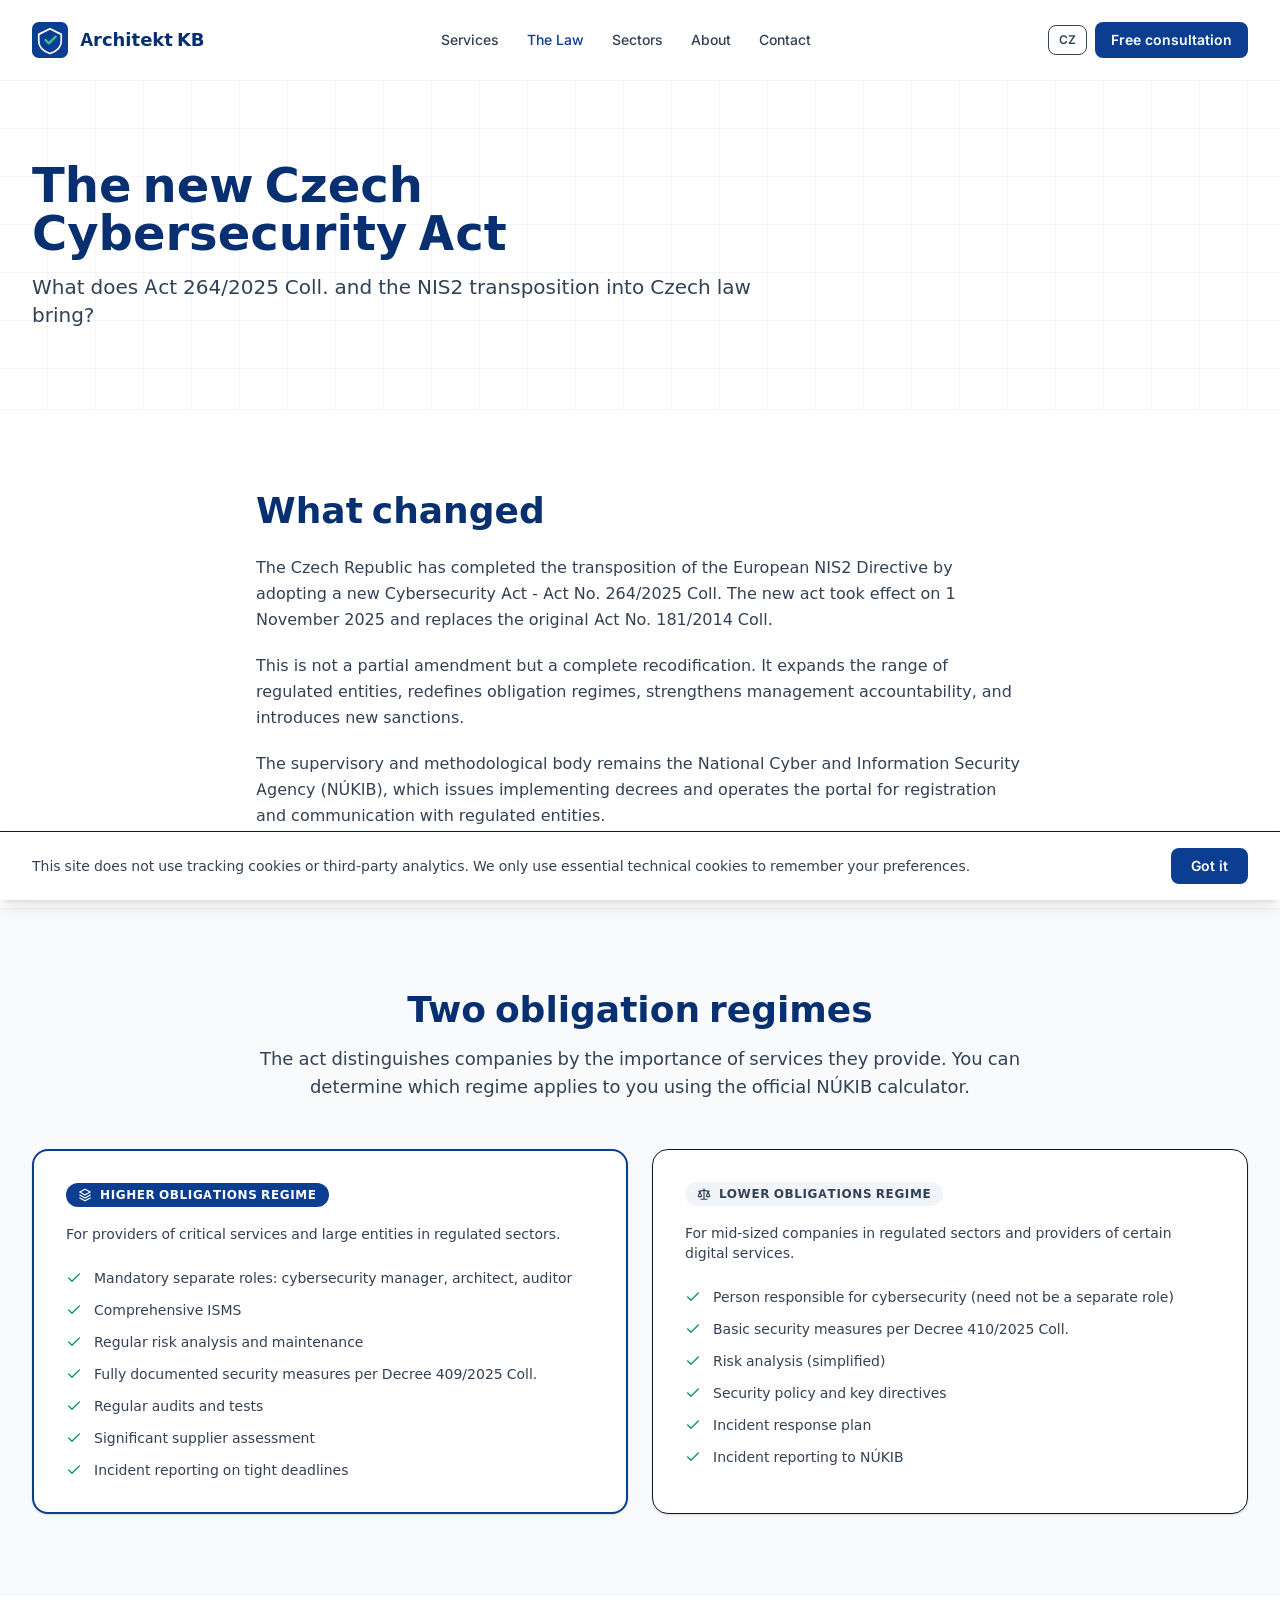
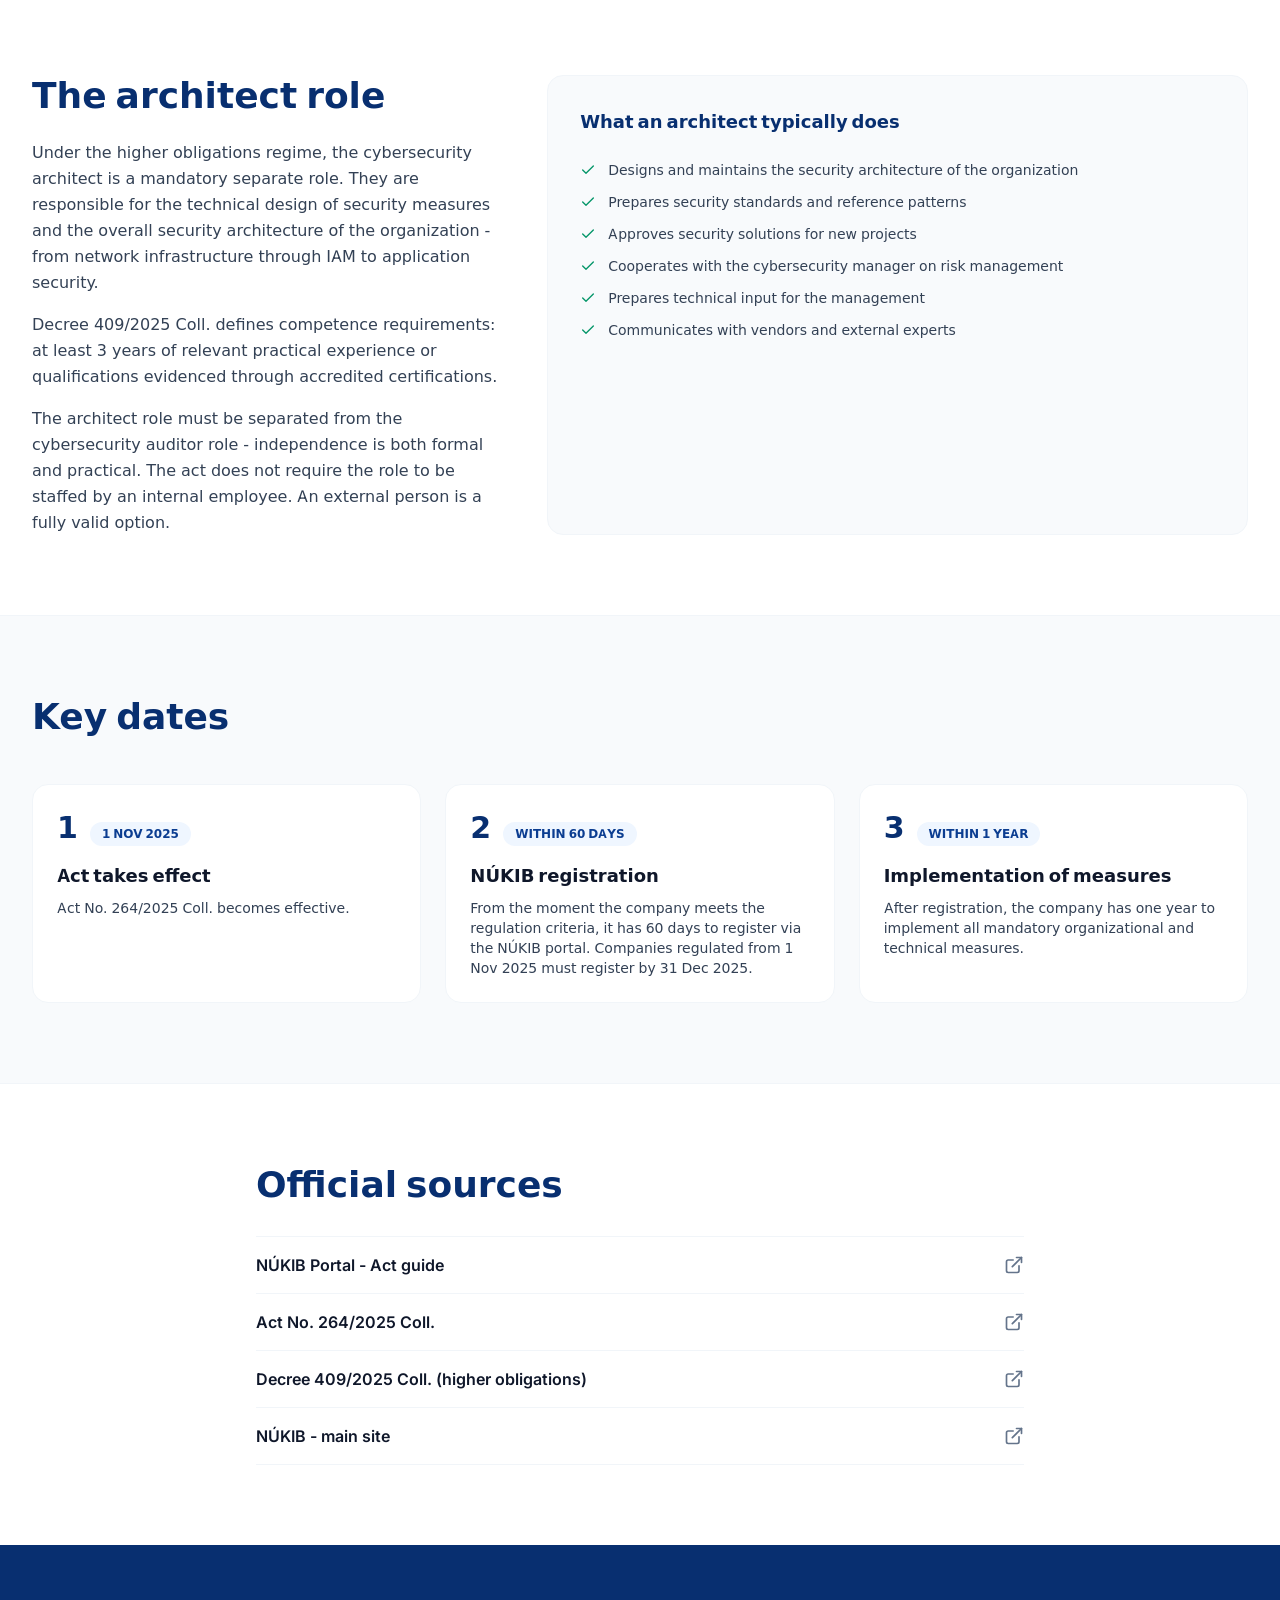
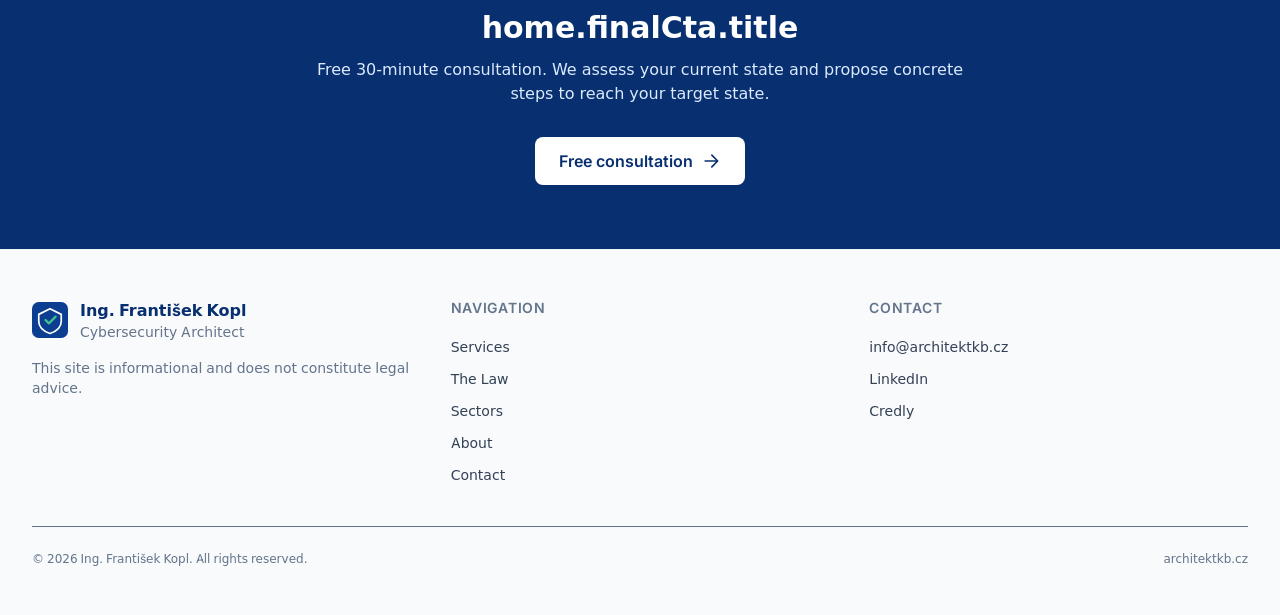
<file: en/law/index.html>
<!DOCTYPE html><html lang="en-US"> <head><meta charset="UTF-8"><meta name="viewport" content="width=device-width, initial-scale=1"><meta name="generator" content="Astro v5.18.1"><meta name="theme-color" content="#0b3d91"><title>The new Czech Cybersecurity Act — Architekt KB</title><meta name="description" content="External cybersecurity architect for organizations regulated by the new Czech Cybersecurity Act (264/2025 Coll.) and the NIS2 Directive. Security architecture, risk management, regulatory compliance."><link rel="canonical" href="https://architektkb.cz/en/law"><link rel="icon" type="image/svg+xml" href="/favicon.svg"><link rel="alternate" hreflang="cs" href="https://architektkb.cz/cs/zakon"><link rel="alternate" hreflang="en" href="https://architektkb.cz/en/law"><link rel="alternate" hreflang="x-default" href="https://architektkb.cz/cs"><!-- Open Graph --><meta property="og:type" content="website"><meta property="og:title" content="The new Czech Cybersecurity Act — Architekt KB"><meta property="og:description" content="External cybersecurity architect for organizations regulated by the new Czech Cybersecurity Act (264/2025 Coll.) and the NIS2 Directive. Security architecture, risk management, regulatory compliance."><meta property="og:url" content="https://architektkb.cz/en/law"><meta property="og:locale" content="en_US"><meta property="og:site_name" content="Architekt KB"><!-- Fonts are self-hosted (no Google CDN) --><link rel="stylesheet" href="/_astro/index.B1u7h3d9.css"></head> <body class="flex min-h-screen flex-col bg-white text-ink-900"> <a href="#main" class="sr-only focus:not-sr-only focus:absolute focus:left-4 focus:top-4 focus:z-50 focus:rounded focus:bg-brand-700 focus:px-4 focus:py-2 focus:text-white"> Skip to content </a> <header class="sticky top-0 z-40 border-b border-ink-100 bg-white/85 backdrop-blur-md"> <div class="container-prose flex h-16 items-center justify-between gap-4 md:h-20"> <a href="/en" class="flex items-center gap-3 font-bold text-brand-800 hover:text-brand-600 transition-colors" aria-label="Architekt KB"> <svg class="h-9 w-9" viewBox="0 0 64 64" aria-hidden="true"> <rect width="64" height="64" rx="12" fill="#0b3d91"></rect> <path d="M32 12 L52 22 V34 C52 44 43 52 32 56 C21 52 12 44 12 34 V22 Z" fill="none" stroke="#ffffff" stroke-width="3" stroke-linejoin="round"></path> <path d="M24 32 L30 38 L42 26" fill="none" stroke="#3ec28f" stroke-width="4" stroke-linecap="round" stroke-linejoin="round"></path> </svg> <span class="hidden text-lg sm:inline">Architekt KB</span> </a> <nav class="hidden items-center gap-1 lg:flex" aria-label="Hlavní navigace"> <a href="/en/services" class="rounded-lg px-3 py-2 text-sm font-medium transition-colors text-ink-700 hover:text-brand-700"> Services </a><a href="/en/law" class="rounded-lg px-3 py-2 text-sm font-medium transition-colors text-brand-700" aria-current="page"> The Law </a><a href="/en/sectors" class="rounded-lg px-3 py-2 text-sm font-medium transition-colors text-ink-700 hover:text-brand-700"> Sectors </a><a href="/en/about" class="rounded-lg px-3 py-2 text-sm font-medium transition-colors text-ink-700 hover:text-brand-700"> About </a><a href="/en/contact" class="rounded-lg px-3 py-2 text-sm font-medium transition-colors text-ink-700 hover:text-brand-700"> Contact </a> </nav> <div class="flex items-center gap-2"> <a href="/cs/zakon" class="rounded-lg border border-ink-200 px-2.5 py-1.5 text-xs font-semibold text-ink-700 hover:border-brand-600 hover:text-brand-700 transition-colors" hreflang="cs" aria-label="Přepnout do češtiny"> CZ </a> <a href="/en/contact" class="hidden rounded-lg bg-brand-700 px-4 py-2 text-sm font-semibold text-white hover:bg-brand-600 transition-colors md:inline-block"> Free consultation </a> <button type="button" class="inline-flex h-10 w-10 items-center justify-center rounded-lg border border-ink-200 text-ink-700 hover:border-brand-600 hover:text-brand-700 lg:hidden" aria-label="Menu" aria-expanded="false" aria-controls="mobile-nav" data-menu-toggle> <svg class="h-5 w-5" viewBox="0 0 24 24" fill="none" stroke="currentColor" stroke-width="2" stroke-linecap="round" stroke-linejoin="round"> <line x1="3" y1="6" x2="21" y2="6"></line> <line x1="3" y1="12" x2="21" y2="12"></line> <line x1="3" y1="18" x2="21" y2="18"></line> </svg> </button> </div> </div> <nav id="mobile-nav" class="hidden border-t border-ink-100 bg-white lg:hidden" aria-label="Mobilní navigace"> <div class="container-prose flex flex-col gap-1 py-3"> <a href="/en/services" class="rounded-lg px-3 py-2.5 text-sm font-medium text-ink-700 hover:bg-ink-50"> Services </a><a href="/en/law" class="rounded-lg px-3 py-2.5 text-sm font-medium bg-brand-50 text-brand-700" aria-current="page"> The Law </a><a href="/en/sectors" class="rounded-lg px-3 py-2.5 text-sm font-medium text-ink-700 hover:bg-ink-50"> Sectors </a><a href="/en/about" class="rounded-lg px-3 py-2.5 text-sm font-medium text-ink-700 hover:bg-ink-50"> About </a><a href="/en/contact" class="rounded-lg px-3 py-2.5 text-sm font-medium text-ink-700 hover:bg-ink-50"> Contact </a> <a href="/en/contact" class="mt-2 rounded-lg bg-brand-700 px-3 py-2.5 text-center text-sm font-semibold text-white hover:bg-brand-600"> Free consultation </a> </div> </nav> </header> <script type="module">const e=document.querySelector("[data-menu-toggle]"),t=document.getElementById("mobile-nav");e&&t&&e.addEventListener("click",()=>{const n=e.getAttribute("aria-expanded")==="true";e.setAttribute("aria-expanded",String(!n)),t.classList.toggle("hidden")});</script> <main id="main" class="flex-1">  <!-- Hero --><section class="hero-grid border-b border-ink-100"> <div class="container-prose py-16 md:py-20"> <div class="max-w-3xl"> <h1 class="text-4xl font-extrabold text-brand-800 md:text-5xl">The new Czech Cybersecurity Act</h1> <p class="mt-4 text-lg text-ink-700 md:text-xl">What does Act 264/2025 Coll. and the NIS2 transposition into Czech law bring?</p> </div> </div> </section> <!-- Intro --> <section class="bg-white"> <div class="container-prose py-20"> <div class="mx-auto max-w-3xl"> <h2 class="text-3xl font-bold text-brand-800 md:text-4xl">What changed</h2> <div class="mt-6 space-y-5"> <p class="text-base leading-relaxed text-ink-700">The Czech Republic has completed the transposition of the European NIS2 Directive by adopting a new Cybersecurity Act - Act No. 264/2025 Coll. The new act took effect on 1 November 2025 and replaces the original Act No. 181/2014 Coll.</p><p class="text-base leading-relaxed text-ink-700">This is not a partial amendment but a complete recodification. It expands the range of regulated entities, redefines obligation regimes, strengthens management accountability, and introduces new sanctions.</p><p class="text-base leading-relaxed text-ink-700">The supervisory and methodological body remains the National Cyber and Information Security Agency (NÚKIB), which issues implementing decrees and operates the portal for registration and communication with regulated entities.</p> </div> </div> </div> </section> <!-- Two regimes --> <section class="border-y border-ink-100 bg-ink-50"> <div class="container-prose py-20"> <div class="mx-auto max-w-3xl text-center"> <h2 class="text-3xl font-bold text-brand-800 md:text-4xl">Two obligation regimes</h2> <p class="mt-4 text-lg text-ink-700">The act distinguishes companies by the importance of services they provide. You can determine which regime applies to you using the official NÚKIB calculator.</p> </div> <div class="mt-12 grid gap-6 lg:grid-cols-2"> <article class="rounded-2xl border-2 border-brand-700 bg-white p-8 shadow-sm"> <div class="inline-flex items-center gap-2 rounded-full bg-brand-700 px-3 py-1 text-xs font-bold uppercase tracking-wider text-white"> <svg xmlns="http://www.w3.org/2000/svg" viewBox="0 0 24 24" fill="none" stroke="currentColor" stroke-width="2" stroke-linecap="round" stroke-linejoin="round" class="h-3.5 w-3.5" aria-hidden="true"><path d="m12 2 9 5-9 5-9-5 9-5z"/><path d="m3 12 9 5 9-5"/><path d="m3 17 9 5 9-5"/></svg> Higher obligations regime </div> <p class="mt-4 text-sm text-ink-700">For providers of critical services and large entities in regulated sectors.</p> <ul class="mt-6 space-y-3"> <li class="flex gap-3 text-sm text-ink-700"> <svg xmlns="http://www.w3.org/2000/svg" viewBox="0 0 24 24" fill="none" stroke="currentColor" stroke-width="2" stroke-linecap="round" stroke-linejoin="round" class="mt-0.5 h-4 w-4 shrink-0 text-accent-600" aria-hidden="true"><path d="M20 6 9 17l-5-5"/></svg> <span>Mandatory separate roles: cybersecurity manager, architect, auditor</span> </li><li class="flex gap-3 text-sm text-ink-700"> <svg xmlns="http://www.w3.org/2000/svg" viewBox="0 0 24 24" fill="none" stroke="currentColor" stroke-width="2" stroke-linecap="round" stroke-linejoin="round" class="mt-0.5 h-4 w-4 shrink-0 text-accent-600" aria-hidden="true"><path d="M20 6 9 17l-5-5"/></svg> <span>Comprehensive ISMS</span> </li><li class="flex gap-3 text-sm text-ink-700"> <svg xmlns="http://www.w3.org/2000/svg" viewBox="0 0 24 24" fill="none" stroke="currentColor" stroke-width="2" stroke-linecap="round" stroke-linejoin="round" class="mt-0.5 h-4 w-4 shrink-0 text-accent-600" aria-hidden="true"><path d="M20 6 9 17l-5-5"/></svg> <span>Regular risk analysis and maintenance</span> </li><li class="flex gap-3 text-sm text-ink-700"> <svg xmlns="http://www.w3.org/2000/svg" viewBox="0 0 24 24" fill="none" stroke="currentColor" stroke-width="2" stroke-linecap="round" stroke-linejoin="round" class="mt-0.5 h-4 w-4 shrink-0 text-accent-600" aria-hidden="true"><path d="M20 6 9 17l-5-5"/></svg> <span>Fully documented security measures per Decree 409/2025 Coll.</span> </li><li class="flex gap-3 text-sm text-ink-700"> <svg xmlns="http://www.w3.org/2000/svg" viewBox="0 0 24 24" fill="none" stroke="currentColor" stroke-width="2" stroke-linecap="round" stroke-linejoin="round" class="mt-0.5 h-4 w-4 shrink-0 text-accent-600" aria-hidden="true"><path d="M20 6 9 17l-5-5"/></svg> <span>Regular audits and tests</span> </li><li class="flex gap-3 text-sm text-ink-700"> <svg xmlns="http://www.w3.org/2000/svg" viewBox="0 0 24 24" fill="none" stroke="currentColor" stroke-width="2" stroke-linecap="round" stroke-linejoin="round" class="mt-0.5 h-4 w-4 shrink-0 text-accent-600" aria-hidden="true"><path d="M20 6 9 17l-5-5"/></svg> <span>Significant supplier assessment</span> </li><li class="flex gap-3 text-sm text-ink-700"> <svg xmlns="http://www.w3.org/2000/svg" viewBox="0 0 24 24" fill="none" stroke="currentColor" stroke-width="2" stroke-linecap="round" stroke-linejoin="round" class="mt-0.5 h-4 w-4 shrink-0 text-accent-600" aria-hidden="true"><path d="M20 6 9 17l-5-5"/></svg> <span>Incident reporting on tight deadlines</span> </li> </ul> </article> <article class="rounded-2xl border border-ink-200 bg-white p-8 shadow-sm"> <div class="inline-flex items-center gap-2 rounded-full bg-ink-100 px-3 py-1 text-xs font-bold uppercase tracking-wider text-ink-700"> <svg xmlns="http://www.w3.org/2000/svg" viewBox="0 0 24 24" fill="none" stroke="currentColor" stroke-width="2" stroke-linecap="round" stroke-linejoin="round" class="h-3.5 w-3.5" aria-hidden="true"><path d="m16 16 3-8 3 8c-.87.65-1.92 1-3 1s-2.13-.35-3-1zM2 16l3-8 3 8c-.87.65-1.92 1-3 1s-2.13-.35-3-1zM7 21h10M12 3v18M3 7h2c2 0 5-1 7-2 2 1 5 2 7 2h2"/></svg> Lower obligations regime </div> <p class="mt-4 text-sm text-ink-700">For mid-sized companies in regulated sectors and providers of certain digital services.</p> <ul class="mt-6 space-y-3"> <li class="flex gap-3 text-sm text-ink-700"> <svg xmlns="http://www.w3.org/2000/svg" viewBox="0 0 24 24" fill="none" stroke="currentColor" stroke-width="2" stroke-linecap="round" stroke-linejoin="round" class="mt-0.5 h-4 w-4 shrink-0 text-accent-600" aria-hidden="true"><path d="M20 6 9 17l-5-5"/></svg> <span>Person responsible for cybersecurity (need not be a separate role)</span> </li><li class="flex gap-3 text-sm text-ink-700"> <svg xmlns="http://www.w3.org/2000/svg" viewBox="0 0 24 24" fill="none" stroke="currentColor" stroke-width="2" stroke-linecap="round" stroke-linejoin="round" class="mt-0.5 h-4 w-4 shrink-0 text-accent-600" aria-hidden="true"><path d="M20 6 9 17l-5-5"/></svg> <span>Basic security measures per Decree 410/2025 Coll.</span> </li><li class="flex gap-3 text-sm text-ink-700"> <svg xmlns="http://www.w3.org/2000/svg" viewBox="0 0 24 24" fill="none" stroke="currentColor" stroke-width="2" stroke-linecap="round" stroke-linejoin="round" class="mt-0.5 h-4 w-4 shrink-0 text-accent-600" aria-hidden="true"><path d="M20 6 9 17l-5-5"/></svg> <span>Risk analysis (simplified)</span> </li><li class="flex gap-3 text-sm text-ink-700"> <svg xmlns="http://www.w3.org/2000/svg" viewBox="0 0 24 24" fill="none" stroke="currentColor" stroke-width="2" stroke-linecap="round" stroke-linejoin="round" class="mt-0.5 h-4 w-4 shrink-0 text-accent-600" aria-hidden="true"><path d="M20 6 9 17l-5-5"/></svg> <span>Security policy and key directives</span> </li><li class="flex gap-3 text-sm text-ink-700"> <svg xmlns="http://www.w3.org/2000/svg" viewBox="0 0 24 24" fill="none" stroke="currentColor" stroke-width="2" stroke-linecap="round" stroke-linejoin="round" class="mt-0.5 h-4 w-4 shrink-0 text-accent-600" aria-hidden="true"><path d="M20 6 9 17l-5-5"/></svg> <span>Incident response plan</span> </li><li class="flex gap-3 text-sm text-ink-700"> <svg xmlns="http://www.w3.org/2000/svg" viewBox="0 0 24 24" fill="none" stroke="currentColor" stroke-width="2" stroke-linecap="round" stroke-linejoin="round" class="mt-0.5 h-4 w-4 shrink-0 text-accent-600" aria-hidden="true"><path d="M20 6 9 17l-5-5"/></svg> <span>Incident reporting to NÚKIB</span> </li> </ul> </article> </div> </div> </section> <!-- Architect role --> <section class="bg-white"> <div class="container-prose py-20"> <div class="grid gap-12 lg:grid-cols-[2fr_3fr]"> <div> <h2 class="text-3xl font-bold text-brand-800 md:text-4xl">The architect role</h2> <div class="mt-6 space-y-4"> <p class="text-base leading-relaxed text-ink-700">Under the higher obligations regime, the cybersecurity architect is a mandatory separate role. They are responsible for the technical design of security measures and the overall security architecture of the organization - from network infrastructure through IAM to application security.</p><p class="text-base leading-relaxed text-ink-700">Decree 409/2025 Coll. defines competence requirements: at least 3 years of relevant practical experience or qualifications evidenced through accredited certifications.</p><p class="text-base leading-relaxed text-ink-700">The architect role must be separated from the cybersecurity auditor role - independence is both formal and practical. The act does not require the role to be staffed by an internal employee. An external person is a fully valid option.</p> </div> </div> <div class="rounded-2xl border border-ink-100 bg-ink-50 p-8"> <h3 class="text-lg font-bold text-brand-800">What an architect typically does</h3> <ul class="mt-6 space-y-3"> <li class="flex gap-3 text-sm text-ink-700"> <svg xmlns="http://www.w3.org/2000/svg" viewBox="0 0 24 24" fill="none" stroke="currentColor" stroke-width="2" stroke-linecap="round" stroke-linejoin="round" class="mt-0.5 h-4 w-4 shrink-0 text-accent-600" aria-hidden="true"><path d="M20 6 9 17l-5-5"/></svg> <span>Designs and maintains the security architecture of the organization</span> </li><li class="flex gap-3 text-sm text-ink-700"> <svg xmlns="http://www.w3.org/2000/svg" viewBox="0 0 24 24" fill="none" stroke="currentColor" stroke-width="2" stroke-linecap="round" stroke-linejoin="round" class="mt-0.5 h-4 w-4 shrink-0 text-accent-600" aria-hidden="true"><path d="M20 6 9 17l-5-5"/></svg> <span>Prepares security standards and reference patterns</span> </li><li class="flex gap-3 text-sm text-ink-700"> <svg xmlns="http://www.w3.org/2000/svg" viewBox="0 0 24 24" fill="none" stroke="currentColor" stroke-width="2" stroke-linecap="round" stroke-linejoin="round" class="mt-0.5 h-4 w-4 shrink-0 text-accent-600" aria-hidden="true"><path d="M20 6 9 17l-5-5"/></svg> <span>Approves security solutions for new projects</span> </li><li class="flex gap-3 text-sm text-ink-700"> <svg xmlns="http://www.w3.org/2000/svg" viewBox="0 0 24 24" fill="none" stroke="currentColor" stroke-width="2" stroke-linecap="round" stroke-linejoin="round" class="mt-0.5 h-4 w-4 shrink-0 text-accent-600" aria-hidden="true"><path d="M20 6 9 17l-5-5"/></svg> <span>Cooperates with the cybersecurity manager on risk management</span> </li><li class="flex gap-3 text-sm text-ink-700"> <svg xmlns="http://www.w3.org/2000/svg" viewBox="0 0 24 24" fill="none" stroke="currentColor" stroke-width="2" stroke-linecap="round" stroke-linejoin="round" class="mt-0.5 h-4 w-4 shrink-0 text-accent-600" aria-hidden="true"><path d="M20 6 9 17l-5-5"/></svg> <span>Prepares technical input for the management</span> </li><li class="flex gap-3 text-sm text-ink-700"> <svg xmlns="http://www.w3.org/2000/svg" viewBox="0 0 24 24" fill="none" stroke="currentColor" stroke-width="2" stroke-linecap="round" stroke-linejoin="round" class="mt-0.5 h-4 w-4 shrink-0 text-accent-600" aria-hidden="true"><path d="M20 6 9 17l-5-5"/></svg> <span>Communicates with vendors and external experts</span> </li> </ul> </div> </div> </div> </section> <!-- Timeline --> <section class="border-y border-ink-100 bg-ink-50"> <div class="container-prose py-20"> <h2 class="text-3xl font-bold text-brand-800 md:text-4xl">Key dates</h2> <ol class="mt-12 grid gap-6 md:grid-cols-3"> <li class="rounded-2xl border border-ink-100 bg-white p-6"> <div class="flex items-baseline gap-3"> <span class="text-3xl font-extrabold text-brand-800">1</span> <span class="rounded-full bg-brand-50 px-3 py-1 text-xs font-bold uppercase text-brand-700">1 Nov 2025</span> </div> <h3 class="mt-4 text-lg font-bold text-ink-900">Act takes effect</h3> <p class="mt-2 text-sm text-ink-700">Act No. 264/2025 Coll. becomes effective.</p> </li><li class="rounded-2xl border border-ink-100 bg-white p-6"> <div class="flex items-baseline gap-3"> <span class="text-3xl font-extrabold text-brand-800">2</span> <span class="rounded-full bg-brand-50 px-3 py-1 text-xs font-bold uppercase text-brand-700">within 60 days</span> </div> <h3 class="mt-4 text-lg font-bold text-ink-900">NÚKIB registration</h3> <p class="mt-2 text-sm text-ink-700">From the moment the company meets the regulation criteria, it has 60 days to register via the NÚKIB portal. Companies regulated from 1 Nov 2025 must register by 31 Dec 2025.</p> </li><li class="rounded-2xl border border-ink-100 bg-white p-6"> <div class="flex items-baseline gap-3"> <span class="text-3xl font-extrabold text-brand-800">3</span> <span class="rounded-full bg-brand-50 px-3 py-1 text-xs font-bold uppercase text-brand-700">within 1 year</span> </div> <h3 class="mt-4 text-lg font-bold text-ink-900">Implementation of measures</h3> <p class="mt-2 text-sm text-ink-700">After registration, the company has one year to implement all mandatory organizational and technical measures.</p> </li> </ol> </div> </section> <!-- Sources --> <section class="bg-white"> <div class="container-prose py-20"> <div class="mx-auto max-w-3xl"> <h2 class="text-3xl font-bold text-brand-800 md:text-4xl">Official sources</h2> <ul class="mt-8 divide-y divide-ink-100 border-y border-ink-100"> <li> <a href="https://portal.nukib.gov.cz/pruvodce-novym-zakonem-o-kyberneticke-bezpecnosti" rel="noopener" class="flex items-center justify-between gap-4 py-4 text-base font-semibold text-ink-900 hover:text-brand-700"> <span>NÚKIB Portal - Act guide</span> <svg xmlns="http://www.w3.org/2000/svg" viewBox="0 0 24 24" fill="none" stroke="currentColor" stroke-width="2" stroke-linecap="round" stroke-linejoin="round" class="h-5 w-5 shrink-0 text-ink-500" aria-hidden="true"><path d="M18 13v6a2 2 0 0 1-2 2H5a2 2 0 0 1-2-2V8a2 2 0 0 1 2-2h6"/><path d="M15 3h6v6"/><path d="M10 14 21 3"/></svg> </a> </li><li> <a href="https://www.zakonyprolidi.cz/cs/2025-264" rel="noopener" class="flex items-center justify-between gap-4 py-4 text-base font-semibold text-ink-900 hover:text-brand-700"> <span>Act No. 264/2025 Coll.</span> <svg xmlns="http://www.w3.org/2000/svg" viewBox="0 0 24 24" fill="none" stroke="currentColor" stroke-width="2" stroke-linecap="round" stroke-linejoin="round" class="h-5 w-5 shrink-0 text-ink-500" aria-hidden="true"><path d="M18 13v6a2 2 0 0 1-2 2H5a2 2 0 0 1-2-2V8a2 2 0 0 1 2-2h6"/><path d="M15 3h6v6"/><path d="M10 14 21 3"/></svg> </a> </li><li> <a href="https://www.sagit.cz/info/sb25409" rel="noopener" class="flex items-center justify-between gap-4 py-4 text-base font-semibold text-ink-900 hover:text-brand-700"> <span>Decree 409/2025 Coll. (higher obligations)</span> <svg xmlns="http://www.w3.org/2000/svg" viewBox="0 0 24 24" fill="none" stroke="currentColor" stroke-width="2" stroke-linecap="round" stroke-linejoin="round" class="h-5 w-5 shrink-0 text-ink-500" aria-hidden="true"><path d="M18 13v6a2 2 0 0 1-2 2H5a2 2 0 0 1-2-2V8a2 2 0 0 1 2-2h6"/><path d="M15 3h6v6"/><path d="M10 14 21 3"/></svg> </a> </li><li> <a href="https://nukib.gov.cz/" rel="noopener" class="flex items-center justify-between gap-4 py-4 text-base font-semibold text-ink-900 hover:text-brand-700"> <span>NÚKIB - main site</span> <svg xmlns="http://www.w3.org/2000/svg" viewBox="0 0 24 24" fill="none" stroke="currentColor" stroke-width="2" stroke-linecap="round" stroke-linejoin="round" class="h-5 w-5 shrink-0 text-ink-500" aria-hidden="true"><path d="M18 13v6a2 2 0 0 1-2 2H5a2 2 0 0 1-2-2V8a2 2 0 0 1 2-2h6"/><path d="M15 3h6v6"/><path d="M10 14 21 3"/></svg> </a> </li> </ul> </div> </div> </section> <!-- CTA --> <section class="bg-brand-800"> <div class="container-prose py-16"> <div class="mx-auto max-w-2xl text-center"> <h2 class="text-2xl font-bold text-white md:text-3xl">home.finalCta.title</h2> <p class="mt-3 text-brand-100">Free 30-minute consultation. We assess your current state and propose concrete steps to reach your target state.</p> <a href="/en/contact" class="mt-8 inline-flex items-center gap-2 rounded-lg bg-white px-6 py-3 text-base font-semibold text-brand-800 hover:bg-brand-50"> Free consultation <svg xmlns="http://www.w3.org/2000/svg" viewBox="0 0 24 24" fill="none" stroke="currentColor" stroke-width="2" stroke-linecap="round" stroke-linejoin="round" class="h-5 w-5" aria-hidden="true"><path d="M5 12h14M13 5l7 7-7 7"/></svg> </a> </div> </div> </section>  </main> <footer class="border-t border-ink-100 bg-ink-50"> <div class="container-prose py-12"> <div class="grid gap-10 md:grid-cols-3"> <div> <div class="flex items-center gap-3"> <svg class="h-9 w-9" viewBox="0 0 64 64" aria-hidden="true"> <rect width="64" height="64" rx="12" fill="#0b3d91"></rect> <path d="M32 12 L52 22 V34 C52 44 43 52 32 56 C21 52 12 44 12 34 V22 Z" fill="none" stroke="#ffffff" stroke-width="3" stroke-linejoin="round"></path> <path d="M24 32 L30 38 L42 26" fill="none" stroke="#3ec28f" stroke-width="4" stroke-linecap="round" stroke-linejoin="round"></path> </svg> <div> <p class="font-bold text-brand-800">Ing. František Kopl</p> <p class="text-sm text-ink-500">Cybersecurity Architect</p> </div> </div> <p class="mt-4 max-w-sm text-sm text-ink-500">This site is informational and does not constitute legal advice.</p> </div> <div> <h2 class="text-sm font-semibold uppercase tracking-wider text-ink-500">Navigation</h2> <ul class="mt-4 space-y-2"> <li> <a href="/en/services" class="text-sm text-ink-700 hover:text-brand-700"> Services </a> </li><li> <a href="/en/law" class="text-sm text-ink-700 hover:text-brand-700"> The Law </a> </li><li> <a href="/en/sectors" class="text-sm text-ink-700 hover:text-brand-700"> Sectors </a> </li><li> <a href="/en/about" class="text-sm text-ink-700 hover:text-brand-700"> About </a> </li><li> <a href="/en/contact" class="text-sm text-ink-700 hover:text-brand-700"> Contact </a> </li> </ul> </div> <div> <h2 class="text-sm font-semibold uppercase tracking-wider text-ink-500">Contact</h2> <ul class="mt-4 space-y-2"> <li> <a id="oe-moiu3l" href="#" class="text-sm text-ink-700 hover:text-brand-700" data-u="info" data-d="architektkb.cz" data-s data-b aria-label="Email">  <span class="oe-placeholder">[info at architektkb.cz]</span>  </a> <script>(function(){const id = "oe-moiu3l";

  (function () {
    const el = document.getElementById(id);
    if (!el) return;
    const u = el.dataset.u;
    const d = el.dataset.d;
    const addr = u + '@' + d;

    // Build mailto href
    let href = 'mai' + 'lto:' + addr;
    const params = [];
    if (el.dataset.s) params.push('subject=' + encodeURIComponent(el.dataset.s));
    if (el.dataset.b) params.push('body=' + encodeURIComponent(el.dataset.b));
    if (params.length) href += '?' + params.join('&');
    el.href = href;

    // Replace placeholder text if present
    const placeholder = el.querySelector('.oe-placeholder');
    if (placeholder) placeholder.textContent = addr;

    // Clean up data attributes
    delete el.dataset.u;
    delete el.dataset.d;
    delete el.dataset.s;
    delete el.dataset.b;
  })();
})();</script> </li> <li> <a href="https://www.linkedin.com/in/frantisek-kopl" rel="noopener" class="text-sm text-ink-700 hover:text-brand-700">
LinkedIn
</a> </li> <li> <a href="https://www.credly.com/users/frantisek-kopl" rel="noopener" class="text-sm text-ink-700 hover:text-brand-700">
Credly
</a> </li> </ul> </div> </div> <div class="mt-10 flex flex-col items-start justify-between gap-2 border-t border-ink-200 pt-6 text-xs text-ink-500 md:flex-row md:items-center"> <p>© 2026 Ing. František Kopl. All rights reserved.</p> <p>architektkb.cz</p> </div> </div> </footer> <div id="cookie-banner" class="fixed inset-x-0 bottom-0 z-50 hidden border-t border-ink-200 bg-white/95 backdrop-blur-sm shadow-lg" role="alert" aria-live="polite"> <div class="container-prose flex flex-col items-start gap-4 py-4 sm:flex-row sm:items-center sm:justify-between"> <p class="text-sm text-ink-700">This site does not use tracking cookies or third-party analytics. We only use essential technical cookies to remember your preferences.</p> <button type="button" id="cookie-accept" class="shrink-0 rounded-lg bg-brand-700 px-5 py-2 text-sm font-semibold text-white hover:bg-brand-600 transition-colors"> Got it </button> </div> </div> <script type="module">const t="architektkb_cookie_consent",e=document.getElementById("cookie-banner"),c=document.getElementById("cookie-accept");e&&!localStorage.getItem(t)&&e.classList.remove("hidden");c?.addEventListener("click",()=>{localStorage.setItem(t,"accepted"),e?.classList.add("hidden")});</script> </body></html>
</file>
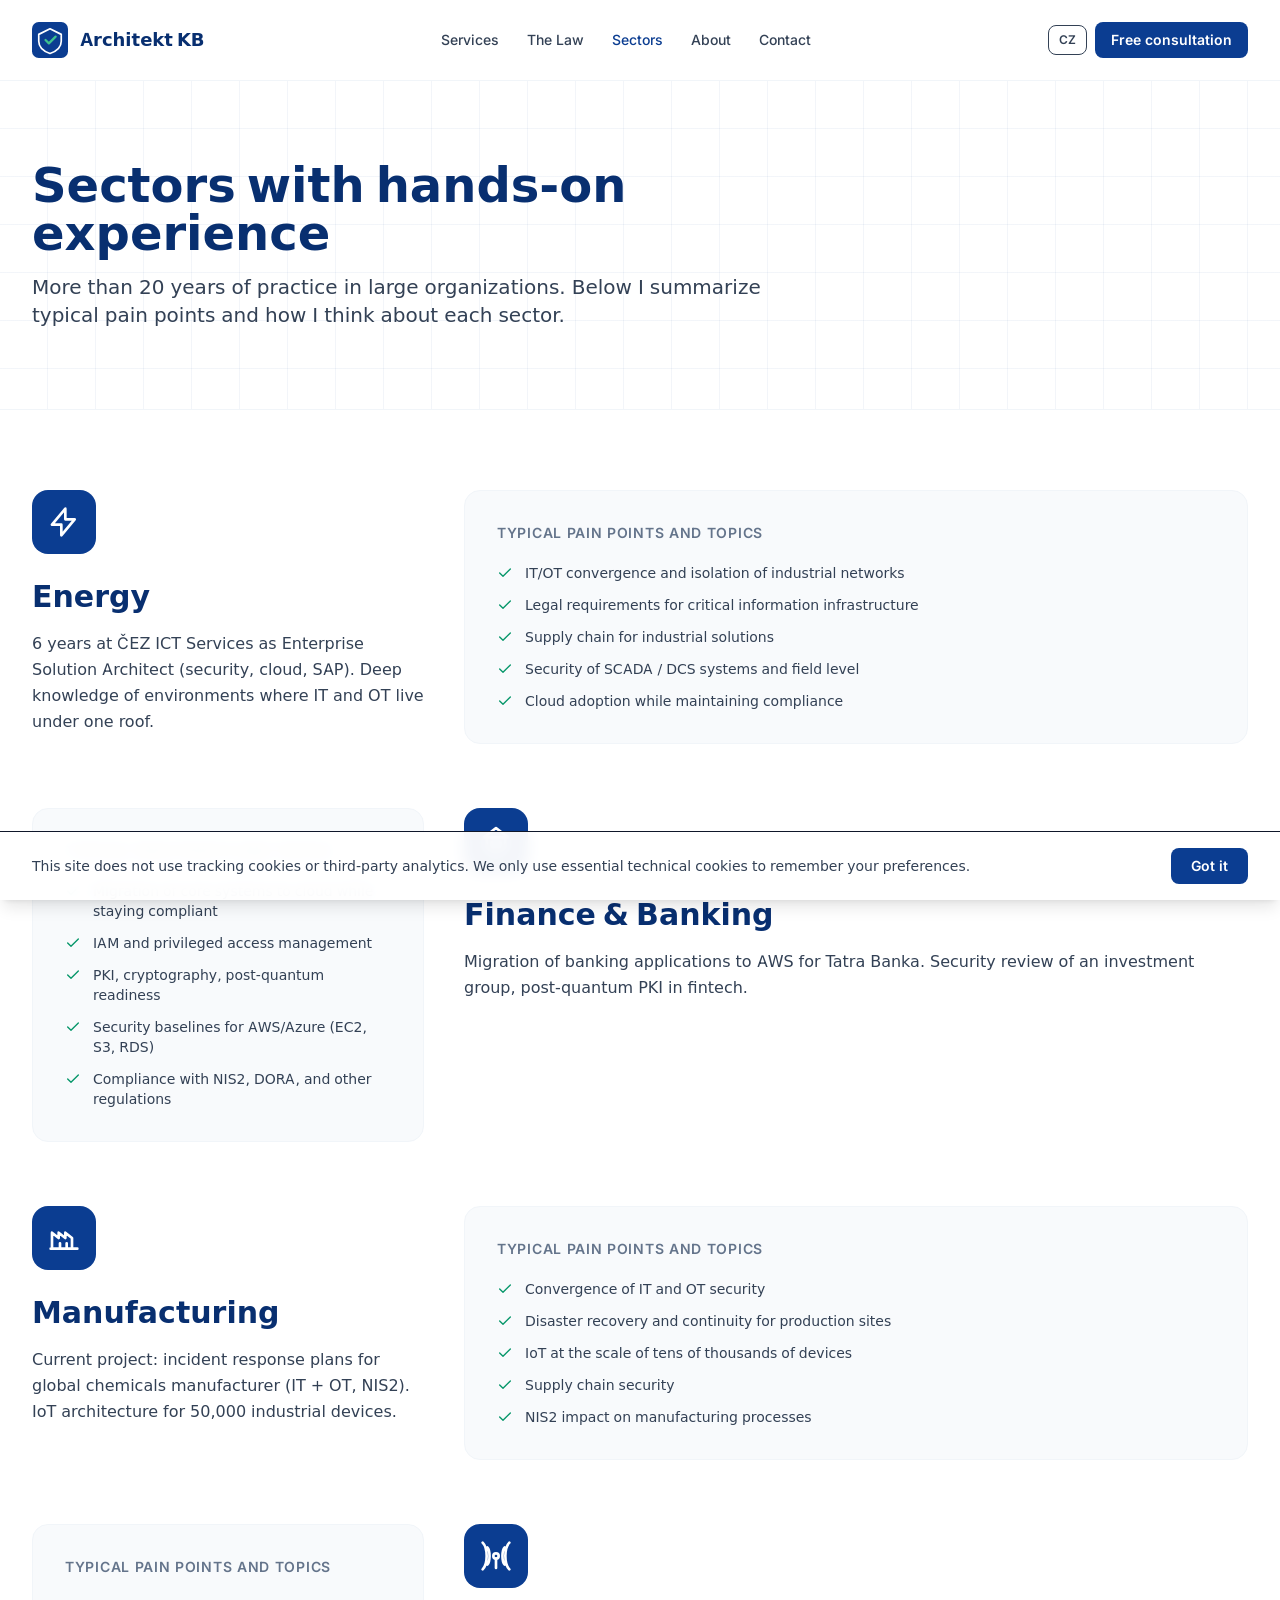
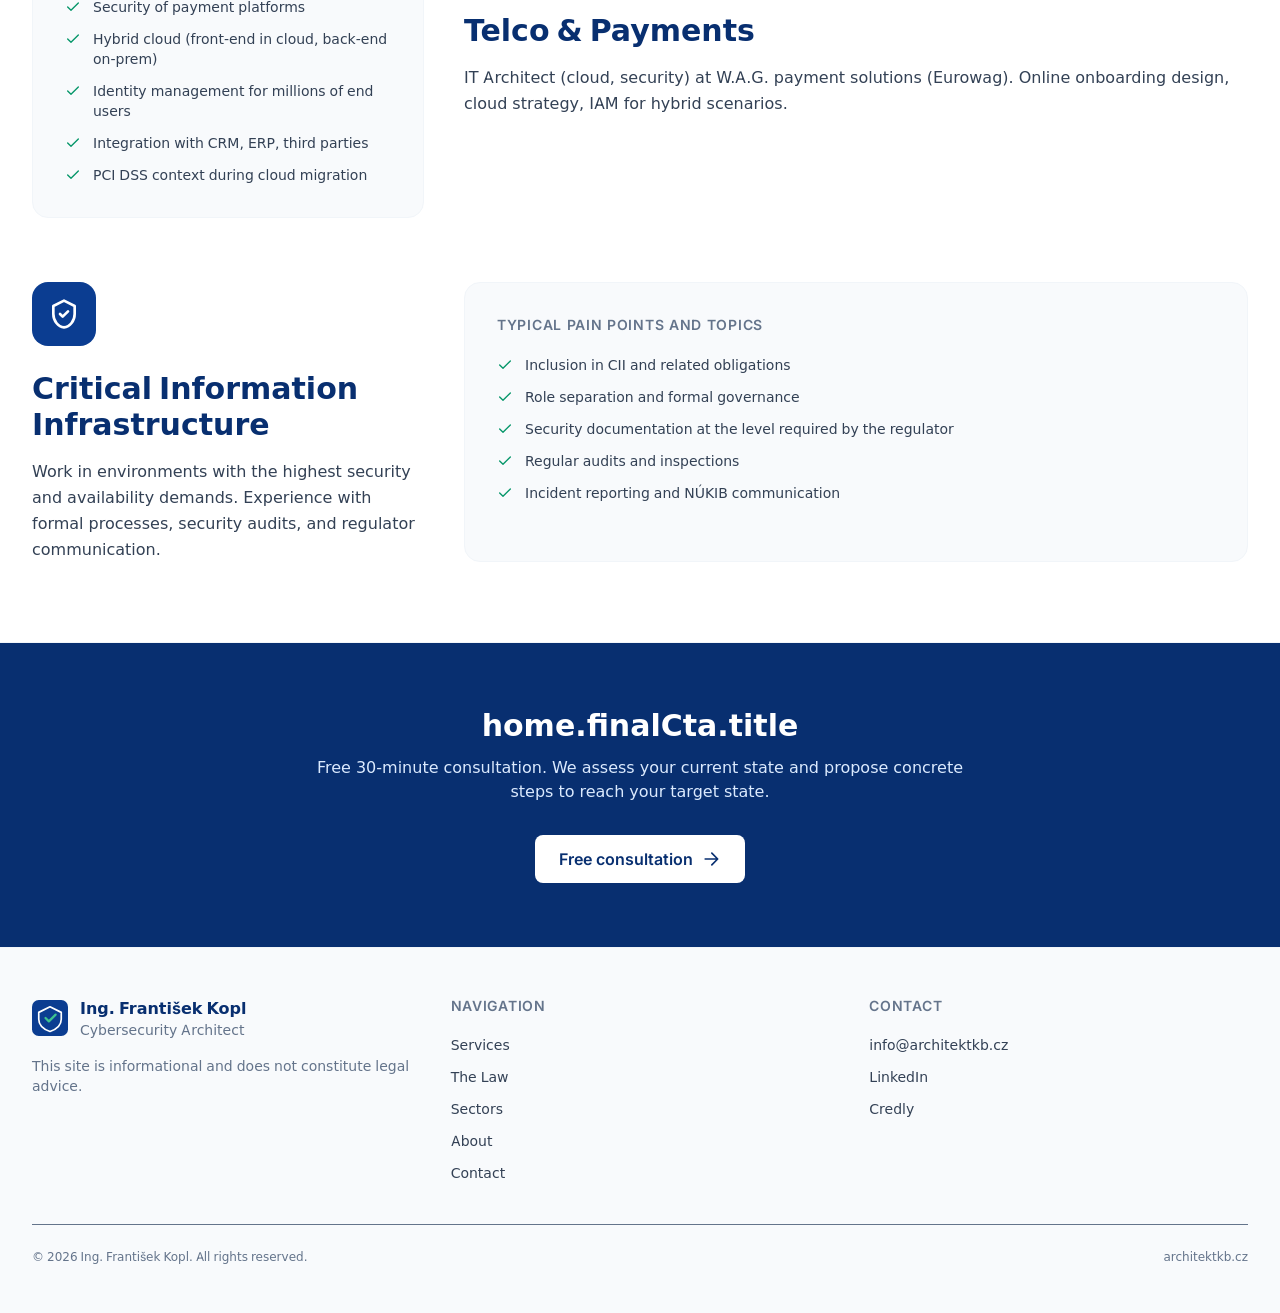
<file: en/sectors/index.html>
<!DOCTYPE html><html lang="en-US"> <head><meta charset="UTF-8"><meta name="viewport" content="width=device-width, initial-scale=1"><meta name="generator" content="Astro v5.18.1"><meta name="theme-color" content="#0b3d91"><title>Sectors with hands-on experience — Architekt KB</title><meta name="description" content="External cybersecurity architect for organizations regulated by the new Czech Cybersecurity Act (264/2025 Coll.) and the NIS2 Directive. Security architecture, risk management, regulatory compliance."><link rel="canonical" href="https://architektkb.cz/en/sectors"><link rel="icon" type="image/svg+xml" href="/favicon.svg"><link rel="alternate" hreflang="cs" href="https://architektkb.cz/cs/sektory"><link rel="alternate" hreflang="en" href="https://architektkb.cz/en/sectors"><link rel="alternate" hreflang="x-default" href="https://architektkb.cz/cs"><!-- Open Graph --><meta property="og:type" content="website"><meta property="og:title" content="Sectors with hands-on experience — Architekt KB"><meta property="og:description" content="External cybersecurity architect for organizations regulated by the new Czech Cybersecurity Act (264/2025 Coll.) and the NIS2 Directive. Security architecture, risk management, regulatory compliance."><meta property="og:url" content="https://architektkb.cz/en/sectors"><meta property="og:locale" content="en_US"><meta property="og:site_name" content="Architekt KB"><!-- Fonts are self-hosted (no Google CDN) --><link rel="stylesheet" href="/_astro/index.B1u7h3d9.css"></head> <body class="flex min-h-screen flex-col bg-white text-ink-900"> <a href="#main" class="sr-only focus:not-sr-only focus:absolute focus:left-4 focus:top-4 focus:z-50 focus:rounded focus:bg-brand-700 focus:px-4 focus:py-2 focus:text-white"> Skip to content </a> <header class="sticky top-0 z-40 border-b border-ink-100 bg-white/85 backdrop-blur-md"> <div class="container-prose flex h-16 items-center justify-between gap-4 md:h-20"> <a href="/en" class="flex items-center gap-3 font-bold text-brand-800 hover:text-brand-600 transition-colors" aria-label="Architekt KB"> <svg class="h-9 w-9" viewBox="0 0 64 64" aria-hidden="true"> <rect width="64" height="64" rx="12" fill="#0b3d91"></rect> <path d="M32 12 L52 22 V34 C52 44 43 52 32 56 C21 52 12 44 12 34 V22 Z" fill="none" stroke="#ffffff" stroke-width="3" stroke-linejoin="round"></path> <path d="M24 32 L30 38 L42 26" fill="none" stroke="#3ec28f" stroke-width="4" stroke-linecap="round" stroke-linejoin="round"></path> </svg> <span class="hidden text-lg sm:inline">Architekt KB</span> </a> <nav class="hidden items-center gap-1 lg:flex" aria-label="Hlavní navigace"> <a href="/en/services" class="rounded-lg px-3 py-2 text-sm font-medium transition-colors text-ink-700 hover:text-brand-700"> Services </a><a href="/en/law" class="rounded-lg px-3 py-2 text-sm font-medium transition-colors text-ink-700 hover:text-brand-700"> The Law </a><a href="/en/sectors" class="rounded-lg px-3 py-2 text-sm font-medium transition-colors text-brand-700" aria-current="page"> Sectors </a><a href="/en/about" class="rounded-lg px-3 py-2 text-sm font-medium transition-colors text-ink-700 hover:text-brand-700"> About </a><a href="/en/contact" class="rounded-lg px-3 py-2 text-sm font-medium transition-colors text-ink-700 hover:text-brand-700"> Contact </a> </nav> <div class="flex items-center gap-2"> <a href="/cs/sektory" class="rounded-lg border border-ink-200 px-2.5 py-1.5 text-xs font-semibold text-ink-700 hover:border-brand-600 hover:text-brand-700 transition-colors" hreflang="cs" aria-label="Přepnout do češtiny"> CZ </a> <a href="/en/contact" class="hidden rounded-lg bg-brand-700 px-4 py-2 text-sm font-semibold text-white hover:bg-brand-600 transition-colors md:inline-block"> Free consultation </a> <button type="button" class="inline-flex h-10 w-10 items-center justify-center rounded-lg border border-ink-200 text-ink-700 hover:border-brand-600 hover:text-brand-700 lg:hidden" aria-label="Menu" aria-expanded="false" aria-controls="mobile-nav" data-menu-toggle> <svg class="h-5 w-5" viewBox="0 0 24 24" fill="none" stroke="currentColor" stroke-width="2" stroke-linecap="round" stroke-linejoin="round"> <line x1="3" y1="6" x2="21" y2="6"></line> <line x1="3" y1="12" x2="21" y2="12"></line> <line x1="3" y1="18" x2="21" y2="18"></line> </svg> </button> </div> </div> <nav id="mobile-nav" class="hidden border-t border-ink-100 bg-white lg:hidden" aria-label="Mobilní navigace"> <div class="container-prose flex flex-col gap-1 py-3"> <a href="/en/services" class="rounded-lg px-3 py-2.5 text-sm font-medium text-ink-700 hover:bg-ink-50"> Services </a><a href="/en/law" class="rounded-lg px-3 py-2.5 text-sm font-medium text-ink-700 hover:bg-ink-50"> The Law </a><a href="/en/sectors" class="rounded-lg px-3 py-2.5 text-sm font-medium bg-brand-50 text-brand-700" aria-current="page"> Sectors </a><a href="/en/about" class="rounded-lg px-3 py-2.5 text-sm font-medium text-ink-700 hover:bg-ink-50"> About </a><a href="/en/contact" class="rounded-lg px-3 py-2.5 text-sm font-medium text-ink-700 hover:bg-ink-50"> Contact </a> <a href="/en/contact" class="mt-2 rounded-lg bg-brand-700 px-3 py-2.5 text-center text-sm font-semibold text-white hover:bg-brand-600"> Free consultation </a> </div> </nav> </header> <script type="module">const e=document.querySelector("[data-menu-toggle]"),t=document.getElementById("mobile-nav");e&&t&&e.addEventListener("click",()=>{const n=e.getAttribute("aria-expanded")==="true";e.setAttribute("aria-expanded",String(!n)),t.classList.toggle("hidden")});</script> <main id="main" class="flex-1">  <!-- Hero --><section class="hero-grid border-b border-ink-100"> <div class="container-prose py-16 md:py-20"> <div class="max-w-3xl"> <h1 class="text-4xl font-extrabold text-brand-800 md:text-5xl">Sectors with hands-on experience</h1> <p class="mt-4 text-lg text-ink-700 md:text-xl">More than 20 years of practice in large organizations. Below I summarize typical pain points and how I think about each sector.</p> </div> </div> </section> <!-- Sectors --> <section class="bg-white"> <div class="container-prose py-20"> <div class="space-y-16"> <article class="grid gap-10 lg:grid-cols-[1fr_2fr]"> <div> <div class="flex h-16 w-16 items-center justify-center rounded-2xl bg-brand-700 text-white"> <svg xmlns="http://www.w3.org/2000/svg" viewBox="0 0 24 24" fill="none" stroke="currentColor" stroke-width="2" stroke-linecap="round" stroke-linejoin="round" class="h-8 w-8" aria-hidden="true"><path d="M13 2 3 14h7v8l10-12h-7V2z"/></svg> </div> <h2 class="mt-6 text-2xl font-bold text-brand-800 md:text-3xl">Energy</h2> <p class="mt-4 text-base leading-relaxed text-ink-700">6 years at ČEZ ICT Services as Enterprise Solution Architect (security, cloud, SAP). Deep knowledge of environments where IT and OT live under one roof.</p> </div> <div class="rounded-2xl border border-ink-100 bg-ink-50 p-8"> <h3 class="text-sm font-semibold uppercase tracking-wider text-ink-500"> Typical pain points and topics </h3> <ul class="mt-5 space-y-3"> <li class="flex gap-3 text-sm text-ink-700"> <svg xmlns="http://www.w3.org/2000/svg" viewBox="0 0 24 24" fill="none" stroke="currentColor" stroke-width="2" stroke-linecap="round" stroke-linejoin="round" class="mt-0.5 h-4 w-4 shrink-0 text-accent-600" aria-hidden="true"><path d="M20 6 9 17l-5-5"/></svg> <span>IT/OT convergence and isolation of industrial networks</span> </li><li class="flex gap-3 text-sm text-ink-700"> <svg xmlns="http://www.w3.org/2000/svg" viewBox="0 0 24 24" fill="none" stroke="currentColor" stroke-width="2" stroke-linecap="round" stroke-linejoin="round" class="mt-0.5 h-4 w-4 shrink-0 text-accent-600" aria-hidden="true"><path d="M20 6 9 17l-5-5"/></svg> <span>Legal requirements for critical information infrastructure</span> </li><li class="flex gap-3 text-sm text-ink-700"> <svg xmlns="http://www.w3.org/2000/svg" viewBox="0 0 24 24" fill="none" stroke="currentColor" stroke-width="2" stroke-linecap="round" stroke-linejoin="round" class="mt-0.5 h-4 w-4 shrink-0 text-accent-600" aria-hidden="true"><path d="M20 6 9 17l-5-5"/></svg> <span>Supply chain for industrial solutions</span> </li><li class="flex gap-3 text-sm text-ink-700"> <svg xmlns="http://www.w3.org/2000/svg" viewBox="0 0 24 24" fill="none" stroke="currentColor" stroke-width="2" stroke-linecap="round" stroke-linejoin="round" class="mt-0.5 h-4 w-4 shrink-0 text-accent-600" aria-hidden="true"><path d="M20 6 9 17l-5-5"/></svg> <span>Security of SCADA / DCS systems and field level</span> </li><li class="flex gap-3 text-sm text-ink-700"> <svg xmlns="http://www.w3.org/2000/svg" viewBox="0 0 24 24" fill="none" stroke="currentColor" stroke-width="2" stroke-linecap="round" stroke-linejoin="round" class="mt-0.5 h-4 w-4 shrink-0 text-accent-600" aria-hidden="true"><path d="M20 6 9 17l-5-5"/></svg> <span>Cloud adoption while maintaining compliance</span> </li> </ul> </div> </article><article class="grid gap-10 lg:grid-cols-[1fr_2fr] lg:[&#38;>div:first-child]:order-2"> <div> <div class="flex h-16 w-16 items-center justify-center rounded-2xl bg-brand-700 text-white"> <svg xmlns="http://www.w3.org/2000/svg" viewBox="0 0 24 24" fill="none" stroke="currentColor" stroke-width="2" stroke-linecap="round" stroke-linejoin="round" class="h-8 w-8" aria-hidden="true"><path d="M3 21h18M5 21V10M19 21V10M3 10h18L12 3 3 10zM9 21v-7M15 21v-7"/></svg> </div> <h2 class="mt-6 text-2xl font-bold text-brand-800 md:text-3xl">Finance &amp; Banking</h2> <p class="mt-4 text-base leading-relaxed text-ink-700">Migration of banking applications to AWS for Tatra Banka. Security review of an investment group, post-quantum PKI in fintech.</p> </div> <div class="rounded-2xl border border-ink-100 bg-ink-50 p-8"> <h3 class="text-sm font-semibold uppercase tracking-wider text-ink-500"> Typical pain points and topics </h3> <ul class="mt-5 space-y-3"> <li class="flex gap-3 text-sm text-ink-700"> <svg xmlns="http://www.w3.org/2000/svg" viewBox="0 0 24 24" fill="none" stroke="currentColor" stroke-width="2" stroke-linecap="round" stroke-linejoin="round" class="mt-0.5 h-4 w-4 shrink-0 text-accent-600" aria-hidden="true"><path d="M20 6 9 17l-5-5"/></svg> <span>Migration of core systems to cloud while staying compliant</span> </li><li class="flex gap-3 text-sm text-ink-700"> <svg xmlns="http://www.w3.org/2000/svg" viewBox="0 0 24 24" fill="none" stroke="currentColor" stroke-width="2" stroke-linecap="round" stroke-linejoin="round" class="mt-0.5 h-4 w-4 shrink-0 text-accent-600" aria-hidden="true"><path d="M20 6 9 17l-5-5"/></svg> <span>IAM and privileged access management</span> </li><li class="flex gap-3 text-sm text-ink-700"> <svg xmlns="http://www.w3.org/2000/svg" viewBox="0 0 24 24" fill="none" stroke="currentColor" stroke-width="2" stroke-linecap="round" stroke-linejoin="round" class="mt-0.5 h-4 w-4 shrink-0 text-accent-600" aria-hidden="true"><path d="M20 6 9 17l-5-5"/></svg> <span>PKI, cryptography, post-quantum readiness</span> </li><li class="flex gap-3 text-sm text-ink-700"> <svg xmlns="http://www.w3.org/2000/svg" viewBox="0 0 24 24" fill="none" stroke="currentColor" stroke-width="2" stroke-linecap="round" stroke-linejoin="round" class="mt-0.5 h-4 w-4 shrink-0 text-accent-600" aria-hidden="true"><path d="M20 6 9 17l-5-5"/></svg> <span>Security baselines for AWS/Azure (EC2, S3, RDS)</span> </li><li class="flex gap-3 text-sm text-ink-700"> <svg xmlns="http://www.w3.org/2000/svg" viewBox="0 0 24 24" fill="none" stroke="currentColor" stroke-width="2" stroke-linecap="round" stroke-linejoin="round" class="mt-0.5 h-4 w-4 shrink-0 text-accent-600" aria-hidden="true"><path d="M20 6 9 17l-5-5"/></svg> <span>Compliance with NIS2, DORA, and other regulations</span> </li> </ul> </div> </article><article class="grid gap-10 lg:grid-cols-[1fr_2fr]"> <div> <div class="flex h-16 w-16 items-center justify-center rounded-2xl bg-brand-700 text-white"> <svg xmlns="http://www.w3.org/2000/svg" viewBox="0 0 24 24" fill="none" stroke="currentColor" stroke-width="2" stroke-linecap="round" stroke-linejoin="round" class="h-8 w-8" aria-hidden="true"><path d="M2 20h20M3 20V8l5 4V8l5 4V8l5 4v8M9 20v-4M14 20v-4"/></svg> </div> <h2 class="mt-6 text-2xl font-bold text-brand-800 md:text-3xl">Manufacturing</h2> <p class="mt-4 text-base leading-relaxed text-ink-700">Current project: incident response plans for global chemicals manufacturer (IT + OT, NIS2). IoT architecture for 50,000 industrial devices.</p> </div> <div class="rounded-2xl border border-ink-100 bg-ink-50 p-8"> <h3 class="text-sm font-semibold uppercase tracking-wider text-ink-500"> Typical pain points and topics </h3> <ul class="mt-5 space-y-3"> <li class="flex gap-3 text-sm text-ink-700"> <svg xmlns="http://www.w3.org/2000/svg" viewBox="0 0 24 24" fill="none" stroke="currentColor" stroke-width="2" stroke-linecap="round" stroke-linejoin="round" class="mt-0.5 h-4 w-4 shrink-0 text-accent-600" aria-hidden="true"><path d="M20 6 9 17l-5-5"/></svg> <span>Convergence of IT and OT security</span> </li><li class="flex gap-3 text-sm text-ink-700"> <svg xmlns="http://www.w3.org/2000/svg" viewBox="0 0 24 24" fill="none" stroke="currentColor" stroke-width="2" stroke-linecap="round" stroke-linejoin="round" class="mt-0.5 h-4 w-4 shrink-0 text-accent-600" aria-hidden="true"><path d="M20 6 9 17l-5-5"/></svg> <span>Disaster recovery and continuity for production sites</span> </li><li class="flex gap-3 text-sm text-ink-700"> <svg xmlns="http://www.w3.org/2000/svg" viewBox="0 0 24 24" fill="none" stroke="currentColor" stroke-width="2" stroke-linecap="round" stroke-linejoin="round" class="mt-0.5 h-4 w-4 shrink-0 text-accent-600" aria-hidden="true"><path d="M20 6 9 17l-5-5"/></svg> <span>IoT at the scale of tens of thousands of devices</span> </li><li class="flex gap-3 text-sm text-ink-700"> <svg xmlns="http://www.w3.org/2000/svg" viewBox="0 0 24 24" fill="none" stroke="currentColor" stroke-width="2" stroke-linecap="round" stroke-linejoin="round" class="mt-0.5 h-4 w-4 shrink-0 text-accent-600" aria-hidden="true"><path d="M20 6 9 17l-5-5"/></svg> <span>Supply chain security</span> </li><li class="flex gap-3 text-sm text-ink-700"> <svg xmlns="http://www.w3.org/2000/svg" viewBox="0 0 24 24" fill="none" stroke="currentColor" stroke-width="2" stroke-linecap="round" stroke-linejoin="round" class="mt-0.5 h-4 w-4 shrink-0 text-accent-600" aria-hidden="true"><path d="M20 6 9 17l-5-5"/></svg> <span>NIS2 impact on manufacturing processes</span> </li> </ul> </div> </article><article class="grid gap-10 lg:grid-cols-[1fr_2fr] lg:[&#38;>div:first-child]:order-2"> <div> <div class="flex h-16 w-16 items-center justify-center rounded-2xl bg-brand-700 text-white"> <svg xmlns="http://www.w3.org/2000/svg" viewBox="0 0 24 24" fill="none" stroke="currentColor" stroke-width="2" stroke-linecap="round" stroke-linejoin="round" class="h-8 w-8" aria-hidden="true"><circle cx="12" cy="12" r="2"/><path d="M12 14v7M5.5 5.5C7.7 7.7 7.7 16.3 5.5 18.5M18.5 5.5C16.3 7.7 16.3 16.3 18.5 18.5M2 2c4 4 4 16 0 20M22 2c-4 4-4 16 0 20"/></svg> </div> <h2 class="mt-6 text-2xl font-bold text-brand-800 md:text-3xl">Telco &amp; Payments</h2> <p class="mt-4 text-base leading-relaxed text-ink-700">IT Architect (cloud, security) at W.A.G. payment solutions (Eurowag). Online onboarding design, cloud strategy, IAM for hybrid scenarios.</p> </div> <div class="rounded-2xl border border-ink-100 bg-ink-50 p-8"> <h3 class="text-sm font-semibold uppercase tracking-wider text-ink-500"> Typical pain points and topics </h3> <ul class="mt-5 space-y-3"> <li class="flex gap-3 text-sm text-ink-700"> <svg xmlns="http://www.w3.org/2000/svg" viewBox="0 0 24 24" fill="none" stroke="currentColor" stroke-width="2" stroke-linecap="round" stroke-linejoin="round" class="mt-0.5 h-4 w-4 shrink-0 text-accent-600" aria-hidden="true"><path d="M20 6 9 17l-5-5"/></svg> <span>Security of payment platforms</span> </li><li class="flex gap-3 text-sm text-ink-700"> <svg xmlns="http://www.w3.org/2000/svg" viewBox="0 0 24 24" fill="none" stroke="currentColor" stroke-width="2" stroke-linecap="round" stroke-linejoin="round" class="mt-0.5 h-4 w-4 shrink-0 text-accent-600" aria-hidden="true"><path d="M20 6 9 17l-5-5"/></svg> <span>Hybrid cloud (front-end in cloud, back-end on-prem)</span> </li><li class="flex gap-3 text-sm text-ink-700"> <svg xmlns="http://www.w3.org/2000/svg" viewBox="0 0 24 24" fill="none" stroke="currentColor" stroke-width="2" stroke-linecap="round" stroke-linejoin="round" class="mt-0.5 h-4 w-4 shrink-0 text-accent-600" aria-hidden="true"><path d="M20 6 9 17l-5-5"/></svg> <span>Identity management for millions of end users</span> </li><li class="flex gap-3 text-sm text-ink-700"> <svg xmlns="http://www.w3.org/2000/svg" viewBox="0 0 24 24" fill="none" stroke="currentColor" stroke-width="2" stroke-linecap="round" stroke-linejoin="round" class="mt-0.5 h-4 w-4 shrink-0 text-accent-600" aria-hidden="true"><path d="M20 6 9 17l-5-5"/></svg> <span>Integration with CRM, ERP, third parties</span> </li><li class="flex gap-3 text-sm text-ink-700"> <svg xmlns="http://www.w3.org/2000/svg" viewBox="0 0 24 24" fill="none" stroke="currentColor" stroke-width="2" stroke-linecap="round" stroke-linejoin="round" class="mt-0.5 h-4 w-4 shrink-0 text-accent-600" aria-hidden="true"><path d="M20 6 9 17l-5-5"/></svg> <span>PCI DSS context during cloud migration</span> </li> </ul> </div> </article><article class="grid gap-10 lg:grid-cols-[1fr_2fr]"> <div> <div class="flex h-16 w-16 items-center justify-center rounded-2xl bg-brand-700 text-white"> <svg xmlns="http://www.w3.org/2000/svg" viewBox="0 0 24 24" fill="none" stroke="currentColor" stroke-width="2" stroke-linecap="round" stroke-linejoin="round" class="h-8 w-8" aria-hidden="true"><path d="M12 2 4 6v6c0 5 3.5 9.7 8 10 4.5-.3 8-5 8-10V6l-8-4z"/><path d="m9 12 2 2 4-4"/></svg> </div> <h2 class="mt-6 text-2xl font-bold text-brand-800 md:text-3xl">Critical Information Infrastructure</h2> <p class="mt-4 text-base leading-relaxed text-ink-700">Work in environments with the highest security and availability demands. Experience with formal processes, security audits, and regulator communication.</p> </div> <div class="rounded-2xl border border-ink-100 bg-ink-50 p-8"> <h3 class="text-sm font-semibold uppercase tracking-wider text-ink-500"> Typical pain points and topics </h3> <ul class="mt-5 space-y-3"> <li class="flex gap-3 text-sm text-ink-700"> <svg xmlns="http://www.w3.org/2000/svg" viewBox="0 0 24 24" fill="none" stroke="currentColor" stroke-width="2" stroke-linecap="round" stroke-linejoin="round" class="mt-0.5 h-4 w-4 shrink-0 text-accent-600" aria-hidden="true"><path d="M20 6 9 17l-5-5"/></svg> <span>Inclusion in CII and related obligations</span> </li><li class="flex gap-3 text-sm text-ink-700"> <svg xmlns="http://www.w3.org/2000/svg" viewBox="0 0 24 24" fill="none" stroke="currentColor" stroke-width="2" stroke-linecap="round" stroke-linejoin="round" class="mt-0.5 h-4 w-4 shrink-0 text-accent-600" aria-hidden="true"><path d="M20 6 9 17l-5-5"/></svg> <span>Role separation and formal governance</span> </li><li class="flex gap-3 text-sm text-ink-700"> <svg xmlns="http://www.w3.org/2000/svg" viewBox="0 0 24 24" fill="none" stroke="currentColor" stroke-width="2" stroke-linecap="round" stroke-linejoin="round" class="mt-0.5 h-4 w-4 shrink-0 text-accent-600" aria-hidden="true"><path d="M20 6 9 17l-5-5"/></svg> <span>Security documentation at the level required by the regulator</span> </li><li class="flex gap-3 text-sm text-ink-700"> <svg xmlns="http://www.w3.org/2000/svg" viewBox="0 0 24 24" fill="none" stroke="currentColor" stroke-width="2" stroke-linecap="round" stroke-linejoin="round" class="mt-0.5 h-4 w-4 shrink-0 text-accent-600" aria-hidden="true"><path d="M20 6 9 17l-5-5"/></svg> <span>Regular audits and inspections</span> </li><li class="flex gap-3 text-sm text-ink-700"> <svg xmlns="http://www.w3.org/2000/svg" viewBox="0 0 24 24" fill="none" stroke="currentColor" stroke-width="2" stroke-linecap="round" stroke-linejoin="round" class="mt-0.5 h-4 w-4 shrink-0 text-accent-600" aria-hidden="true"><path d="M20 6 9 17l-5-5"/></svg> <span>Incident reporting and NÚKIB communication</span> </li> </ul> </div> </article> </div> </div> </section> <!-- CTA --> <section class="border-t border-ink-100 bg-brand-800"> <div class="container-prose py-16"> <div class="mx-auto max-w-2xl text-center"> <h2 class="text-2xl font-bold text-white md:text-3xl">home.finalCta.title</h2> <p class="mt-3 text-brand-100">Free 30-minute consultation. We assess your current state and propose concrete steps to reach your target state.</p> <a href="/en/contact" class="mt-8 inline-flex items-center gap-2 rounded-lg bg-white px-6 py-3 text-base font-semibold text-brand-800 hover:bg-brand-50"> Free consultation <svg xmlns="http://www.w3.org/2000/svg" viewBox="0 0 24 24" fill="none" stroke="currentColor" stroke-width="2" stroke-linecap="round" stroke-linejoin="round" class="h-5 w-5" aria-hidden="true"><path d="M5 12h14M13 5l7 7-7 7"/></svg> </a> </div> </div> </section>  </main> <footer class="border-t border-ink-100 bg-ink-50"> <div class="container-prose py-12"> <div class="grid gap-10 md:grid-cols-3"> <div> <div class="flex items-center gap-3"> <svg class="h-9 w-9" viewBox="0 0 64 64" aria-hidden="true"> <rect width="64" height="64" rx="12" fill="#0b3d91"></rect> <path d="M32 12 L52 22 V34 C52 44 43 52 32 56 C21 52 12 44 12 34 V22 Z" fill="none" stroke="#ffffff" stroke-width="3" stroke-linejoin="round"></path> <path d="M24 32 L30 38 L42 26" fill="none" stroke="#3ec28f" stroke-width="4" stroke-linecap="round" stroke-linejoin="round"></path> </svg> <div> <p class="font-bold text-brand-800">Ing. František Kopl</p> <p class="text-sm text-ink-500">Cybersecurity Architect</p> </div> </div> <p class="mt-4 max-w-sm text-sm text-ink-500">This site is informational and does not constitute legal advice.</p> </div> <div> <h2 class="text-sm font-semibold uppercase tracking-wider text-ink-500">Navigation</h2> <ul class="mt-4 space-y-2"> <li> <a href="/en/services" class="text-sm text-ink-700 hover:text-brand-700"> Services </a> </li><li> <a href="/en/law" class="text-sm text-ink-700 hover:text-brand-700"> The Law </a> </li><li> <a href="/en/sectors" class="text-sm text-ink-700 hover:text-brand-700"> Sectors </a> </li><li> <a href="/en/about" class="text-sm text-ink-700 hover:text-brand-700"> About </a> </li><li> <a href="/en/contact" class="text-sm text-ink-700 hover:text-brand-700"> Contact </a> </li> </ul> </div> <div> <h2 class="text-sm font-semibold uppercase tracking-wider text-ink-500">Contact</h2> <ul class="mt-4 space-y-2"> <li> <a id="oe-wzfse9" href="#" class="text-sm text-ink-700 hover:text-brand-700" data-u="info" data-d="architektkb.cz" data-s data-b aria-label="Email">  <span class="oe-placeholder">[info at architektkb.cz]</span>  </a> <script>(function(){const id = "oe-wzfse9";

  (function () {
    const el = document.getElementById(id);
    if (!el) return;
    const u = el.dataset.u;
    const d = el.dataset.d;
    const addr = u + '@' + d;

    // Build mailto href
    let href = 'mai' + 'lto:' + addr;
    const params = [];
    if (el.dataset.s) params.push('subject=' + encodeURIComponent(el.dataset.s));
    if (el.dataset.b) params.push('body=' + encodeURIComponent(el.dataset.b));
    if (params.length) href += '?' + params.join('&');
    el.href = href;

    // Replace placeholder text if present
    const placeholder = el.querySelector('.oe-placeholder');
    if (placeholder) placeholder.textContent = addr;

    // Clean up data attributes
    delete el.dataset.u;
    delete el.dataset.d;
    delete el.dataset.s;
    delete el.dataset.b;
  })();
})();</script> </li> <li> <a href="https://www.linkedin.com/in/frantisek-kopl" rel="noopener" class="text-sm text-ink-700 hover:text-brand-700">
LinkedIn
</a> </li> <li> <a href="https://www.credly.com/users/frantisek-kopl" rel="noopener" class="text-sm text-ink-700 hover:text-brand-700">
Credly
</a> </li> </ul> </div> </div> <div class="mt-10 flex flex-col items-start justify-between gap-2 border-t border-ink-200 pt-6 text-xs text-ink-500 md:flex-row md:items-center"> <p>© 2026 Ing. František Kopl. All rights reserved.</p> <p>architektkb.cz</p> </div> </div> </footer> <div id="cookie-banner" class="fixed inset-x-0 bottom-0 z-50 hidden border-t border-ink-200 bg-white/95 backdrop-blur-sm shadow-lg" role="alert" aria-live="polite"> <div class="container-prose flex flex-col items-start gap-4 py-4 sm:flex-row sm:items-center sm:justify-between"> <p class="text-sm text-ink-700">This site does not use tracking cookies or third-party analytics. We only use essential technical cookies to remember your preferences.</p> <button type="button" id="cookie-accept" class="shrink-0 rounded-lg bg-brand-700 px-5 py-2 text-sm font-semibold text-white hover:bg-brand-600 transition-colors"> Got it </button> </div> </div> <script type="module">const t="architektkb_cookie_consent",e=document.getElementById("cookie-banner"),c=document.getElementById("cookie-accept");e&&!localStorage.getItem(t)&&e.classList.remove("hidden");c?.addEventListener("click",()=>{localStorage.setItem(t,"accepted"),e?.classList.add("hidden")});</script> </body></html>
</file>
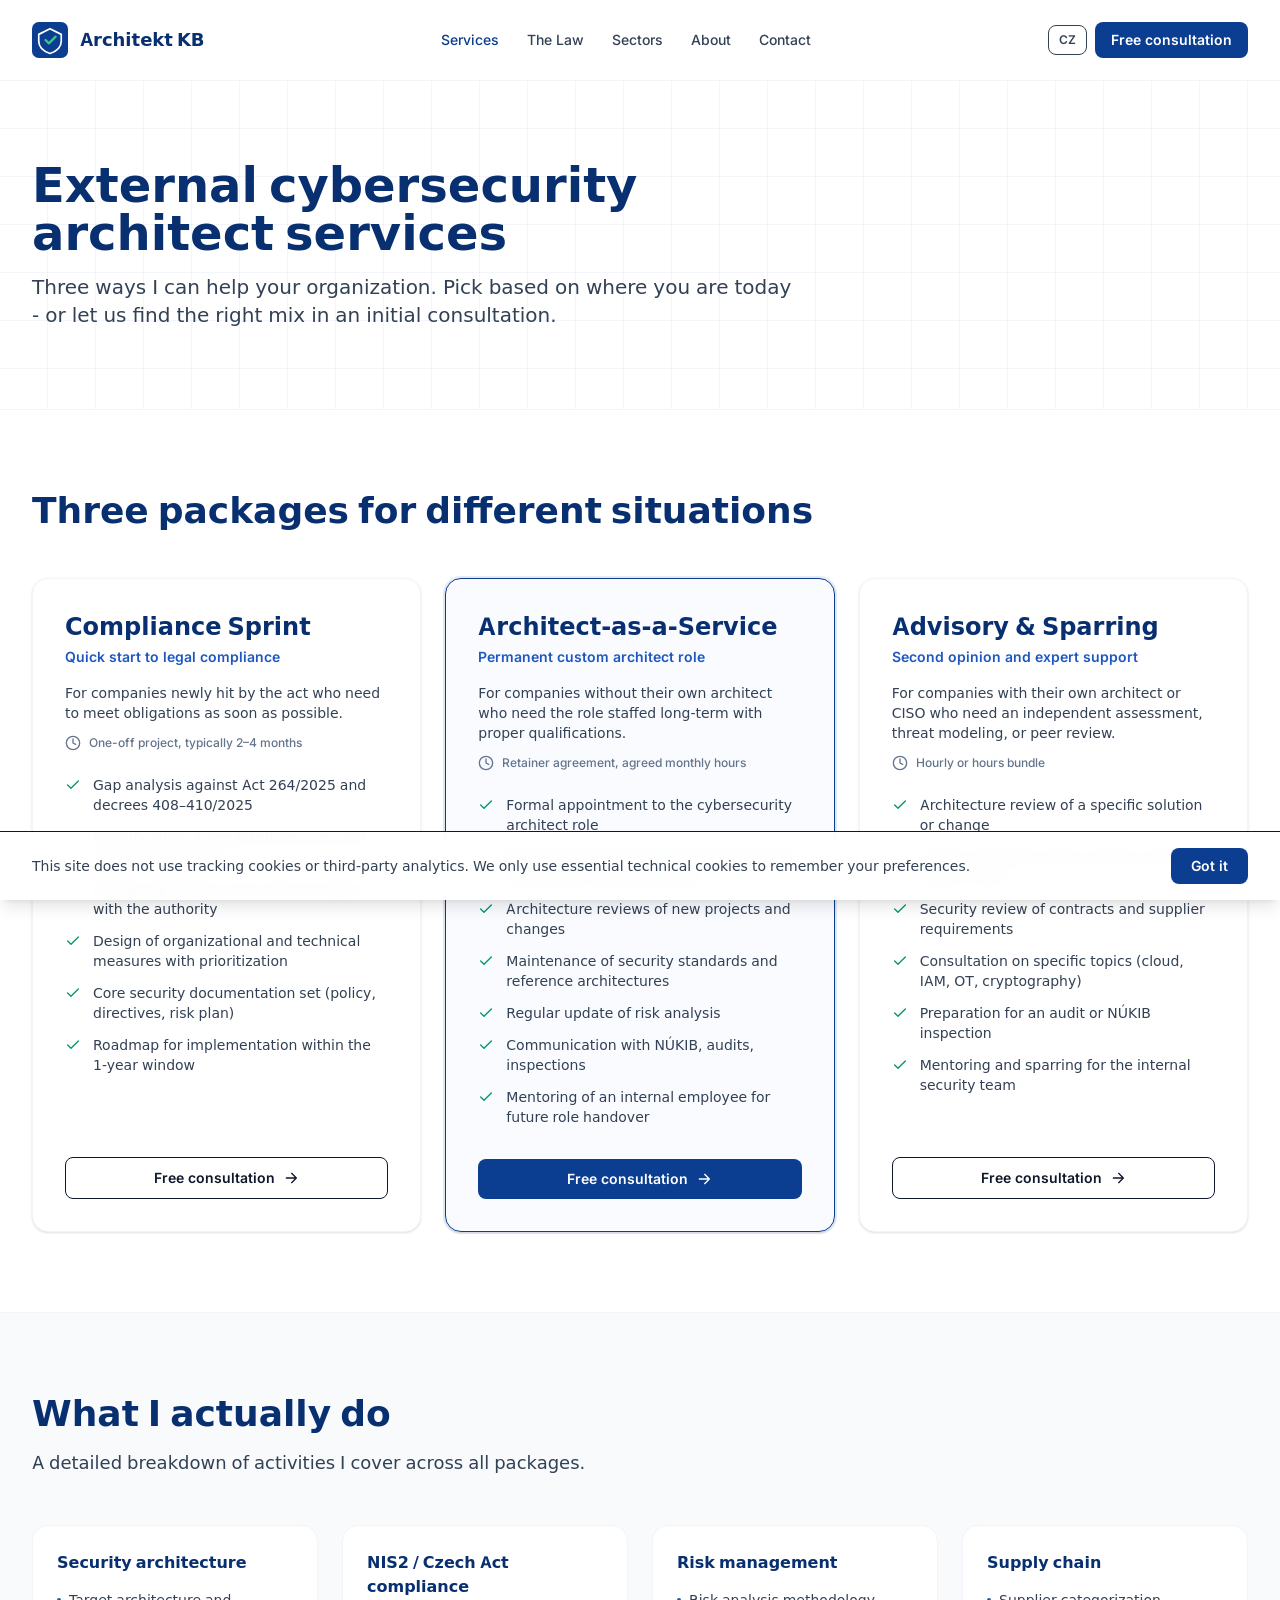
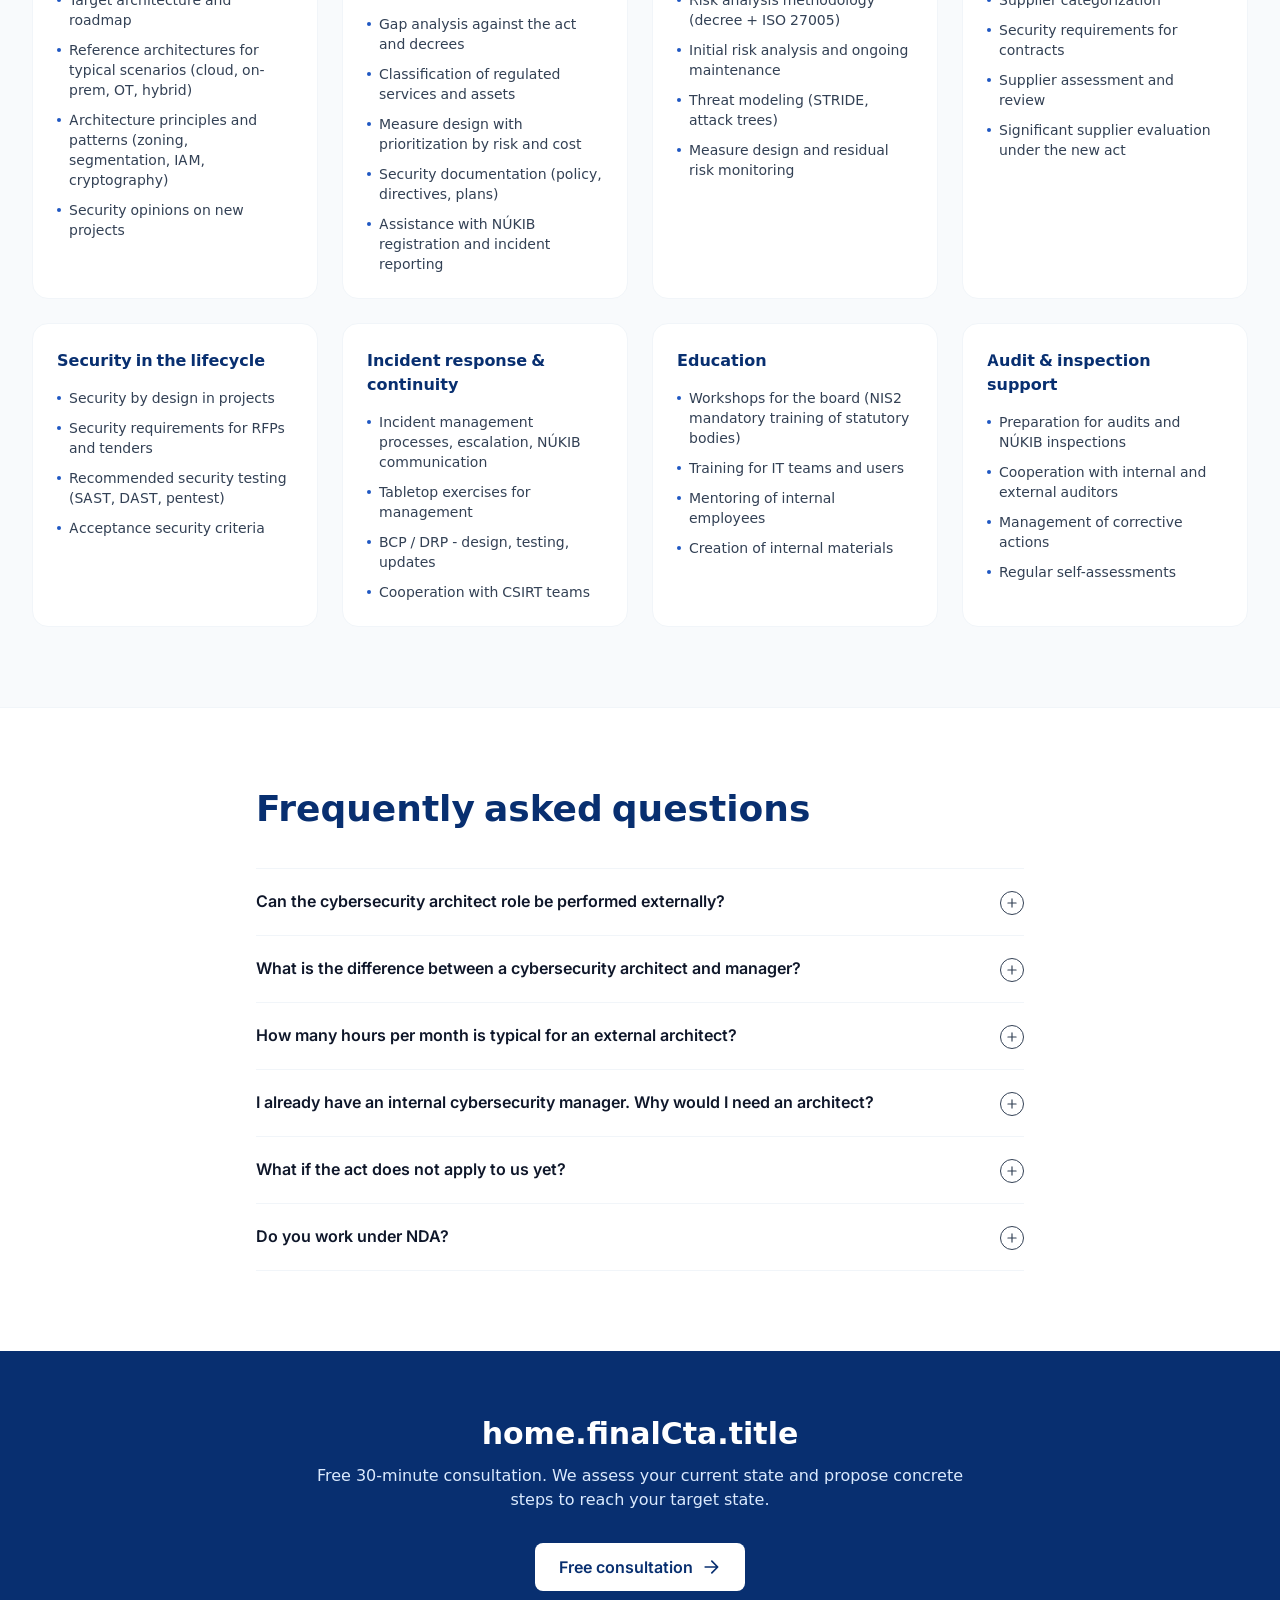
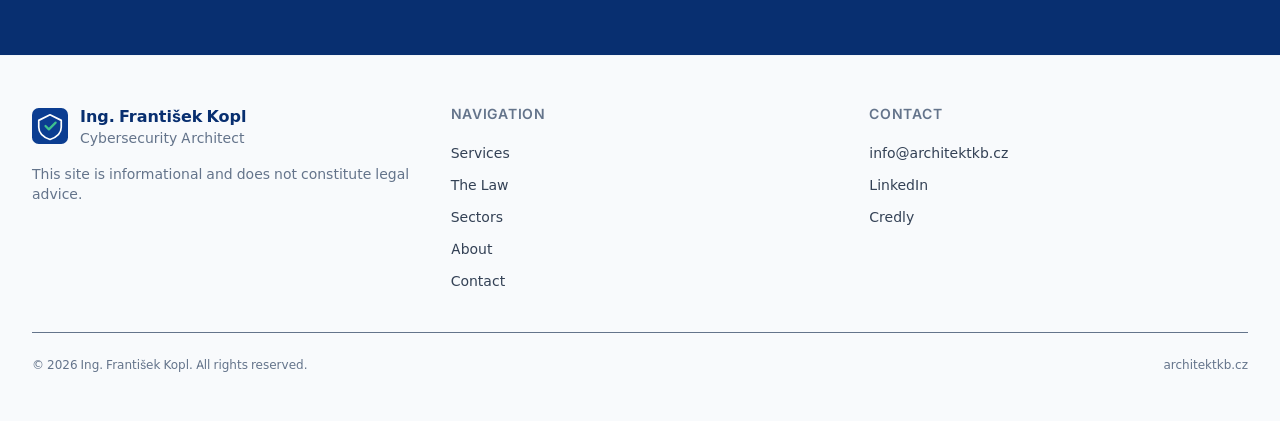
<file: en/services/index.html>
<!DOCTYPE html><html lang="en-US"> <head><meta charset="UTF-8"><meta name="viewport" content="width=device-width, initial-scale=1"><meta name="generator" content="Astro v5.18.1"><meta name="theme-color" content="#0b3d91"><title>External cybersecurity architect services — Architekt KB</title><meta name="description" content="External cybersecurity architect for organizations regulated by the new Czech Cybersecurity Act (264/2025 Coll.) and the NIS2 Directive. Security architecture, risk management, regulatory compliance."><link rel="canonical" href="https://architektkb.cz/en/services"><link rel="icon" type="image/svg+xml" href="/favicon.svg"><link rel="alternate" hreflang="cs" href="https://architektkb.cz/cs/sluzby"><link rel="alternate" hreflang="en" href="https://architektkb.cz/en/services"><link rel="alternate" hreflang="x-default" href="https://architektkb.cz/cs"><!-- Open Graph --><meta property="og:type" content="website"><meta property="og:title" content="External cybersecurity architect services — Architekt KB"><meta property="og:description" content="External cybersecurity architect for organizations regulated by the new Czech Cybersecurity Act (264/2025 Coll.) and the NIS2 Directive. Security architecture, risk management, regulatory compliance."><meta property="og:url" content="https://architektkb.cz/en/services"><meta property="og:locale" content="en_US"><meta property="og:site_name" content="Architekt KB"><!-- Fonts are self-hosted (no Google CDN) --><link rel="stylesheet" href="/_astro/index.B1u7h3d9.css"></head> <body class="flex min-h-screen flex-col bg-white text-ink-900"> <a href="#main" class="sr-only focus:not-sr-only focus:absolute focus:left-4 focus:top-4 focus:z-50 focus:rounded focus:bg-brand-700 focus:px-4 focus:py-2 focus:text-white"> Skip to content </a> <header class="sticky top-0 z-40 border-b border-ink-100 bg-white/85 backdrop-blur-md"> <div class="container-prose flex h-16 items-center justify-between gap-4 md:h-20"> <a href="/en" class="flex items-center gap-3 font-bold text-brand-800 hover:text-brand-600 transition-colors" aria-label="Architekt KB"> <svg class="h-9 w-9" viewBox="0 0 64 64" aria-hidden="true"> <rect width="64" height="64" rx="12" fill="#0b3d91"></rect> <path d="M32 12 L52 22 V34 C52 44 43 52 32 56 C21 52 12 44 12 34 V22 Z" fill="none" stroke="#ffffff" stroke-width="3" stroke-linejoin="round"></path> <path d="M24 32 L30 38 L42 26" fill="none" stroke="#3ec28f" stroke-width="4" stroke-linecap="round" stroke-linejoin="round"></path> </svg> <span class="hidden text-lg sm:inline">Architekt KB</span> </a> <nav class="hidden items-center gap-1 lg:flex" aria-label="Hlavní navigace"> <a href="/en/services" class="rounded-lg px-3 py-2 text-sm font-medium transition-colors text-brand-700" aria-current="page"> Services </a><a href="/en/law" class="rounded-lg px-3 py-2 text-sm font-medium transition-colors text-ink-700 hover:text-brand-700"> The Law </a><a href="/en/sectors" class="rounded-lg px-3 py-2 text-sm font-medium transition-colors text-ink-700 hover:text-brand-700"> Sectors </a><a href="/en/about" class="rounded-lg px-3 py-2 text-sm font-medium transition-colors text-ink-700 hover:text-brand-700"> About </a><a href="/en/contact" class="rounded-lg px-3 py-2 text-sm font-medium transition-colors text-ink-700 hover:text-brand-700"> Contact </a> </nav> <div class="flex items-center gap-2"> <a href="/cs/sluzby" class="rounded-lg border border-ink-200 px-2.5 py-1.5 text-xs font-semibold text-ink-700 hover:border-brand-600 hover:text-brand-700 transition-colors" hreflang="cs" aria-label="Přepnout do češtiny"> CZ </a> <a href="/en/contact" class="hidden rounded-lg bg-brand-700 px-4 py-2 text-sm font-semibold text-white hover:bg-brand-600 transition-colors md:inline-block"> Free consultation </a> <button type="button" class="inline-flex h-10 w-10 items-center justify-center rounded-lg border border-ink-200 text-ink-700 hover:border-brand-600 hover:text-brand-700 lg:hidden" aria-label="Menu" aria-expanded="false" aria-controls="mobile-nav" data-menu-toggle> <svg class="h-5 w-5" viewBox="0 0 24 24" fill="none" stroke="currentColor" stroke-width="2" stroke-linecap="round" stroke-linejoin="round"> <line x1="3" y1="6" x2="21" y2="6"></line> <line x1="3" y1="12" x2="21" y2="12"></line> <line x1="3" y1="18" x2="21" y2="18"></line> </svg> </button> </div> </div> <nav id="mobile-nav" class="hidden border-t border-ink-100 bg-white lg:hidden" aria-label="Mobilní navigace"> <div class="container-prose flex flex-col gap-1 py-3"> <a href="/en/services" class="rounded-lg px-3 py-2.5 text-sm font-medium bg-brand-50 text-brand-700" aria-current="page"> Services </a><a href="/en/law" class="rounded-lg px-3 py-2.5 text-sm font-medium text-ink-700 hover:bg-ink-50"> The Law </a><a href="/en/sectors" class="rounded-lg px-3 py-2.5 text-sm font-medium text-ink-700 hover:bg-ink-50"> Sectors </a><a href="/en/about" class="rounded-lg px-3 py-2.5 text-sm font-medium text-ink-700 hover:bg-ink-50"> About </a><a href="/en/contact" class="rounded-lg px-3 py-2.5 text-sm font-medium text-ink-700 hover:bg-ink-50"> Contact </a> <a href="/en/contact" class="mt-2 rounded-lg bg-brand-700 px-3 py-2.5 text-center text-sm font-semibold text-white hover:bg-brand-600"> Free consultation </a> </div> </nav> </header> <script type="module">const e=document.querySelector("[data-menu-toggle]"),t=document.getElementById("mobile-nav");e&&t&&e.addEventListener("click",()=>{const n=e.getAttribute("aria-expanded")==="true";e.setAttribute("aria-expanded",String(!n)),t.classList.toggle("hidden")});</script> <main id="main" class="flex-1">  <!-- Hero --><section class="hero-grid border-b border-ink-100"> <div class="container-prose py-16 md:py-20"> <div class="max-w-3xl"> <h1 class="text-4xl font-extrabold text-brand-800 md:text-5xl">External cybersecurity architect services</h1> <p class="mt-4 text-lg text-ink-700 md:text-xl">Three ways I can help your organization. Pick based on where you are today - or let us find the right mix in an initial consultation.</p> </div> </div> </section> <!-- Packages --> <section class="bg-white"> <div class="container-prose py-20"> <h2 class="text-3xl font-bold text-brand-800 md:text-4xl">Three packages for different situations</h2> <div class="mt-12 grid gap-6 lg:grid-cols-3"> <article class="flex flex-col rounded-2xl border p-8 shadow-sm transition-shadow hover:shadow-md border-ink-100 bg-white"> <h3 class="text-2xl font-bold text-brand-800">Compliance Sprint</h3> <p class="mt-1 text-sm font-semibold text-brand-600">Quick start to legal compliance</p> <p class="mt-4 text-sm text-ink-700">For companies newly hit by the act who need to meet obligations as soon as possible.</p> <p class="mt-3 inline-flex items-center gap-2 text-xs font-medium text-ink-500"> <svg xmlns="http://www.w3.org/2000/svg" viewBox="0 0 24 24" fill="none" stroke="currentColor" stroke-width="2" stroke-linecap="round" stroke-linejoin="round" class="h-4 w-4" aria-hidden="true"><circle cx="12" cy="12" r="10"/><path d="M12 6v6l4 2"/></svg> One-off project, typically 2–4 months </p> <ul class="mt-6 flex-1 space-y-3"> <li class="flex gap-3 text-sm text-ink-700"> <svg xmlns="http://www.w3.org/2000/svg" viewBox="0 0 24 24" fill="none" stroke="currentColor" stroke-width="2" stroke-linecap="round" stroke-linejoin="round" class="mt-0.5 h-4 w-4 shrink-0 text-accent-600" aria-hidden="true"><path d="M20 6 9 17l-5-5"/></svg> <span>Gap analysis against Act 264/2025 and decrees 408–410/2025</span> </li><li class="flex gap-3 text-sm text-ink-700"> <svg xmlns="http://www.w3.org/2000/svg" viewBox="0 0 24 24" fill="none" stroke="currentColor" stroke-width="2" stroke-linecap="round" stroke-linejoin="round" class="mt-0.5 h-4 w-4 shrink-0 text-accent-600" aria-hidden="true"><path d="M20 6 9 17l-5-5"/></svg> <span>Identification of regulated services and asset classification</span> </li><li class="flex gap-3 text-sm text-ink-700"> <svg xmlns="http://www.w3.org/2000/svg" viewBox="0 0 24 24" fill="none" stroke="currentColor" stroke-width="2" stroke-linecap="round" stroke-linejoin="round" class="mt-0.5 h-4 w-4 shrink-0 text-accent-600" aria-hidden="true"><path d="M20 6 9 17l-5-5"/></svg> <span>NÚKIB registration and communication with the authority</span> </li><li class="flex gap-3 text-sm text-ink-700"> <svg xmlns="http://www.w3.org/2000/svg" viewBox="0 0 24 24" fill="none" stroke="currentColor" stroke-width="2" stroke-linecap="round" stroke-linejoin="round" class="mt-0.5 h-4 w-4 shrink-0 text-accent-600" aria-hidden="true"><path d="M20 6 9 17l-5-5"/></svg> <span>Design of organizational and technical measures with prioritization</span> </li><li class="flex gap-3 text-sm text-ink-700"> <svg xmlns="http://www.w3.org/2000/svg" viewBox="0 0 24 24" fill="none" stroke="currentColor" stroke-width="2" stroke-linecap="round" stroke-linejoin="round" class="mt-0.5 h-4 w-4 shrink-0 text-accent-600" aria-hidden="true"><path d="M20 6 9 17l-5-5"/></svg> <span>Core security documentation set (policy, directives, risk plan)</span> </li><li class="flex gap-3 text-sm text-ink-700"> <svg xmlns="http://www.w3.org/2000/svg" viewBox="0 0 24 24" fill="none" stroke="currentColor" stroke-width="2" stroke-linecap="round" stroke-linejoin="round" class="mt-0.5 h-4 w-4 shrink-0 text-accent-600" aria-hidden="true"><path d="M20 6 9 17l-5-5"/></svg> <span>Roadmap for implementation within the 1-year window</span> </li> </ul> <a href="/en/contact" class="mt-8 inline-flex items-center justify-center gap-2 rounded-lg px-4 py-2.5 text-sm font-semibold transition-colors border border-ink-200 bg-white text-ink-900 hover:border-brand-600 hover:text-brand-700"> Free consultation <svg xmlns="http://www.w3.org/2000/svg" viewBox="0 0 24 24" fill="none" stroke="currentColor" stroke-width="2" stroke-linecap="round" stroke-linejoin="round" class="h-4 w-4" aria-hidden="true"><path d="M5 12h14M13 5l7 7-7 7"/></svg> </a> </article><article class="flex flex-col rounded-2xl border p-8 shadow-sm transition-shadow hover:shadow-md border-brand-700 bg-brand-50/40 ring-2 ring-brand-700/10"> <h3 class="text-2xl font-bold text-brand-800">Architect-as-a-Service</h3> <p class="mt-1 text-sm font-semibold text-brand-600">Permanent custom architect role</p> <p class="mt-4 text-sm text-ink-700">For companies without their own architect who need the role staffed long-term with proper qualifications.</p> <p class="mt-3 inline-flex items-center gap-2 text-xs font-medium text-ink-500"> <svg xmlns="http://www.w3.org/2000/svg" viewBox="0 0 24 24" fill="none" stroke="currentColor" stroke-width="2" stroke-linecap="round" stroke-linejoin="round" class="h-4 w-4" aria-hidden="true"><circle cx="12" cy="12" r="10"/><path d="M12 6v6l4 2"/></svg> Retainer agreement, agreed monthly hours </p> <ul class="mt-6 flex-1 space-y-3"> <li class="flex gap-3 text-sm text-ink-700"> <svg xmlns="http://www.w3.org/2000/svg" viewBox="0 0 24 24" fill="none" stroke="currentColor" stroke-width="2" stroke-linecap="round" stroke-linejoin="round" class="mt-0.5 h-4 w-4 shrink-0 text-accent-600" aria-hidden="true"><path d="M20 6 9 17l-5-5"/></svg> <span>Formal appointment to the cybersecurity architect role</span> </li><li class="flex gap-3 text-sm text-ink-700"> <svg xmlns="http://www.w3.org/2000/svg" viewBox="0 0 24 24" fill="none" stroke="currentColor" stroke-width="2" stroke-linecap="round" stroke-linejoin="round" class="mt-0.5 h-4 w-4 shrink-0 text-accent-600" aria-hidden="true"><path d="M20 6 9 17l-5-5"/></svg> <span>Participation in the cybersecurity steering committee, board reporting</span> </li><li class="flex gap-3 text-sm text-ink-700"> <svg xmlns="http://www.w3.org/2000/svg" viewBox="0 0 24 24" fill="none" stroke="currentColor" stroke-width="2" stroke-linecap="round" stroke-linejoin="round" class="mt-0.5 h-4 w-4 shrink-0 text-accent-600" aria-hidden="true"><path d="M20 6 9 17l-5-5"/></svg> <span>Architecture reviews of new projects and changes</span> </li><li class="flex gap-3 text-sm text-ink-700"> <svg xmlns="http://www.w3.org/2000/svg" viewBox="0 0 24 24" fill="none" stroke="currentColor" stroke-width="2" stroke-linecap="round" stroke-linejoin="round" class="mt-0.5 h-4 w-4 shrink-0 text-accent-600" aria-hidden="true"><path d="M20 6 9 17l-5-5"/></svg> <span>Maintenance of security standards and reference architectures</span> </li><li class="flex gap-3 text-sm text-ink-700"> <svg xmlns="http://www.w3.org/2000/svg" viewBox="0 0 24 24" fill="none" stroke="currentColor" stroke-width="2" stroke-linecap="round" stroke-linejoin="round" class="mt-0.5 h-4 w-4 shrink-0 text-accent-600" aria-hidden="true"><path d="M20 6 9 17l-5-5"/></svg> <span>Regular update of risk analysis</span> </li><li class="flex gap-3 text-sm text-ink-700"> <svg xmlns="http://www.w3.org/2000/svg" viewBox="0 0 24 24" fill="none" stroke="currentColor" stroke-width="2" stroke-linecap="round" stroke-linejoin="round" class="mt-0.5 h-4 w-4 shrink-0 text-accent-600" aria-hidden="true"><path d="M20 6 9 17l-5-5"/></svg> <span>Communication with NÚKIB, audits, inspections</span> </li><li class="flex gap-3 text-sm text-ink-700"> <svg xmlns="http://www.w3.org/2000/svg" viewBox="0 0 24 24" fill="none" stroke="currentColor" stroke-width="2" stroke-linecap="round" stroke-linejoin="round" class="mt-0.5 h-4 w-4 shrink-0 text-accent-600" aria-hidden="true"><path d="M20 6 9 17l-5-5"/></svg> <span>Mentoring of an internal employee for future role handover</span> </li> </ul> <a href="/en/contact" class="mt-8 inline-flex items-center justify-center gap-2 rounded-lg px-4 py-2.5 text-sm font-semibold transition-colors bg-brand-700 text-white hover:bg-brand-600"> Free consultation <svg xmlns="http://www.w3.org/2000/svg" viewBox="0 0 24 24" fill="none" stroke="currentColor" stroke-width="2" stroke-linecap="round" stroke-linejoin="round" class="h-4 w-4" aria-hidden="true"><path d="M5 12h14M13 5l7 7-7 7"/></svg> </a> </article><article class="flex flex-col rounded-2xl border p-8 shadow-sm transition-shadow hover:shadow-md border-ink-100 bg-white"> <h3 class="text-2xl font-bold text-brand-800">Advisory &amp; Sparring</h3> <p class="mt-1 text-sm font-semibold text-brand-600">Second opinion and expert support</p> <p class="mt-4 text-sm text-ink-700">For companies with their own architect or CISO who need an independent assessment, threat modeling, or peer review.</p> <p class="mt-3 inline-flex items-center gap-2 text-xs font-medium text-ink-500"> <svg xmlns="http://www.w3.org/2000/svg" viewBox="0 0 24 24" fill="none" stroke="currentColor" stroke-width="2" stroke-linecap="round" stroke-linejoin="round" class="h-4 w-4" aria-hidden="true"><circle cx="12" cy="12" r="10"/><path d="M12 6v6l4 2"/></svg> Hourly or hours bundle </p> <ul class="mt-6 flex-1 space-y-3"> <li class="flex gap-3 text-sm text-ink-700"> <svg xmlns="http://www.w3.org/2000/svg" viewBox="0 0 24 24" fill="none" stroke="currentColor" stroke-width="2" stroke-linecap="round" stroke-linejoin="round" class="mt-0.5 h-4 w-4 shrink-0 text-accent-600" aria-hidden="true"><path d="M20 6 9 17l-5-5"/></svg> <span>Architecture review of a specific solution or change</span> </li><li class="flex gap-3 text-sm text-ink-700"> <svg xmlns="http://www.w3.org/2000/svg" viewBox="0 0 24 24" fill="none" stroke="currentColor" stroke-width="2" stroke-linecap="round" stroke-linejoin="round" class="mt-0.5 h-4 w-4 shrink-0 text-accent-600" aria-hidden="true"><path d="M20 6 9 17l-5-5"/></svg> <span>Threat modeling of key systems (STRIDE, attack trees)</span> </li><li class="flex gap-3 text-sm text-ink-700"> <svg xmlns="http://www.w3.org/2000/svg" viewBox="0 0 24 24" fill="none" stroke="currentColor" stroke-width="2" stroke-linecap="round" stroke-linejoin="round" class="mt-0.5 h-4 w-4 shrink-0 text-accent-600" aria-hidden="true"><path d="M20 6 9 17l-5-5"/></svg> <span>Security review of contracts and supplier requirements</span> </li><li class="flex gap-3 text-sm text-ink-700"> <svg xmlns="http://www.w3.org/2000/svg" viewBox="0 0 24 24" fill="none" stroke="currentColor" stroke-width="2" stroke-linecap="round" stroke-linejoin="round" class="mt-0.5 h-4 w-4 shrink-0 text-accent-600" aria-hidden="true"><path d="M20 6 9 17l-5-5"/></svg> <span>Consultation on specific topics (cloud, IAM, OT, cryptography)</span> </li><li class="flex gap-3 text-sm text-ink-700"> <svg xmlns="http://www.w3.org/2000/svg" viewBox="0 0 24 24" fill="none" stroke="currentColor" stroke-width="2" stroke-linecap="round" stroke-linejoin="round" class="mt-0.5 h-4 w-4 shrink-0 text-accent-600" aria-hidden="true"><path d="M20 6 9 17l-5-5"/></svg> <span>Preparation for an audit or NÚKIB inspection</span> </li><li class="flex gap-3 text-sm text-ink-700"> <svg xmlns="http://www.w3.org/2000/svg" viewBox="0 0 24 24" fill="none" stroke="currentColor" stroke-width="2" stroke-linecap="round" stroke-linejoin="round" class="mt-0.5 h-4 w-4 shrink-0 text-accent-600" aria-hidden="true"><path d="M20 6 9 17l-5-5"/></svg> <span>Mentoring and sparring for the internal security team</span> </li> </ul> <a href="/en/contact" class="mt-8 inline-flex items-center justify-center gap-2 rounded-lg px-4 py-2.5 text-sm font-semibold transition-colors border border-ink-200 bg-white text-ink-900 hover:border-brand-600 hover:text-brand-700"> Free consultation <svg xmlns="http://www.w3.org/2000/svg" viewBox="0 0 24 24" fill="none" stroke="currentColor" stroke-width="2" stroke-linecap="round" stroke-linejoin="round" class="h-4 w-4" aria-hidden="true"><path d="M5 12h14M13 5l7 7-7 7"/></svg> </a> </article> </div> </div> </section> <!-- Activities (detailed breakdown) --> <section class="border-y border-ink-100 bg-ink-50"> <div class="container-prose py-20"> <div class="max-w-3xl"> <h2 class="text-3xl font-bold text-brand-800 md:text-4xl">What I actually do</h2> <p class="mt-4 text-lg text-ink-700">A detailed breakdown of activities I cover across all packages.</p> </div> <div class="mt-12 grid gap-6 md:grid-cols-2 lg:grid-cols-4"> <div class="rounded-2xl border border-ink-100 bg-white p-6"> <h3 class="text-base font-bold text-brand-800">Security architecture</h3> <ul class="mt-4 space-y-2.5"> <li class="flex gap-2 text-sm text-ink-700"> <span class="mt-2 h-1 w-1 shrink-0 rounded-full bg-brand-600"></span> <span>Target architecture and roadmap</span> </li><li class="flex gap-2 text-sm text-ink-700"> <span class="mt-2 h-1 w-1 shrink-0 rounded-full bg-brand-600"></span> <span>Reference architectures for typical scenarios (cloud, on-prem, OT, hybrid)</span> </li><li class="flex gap-2 text-sm text-ink-700"> <span class="mt-2 h-1 w-1 shrink-0 rounded-full bg-brand-600"></span> <span>Architecture principles and patterns (zoning, segmentation, IAM, cryptography)</span> </li><li class="flex gap-2 text-sm text-ink-700"> <span class="mt-2 h-1 w-1 shrink-0 rounded-full bg-brand-600"></span> <span>Security opinions on new projects</span> </li> </ul> </div><div class="rounded-2xl border border-ink-100 bg-white p-6"> <h3 class="text-base font-bold text-brand-800">NIS2 / Czech Act compliance</h3> <ul class="mt-4 space-y-2.5"> <li class="flex gap-2 text-sm text-ink-700"> <span class="mt-2 h-1 w-1 shrink-0 rounded-full bg-brand-600"></span> <span>Gap analysis against the act and decrees</span> </li><li class="flex gap-2 text-sm text-ink-700"> <span class="mt-2 h-1 w-1 shrink-0 rounded-full bg-brand-600"></span> <span>Classification of regulated services and assets</span> </li><li class="flex gap-2 text-sm text-ink-700"> <span class="mt-2 h-1 w-1 shrink-0 rounded-full bg-brand-600"></span> <span>Measure design with prioritization by risk and cost</span> </li><li class="flex gap-2 text-sm text-ink-700"> <span class="mt-2 h-1 w-1 shrink-0 rounded-full bg-brand-600"></span> <span>Security documentation (policy, directives, plans)</span> </li><li class="flex gap-2 text-sm text-ink-700"> <span class="mt-2 h-1 w-1 shrink-0 rounded-full bg-brand-600"></span> <span>Assistance with NÚKIB registration and incident reporting</span> </li> </ul> </div><div class="rounded-2xl border border-ink-100 bg-white p-6"> <h3 class="text-base font-bold text-brand-800">Risk management</h3> <ul class="mt-4 space-y-2.5"> <li class="flex gap-2 text-sm text-ink-700"> <span class="mt-2 h-1 w-1 shrink-0 rounded-full bg-brand-600"></span> <span>Risk analysis methodology (decree + ISO 27005)</span> </li><li class="flex gap-2 text-sm text-ink-700"> <span class="mt-2 h-1 w-1 shrink-0 rounded-full bg-brand-600"></span> <span>Initial risk analysis and ongoing maintenance</span> </li><li class="flex gap-2 text-sm text-ink-700"> <span class="mt-2 h-1 w-1 shrink-0 rounded-full bg-brand-600"></span> <span>Threat modeling (STRIDE, attack trees)</span> </li><li class="flex gap-2 text-sm text-ink-700"> <span class="mt-2 h-1 w-1 shrink-0 rounded-full bg-brand-600"></span> <span>Measure design and residual risk monitoring</span> </li> </ul> </div><div class="rounded-2xl border border-ink-100 bg-white p-6"> <h3 class="text-base font-bold text-brand-800">Supply chain</h3> <ul class="mt-4 space-y-2.5"> <li class="flex gap-2 text-sm text-ink-700"> <span class="mt-2 h-1 w-1 shrink-0 rounded-full bg-brand-600"></span> <span>Supplier categorization</span> </li><li class="flex gap-2 text-sm text-ink-700"> <span class="mt-2 h-1 w-1 shrink-0 rounded-full bg-brand-600"></span> <span>Security requirements for contracts</span> </li><li class="flex gap-2 text-sm text-ink-700"> <span class="mt-2 h-1 w-1 shrink-0 rounded-full bg-brand-600"></span> <span>Supplier assessment and review</span> </li><li class="flex gap-2 text-sm text-ink-700"> <span class="mt-2 h-1 w-1 shrink-0 rounded-full bg-brand-600"></span> <span>Significant supplier evaluation under the new act</span> </li> </ul> </div><div class="rounded-2xl border border-ink-100 bg-white p-6"> <h3 class="text-base font-bold text-brand-800">Security in the lifecycle</h3> <ul class="mt-4 space-y-2.5"> <li class="flex gap-2 text-sm text-ink-700"> <span class="mt-2 h-1 w-1 shrink-0 rounded-full bg-brand-600"></span> <span>Security by design in projects</span> </li><li class="flex gap-2 text-sm text-ink-700"> <span class="mt-2 h-1 w-1 shrink-0 rounded-full bg-brand-600"></span> <span>Security requirements for RFPs and tenders</span> </li><li class="flex gap-2 text-sm text-ink-700"> <span class="mt-2 h-1 w-1 shrink-0 rounded-full bg-brand-600"></span> <span>Recommended security testing (SAST, DAST, pentest)</span> </li><li class="flex gap-2 text-sm text-ink-700"> <span class="mt-2 h-1 w-1 shrink-0 rounded-full bg-brand-600"></span> <span>Acceptance security criteria</span> </li> </ul> </div><div class="rounded-2xl border border-ink-100 bg-white p-6"> <h3 class="text-base font-bold text-brand-800">Incident response &amp; continuity</h3> <ul class="mt-4 space-y-2.5"> <li class="flex gap-2 text-sm text-ink-700"> <span class="mt-2 h-1 w-1 shrink-0 rounded-full bg-brand-600"></span> <span>Incident management processes, escalation, NÚKIB communication</span> </li><li class="flex gap-2 text-sm text-ink-700"> <span class="mt-2 h-1 w-1 shrink-0 rounded-full bg-brand-600"></span> <span>Tabletop exercises for management</span> </li><li class="flex gap-2 text-sm text-ink-700"> <span class="mt-2 h-1 w-1 shrink-0 rounded-full bg-brand-600"></span> <span>BCP / DRP - design, testing, updates</span> </li><li class="flex gap-2 text-sm text-ink-700"> <span class="mt-2 h-1 w-1 shrink-0 rounded-full bg-brand-600"></span> <span>Cooperation with CSIRT teams</span> </li> </ul> </div><div class="rounded-2xl border border-ink-100 bg-white p-6"> <h3 class="text-base font-bold text-brand-800">Education</h3> <ul class="mt-4 space-y-2.5"> <li class="flex gap-2 text-sm text-ink-700"> <span class="mt-2 h-1 w-1 shrink-0 rounded-full bg-brand-600"></span> <span>Workshops for the board (NIS2 mandatory training of statutory bodies)</span> </li><li class="flex gap-2 text-sm text-ink-700"> <span class="mt-2 h-1 w-1 shrink-0 rounded-full bg-brand-600"></span> <span>Training for IT teams and users</span> </li><li class="flex gap-2 text-sm text-ink-700"> <span class="mt-2 h-1 w-1 shrink-0 rounded-full bg-brand-600"></span> <span>Mentoring of internal employees</span> </li><li class="flex gap-2 text-sm text-ink-700"> <span class="mt-2 h-1 w-1 shrink-0 rounded-full bg-brand-600"></span> <span>Creation of internal materials</span> </li> </ul> </div><div class="rounded-2xl border border-ink-100 bg-white p-6"> <h3 class="text-base font-bold text-brand-800">Audit &amp; inspection support</h3> <ul class="mt-4 space-y-2.5"> <li class="flex gap-2 text-sm text-ink-700"> <span class="mt-2 h-1 w-1 shrink-0 rounded-full bg-brand-600"></span> <span>Preparation for audits and NÚKIB inspections</span> </li><li class="flex gap-2 text-sm text-ink-700"> <span class="mt-2 h-1 w-1 shrink-0 rounded-full bg-brand-600"></span> <span>Cooperation with internal and external auditors</span> </li><li class="flex gap-2 text-sm text-ink-700"> <span class="mt-2 h-1 w-1 shrink-0 rounded-full bg-brand-600"></span> <span>Management of corrective actions</span> </li><li class="flex gap-2 text-sm text-ink-700"> <span class="mt-2 h-1 w-1 shrink-0 rounded-full bg-brand-600"></span> <span>Regular self-assessments</span> </li> </ul> </div> </div> </div> </section> <!-- FAQ --> <section class="bg-white"> <div class="container-prose py-20"> <div class="mx-auto max-w-3xl"> <h2 class="text-3xl font-bold text-brand-800 md:text-4xl">Frequently asked questions</h2> <div class="mt-10 divide-y divide-ink-100 border-y border-ink-100"> <details class="group py-5"> <summary class="flex cursor-pointer list-none items-start justify-between gap-4 text-base font-semibold text-ink-900 hover:text-brand-700"> <span>Can the cybersecurity architect role be performed externally?</span> <span class="mt-0.5 flex h-6 w-6 shrink-0 items-center justify-center rounded-full border border-ink-200 text-ink-700 transition-transform group-open:rotate-45"> <svg viewBox="0 0 24 24" fill="none" stroke="currentColor" stroke-width="2" stroke-linecap="round" class="h-3.5 w-3.5"> <line x1="12" y1="5" x2="12" y2="19"></line> <line x1="5" y1="12" x2="19" y2="12"></line> </svg> </span> </summary> <p class="mt-3 pr-10 text-sm leading-relaxed text-ink-700">Yes. Neither the act nor the decrees require the role to be staffed by an internal employee. What matters is documented professional competence, formal appointment, and independence from the audit function.</p> </details><details class="group py-5"> <summary class="flex cursor-pointer list-none items-start justify-between gap-4 text-base font-semibold text-ink-900 hover:text-brand-700"> <span>What is the difference between a cybersecurity architect and manager?</span> <span class="mt-0.5 flex h-6 w-6 shrink-0 items-center justify-center rounded-full border border-ink-200 text-ink-700 transition-transform group-open:rotate-45"> <svg viewBox="0 0 24 24" fill="none" stroke="currentColor" stroke-width="2" stroke-linecap="round" class="h-3.5 w-3.5"> <line x1="12" y1="5" x2="12" y2="19"></line> <line x1="5" y1="12" x2="19" y2="12"></line> </svg> </span> </summary> <p class="mt-3 pr-10 text-sm leading-relaxed text-ink-700">The cybersecurity manager runs the information security management system as a whole (processes, governance, reporting). The architect is responsible for the technical design of security measures and solution architecture. Under the higher obligations regime, these are two separate roles.</p> </details><details class="group py-5"> <summary class="flex cursor-pointer list-none items-start justify-between gap-4 text-base font-semibold text-ink-900 hover:text-brand-700"> <span>How many hours per month is typical for an external architect?</span> <span class="mt-0.5 flex h-6 w-6 shrink-0 items-center justify-center rounded-full border border-ink-200 text-ink-700 transition-transform group-open:rotate-45"> <svg viewBox="0 0 24 24" fill="none" stroke="currentColor" stroke-width="2" stroke-linecap="round" class="h-3.5 w-3.5"> <line x1="12" y1="5" x2="12" y2="19"></line> <line x1="5" y1="12" x2="19" y2="12"></line> </svg> </span> </summary> <p class="mt-3 pr-10 text-sm leading-relaxed text-ink-700">It depends on company size and phase. A typical mid-sized company needs 16–40 hours per month after measures are in place. The implementation phase usually requires more. We agree based on your real needs.</p> </details><details class="group py-5"> <summary class="flex cursor-pointer list-none items-start justify-between gap-4 text-base font-semibold text-ink-900 hover:text-brand-700"> <span>I already have an internal cybersecurity manager. Why would I need an architect?</span> <span class="mt-0.5 flex h-6 w-6 shrink-0 items-center justify-center rounded-full border border-ink-200 text-ink-700 transition-transform group-open:rotate-45"> <svg viewBox="0 0 24 24" fill="none" stroke="currentColor" stroke-width="2" stroke-linecap="round" class="h-3.5 w-3.5"> <line x1="12" y1="5" x2="12" y2="19"></line> <line x1="5" y1="12" x2="19" y2="12"></line> </svg> </span> </summary> <p class="mt-3 pr-10 text-sm leading-relaxed text-ink-700">Manager and architect are two different roles with different skills. The manager is typically not a deep technical expert in cloud architectures, IAM, cryptography, OT security, etc. An external architect complements your manager with technical depth.</p> </details><details class="group py-5"> <summary class="flex cursor-pointer list-none items-start justify-between gap-4 text-base font-semibold text-ink-900 hover:text-brand-700"> <span>What if the act does not apply to us yet?</span> <span class="mt-0.5 flex h-6 w-6 shrink-0 items-center justify-center rounded-full border border-ink-200 text-ink-700 transition-transform group-open:rotate-45"> <svg viewBox="0 0 24 24" fill="none" stroke="currentColor" stroke-width="2" stroke-linecap="round" class="h-3.5 w-3.5"> <line x1="12" y1="5" x2="12" y2="19"></line> <line x1="5" y1="12" x2="19" y2="12"></line> </svg> </span> </summary> <p class="mt-3 pr-10 text-sm leading-relaxed text-ink-700">Security is an investment, not a cost. Even unaffected companies benefit from architecture reviews, threat modeling, or preparation for being pulled in via supply chain requirements.</p> </details><details class="group py-5"> <summary class="flex cursor-pointer list-none items-start justify-between gap-4 text-base font-semibold text-ink-900 hover:text-brand-700"> <span>Do you work under NDA?</span> <span class="mt-0.5 flex h-6 w-6 shrink-0 items-center justify-center rounded-full border border-ink-200 text-ink-700 transition-transform group-open:rotate-45"> <svg viewBox="0 0 24 24" fill="none" stroke="currentColor" stroke-width="2" stroke-linecap="round" class="h-3.5 w-3.5"> <line x1="12" y1="5" x2="12" y2="19"></line> <line x1="5" y1="12" x2="19" y2="12"></line> </svg> </span> </summary> <p class="mt-3 pr-10 text-sm leading-relaxed text-ink-700">Always. I sign NDAs before any substantive discussion. For state entities and critical infrastructure suppliers, I am ready to undergo stricter vetting processes.</p> </details> </div> </div> </div> </section> <!-- CTA --> <section class="bg-brand-800"> <div class="container-prose py-16"> <div class="mx-auto max-w-2xl text-center"> <h2 class="text-2xl font-bold text-white md:text-3xl">home.finalCta.title</h2> <p class="mt-3 text-brand-100">Free 30-minute consultation. We assess your current state and propose concrete steps to reach your target state.</p> <a href="/en/contact" class="mt-8 inline-flex items-center gap-2 rounded-lg bg-white px-6 py-3 text-base font-semibold text-brand-800 hover:bg-brand-50"> Free consultation <svg xmlns="http://www.w3.org/2000/svg" viewBox="0 0 24 24" fill="none" stroke="currentColor" stroke-width="2" stroke-linecap="round" stroke-linejoin="round" class="h-5 w-5" aria-hidden="true"><path d="M5 12h14M13 5l7 7-7 7"/></svg> </a> </div> </div> </section>  </main> <footer class="border-t border-ink-100 bg-ink-50"> <div class="container-prose py-12"> <div class="grid gap-10 md:grid-cols-3"> <div> <div class="flex items-center gap-3"> <svg class="h-9 w-9" viewBox="0 0 64 64" aria-hidden="true"> <rect width="64" height="64" rx="12" fill="#0b3d91"></rect> <path d="M32 12 L52 22 V34 C52 44 43 52 32 56 C21 52 12 44 12 34 V22 Z" fill="none" stroke="#ffffff" stroke-width="3" stroke-linejoin="round"></path> <path d="M24 32 L30 38 L42 26" fill="none" stroke="#3ec28f" stroke-width="4" stroke-linecap="round" stroke-linejoin="round"></path> </svg> <div> <p class="font-bold text-brand-800">Ing. František Kopl</p> <p class="text-sm text-ink-500">Cybersecurity Architect</p> </div> </div> <p class="mt-4 max-w-sm text-sm text-ink-500">This site is informational and does not constitute legal advice.</p> </div> <div> <h2 class="text-sm font-semibold uppercase tracking-wider text-ink-500">Navigation</h2> <ul class="mt-4 space-y-2"> <li> <a href="/en/services" class="text-sm text-ink-700 hover:text-brand-700"> Services </a> </li><li> <a href="/en/law" class="text-sm text-ink-700 hover:text-brand-700"> The Law </a> </li><li> <a href="/en/sectors" class="text-sm text-ink-700 hover:text-brand-700"> Sectors </a> </li><li> <a href="/en/about" class="text-sm text-ink-700 hover:text-brand-700"> About </a> </li><li> <a href="/en/contact" class="text-sm text-ink-700 hover:text-brand-700"> Contact </a> </li> </ul> </div> <div> <h2 class="text-sm font-semibold uppercase tracking-wider text-ink-500">Contact</h2> <ul class="mt-4 space-y-2"> <li> <a id="oe-36ito9" href="#" class="text-sm text-ink-700 hover:text-brand-700" data-u="info" data-d="architektkb.cz" data-s data-b aria-label="Email">  <span class="oe-placeholder">[info at architektkb.cz]</span>  </a> <script>(function(){const id = "oe-36ito9";

  (function () {
    const el = document.getElementById(id);
    if (!el) return;
    const u = el.dataset.u;
    const d = el.dataset.d;
    const addr = u + '@' + d;

    // Build mailto href
    let href = 'mai' + 'lto:' + addr;
    const params = [];
    if (el.dataset.s) params.push('subject=' + encodeURIComponent(el.dataset.s));
    if (el.dataset.b) params.push('body=' + encodeURIComponent(el.dataset.b));
    if (params.length) href += '?' + params.join('&');
    el.href = href;

    // Replace placeholder text if present
    const placeholder = el.querySelector('.oe-placeholder');
    if (placeholder) placeholder.textContent = addr;

    // Clean up data attributes
    delete el.dataset.u;
    delete el.dataset.d;
    delete el.dataset.s;
    delete el.dataset.b;
  })();
})();</script> </li> <li> <a href="https://www.linkedin.com/in/frantisek-kopl" rel="noopener" class="text-sm text-ink-700 hover:text-brand-700">
LinkedIn
</a> </li> <li> <a href="https://www.credly.com/users/frantisek-kopl" rel="noopener" class="text-sm text-ink-700 hover:text-brand-700">
Credly
</a> </li> </ul> </div> </div> <div class="mt-10 flex flex-col items-start justify-between gap-2 border-t border-ink-200 pt-6 text-xs text-ink-500 md:flex-row md:items-center"> <p>© 2026 Ing. František Kopl. All rights reserved.</p> <p>architektkb.cz</p> </div> </div> </footer> <div id="cookie-banner" class="fixed inset-x-0 bottom-0 z-50 hidden border-t border-ink-200 bg-white/95 backdrop-blur-sm shadow-lg" role="alert" aria-live="polite"> <div class="container-prose flex flex-col items-start gap-4 py-4 sm:flex-row sm:items-center sm:justify-between"> <p class="text-sm text-ink-700">This site does not use tracking cookies or third-party analytics. We only use essential technical cookies to remember your preferences.</p> <button type="button" id="cookie-accept" class="shrink-0 rounded-lg bg-brand-700 px-5 py-2 text-sm font-semibold text-white hover:bg-brand-600 transition-colors"> Got it </button> </div> </div> <script type="module">const t="architektkb_cookie_consent",e=document.getElementById("cookie-banner"),c=document.getElementById("cookie-accept");e&&!localStorage.getItem(t)&&e.classList.remove("hidden");c?.addEventListener("click",()=>{localStorage.setItem(t,"accepted"),e?.classList.add("hidden")});</script> </body></html>
</file>
<file: _astro/index.B1u7h3d9.css>
/*! tailwindcss v4.2.4 | MIT License | https://tailwindcss.com */@layer properties{@supports (((-webkit-hyphens:none)) and (not (margin-trim:inline))) or ((-moz-orient:inline) and (not (color:rgb(from red r g b)))){*,:before,:after,::backdrop{--tw-space-y-reverse:0;--tw-divide-y-reverse:0;--tw-border-style:solid;--tw-leading:initial;--tw-font-weight:initial;--tw-tracking:initial;--tw-shadow:0 0 #0000;--tw-shadow-color:initial;--tw-shadow-alpha:100%;--tw-inset-shadow:0 0 #0000;--tw-inset-shadow-color:initial;--tw-inset-shadow-alpha:100%;--tw-ring-color:initial;--tw-ring-shadow:0 0 #0000;--tw-inset-ring-color:initial;--tw-inset-ring-shadow:0 0 #0000;--tw-ring-inset:initial;--tw-ring-offset-width:0px;--tw-ring-offset-color:#fff;--tw-ring-offset-shadow:0 0 #0000;--tw-backdrop-blur:initial;--tw-backdrop-brightness:initial;--tw-backdrop-contrast:initial;--tw-backdrop-grayscale:initial;--tw-backdrop-hue-rotate:initial;--tw-backdrop-invert:initial;--tw-backdrop-opacity:initial;--tw-backdrop-saturate:initial;--tw-backdrop-sepia:initial}}}@layer theme{:root,:host{--font-sans:"Inter", "Segoe UI", system-ui, -apple-system, sans-serif;--font-mono:"JetBrains Mono", ui-monospace, "SFMono-Regular", Consolas, monospace;--color-emerald-50:oklch(97.9% .021 166.113);--color-white:#fff;--spacing:.25rem;--container-sm:24rem;--container-2xl:42rem;--container-3xl:48rem;--container-4xl:56rem;--text-xs:.75rem;--text-xs--line-height:calc(1 / .75);--text-sm:.875rem;--text-sm--line-height:calc(1.25 / .875);--text-base:1rem;--text-base--line-height: 1.5 ;--text-lg:1.125rem;--text-lg--line-height:calc(1.75 / 1.125);--text-xl:1.25rem;--text-xl--line-height:calc(1.75 / 1.25);--text-2xl:1.5rem;--text-2xl--line-height:calc(2 / 1.5);--text-3xl:1.875rem;--text-3xl--line-height: 1.2 ;--text-4xl:2.25rem;--text-4xl--line-height:calc(2.5 / 2.25);--text-5xl:3rem;--text-5xl--line-height:1;--text-6xl:3.75rem;--text-6xl--line-height:1;--font-weight-medium:500;--font-weight-semibold:600;--font-weight-bold:700;--font-weight-extrabold:800;--tracking-wider:.05em;--leading-tight:1.25;--leading-relaxed:1.625;--radius-lg:.5rem;--radius-xl:.75rem;--radius-2xl:1rem;--blur-sm:8px;--blur-md:12px;--default-transition-duration:.15s;--default-transition-timing-function:cubic-bezier(.4, 0, .2, 1);--default-font-family:var(--font-sans);--default-mono-font-family:var(--font-mono);--color-brand-50:#eff6ff;--color-brand-100:#dbeafe;--color-brand-200:#bfdbfe;--color-brand-300:#93c5fd;--color-brand-600:#1e57c2;--color-brand-700:#0b3d91;--color-brand-800:#082f70;--color-accent-500:#10b981;--color-accent-600:#059669;--color-ink-900:#0f172a;--color-ink-700:#334155;--color-ink-500:#64748b;--color-ink-100:#f1f5f9;--color-ink-50:#f8fafc}}@layer base{*,:after,:before,::backdrop{box-sizing:border-box;border:0 solid;margin:0;padding:0}::file-selector-button{box-sizing:border-box;border:0 solid;margin:0;padding:0}html,:host{-webkit-text-size-adjust:100%;tab-size:4;line-height:1.5;font-family:var(--default-font-family,ui-sans-serif, system-ui, sans-serif, "Apple Color Emoji", "Segoe UI Emoji", "Segoe UI Symbol", "Noto Color Emoji");font-feature-settings:var(--default-font-feature-settings,normal);font-variation-settings:var(--default-font-variation-settings,normal);-webkit-tap-highlight-color:transparent}hr{height:0;color:inherit;border-top-width:1px}abbr:where([title]){-webkit-text-decoration:underline dotted;text-decoration:underline dotted}h1,h2,h3,h4,h5,h6{font-size:inherit;font-weight:inherit}a{color:inherit;-webkit-text-decoration:inherit;text-decoration:inherit}b,strong{font-weight:bolder}code,kbd,samp,pre{font-family:var(--default-mono-font-family,ui-monospace, SFMono-Regular, Menlo, Monaco, Consolas, "Liberation Mono", "Courier New", monospace);font-feature-settings:var(--default-mono-font-feature-settings,normal);font-variation-settings:var(--default-mono-font-variation-settings,normal);font-size:1em}small{font-size:80%}sub,sup{vertical-align:baseline;font-size:75%;line-height:0;position:relative}sub{bottom:-.25em}sup{top:-.5em}table{text-indent:0;border-color:inherit;border-collapse:collapse}:-moz-focusring{outline:auto}progress{vertical-align:baseline}summary{display:list-item}ol,ul,menu{list-style:none}img,svg,video,canvas,audio,iframe,embed,object{vertical-align:middle;display:block}img,video{max-width:100%;height:auto}button,input,select,optgroup,textarea{font:inherit;font-feature-settings:inherit;font-variation-settings:inherit;letter-spacing:inherit;color:inherit;opacity:1;background-color:#0000;border-radius:0}::file-selector-button{font:inherit;font-feature-settings:inherit;font-variation-settings:inherit;letter-spacing:inherit;color:inherit;opacity:1;background-color:#0000;border-radius:0}:where(select:is([multiple],[size])) optgroup{font-weight:bolder}:where(select:is([multiple],[size])) optgroup option{padding-inline-start:20px}::file-selector-button{margin-inline-end:4px}::placeholder{opacity:1}@supports (not ((-webkit-appearance:-apple-pay-button))) or (contain-intrinsic-size:1px){::placeholder{color:currentColor}@supports (color:color-mix(in lab,red,red)){::placeholder{color:color-mix(in oklab,currentcolor 50%,transparent)}}}textarea{resize:vertical}::-webkit-search-decoration{-webkit-appearance:none}::-webkit-date-and-time-value{min-height:1lh;text-align:inherit}::-webkit-datetime-edit{display:inline-flex}::-webkit-datetime-edit-fields-wrapper{padding:0}::-webkit-datetime-edit{padding-block:0}::-webkit-datetime-edit-year-field{padding-block:0}::-webkit-datetime-edit-month-field{padding-block:0}::-webkit-datetime-edit-day-field{padding-block:0}::-webkit-datetime-edit-hour-field{padding-block:0}::-webkit-datetime-edit-minute-field{padding-block:0}::-webkit-datetime-edit-second-field{padding-block:0}::-webkit-datetime-edit-millisecond-field{padding-block:0}::-webkit-datetime-edit-meridiem-field{padding-block:0}::-webkit-calendar-picker-indicator{line-height:1}:-moz-ui-invalid{box-shadow:none}button,input:where([type=button],[type=reset],[type=submit]){appearance:button}::file-selector-button{appearance:button}::-webkit-inner-spin-button{height:auto}::-webkit-outer-spin-button{height:auto}[hidden]:where(:not([hidden=until-found])){display:none!important}}@layer components;@layer utilities{.sr-only{clip-path:inset(50%);white-space:nowrap;border-width:0;width:1px;height:1px;margin:-1px;padding:0;position:absolute;overflow:hidden}.fixed{position:fixed}.sticky{position:sticky}.inset-x-0{inset-inline:calc(var(--spacing) * 0)}.start{inset-inline-start:var(--spacing)}.end{inset-inline-end:var(--spacing)}.top-0{top:calc(var(--spacing) * 0)}.bottom-0{bottom:calc(var(--spacing) * 0)}.z-40{z-index:40}.z-50{z-index:50}.mx-auto{margin-inline:auto}.my-6{margin-block:calc(var(--spacing) * 6)}.mt-0\.5{margin-top:calc(var(--spacing) * .5)}.mt-1{margin-top:calc(var(--spacing) * 1)}.mt-2{margin-top:calc(var(--spacing) * 2)}.mt-3{margin-top:calc(var(--spacing) * 3)}.mt-4{margin-top:calc(var(--spacing) * 4)}.mt-5{margin-top:calc(var(--spacing) * 5)}.mt-6{margin-top:calc(var(--spacing) * 6)}.mt-8{margin-top:calc(var(--spacing) * 8)}.mt-10{margin-top:calc(var(--spacing) * 10)}.mt-12{margin-top:calc(var(--spacing) * 12)}.mb-3{margin-bottom:calc(var(--spacing) * 3)}.block{display:block}.flex{display:flex}.grid{display:grid}.hidden{display:none}.inline-flex{display:inline-flex}.h-1{height:calc(var(--spacing) * 1)}.h-2{height:calc(var(--spacing) * 2)}.h-3\.5{height:calc(var(--spacing) * 3.5)}.h-4{height:calc(var(--spacing) * 4)}.h-5{height:calc(var(--spacing) * 5)}.h-6{height:calc(var(--spacing) * 6)}.h-8{height:calc(var(--spacing) * 8)}.h-9{height:calc(var(--spacing) * 9)}.h-10{height:calc(var(--spacing) * 10)}.h-11{height:calc(var(--spacing) * 11)}.h-12{height:calc(var(--spacing) * 12)}.h-16{height:calc(var(--spacing) * 16)}.h-32{height:calc(var(--spacing) * 32)}.min-h-screen{min-height:100vh}.w-1{width:calc(var(--spacing) * 1)}.w-2{width:calc(var(--spacing) * 2)}.w-3\.5{width:calc(var(--spacing) * 3.5)}.w-4{width:calc(var(--spacing) * 4)}.w-5{width:calc(var(--spacing) * 5)}.w-6{width:calc(var(--spacing) * 6)}.w-8{width:calc(var(--spacing) * 8)}.w-9{width:calc(var(--spacing) * 9)}.w-10{width:calc(var(--spacing) * 10)}.w-11{width:calc(var(--spacing) * 11)}.w-12{width:calc(var(--spacing) * 12)}.w-16{width:calc(var(--spacing) * 16)}.w-32{width:calc(var(--spacing) * 32)}.w-full{width:100%}.max-w-2xl{max-width:var(--container-2xl)}.max-w-3xl{max-width:var(--container-3xl)}.max-w-4xl{max-width:var(--container-4xl)}.max-w-sm{max-width:var(--container-sm)}.flex-1{flex:1}.shrink-0{flex-shrink:0}.cursor-pointer{cursor:pointer}.list-none{list-style-type:none}.grid-cols-2{grid-template-columns:repeat(2,minmax(0,1fr))}.flex-col{flex-direction:column}.flex-wrap{flex-wrap:wrap}.items-baseline{align-items:baseline}.items-center{align-items:center}.items-start{align-items:flex-start}.justify-between{justify-content:space-between}.justify-center{justify-content:center}.gap-1{gap:calc(var(--spacing) * 1)}.gap-2{gap:calc(var(--spacing) * 2)}.gap-3{gap:calc(var(--spacing) * 3)}.gap-4{gap:calc(var(--spacing) * 4)}.gap-6{gap:calc(var(--spacing) * 6)}.gap-8{gap:calc(var(--spacing) * 8)}.gap-10{gap:calc(var(--spacing) * 10)}.gap-12{gap:calc(var(--spacing) * 12)}:where(.space-y-2>:not(:last-child)){--tw-space-y-reverse:0;margin-block-start:calc(calc(var(--spacing) * 2) * var(--tw-space-y-reverse));margin-block-end:calc(calc(var(--spacing) * 2) * calc(1 - var(--tw-space-y-reverse)))}:where(.space-y-2\.5>:not(:last-child)){--tw-space-y-reverse:0;margin-block-start:calc(calc(var(--spacing) * 2.5) * var(--tw-space-y-reverse));margin-block-end:calc(calc(var(--spacing) * 2.5) * calc(1 - var(--tw-space-y-reverse)))}:where(.space-y-3>:not(:last-child)){--tw-space-y-reverse:0;margin-block-start:calc(calc(var(--spacing) * 3) * var(--tw-space-y-reverse));margin-block-end:calc(calc(var(--spacing) * 3) * calc(1 - var(--tw-space-y-reverse)))}:where(.space-y-4>:not(:last-child)){--tw-space-y-reverse:0;margin-block-start:calc(calc(var(--spacing) * 4) * var(--tw-space-y-reverse));margin-block-end:calc(calc(var(--spacing) * 4) * calc(1 - var(--tw-space-y-reverse)))}:where(.space-y-5>:not(:last-child)){--tw-space-y-reverse:0;margin-block-start:calc(calc(var(--spacing) * 5) * var(--tw-space-y-reverse));margin-block-end:calc(calc(var(--spacing) * 5) * calc(1 - var(--tw-space-y-reverse)))}:where(.space-y-6>:not(:last-child)){--tw-space-y-reverse:0;margin-block-start:calc(calc(var(--spacing) * 6) * var(--tw-space-y-reverse));margin-block-end:calc(calc(var(--spacing) * 6) * calc(1 - var(--tw-space-y-reverse)))}:where(.space-y-16>:not(:last-child)){--tw-space-y-reverse:0;margin-block-start:calc(calc(var(--spacing) * 16) * var(--tw-space-y-reverse));margin-block-end:calc(calc(var(--spacing) * 16) * calc(1 - var(--tw-space-y-reverse)))}:where(.divide-y>:not(:last-child)){--tw-divide-y-reverse:0;border-bottom-style:var(--tw-border-style);border-top-style:var(--tw-border-style);border-top-width:calc(1px * var(--tw-divide-y-reverse));border-bottom-width:calc(1px * calc(1 - var(--tw-divide-y-reverse)))}:where(.divide-ink-100>:not(:last-child)){border-color:var(--color-ink-100)}.rounded-2xl{border-radius:var(--radius-2xl)}.rounded-full{border-radius:3.40282e38px}.rounded-lg{border-radius:var(--radius-lg)}.rounded-xl{border-radius:var(--radius-xl)}.border{border-style:var(--tw-border-style);border-width:1px}.border-2{border-style:var(--tw-border-style);border-width:2px}.border-y{border-block-style:var(--tw-border-style);border-block-width:1px}.border-t{border-top-style:var(--tw-border-style);border-top-width:1px}.border-b{border-bottom-style:var(--tw-border-style);border-bottom-width:1px}.border-accent-500{border-color:var(--color-accent-500)}.border-brand-200{border-color:var(--color-brand-200)}.border-brand-700{border-color:var(--color-brand-700)}.border-ink-100{border-color:var(--color-ink-100)}.bg-accent-500{background-color:var(--color-accent-500)}.bg-accent-600{background-color:var(--color-accent-600)}.bg-brand-50{background-color:var(--color-brand-50)}.bg-brand-50\/40{background-color:#eff6ff66}@supports (color:color-mix(in lab,red,red)){.bg-brand-50\/40{background-color:color-mix(in oklab,var(--color-brand-50) 40%,transparent)}}.bg-brand-600{background-color:var(--color-brand-600)}.bg-brand-700{background-color:var(--color-brand-700)}.bg-brand-800{background-color:var(--color-brand-800)}.bg-emerald-50{background-color:var(--color-emerald-50)}.bg-ink-50{background-color:var(--color-ink-50)}.bg-ink-100{background-color:var(--color-ink-100)}.bg-white{background-color:var(--color-white)}.bg-white\/85{background-color:#ffffffd9}@supports (color:color-mix(in lab,red,red)){.bg-white\/85{background-color:color-mix(in oklab,var(--color-white) 85%,transparent)}}.bg-white\/95{background-color:#fffffff2}@supports (color:color-mix(in lab,red,red)){.bg-white\/95{background-color:color-mix(in oklab,var(--color-white) 95%,transparent)}}.object-cover{object-fit:cover}.p-5{padding:calc(var(--spacing) * 5)}.p-6{padding:calc(var(--spacing) * 6)}.p-8{padding:calc(var(--spacing) * 8)}.px-2\.5{padding-inline:calc(var(--spacing) * 2.5)}.px-3{padding-inline:calc(var(--spacing) * 3)}.px-4{padding-inline:calc(var(--spacing) * 4)}.px-5{padding-inline:calc(var(--spacing) * 5)}.px-6{padding-inline:calc(var(--spacing) * 6)}.py-1{padding-block:calc(var(--spacing) * 1)}.py-1\.5{padding-block:calc(var(--spacing) * 1.5)}.py-2{padding-block:calc(var(--spacing) * 2)}.py-2\.5{padding-block:calc(var(--spacing) * 2.5)}.py-3{padding-block:calc(var(--spacing) * 3)}.py-4{padding-block:calc(var(--spacing) * 4)}.py-5{padding-block:calc(var(--spacing) * 5)}.py-12{padding-block:calc(var(--spacing) * 12)}.py-16{padding-block:calc(var(--spacing) * 16)}.py-20{padding-block:calc(var(--spacing) * 20)}.pt-6{padding-top:calc(var(--spacing) * 6)}.pr-10{padding-right:calc(var(--spacing) * 10)}.pb-6{padding-bottom:calc(var(--spacing) * 6)}.text-center{text-align:center}.font-sans{font-family:var(--font-sans)}.text-2xl{font-size:var(--text-2xl);line-height:var(--tw-leading,var(--text-2xl--line-height))}.text-3xl{font-size:var(--text-3xl);line-height:var(--tw-leading,var(--text-3xl--line-height))}.text-4xl{font-size:var(--text-4xl);line-height:var(--tw-leading,var(--text-4xl--line-height))}.text-base{font-size:var(--text-base);line-height:var(--tw-leading,var(--text-base--line-height))}.text-lg{font-size:var(--text-lg);line-height:var(--tw-leading,var(--text-lg--line-height))}.text-sm{font-size:var(--text-sm);line-height:var(--tw-leading,var(--text-sm--line-height))}.text-xs{font-size:var(--text-xs);line-height:var(--tw-leading,var(--text-xs--line-height))}.leading-relaxed{--tw-leading:var(--leading-relaxed);line-height:var(--leading-relaxed)}.leading-tight{--tw-leading:var(--leading-tight);line-height:var(--leading-tight)}.font-bold{--tw-font-weight:var(--font-weight-bold);font-weight:var(--font-weight-bold)}.font-extrabold{--tw-font-weight:var(--font-weight-extrabold);font-weight:var(--font-weight-extrabold)}.font-medium{--tw-font-weight:var(--font-weight-medium);font-weight:var(--font-weight-medium)}.font-semibold{--tw-font-weight:var(--font-weight-semibold);font-weight:var(--font-weight-semibold)}.tracking-wider{--tw-tracking:var(--tracking-wider);letter-spacing:var(--tracking-wider)}.whitespace-pre-wrap{white-space:pre-wrap}.text-accent-600{color:var(--color-accent-600)}.text-brand-100{color:var(--color-brand-100)}.text-brand-600{color:var(--color-brand-600)}.text-brand-700{color:var(--color-brand-700)}.text-brand-800{color:var(--color-brand-800)}.text-ink-500{color:var(--color-ink-500)}.text-ink-700{color:var(--color-ink-700)}.text-ink-900{color:var(--color-ink-900)}.text-white{color:var(--color-white)}.uppercase{text-transform:uppercase}.underline{text-decoration-line:underline}.shadow-lg{--tw-shadow:0 10px 15px -3px var(--tw-shadow-color,#0000001a), 0 4px 6px -4px var(--tw-shadow-color,#0000001a);box-shadow:var(--tw-inset-shadow),var(--tw-inset-ring-shadow),var(--tw-ring-offset-shadow),var(--tw-ring-shadow),var(--tw-shadow)}.shadow-md{--tw-shadow:0 4px 6px -1px var(--tw-shadow-color,#0000001a), 0 2px 4px -2px var(--tw-shadow-color,#0000001a);box-shadow:var(--tw-inset-shadow),var(--tw-inset-ring-shadow),var(--tw-ring-offset-shadow),var(--tw-ring-shadow),var(--tw-shadow)}.shadow-sm{--tw-shadow:0 1px 3px 0 var(--tw-shadow-color,#0000001a), 0 1px 2px -1px var(--tw-shadow-color,#0000001a);box-shadow:var(--tw-inset-shadow),var(--tw-inset-ring-shadow),var(--tw-ring-offset-shadow),var(--tw-ring-shadow),var(--tw-shadow)}.ring-2{--tw-ring-shadow:var(--tw-ring-inset,) 0 0 0 calc(2px + var(--tw-ring-offset-width)) var(--tw-ring-color,currentcolor);box-shadow:var(--tw-inset-shadow),var(--tw-inset-ring-shadow),var(--tw-ring-offset-shadow),var(--tw-ring-shadow),var(--tw-shadow)}.ring-brand-700\/10{--tw-ring-color:#0b3d911a}@supports (color:color-mix(in lab,red,red)){.ring-brand-700\/10{--tw-ring-color:color-mix(in oklab, var(--color-brand-700) 10%, transparent)}}.backdrop-blur-md{--tw-backdrop-blur:blur(var(--blur-md));-webkit-backdrop-filter:var(--tw-backdrop-blur,) var(--tw-backdrop-brightness,) var(--tw-backdrop-contrast,) var(--tw-backdrop-grayscale,) var(--tw-backdrop-hue-rotate,) var(--tw-backdrop-invert,) var(--tw-backdrop-opacity,) var(--tw-backdrop-saturate,) var(--tw-backdrop-sepia,);backdrop-filter:var(--tw-backdrop-blur,) var(--tw-backdrop-brightness,) var(--tw-backdrop-contrast,) var(--tw-backdrop-grayscale,) var(--tw-backdrop-hue-rotate,) var(--tw-backdrop-invert,) var(--tw-backdrop-opacity,) var(--tw-backdrop-saturate,) var(--tw-backdrop-sepia,)}.backdrop-blur-sm{--tw-backdrop-blur:blur(var(--blur-sm));-webkit-backdrop-filter:var(--tw-backdrop-blur,) var(--tw-backdrop-brightness,) var(--tw-backdrop-contrast,) var(--tw-backdrop-grayscale,) var(--tw-backdrop-hue-rotate,) var(--tw-backdrop-invert,) var(--tw-backdrop-opacity,) var(--tw-backdrop-saturate,) var(--tw-backdrop-sepia,);backdrop-filter:var(--tw-backdrop-blur,) var(--tw-backdrop-brightness,) var(--tw-backdrop-contrast,) var(--tw-backdrop-grayscale,) var(--tw-backdrop-hue-rotate,) var(--tw-backdrop-invert,) var(--tw-backdrop-opacity,) var(--tw-backdrop-saturate,) var(--tw-backdrop-sepia,)}.transition-colors{transition-property:color,background-color,border-color,outline-color,text-decoration-color,fill,stroke,--tw-gradient-from,--tw-gradient-via,--tw-gradient-to;transition-timing-function:var(--tw-ease,var(--default-transition-timing-function));transition-duration:var(--tw-duration,var(--default-transition-duration))}.transition-shadow{transition-property:box-shadow;transition-timing-function:var(--tw-ease,var(--default-transition-timing-function));transition-duration:var(--tw-duration,var(--default-transition-duration))}.transition-transform{transition-property:transform,translate,scale,rotate;transition-timing-function:var(--tw-ease,var(--default-transition-timing-function));transition-duration:var(--tw-duration,var(--default-transition-duration))}.group-open\:rotate-45:is(:where(.group):is([open],:popover-open,:open) *){rotate:45deg}.last\:border-b-0:last-child{border-bottom-style:var(--tw-border-style);border-bottom-width:0}.last\:pb-0:last-child{padding-bottom:calc(var(--spacing) * 0)}@media(hover:hover){.hover\:border-brand-300:hover{border-color:var(--color-brand-300)}.hover\:border-brand-600:hover{border-color:var(--color-brand-600)}.hover\:bg-brand-50:hover{background-color:var(--color-brand-50)}.hover\:bg-brand-50\/40:hover{background-color:#eff6ff66}@supports (color:color-mix(in lab,red,red)){.hover\:bg-brand-50\/40:hover{background-color:color-mix(in oklab,var(--color-brand-50) 40%,transparent)}}.hover\:bg-brand-600:hover{background-color:var(--color-brand-600)}.hover\:bg-ink-50:hover{background-color:var(--color-ink-50)}.hover\:text-brand-600:hover{color:var(--color-brand-600)}.hover\:text-brand-700:hover{color:var(--color-brand-700)}.hover\:shadow-md:hover{--tw-shadow:0 4px 6px -1px var(--tw-shadow-color,#0000001a), 0 2px 4px -2px var(--tw-shadow-color,#0000001a);box-shadow:var(--tw-inset-shadow),var(--tw-inset-ring-shadow),var(--tw-ring-offset-shadow),var(--tw-ring-shadow),var(--tw-shadow)}}.focus\:not-sr-only:focus{clip-path:none;white-space:normal;width:auto;height:auto;margin:0;padding:0;position:static;overflow:visible}.focus\:absolute:focus{position:absolute}.focus\:top-4:focus{top:calc(var(--spacing) * 4)}.focus\:left-4:focus{left:calc(var(--spacing) * 4)}.focus\:z-50:focus{z-index:50}.focus\:rounded:focus{border-radius:.25rem}.focus\:bg-brand-700:focus{background-color:var(--color-brand-700)}.focus\:px-4:focus{padding-inline:calc(var(--spacing) * 4)}.focus\:py-2:focus{padding-block:calc(var(--spacing) * 2)}.focus\:text-white:focus{color:var(--color-white)}.has-\[\:checked\]\:border-brand-700:has(:checked){border-color:var(--color-brand-700)}.has-\[\:checked\]\:bg-brand-50:has(:checked){background-color:var(--color-brand-50)}.has-\[\:checked\]\:text-brand-700:has(:checked){color:var(--color-brand-700)}@media(min-width:40rem){.sm\:inline{display:inline}.sm\:grid-cols-2{grid-template-columns:repeat(2,minmax(0,1fr))}.sm\:grid-cols-3{grid-template-columns:repeat(3,minmax(0,1fr))}.sm\:flex-row{flex-direction:row}.sm\:items-center{align-items:center}.sm\:justify-between{justify-content:space-between}}@media(min-width:48rem){.md\:inline-block{display:inline-block}.md\:h-20{height:calc(var(--spacing) * 20)}.md\:h-40{height:calc(var(--spacing) * 40)}.md\:w-40{width:calc(var(--spacing) * 40)}.md\:grid-cols-2{grid-template-columns:repeat(2,minmax(0,1fr))}.md\:grid-cols-3{grid-template-columns:repeat(3,minmax(0,1fr))}.md\:flex-row{flex-direction:row}.md\:items-center{align-items:center}.md\:p-8{padding:calc(var(--spacing) * 8)}.md\:py-20{padding-block:calc(var(--spacing) * 20)}.md\:py-24{padding-block:calc(var(--spacing) * 24)}.md\:text-3xl{font-size:var(--text-3xl);line-height:var(--tw-leading,var(--text-3xl--line-height))}.md\:text-4xl{font-size:var(--text-4xl);line-height:var(--tw-leading,var(--text-4xl--line-height))}.md\:text-5xl{font-size:var(--text-5xl);line-height:var(--tw-leading,var(--text-5xl--line-height))}.md\:text-xl{font-size:var(--text-xl);line-height:var(--tw-leading,var(--text-xl--line-height))}}@media(min-width:64rem){.lg\:flex{display:flex}.lg\:hidden{display:none}.lg\:grid-cols-2{grid-template-columns:repeat(2,minmax(0,1fr))}.lg\:grid-cols-3{grid-template-columns:repeat(3,minmax(0,1fr))}.lg\:grid-cols-4{grid-template-columns:repeat(4,minmax(0,1fr))}.lg\:grid-cols-5{grid-template-columns:repeat(5,minmax(0,1fr))}.lg\:grid-cols-\[1fr_2fr\]{grid-template-columns:1fr 2fr}.lg\:grid-cols-\[2fr_3fr\]{grid-template-columns:2fr 3fr}.lg\:grid-cols-\[3fr_2fr\]{grid-template-columns:3fr 2fr}.lg\:items-center{align-items:center}.lg\:py-28{padding-block:calc(var(--spacing) * 28)}.lg\:text-6xl{font-size:var(--text-6xl);line-height:var(--tw-leading,var(--text-6xl--line-height))}.lg\:\[\&\>div\:first-child\]\:order-2>div:first-child{order:2}}}@font-face{font-family:Inter;font-style:normal;font-weight:400;font-display:swap;src:url(/fonts/inter-400-latin-ext.woff2)format("woff2");unicode-range:U+100-2BA,U+2BD-2C5,U+2C7-2CC,U+2CE-2D7,U+2DD-2FF,U+304,U+308,U+329,U+1D00-1D2B,U+1D6B-1D77,U+1D79-1D9A,U+1E??,U+2020,U+20A0-20AB,U+20AD-20C0,U+2113,U+2C60-2C7F,U+A720-A7FF}@font-face{font-family:Inter;font-style:normal;font-weight:400;font-display:swap;src:url(/fonts/inter-400-latin.woff2)format("woff2");unicode-range:U+??,U+131,U+152-153,U+2BB-2BC,U+2C6,U+2DA,U+2DC,U+304,U+308,U+329,U+2000-206F,U+20AC,U+2122,U+2191,U+2193,U+2212,U+2215,U+FEFF,U+FFFD}@font-face{font-family:Inter;font-style:normal;font-weight:500;font-display:swap;src:url(/fonts/inter-500-latin-ext.woff2)format("woff2");unicode-range:U+100-2BA,U+2BD-2C5,U+2C7-2CC,U+2CE-2D7,U+2DD-2FF,U+304,U+308,U+329,U+1D00-1D2B,U+1D6B-1D77,U+1D79-1D9A,U+1E??,U+2020,U+20A0-20AB,U+20AD-20C0,U+2113,U+2C60-2C7F,U+A720-A7FF}@font-face{font-family:Inter;font-style:normal;font-weight:500;font-display:swap;src:url(/fonts/inter-500-latin.woff2)format("woff2");unicode-range:U+??,U+131,U+152-153,U+2BB-2BC,U+2C6,U+2DA,U+2DC,U+304,U+308,U+329,U+2000-206F,U+20AC,U+2122,U+2191,U+2193,U+2212,U+2215,U+FEFF,U+FFFD}@font-face{font-family:Inter;font-style:normal;font-weight:600;font-display:swap;src:url(/fonts/inter-600-latin-ext.woff2)format("woff2");unicode-range:U+100-2BA,U+2BD-2C5,U+2C7-2CC,U+2CE-2D7,U+2DD-2FF,U+304,U+308,U+329,U+1D00-1D2B,U+1D6B-1D77,U+1D79-1D9A,U+1E??,U+2020,U+20A0-20AB,U+20AD-20C0,U+2113,U+2C60-2C7F,U+A720-A7FF}@font-face{font-family:Inter;font-style:normal;font-weight:600;font-display:swap;src:url(/fonts/inter-600-latin.woff2)format("woff2");unicode-range:U+??,U+131,U+152-153,U+2BB-2BC,U+2C6,U+2DA,U+2DC,U+304,U+308,U+329,U+2000-206F,U+20AC,U+2122,U+2191,U+2193,U+2212,U+2215,U+FEFF,U+FFFD}@font-face{font-family:Inter;font-style:normal;font-weight:700;font-display:swap;src:url(/fonts/inter-700-latin-ext.woff2)format("woff2");unicode-range:U+100-2BA,U+2BD-2C5,U+2C7-2CC,U+2CE-2D7,U+2DD-2FF,U+304,U+308,U+329,U+1D00-1D2B,U+1D6B-1D77,U+1D79-1D9A,U+1E??,U+2020,U+20A0-20AB,U+20AD-20C0,U+2113,U+2C60-2C7F,U+A720-A7FF}@font-face{font-family:Inter;font-style:normal;font-weight:700;font-display:swap;src:url(/fonts/inter-700-latin.woff2)format("woff2");unicode-range:U+??,U+131,U+152-153,U+2BB-2BC,U+2C6,U+2DA,U+2DC,U+304,U+308,U+329,U+2000-206F,U+20AC,U+2122,U+2191,U+2193,U+2212,U+2215,U+FEFF,U+FFFD}@font-face{font-family:Inter;font-style:normal;font-weight:800;font-display:swap;src:url(/fonts/inter-800-latin-ext.woff2)format("woff2");unicode-range:U+100-2BA,U+2BD-2C5,U+2C7-2CC,U+2CE-2D7,U+2DD-2FF,U+304,U+308,U+329,U+1D00-1D2B,U+1D6B-1D77,U+1D79-1D9A,U+1E??,U+2020,U+20A0-20AB,U+20AD-20C0,U+2113,U+2C60-2C7F,U+A720-A7FF}@font-face{font-family:Inter;font-style:normal;font-weight:800;font-display:swap;src:url(/fonts/inter-800-latin.woff2)format("woff2");unicode-range:U+??,U+131,U+152-153,U+2BB-2BC,U+2C6,U+2DA,U+2DC,U+304,U+308,U+329,U+2000-206F,U+20AC,U+2122,U+2191,U+2193,U+2212,U+2215,U+FEFF,U+FFFD}html{scroll-behavior:smooth;-webkit-text-size-adjust:100%}body{font-family:var(--font-sans);color:var(--color-ink-900);font-feature-settings:"ss01","cv11";text-rendering:optimizelegibility;-webkit-font-smoothing:antialiased;background-color:#fff}.container-prose{max-width:80rem;margin-inline:auto;padding-inline:1.25rem}@media(min-width:768px){.container-prose{padding-inline:2rem}}.hero-grid{background-image:linear-gradient(#0b3d910d 1px,#0000 1px),linear-gradient(90deg,#0b3d910d 1px,#0000 1px);background-position:-1px -1px;background-size:48px 48px}:focus-visible{outline:2px solid var(--color-brand-600);outline-offset:3px;border-radius:4px}:target{scroll-margin-top:6rem}@property --tw-space-y-reverse{syntax:"*";inherits:false;initial-value:0}@property --tw-divide-y-reverse{syntax:"*";inherits:false;initial-value:0}@property --tw-border-style{syntax:"*";inherits:false;initial-value:solid}@property --tw-leading{syntax:"*";inherits:false}@property --tw-font-weight{syntax:"*";inherits:false}@property --tw-tracking{syntax:"*";inherits:false}@property --tw-shadow{syntax:"*";inherits:false;initial-value:0 0 #0000}@property --tw-shadow-color{syntax:"*";inherits:false}@property --tw-shadow-alpha{syntax:"<percentage>";inherits:false;initial-value:100%}@property --tw-inset-shadow{syntax:"*";inherits:false;initial-value:0 0 #0000}@property --tw-inset-shadow-color{syntax:"*";inherits:false}@property --tw-inset-shadow-alpha{syntax:"<percentage>";inherits:false;initial-value:100%}@property --tw-ring-color{syntax:"*";inherits:false}@property --tw-ring-shadow{syntax:"*";inherits:false;initial-value:0 0 #0000}@property --tw-inset-ring-color{syntax:"*";inherits:false}@property --tw-inset-ring-shadow{syntax:"*";inherits:false;initial-value:0 0 #0000}@property --tw-ring-inset{syntax:"*";inherits:false}@property --tw-ring-offset-width{syntax:"<length>";inherits:false;initial-value:0}@property --tw-ring-offset-color{syntax:"*";inherits:false;initial-value:#fff}@property --tw-ring-offset-shadow{syntax:"*";inherits:false;initial-value:0 0 #0000}@property --tw-backdrop-blur{syntax:"*";inherits:false}@property --tw-backdrop-brightness{syntax:"*";inherits:false}@property --tw-backdrop-contrast{syntax:"*";inherits:false}@property --tw-backdrop-grayscale{syntax:"*";inherits:false}@property --tw-backdrop-hue-rotate{syntax:"*";inherits:false}@property --tw-backdrop-invert{syntax:"*";inherits:false}@property --tw-backdrop-opacity{syntax:"*";inherits:false}@property --tw-backdrop-saturate{syntax:"*";inherits:false}@property --tw-backdrop-sepia{syntax:"*";inherits:false}
</file>
